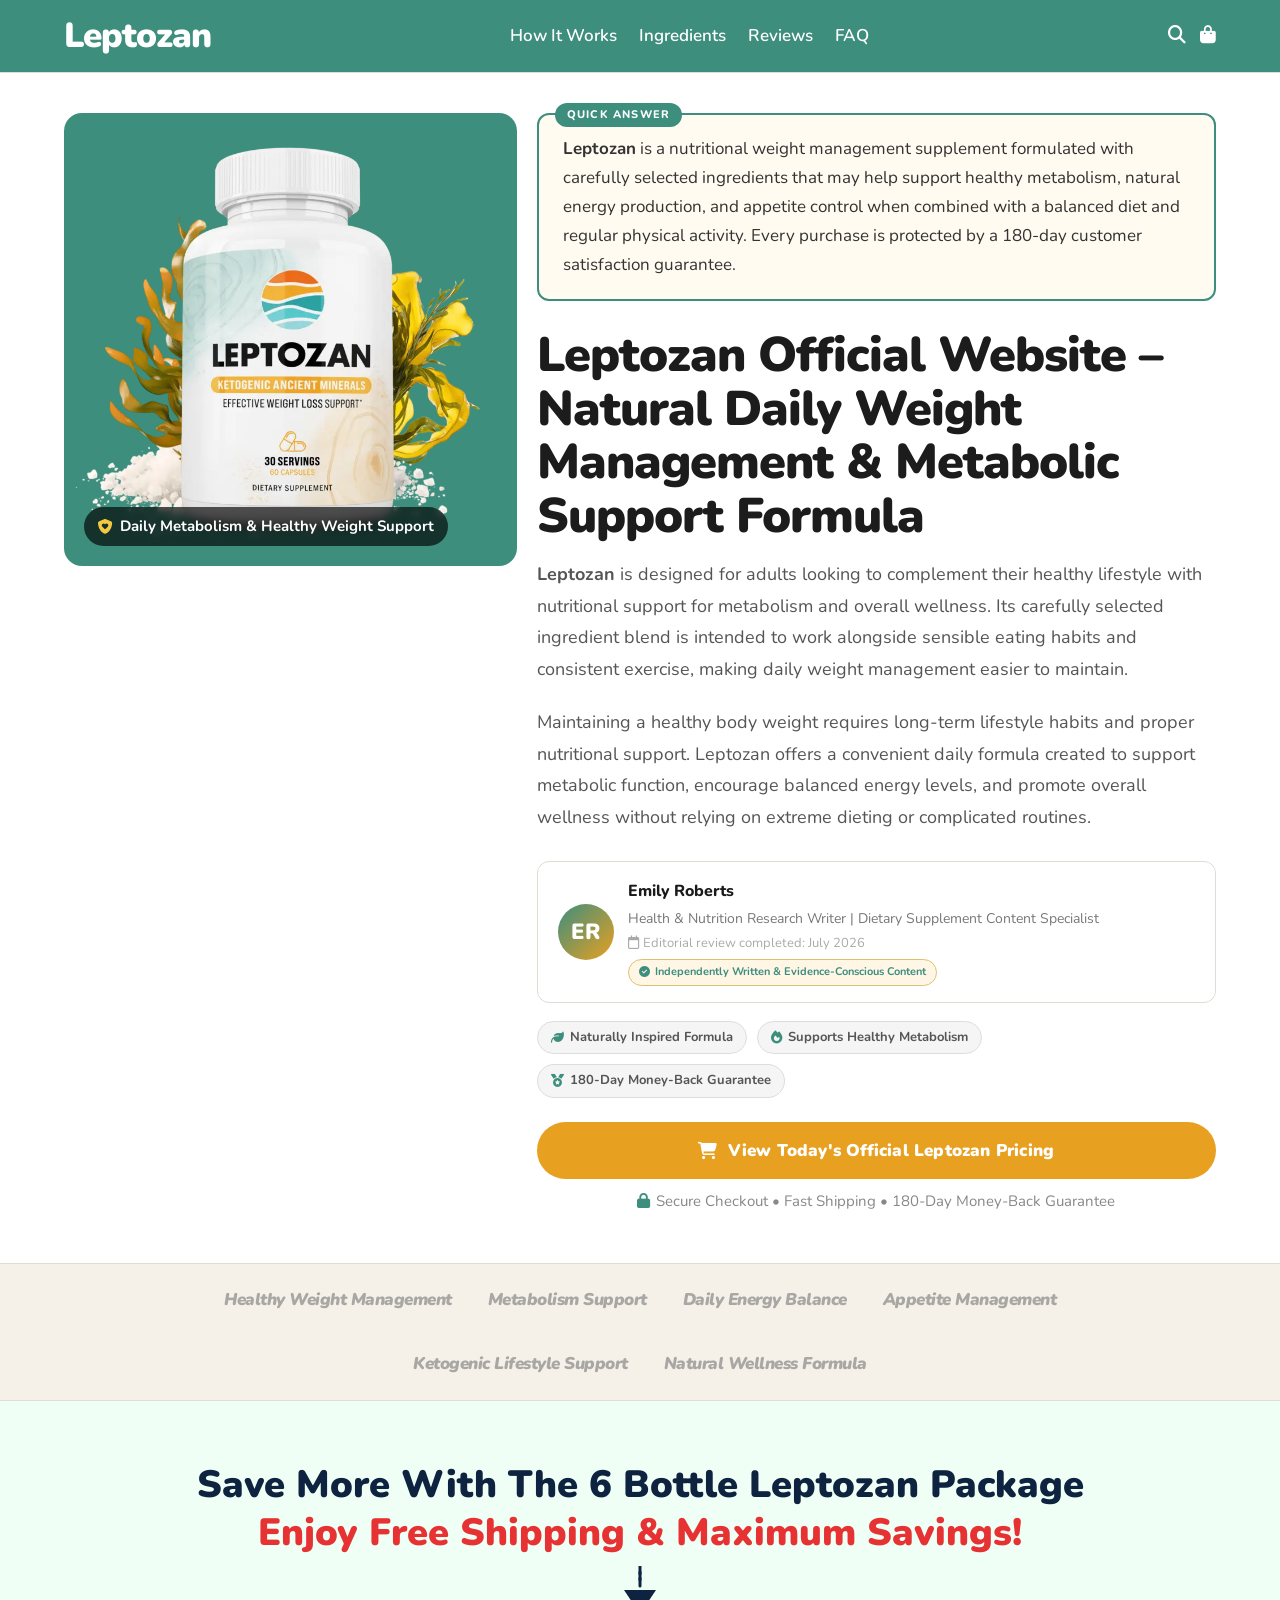
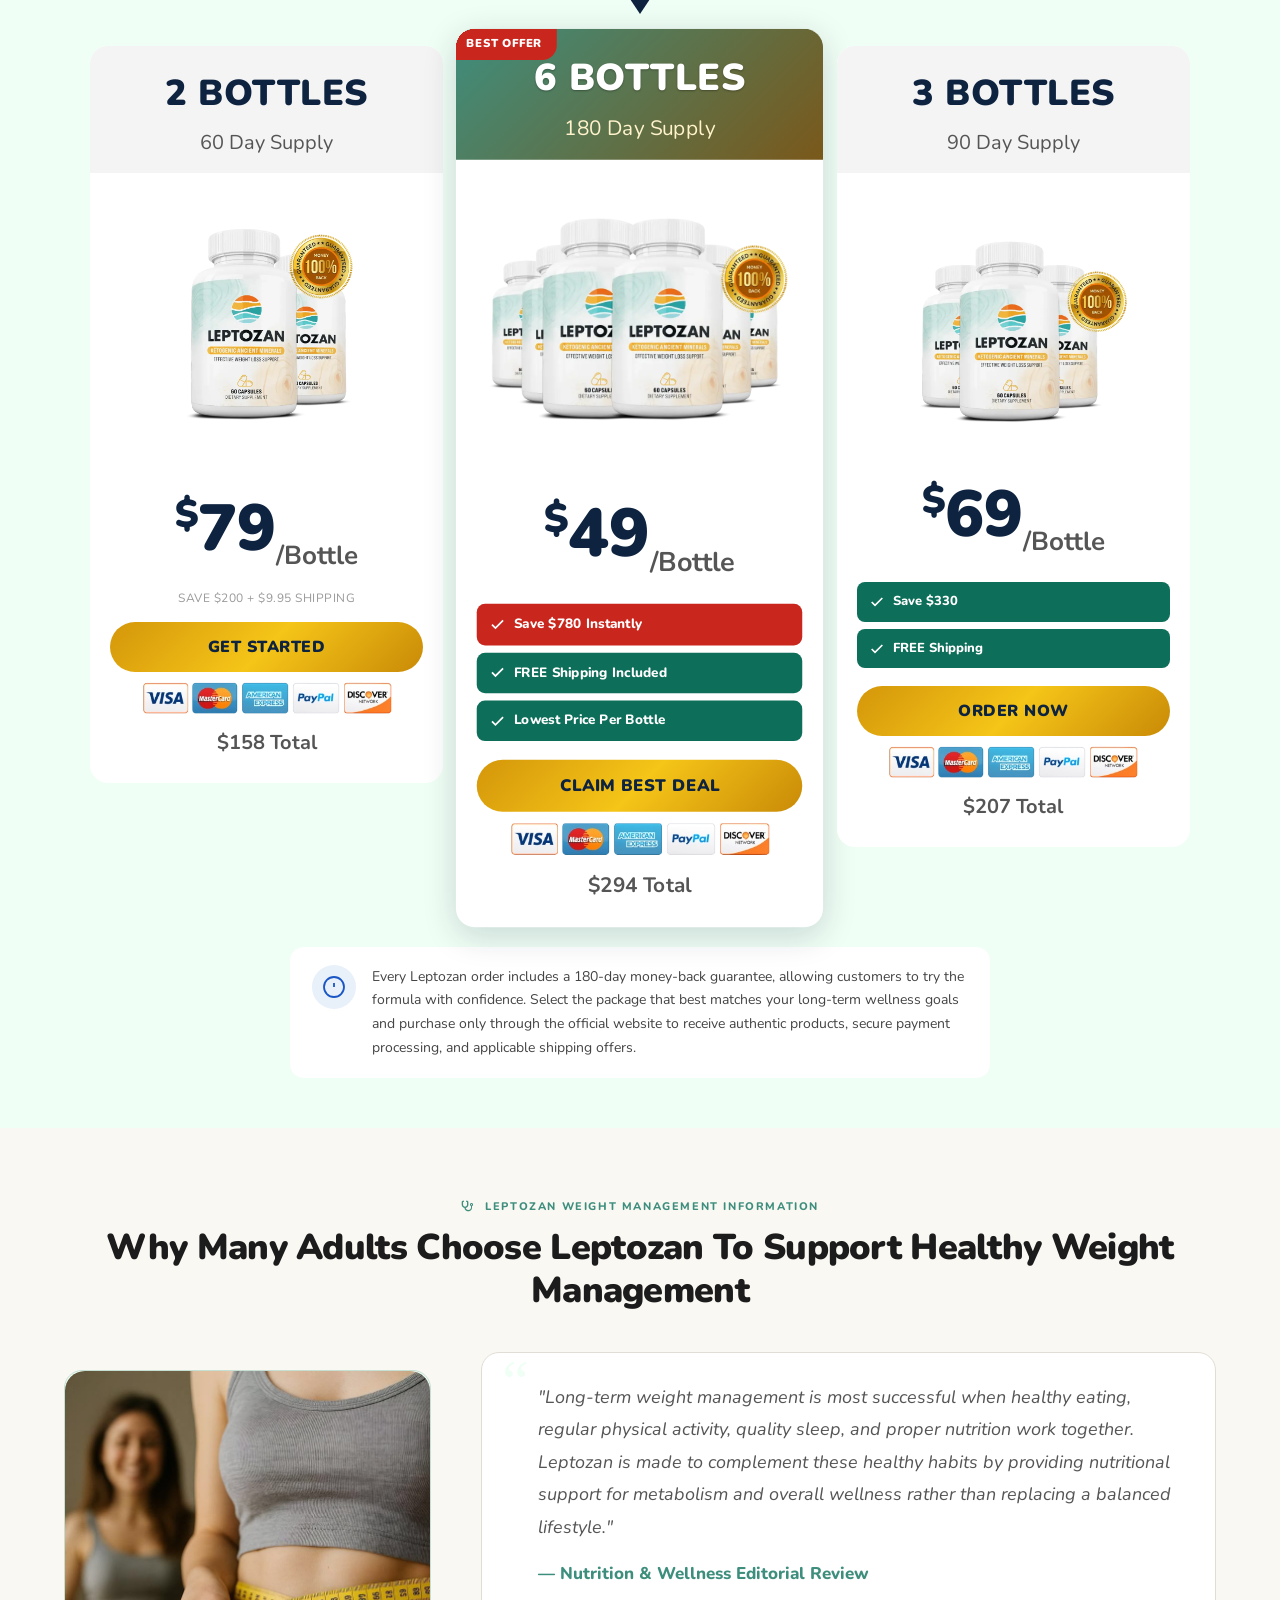
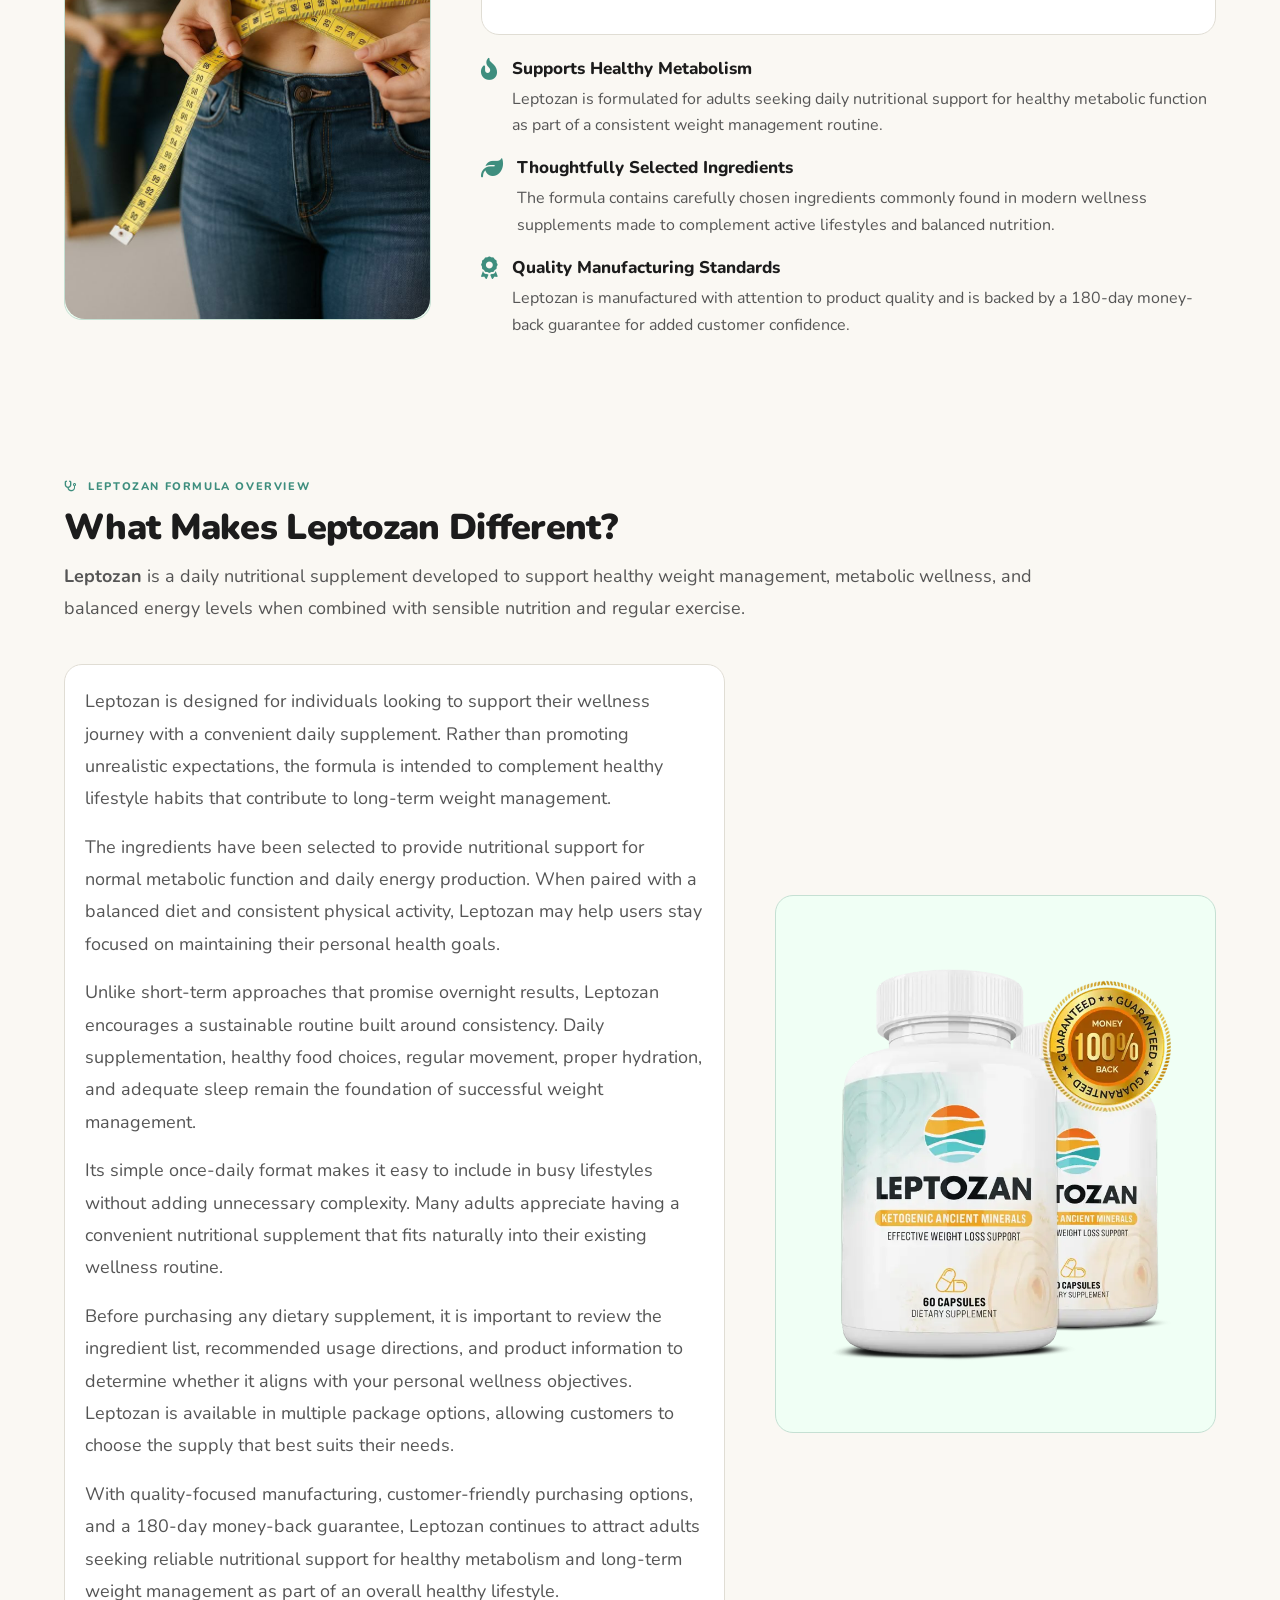
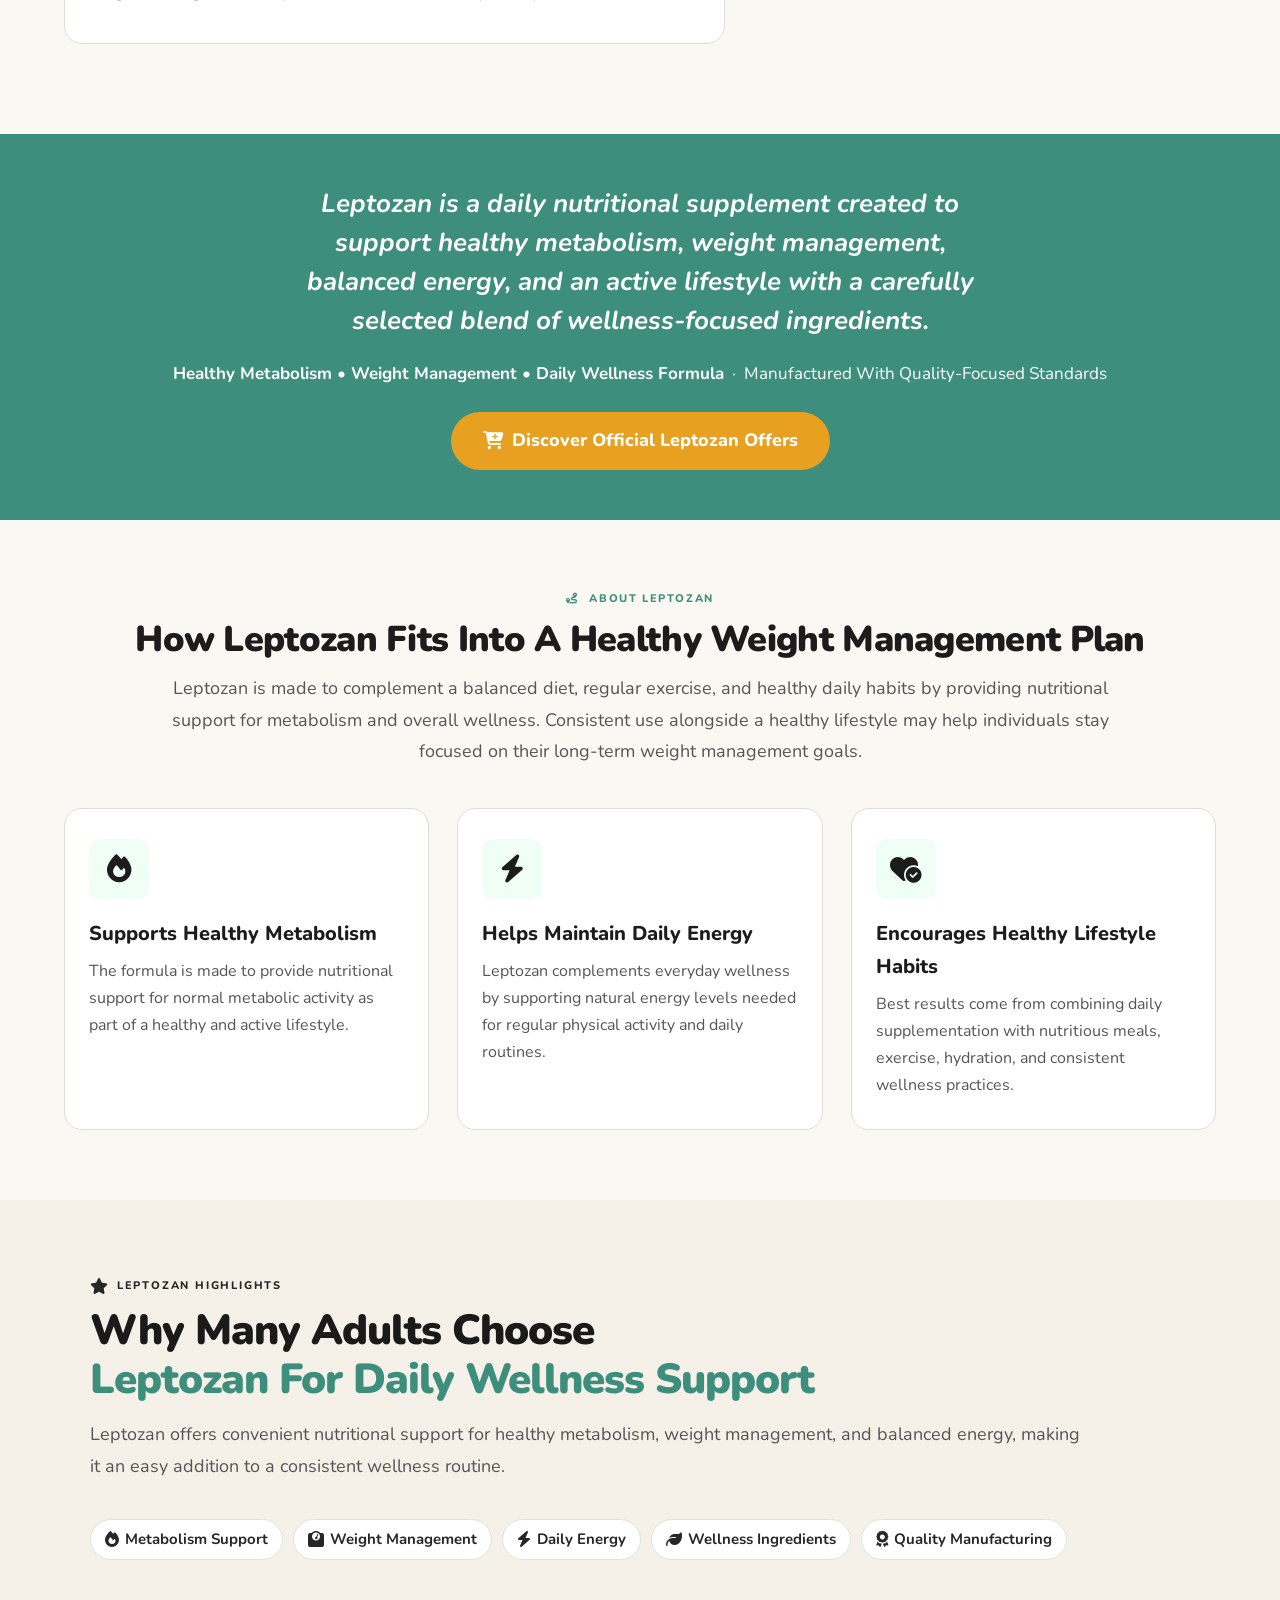
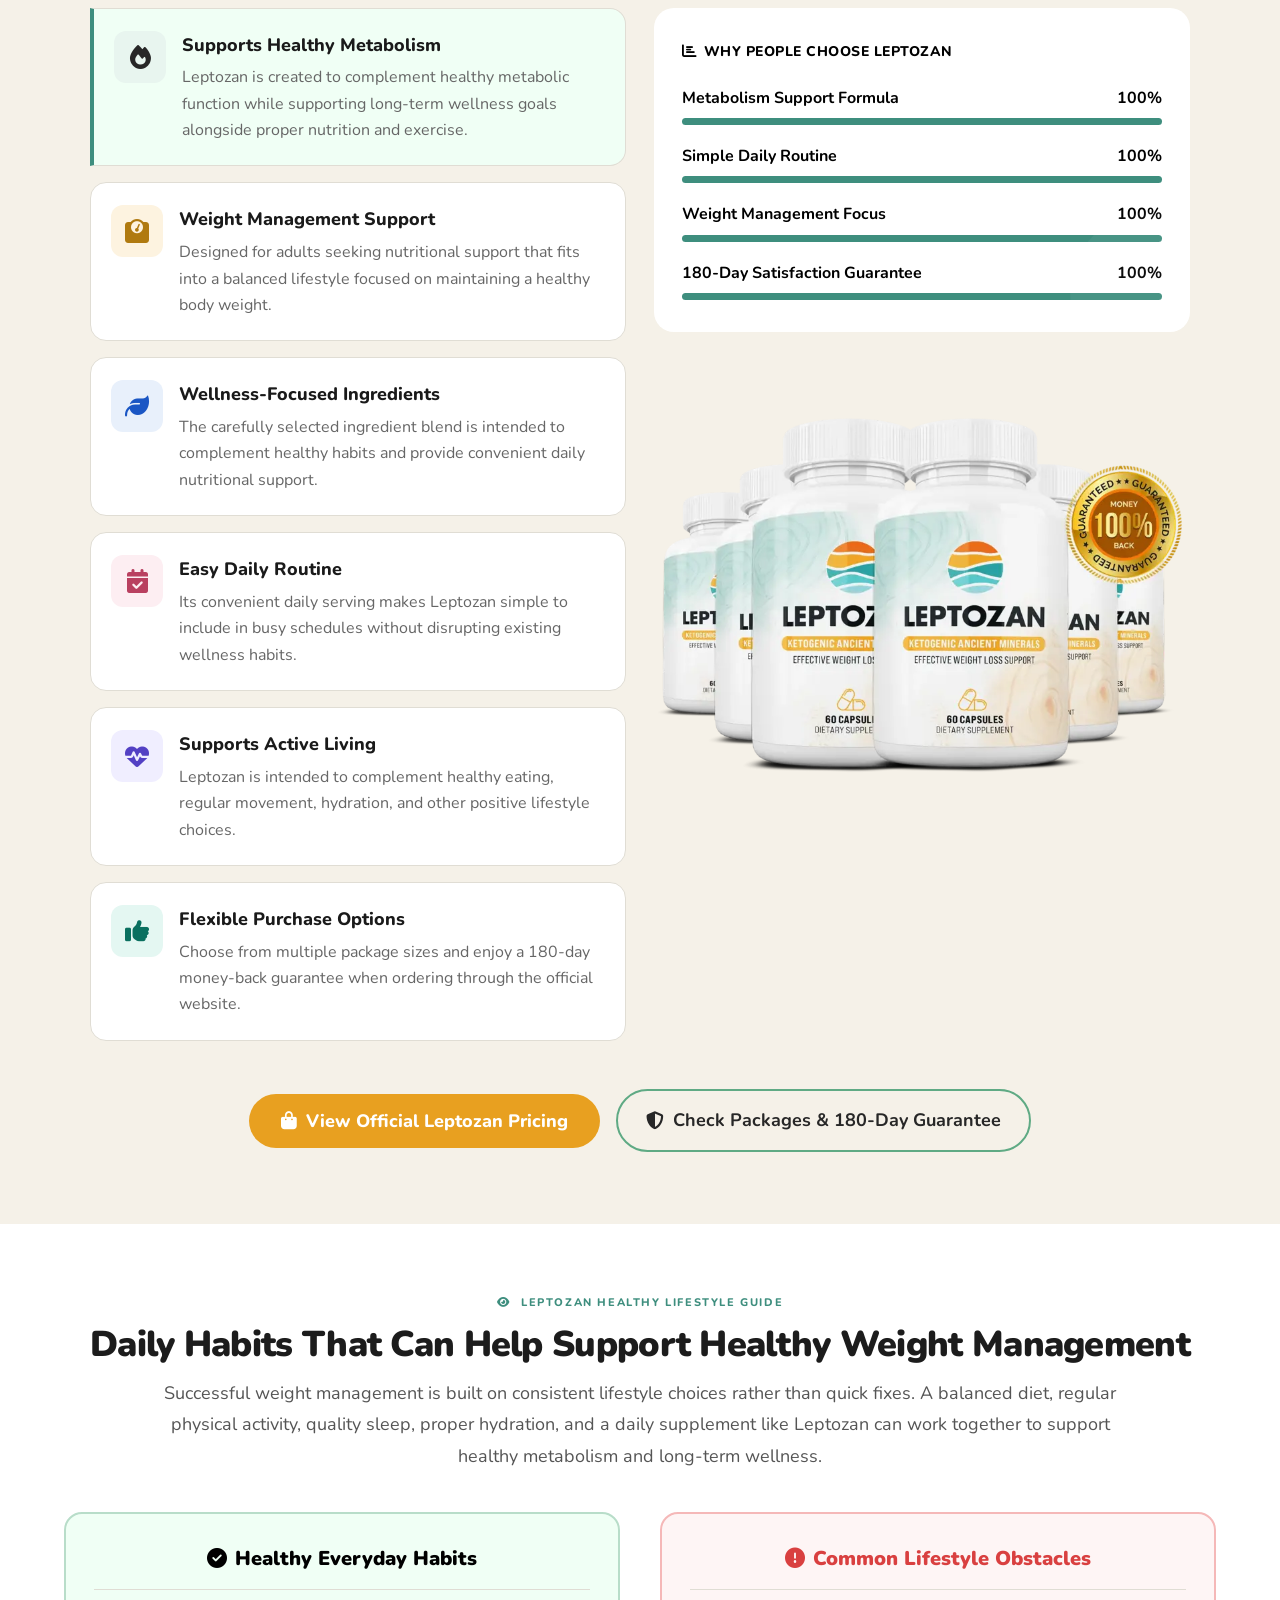
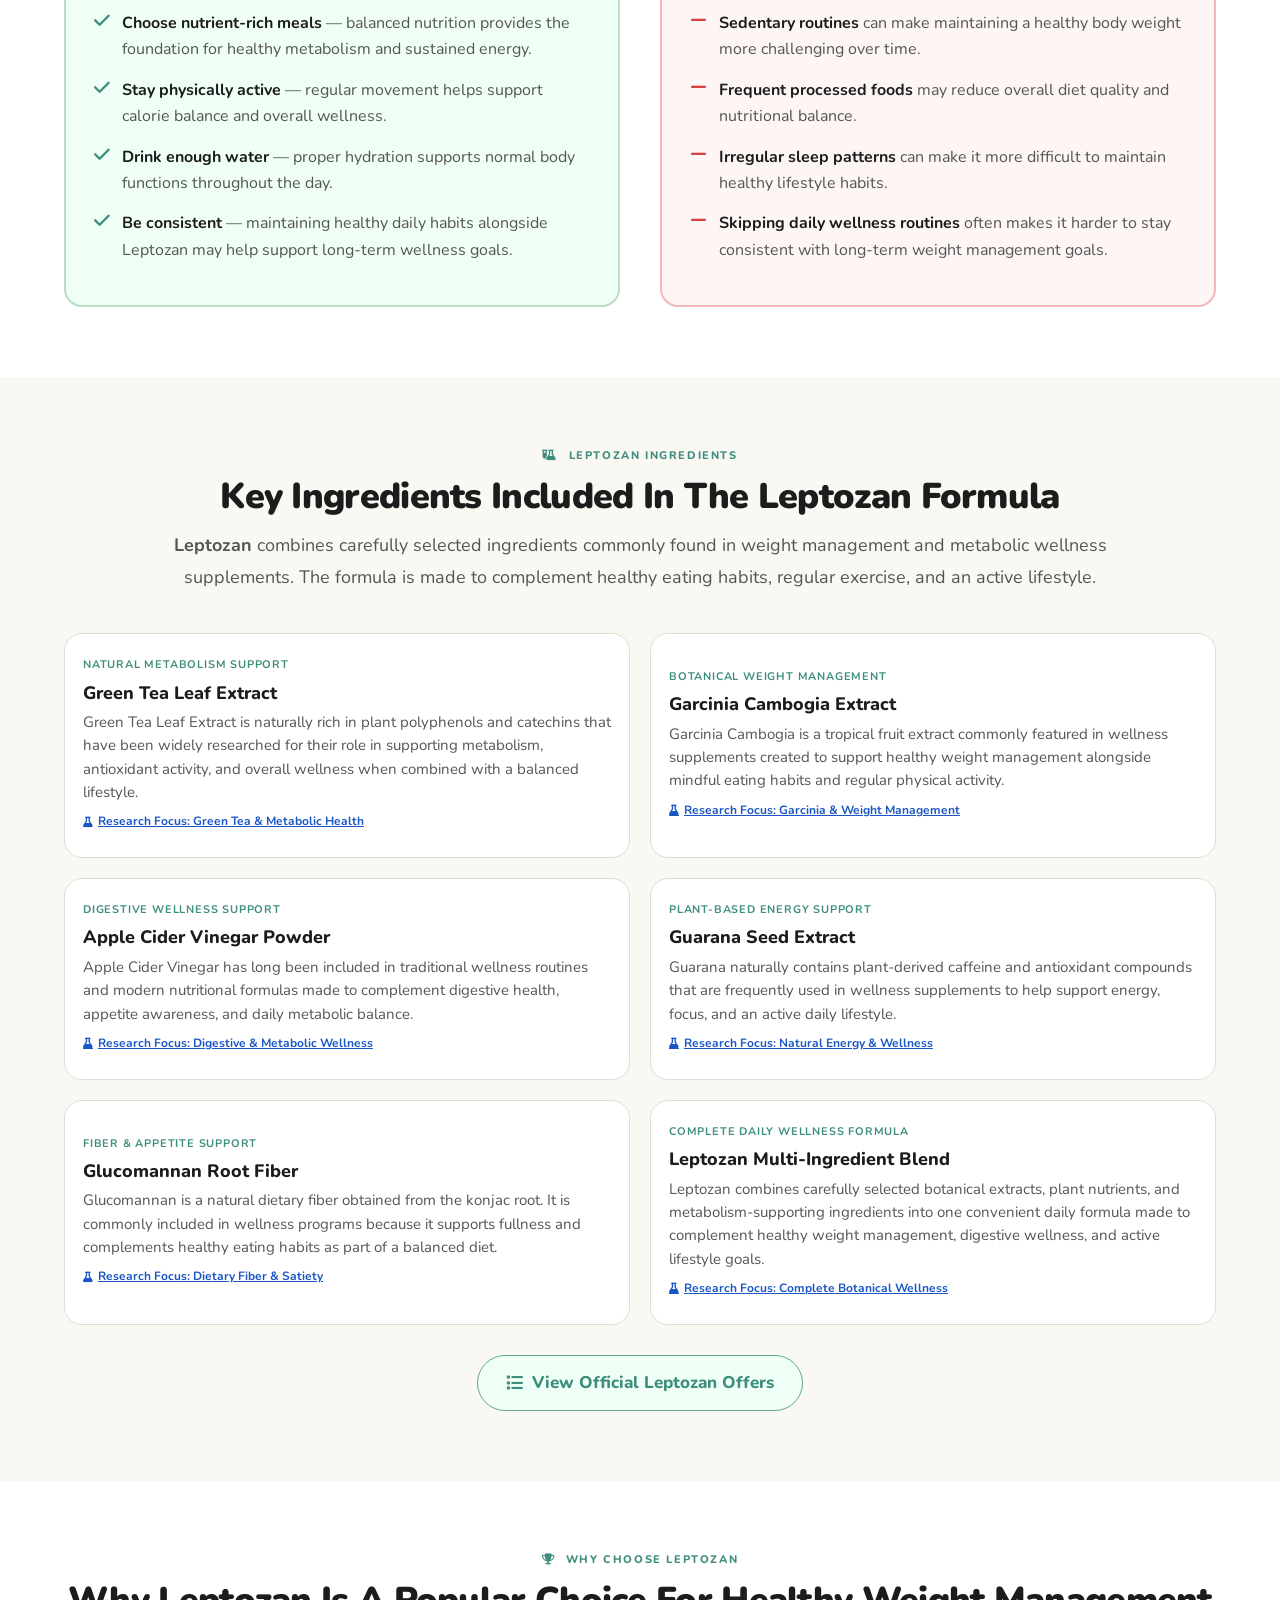
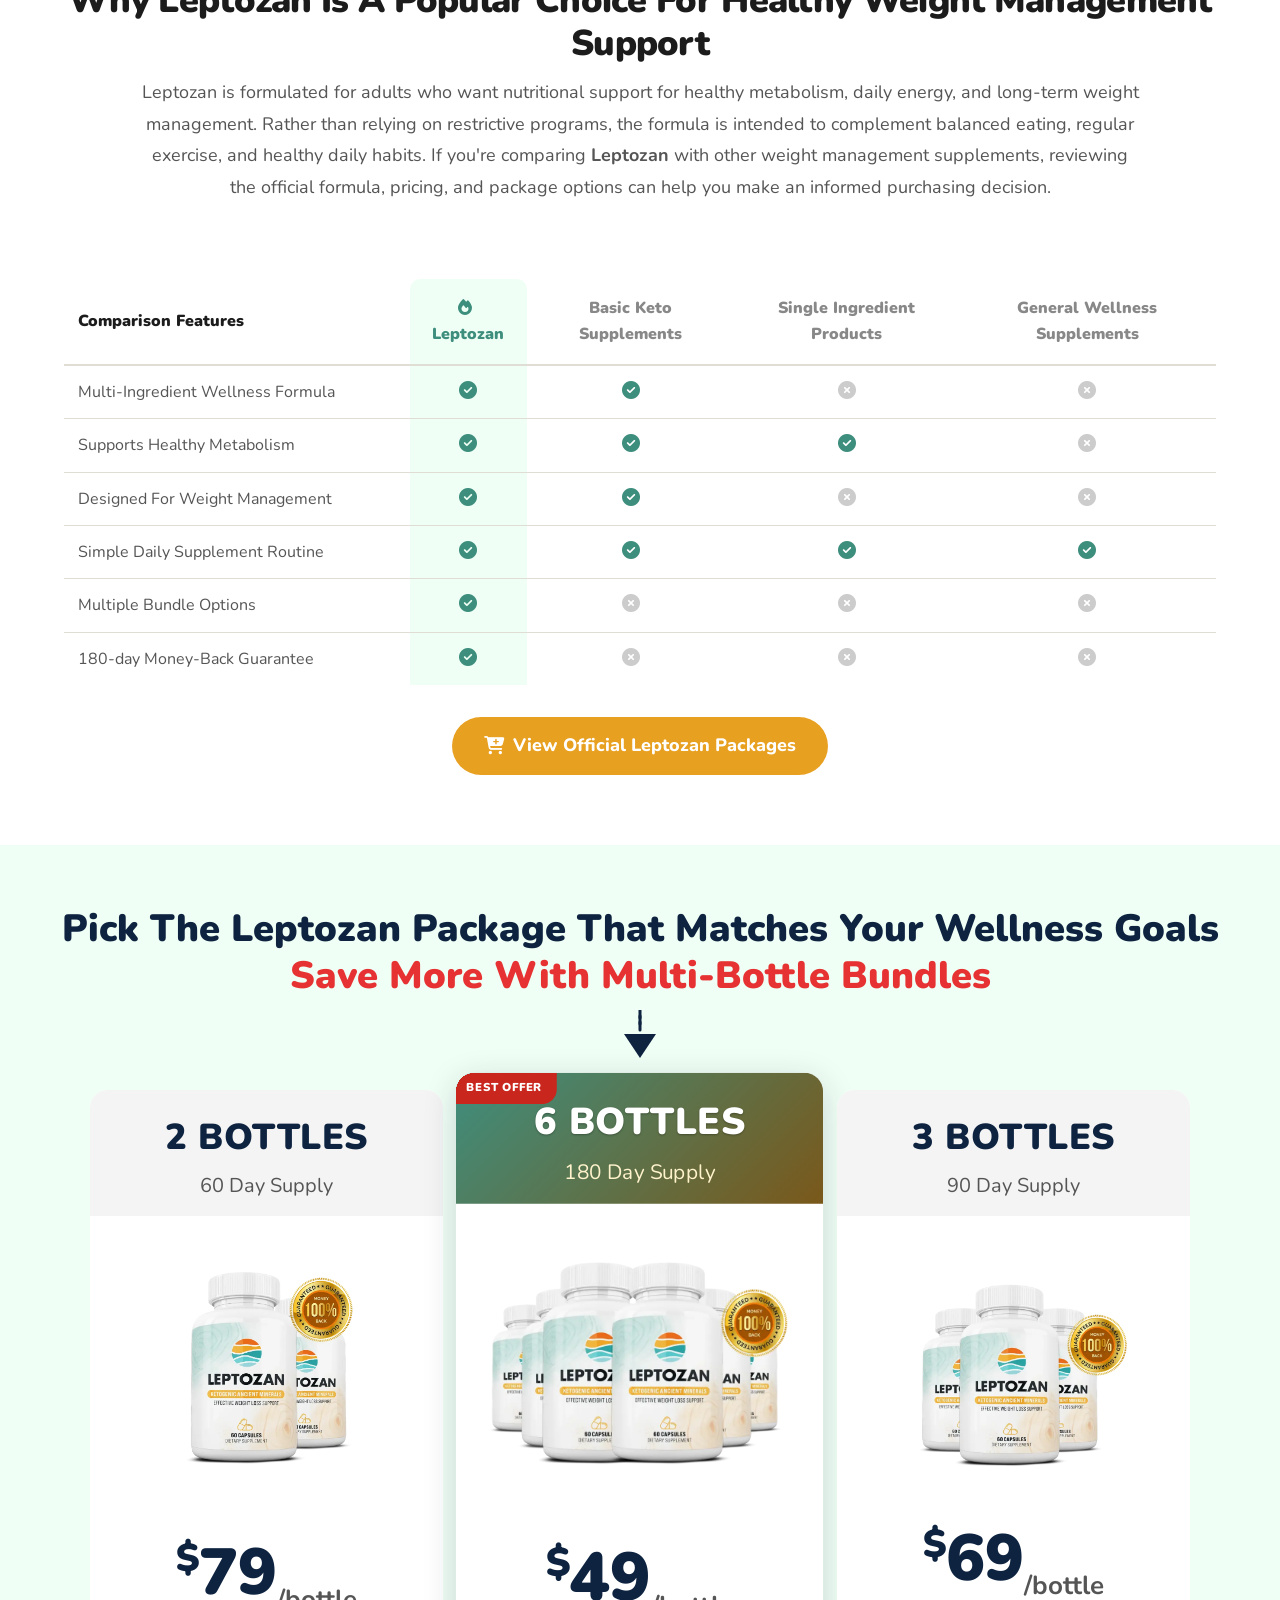
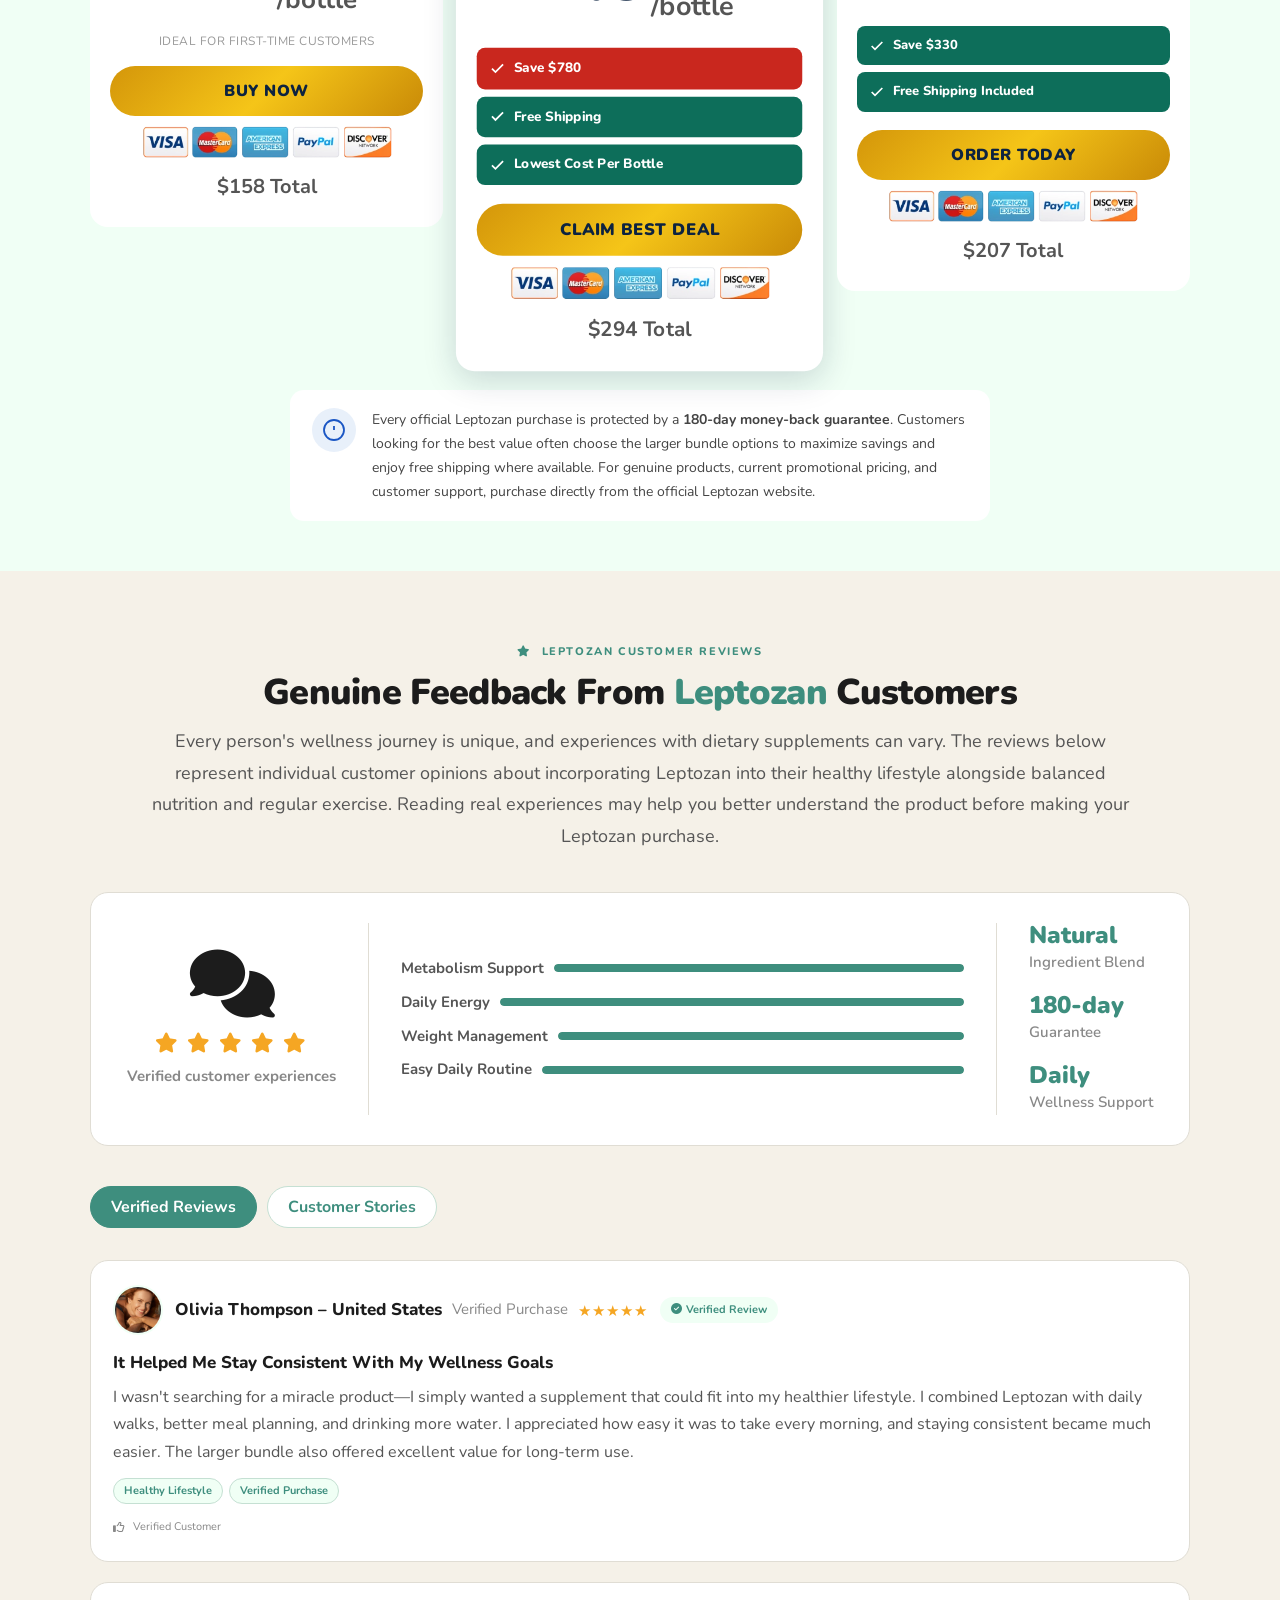
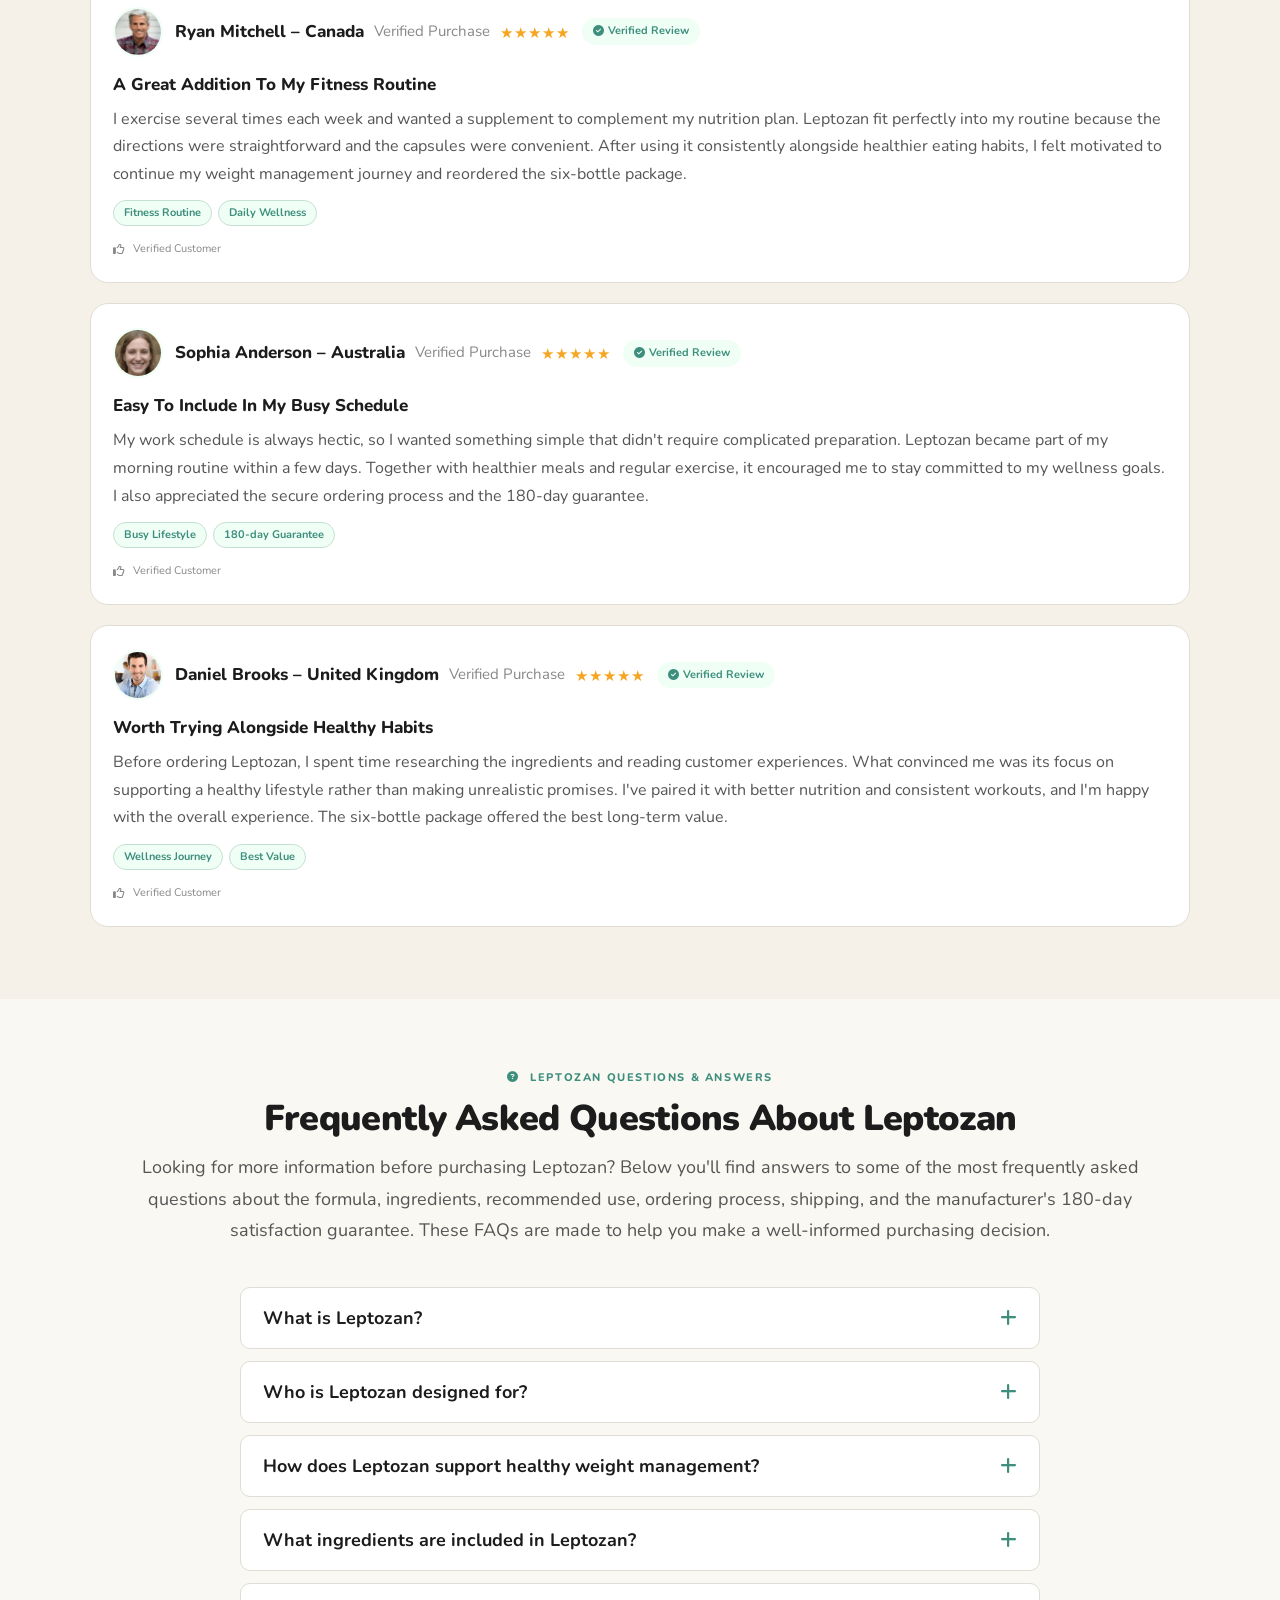
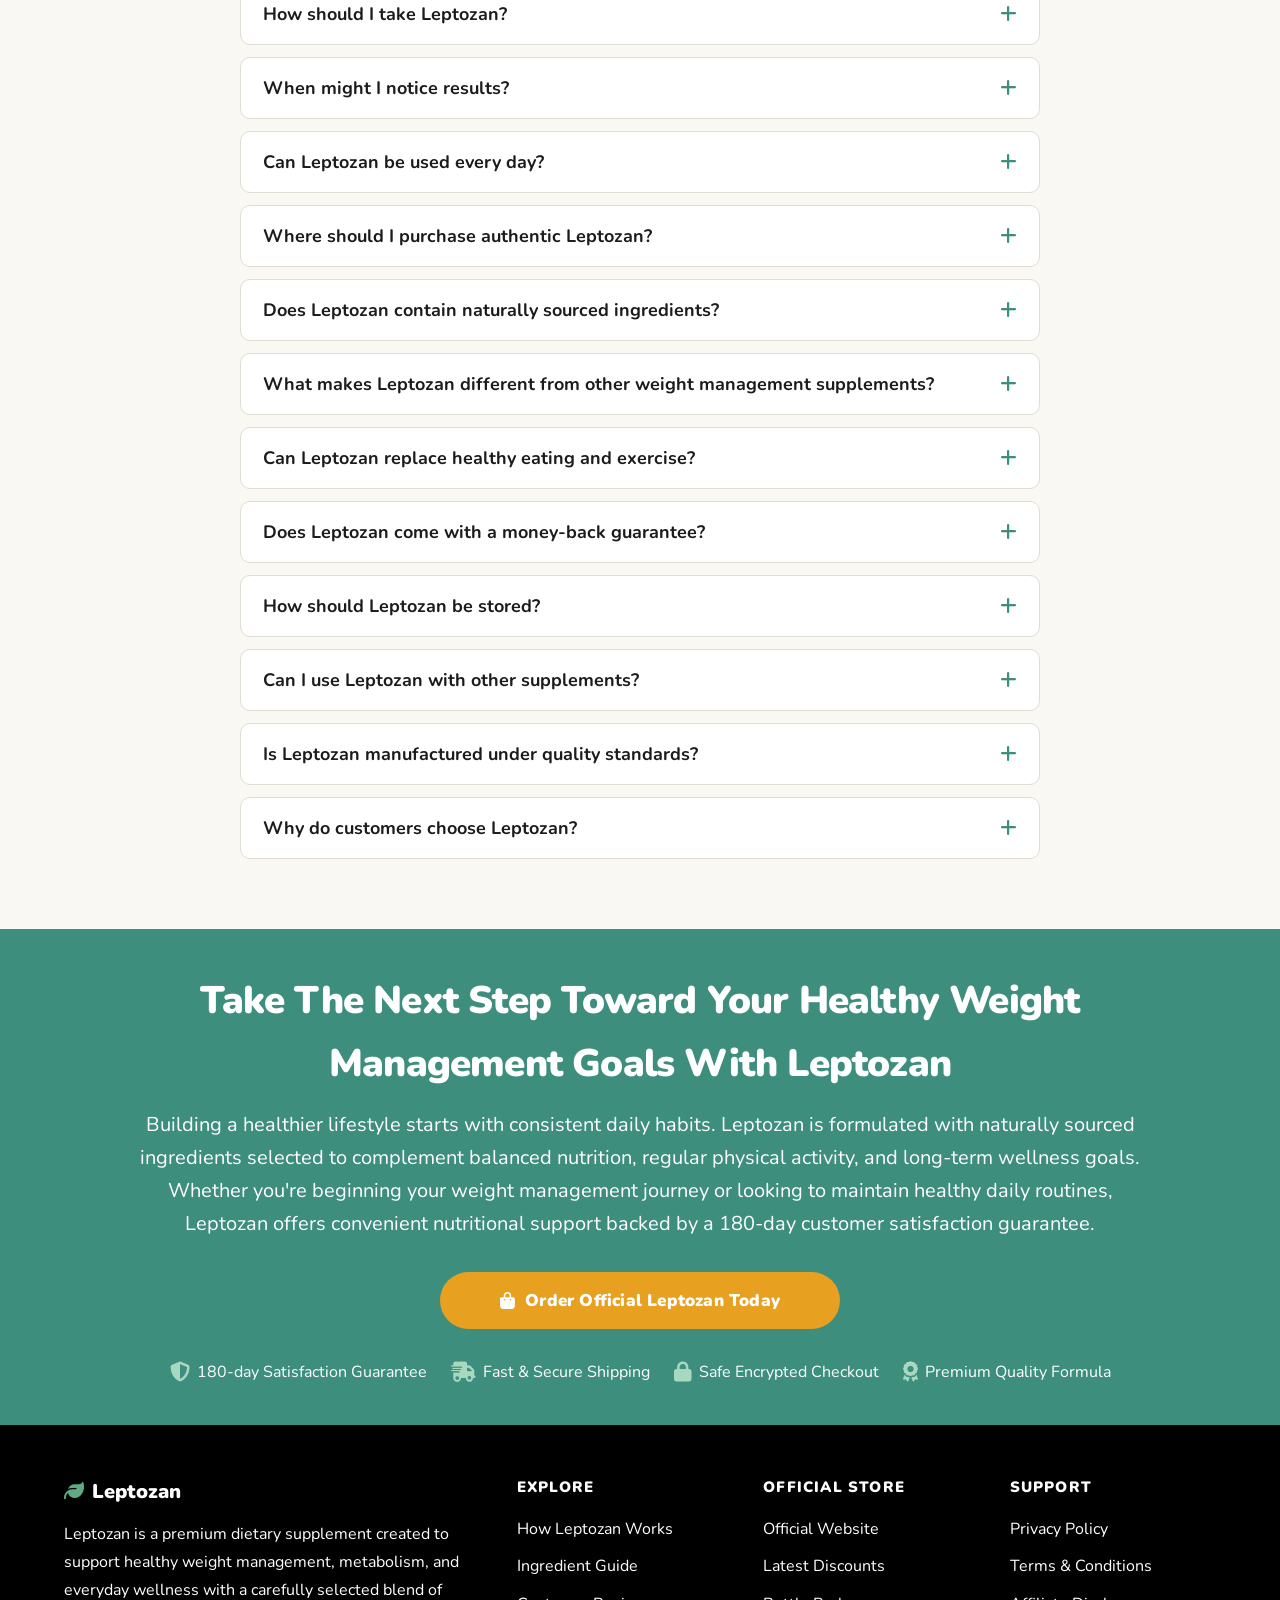
<file: index.html>
<!DOCTYPE html>
<html lang="en">
<head>
<meta charset="UTF-8"/>
<meta name="viewport" content="width=device-width,initial-scale=1.0"/>

<title>Leptozan® Official Website | Natural Weight Support Formula</title>
<meta name="title" content="Leptozan® Official Website | Natural Weight Support Formula">
<meta name="description" content="Leptozan combines naturally sourced ingredients to support healthy weight management when paired with balanced nutrition and active living.">
<meta name="keywords" content="Leptozan, Leptozan Reviews, Leptozan Buy, Buy Leptozan, Leptozan Official Website, Leptozan Official, Leptozan Sale, Leptozan Weight Loss Supplement, Natural Weight Management Supplement">

<meta name="robots" content="index, follow, max-image-preview:large, max-snippet:-1, max-video-preview:-1">
<meta name="googlebot" content="index, follow">
<meta name="bingbot" content="index, follow">
<meta name="author" content="Emily Roberts">
<meta name="language" content="English">
<meta name="revisit-after" content="7 days">
<meta name="rating" content="General">
<meta name="msvalidate.01" content="039B804004E940D673D62DAFD328AF4B" />
<meta name="google-site-verification" content="Ad6GKWeY4YFNDjsSP2HLDUg-nRujrM4-r4nnJozVtqM" />

<link rel="canonical" href="https://leptozen.com/">
<meta property="og:type" content="product">
<meta property="og:title" content="Leptozan® Official Website | Natural Weight Support Formula">
<meta property="og:description" content="Leptozan combines naturally sourced ingredients to support healthy weight management when paired with balanced nutrition and active living.">
<meta property="og:url" content="https://leptozen.com/">
<meta property="og:image" content="https://leptozen.com/assets/images/leptozan-6-bottles.webp">
<meta property="og:site_name" content="Leptozan Official">
<meta property="og:locale" content="en_US">

<meta name="twitter:card" content="summary_large_image">
<meta name="twitter:title" content="Leptozan® Official Website | Natural Weight Support Formula">
<meta name="twitter:description" content="Leptozan combines naturally sourced ingredients to support healthy weight management when paired with balanced nutrition and active living.">
<meta name="twitter:image" content="https://leptozen.com/assets/images/leptozan-6-bottles.webp">

<meta name="theme-color" content="#122B4A">

<link rel="icon" type="image/png" href="./assets/images/leptozan-fav.ico">

<meta name="twitter:label1" content="Product">
<meta name="twitter:data1" content="Leptozan">
<meta name="twitter:label2" content="Category">
<meta name="twitter:data2" content="Weight Management Supplement">

<link rel="preload" as="image" href="https://leptozen.com/assets/images/leptozan-6-bottles.webp">

<script type="application/ld+json">
{
  "@context":"https://schema.org",
  "@graph":[
    {
      "@type":"Organization",
      "@id":"https://leptozen.com/#organization",
      "name":"Leptozan Buy",
      "url":"https://leptozen.com/",
      "logo":{
        "@type":"ImageObject",
        "url":"https://leptozen.com/assets/images/leptozan-fav.ico"
      },
      "sameAs":[
        "https://www.facebook.com/share/1BvrYy3se2/",
        "https://www.instagram.com/lepto_zan?utm_source=qr&igsh=MWNiMXN4ZzlvazhkNQ=="
      ]
    },

    {
      "@type":"WebSite",
      "@id":"https://leptozen.com/#website",
      "url":"https://leptozen.com/",
      "name":"Leptozan",
      "publisher":{
        "@id":"https://leptozen.com/#organization"
      },
      "potentialAction":{
        "@type":"SearchAction",
        "target":"https://leptozen.com/?s={search_term_string}",
        "query-input":"required name=search_term_string"
      }
    },

    {
      "@type":"WebPage",
      "@id":"https://leptozen.com/#webpage",
      "url":"https://leptozen.com/",
      "name":"Leptozan Reviews, Benefits, Ingredients, Pricing & Official Website",
      "isPartOf":{
        "@id":"https://leptozen.com/#website"
      },
      "about":{
        "@id":"https://leptozen.com/#product"
      },
      "description":"Independent Leptozan review covering ingredients, pricing, bottle packages, guarantee, FAQs and official ordering information.",
      "breadcrumb":{
        "@id":"https://leptozen.com/#breadcrumb"
      },
      "primaryImageOfPage":{
        "@type":"ImageObject",
        "url":"https://leptozen.com/assets/images/leptozan-6-bottles.webp"
      },
      "inLanguage":"en-US",
      "datePublished":"2026-07-11",
      "dateModified":"2026-07-11"
    },

    {
      "@type":"BreadcrumbList",
      "@id":"https://leptozen.com/#breadcrumb",
      "itemListElement":[
        {
          "@type":"ListItem",
          "position":1,
          "name":"Home",
          "item":"https://leptozen.com/"
        },
        {
          "@type":"ListItem",
          "position":2,
          "name":"Leptozan Review"
        }
      ]
    },

    {
      "@type":"Person",
      "@id":"https://leptozen.com/#author",
      "name":"Editorial Review Team",
      "url":"https://leptozen.com/about-author",
      "jobTitle":"Health Content Reviewer"
    },

    {
      "@type":"Product",
      "@id":"https://leptozen.com/#product",
      "name":"Leptozan",
      "image":[
        "https://leptozen.com/assets/images/leptozan-6-bottles.webp",
        "https://leptozen.com/assets/images/leptozan-3-bottles.webp",
        "https://leptozen.com/assets/images/leptozan-2-bottles.webp"
      ],
      "description":"Leptozan is a dietary supplement formulated with carefully selected natural ingredients to support healthy weight management and metabolic wellness as part of a balanced lifestyle.",
      "brand":{
        "@type":"Brand",
        "name":"Leptozan"
      },
      "category":"Dietary Supplement",
      "sku":"LEPTOZAN",
      "offers":{
        "@type":"AggregateOffer",
        "url":"https://leptozen.com/order",
        "priceCurrency":"USD",
        "lowPrice":"49",
        "highPrice":"79",
        "offerCount":"3",
        "availability":"https://schema.org/InStock"
      },
      "aggregateRating":{
        "@type":"AggregateRating",
        "ratingValue":"4.8",
        "bestRating":"5",
        "ratingCount":"2847"
      }
    },

    {
      "@type":"Review",
      "@id":"https://leptozen.com/#review",
      "itemReviewed":{
        "@id":"https://leptozen.com/#product"
      },
      "author":{
        "@id":"https://leptozen.com/#author"
      },
      "reviewRating":{
        "@type":"Rating",
        "ratingValue":"4.8",
        "bestRating":"5"
      },
      "reviewBody":"This independent review examines Leptozan, including its ingredients, pricing, guarantee, package options and customer information to help readers make an informed purchasing decision."
    },

    {
      "@type":"FAQPage",
      "@id":"https://leptozen.com/#faq",
      "mainEntity":[

        {
          "@type":"Question",
          "name":"What is Leptozan?",
          "acceptedAnswer":{
            "@type":"Answer",
            "text":"Leptozan is a dietary supplement formulated with natural ingredients made to complement healthy weight management and metabolic wellness as part of a balanced lifestyle."
          }
        },

        {
          "@type":"Question",
          "name":"Who can use Leptozan?",
          "acceptedAnswer":{
            "@type":"Answer",
            "text":"Leptozan is intended for healthy adults. Individuals with existing medical conditions, pregnant or nursing women, and those taking medication should consult a healthcare professional before use."
          }
        },

        {
          "@type":"Question",
          "name":"How should Leptozan be taken?",
          "acceptedAnswer":{
            "@type":"Answer",
            "text":"Always follow the directions provided on the official product label. Consistent daily use together with a balanced diet and regular exercise is recommended."
          }
        },

        {
          "@type":"Question",
          "name":"Where can I buy Leptozan?",
          "acceptedAnswer":{
            "@type":"Answer",
            "text":"Many customers purchase Leptozan through the official website to receive current pricing, promotional offers and the manufacturer's guarantee."
          }
        },

        {
          "@type":"Question",
          "name":"Does Leptozan offer a money-back guarantee?",
          "acceptedAnswer":{
            "@type":"Answer",
            "text":"According to the manufacturer, Leptozan purchases are covered by a 90-day money-back guarantee. Review the official return policy for complete details."
          }
        }

      ]
    }

  ]
}
</script>

<script type="application/ld+json">
{
 "@context":"https://schema.org",
 "@type":"WebPage",
 "speakable":{
   "@type":"SpeakableSpecification",
   "cssSelector":[
      ".hero",
      ".product-summary",
      ".faq-section"
   ]
 },
 "url":"https://leptozen.com/"
}
</script>

<script type="application/ld+json">
{
 "@context":"https://schema.org",
 "@type":"ImageObject",
 "contentUrl":"https://leptozen.com/assets/images/leptozan-6-bottles.webp",
 "name":"Leptozan Supplement",
 "caption":"Leptozan Official Supplement Bottle"
}
</script>

<link rel="stylesheet" href="https://cdnjs.cloudflare.com/ajax/libs/font-awesome/6.5.0/css/all.min.css"/>
<link href="https://fonts.googleapis.com/css2?family=Nunito:wght@400;500;600;700;800;900&display=swap" rel="stylesheet"/>
<link rel="stylesheet" href="./assets/css/styles.css"/>

</head>
<body>


  <!-- NAV -->
  <nav>
    <div class="nav-inner">
      <a href="https://leptozen.com/order" class="nav-logo">Leptozan</a>
      <ul class="nav-links" id="navLinks">
        <li><a href="#how-it-works">How It Works</a></li>
        <li><a href="#ingredients">Ingredients</a></li>
        <li><a href="#reviews">Reviews</a></li>
        <li><a href="#faq">FAQ</a></li>
      </ul>
      <div class="nav-right">
        <a href="https://leptozen.com/order" aria-label="Search"><i class="fa-solid fa-magnifying-glass"></i></a>
        <a href="https://leptozen.com/order" aria-label="Cart"><i class="fa-solid fa-bag-shopping"></i></a>
        <button class="nav-burger" id="navBurger" aria-label="Toggle menu"><i class="fa-solid fa-bars"></i></button>
      </div>
    </div>
  </nav>

<div style="max-width:1300px;margin:0 auto;padding:0 5vw">
  <div class="hero" style="padding-left:0;padding-right:0">


<div class="hero-img-wrap">
  <div class="hero-img-placeholder">
    <img src="./assets/images/leptozan-product.webp" alt="Leptozan Weight Management Supplement">
  </div>
  <div class="hero-img-badge">
    <i class="fa-solid fa-shield-heart"></i>
    Daily Metabolism & Healthy Weight Support
  </div>
</div>

<div>

  <div class="aeo-answer-block">
    <p><strong>Leptozan</strong> is a nutritional weight management supplement formulated with carefully selected ingredients that may help support healthy metabolism, natural energy production, and appetite control when combined with a balanced diet and regular physical activity. Every purchase is protected by a 180-day customer satisfaction guarantee.</p>
  </div>

  <h1>Leptozan Official Website – Natural Daily Weight Management & Metabolic Support Formula</h1>

  <p class="hero-desc">
    <a href="https://leptozen.com/"><strong>Leptozan</strong></a> is designed for adults looking to complement their healthy lifestyle with nutritional support for metabolism and overall wellness. Its carefully selected ingredient blend is intended to work alongside sensible eating habits and consistent exercise, making daily weight management easier to maintain.
  </p>

  <p class="hero-desc">
    Maintaining a healthy body weight requires long-term lifestyle habits and proper nutritional support. Leptozan offers a convenient daily formula created to support metabolic function, encourage balanced energy levels, and promote overall wellness without relying on extreme dieting or complicated routines.
  </p>

  <div class="author-bio-box">
    <div class="author-avatar">ER</div>
    <div class="author-bio-text">
      <div class="author-name">Emily Roberts</div>
      <div class="author-title">Health & Nutrition Research Writer | Dietary Supplement Content Specialist</div>
      <div class="author-updated"><i class="fa-regular fa-calendar" style="margin-right:4px"></i>Editorial review completed: July 2026</div>
      <div class="author-badge"><i class="fa-solid fa-circle-check"></i> Independently Written & Evidence-Conscious Content</div>
    </div>
  </div>

  <div class="trust-strip">
    <span class="trust-badge"><i class="fa-solid fa-leaf"></i> Naturally Inspired Formula</span>
    <span class="trust-badge"><i class="fa-solid fa-fire"></i> Supports Healthy Metabolism</span>
    <span class="trust-badge"><i class="fa-solid fa-medal"></i> 180-Day Money-Back Guarantee</span>
  </div>

  <div class="bundle-section" style="margin-top:24px">
    <button class="cta-btn" onclick="window.open('https://leptozen.com/order','_blank')">
      <i class="fa-solid fa-cart-shopping"></i>
      View Today's Official Leptozan Pricing
    </button>
    <p class="cta-sub">
      <i class="fa-solid fa-lock"></i>
      Secure Checkout • Fast Shipping • 180-Day Money-Back Guarantee
    </p>
  </div>

</div>


  </div>
</div>

<!-- PRESS STRIP -->
<div class="press-strip">
  <div class="press-inner">
    <span class="press-item">Healthy Weight Management</span>
    <span class="press-item">Metabolism Support</span>
    <span class="press-item">Daily Energy Balance</span>
    <span class="press-item">Appetite Management</span>
    <span class="press-item">Ketogenic Lifestyle Support</span>
    <span class="press-item">Natural Wellness Formula</span>
  </div>
</div>


<section class="ps-root">
  <h2 class="ps-headline">
    Save More With The 6 Bottle Leptozan Package<br>
    <span>Enjoy Free Shipping & Maximum Savings!</span>
  </h2>

  <div class="ps-arrow">
    <svg viewBox="0 0 36 48" fill="none" xmlns="http://www.w3.org/2000/svg">
      <line x1="18" y1="0" x2="18" y2="8" stroke="#0d2340" stroke-width="3" stroke-linecap="round"/>
      <line x1="18" y1="6" x2="18" y2="14" stroke="#0d2340" stroke-width="3" stroke-linecap="round"/>
      <line x1="18" y1="12" x2="18" y2="20" stroke="#0d2340" stroke-width="3" stroke-linecap="round"/>
      <polygon points="18,48 2,24 34,24" fill="#0d2340"/>
    </svg>
  </div>

  <div class="ps-grid">

    <!-- 2 BOTTLE -->
    <div class="ps-card">
      <div class="ps-card-header" style="width:100%">
        <h3>2 BOTTLES</h3>
        <p>60 Day Supply</p>
      </div>
      <div class="ps-card-inner">
        <div class="ps-img-wrap">
          <img src="./assets/images/leptozan-2-bottles.webp" class="pc-img" alt="Leptozan 2 Bottle Package">
        </div>
        <div class="ps-price">
          <div class="ps-price-big"><sup>$</sup>79<sub>/Bottle</sub></div>
        </div>
        <p class="ps-shipping">Save $200 + $9.95 Shipping</p>
        <button class="ps-btn" onclick="window.open('https://leptozen.com/order','_blank')">Get Started</button>
        <div class="ps-payments">
          <img src="./assets/images/cards_cc.webp" alt="secure payment methods">
        </div>
        <p class="ps-total">$158 Total</p>
      </div>
    </div>

    <!-- 6 BOTTLES -->
    <div class="ps-card ps-card-featured">
      <div class="ps-best-badge">BEST OFFER</div>
      <div class="ps-card-header ps-card-header-gold" style="width:100%">
        <h3>6 BOTTLES</h3>
        <p>180 Day Supply</p>
      </div>
      <div class="ps-card-inner">
        <div class="ps-img-wrap">
          <img src="./assets/images/leptozan-6-bottles.webp" class="pc-img" alt="Leptozan 6 Bottle Package">
        </div>
        <div class="ps-price">
          <div class="ps-price-big"><sup>$</sup>49<sub>/Bottle</sub></div>
        </div>
        <div style="height:8px"></div>
        <div class="ps-perks">
          <div class="ps-perk ps-perk-red"><svg viewBox="0 0 24 24"><polyline points="20 6 9 17 4 12"/></svg>Save $780 Instantly</div>
          <div class="ps-perk ps-perk-teal"><svg viewBox="0 0 24 24"><polyline points="20 6 9 17 4 12"/></svg>FREE Shipping Included</div>
          <div class="ps-perk ps-perk-teal"><svg viewBox="0 0 24 24"><polyline points="20 6 9 17 4 12"/></svg>Lowest Price Per Bottle</div>
        </div>
        <button class="ps-btn" onclick="window.open('https://leptozen.com/order','_blank')">Claim Best Deal</button>
        <div class="ps-payments">
          <img src="./assets/images/cards_cc.webp" alt="secure payment methods">
        </div>
        <p class="ps-total">$294 Total</p>
      </div>
    </div>

    <!-- 3 BOTTLES -->
    <div class="ps-card">
      <div class="ps-card-header" style="width:100%">
        <h3>3 BOTTLES</h3>
        <p>90 Day Supply</p>
      </div>
      <div class="ps-card-inner">
        <div class="ps-img-wrap">
          <img src="./assets/images/leptozan-3-bottles.webp" class="pc-img" alt="Leptozan 3 Bottle Package">
        </div>
        <div class="ps-price">
          <div class="ps-price-big"><sup>$</sup>69<sub>/Bottle</sub></div>
        </div>
        <div style="height:8px"></div>
        <div class="ps-perks">
          <div class="ps-perk ps-perk-teal"><svg viewBox="0 0 24 24"><polyline points="20 6 9 17 4 12"/></svg>Save $330</div>
          <div class="ps-perk ps-perk-teal"><svg viewBox="0 0 24 24"><polyline points="20 6 9 17 4 12"/></svg>FREE Shipping</div>
        </div>
        <button class="ps-btn" onclick="window.open('https://leptozen.com/order','_blank')">Order Now</button>
        <div class="ps-payments">
          <img src="./assets/images/cards_cc.webp" alt="secure payment methods">
        </div>
        <p class="ps-total">$207 Total</p>
      </div>
    </div>

  </div>

  <div class="ps-footer">
    <div class="ps-footer-icon">
      <svg viewBox="0 0 24 24"><circle cx="12" cy="12" r="10"/><path d="M12 8v4m0 4h.01"/></svg>
    </div>
    <p>Every Leptozan order includes a 180-day money-back guarantee, allowing customers to try the formula with confidence. Select the package that best matches your long-term wellness goals and purchase only through the official website to receive authentic products, secure payment processing, and applicable shipping offers.</p>
  </div>
</section>
<!-- DOCTOR SECTION -->
<section class="section doctor-section">
  <div class="section-inner">
    <p class="s-tag center">
      <i class="fa-solid fa-stethoscope" style="margin-right:6px"></i>
      Leptozan Weight Management Information
    </p>

    <h2 class="s-heading center">
      Why Many Adults Choose Leptozan To Support Healthy Weight Management
    </h2>

    <div class="doctor-wrap" style="margin-top:40px">
      <div class="doctor-img-placeholder">
        <img src="./assets/images/weight-loss.jpg" alt="Healthcare Professional Discussing Leptozan">
      </div>

      <div>
        <div class="quote-block">
          <p>
            "Long-term weight management is most successful when healthy eating, regular physical activity, quality sleep, and proper nutrition work together. Leptozan is made to complement these healthy habits by providing nutritional support for metabolism and overall wellness rather than replacing a balanced lifestyle."
          </p>
          <p class="attribution">— Nutrition & Wellness Editorial Review</p>
        </div>

        <div class="doctor-bio-row">
          <i class="fa-solid fa-fire-flame-curved"></i>
          <div class="doctor-bio-text">
            <h4>Supports Healthy Metabolism</h4>
            <p>Leptozan is formulated for adults seeking daily nutritional support for healthy metabolic function as part of a consistent weight management routine.</p>
          </div>
        </div>

        <div class="doctor-bio-row">
          <i class="fa-solid fa-leaf"></i>
          <div class="doctor-bio-text">
            <h4>Thoughtfully Selected Ingredients</h4>
            <p>The formula contains carefully chosen ingredients commonly found in modern wellness supplements made to complement active lifestyles and balanced nutrition.</p>
          </div>
        </div>

        <div class="doctor-bio-row">
          <i class="fa-solid fa-award"></i>
          <div class="doctor-bio-text">
            <h4>Quality Manufacturing Standards</h4>
            <p>Leptozan is manufactured with attention to product quality and is backed by a 180-day money-back guarantee for added customer confidence.</p>
          </div>
        </div>
      </div>
    </div>

  </div>
</section>

<section class="section doctor-section">
  <div class="section-inner">
    <p class="s-tag">
      <i class="fa-solid fa-stethoscope" style="margin-right:6px"></i>
      Leptozan Formula Overview
    </p>

    <h2 class="s-heading">What Makes Leptozan Different?</h2>

    <p class="what-sub">
      <a href="https://leptozen.com/"><strong>Leptozan</strong></a> is a daily nutritional supplement developed to support healthy weight management, metabolic wellness, and balanced energy levels when combined with sensible nutrition and regular exercise.
    </p>

    <div class="what-wrap" style="margin-top:40px">
      <div>
        <div class="quote-block what-para">

          <p>Leptozan is designed for individuals looking to support their wellness journey with a convenient daily supplement. Rather than promoting unrealistic expectations, the formula is intended to complement healthy lifestyle habits that contribute to long-term weight management.</p>

          <p>The ingredients have been selected to provide nutritional support for normal metabolic function and daily energy production. When paired with a balanced diet and consistent physical activity, Leptozan may help users stay focused on maintaining their personal health goals.</p>

          <p>Unlike short-term approaches that promise overnight results, Leptozan encourages a sustainable routine built around consistency. Daily supplementation, healthy food choices, regular movement, proper hydration, and adequate sleep remain the foundation of successful weight management.</p>

          <p>Its simple once-daily format makes it easy to include in busy lifestyles without adding unnecessary complexity. Many adults appreciate having a convenient nutritional supplement that fits naturally into their existing wellness routine.</p>

          <p>Before purchasing any dietary supplement, it is important to review the ingredient list, recommended usage directions, and product information to determine whether it aligns with your personal wellness objectives. Leptozan is available in multiple package options, allowing customers to choose the supply that best suits their needs.</p>

          <p>With quality-focused manufacturing, customer-friendly purchasing options, and a 180-day money-back guarantee, Leptozan continues to attract adults seeking reliable nutritional support for healthy metabolism and long-term weight management as part of an overall healthy lifestyle.</p>

        </div>
      </div>

      <div class="doctor-img-placeholder">
        <img src="./assets/images/leptozan-2-bottles.webp" alt="Leptozan Weight Management Supplement">
      </div>
    </div>

  </div>
</section>

<!-- SOCIAL PROOF BANNER -->

<div class="proof-banner">
  <p class="proof-quote">
    <a href="https://leptozen.com/"><strong>Leptozan</strong></a> is a daily nutritional supplement created to support healthy metabolism, weight management, balanced energy, and an active lifestyle with a carefully selected blend of wellness-focused ingredients.
  </p>
  <p class="proof-meta">
    <strong style="color:#fff">Healthy Metabolism • Weight Management • Daily Wellness Formula</strong>
    &nbsp;·&nbsp; Manufactured With Quality-Focused Standards
  </p>
  <a href="https://leptozen.com/order" class="proof-btn" target="_blank" rel="nofollow">
    <i class="fa-solid fa-cart-plus"></i>
    Discover Official Leptozan Offers
  </a>
</div>

<!-- HOW LEPTOZAN WORKS -->

<section class="section how-section" id="how-it-works">
  <div class="section-inner">
    <p class="s-tag center"><i class="fa-solid fa-route" style="margin-right:6px"></i> About Leptozan</p>

    <h2 class="s-heading center">How Leptozan Fits Into A Healthy Weight Management Plan</h2>

    <p class="s-sub center">
      Leptozan is made to complement a balanced diet, regular exercise, and healthy daily habits by providing nutritional support for metabolism and overall wellness. Consistent use alongside a healthy lifestyle may help individuals stay focused on their long-term weight management goals.
    </p>

    <div class="how-grid">
      <div class="how-card">
        <div class="how-icon-wrap"><i class="fa-solid fa-fire"></i></div>
        <h3>Supports Healthy Metabolism</h3>
        <p>The formula is made to provide nutritional support for normal metabolic activity as part of a healthy and active lifestyle.</p>
      </div>

      <div class="how-card">
        <div class="how-icon-wrap"><i class="fa-solid fa-bolt"></i></div>
        <h3>Helps Maintain Daily Energy</h3>
        <p>Leptozan complements everyday wellness by supporting natural energy levels needed for regular physical activity and daily routines.</p>
      </div>

      <div class="how-card">
        <div class="how-icon-wrap"><i class="fa-solid fa-heart-circle-check"></i></div>
        <h3>Encourages Healthy Lifestyle Habits</h3>
        <p>Best results come from combining daily supplementation with nutritious meals, exercise, hydration, and consistent wellness practices.</p>
      </div>
    </div>

  </div>
</section>

<!-- Benefits -->

<section class="ben-root">
  <div class="ben-inner">
    <div class="ben-tag"><i class="fa-solid fa-star"></i> Leptozan Highlights</div>

    <h2 class="ben-head">Why Many Adults Choose<br><span>Leptozan For Daily Wellness Support</span></h2>

    <p class="ben-sub">
      Leptozan offers convenient nutritional support for healthy metabolism, weight management, and balanced energy, making it an easy addition to a consistent wellness routine.
    </p>

    <div class="ben-pills">
      <span class="pill"><i class="fa-solid fa-fire"></i> Metabolism Support</span>
      <span class="pill"><i class="fa-solid fa-weight-scale"></i> Weight Management</span>
      <span class="pill"><i class="fa-solid fa-bolt"></i> Daily Energy</span>
      <span class="pill"><i class="fa-solid fa-leaf"></i> Wellness Ingredients</span>
      <span class="pill"><i class="fa-solid fa-award"></i> Quality Manufacturing</span>
    </div>

    <div class="ben-layout">
      <div class="ben-left">

        <div class="ben-card active">
          <div class="ben-icon-wrap ic-green"><i class="fa-solid fa-fire"></i></div>
          <div>
            <div class="ben-text-h">Supports Healthy Metabolism</div>
            <p class="ben-text-p">Leptozan is created to complement healthy metabolic function while supporting long-term wellness goals alongside proper nutrition and exercise.</p>
          </div>
        </div>

        <div class="ben-card">
          <div class="ben-icon-wrap ic-amber"><i class="fa-solid fa-weight-scale"></i></div>
          <div>
            <div class="ben-text-h">Weight Management Support</div>
            <p class="ben-text-p">Designed for adults seeking nutritional support that fits into a balanced lifestyle focused on maintaining a healthy body weight.</p>
          </div>
        </div>

        <div class="ben-card">
          <div class="ben-icon-wrap ic-blue"><i class="fa-solid fa-leaf"></i></div>
          <div>
            <div class="ben-text-h">Wellness-Focused Ingredients</div>
            <p class="ben-text-p">The carefully selected ingredient blend is intended to complement healthy habits and provide convenient daily nutritional support.</p>
          </div>
        </div>

        <div class="ben-card">
          <div class="ben-icon-wrap ic-rose"><i class="fa-solid fa-calendar-check"></i></div>
          <div>
            <div class="ben-text-h">Easy Daily Routine</div>
            <p class="ben-text-p">Its convenient daily serving makes Leptozan simple to include in busy schedules without disrupting existing wellness habits.</p>
          </div>
        </div>

        <div class="ben-card">
          <div class="ben-icon-wrap ic-purple"><i class="fa-solid fa-heart-pulse"></i></div>
          <div>
            <div class="ben-text-h">Supports Active Living</div>
            <p class="ben-text-p">Leptozan is intended to complement healthy eating, regular movement, hydration, and other positive lifestyle choices.</p>
          </div>
        </div>

        <div class="ben-card">
          <div class="ben-icon-wrap ic-teal"><i class="fa-solid fa-thumbs-up"></i></div>
          <div>
            <div class="ben-text-h">Flexible Purchase Options</div>
            <p class="ben-text-p">Choose from multiple package sizes and enjoy a 180-day money-back guarantee when ordering through the official website.</p>
          </div>
        </div>

      </div>

      <div class="ben-right">
        <div class="ben-stat-box" id="statBox">
          <h3><i class="fa-solid fa-chart-bar" style="margin-right:7px"></i>Why People Choose Leptozan</h3>

          <div class="stat-row">
            <div class="stat-label-row"><span>Metabolism Support Formula</span><span>100%</span></div>
            <div class="stat-bar-bg"><div class="stat-bar-fill" data-w="100%"></div></div>
          </div>

          <div class="stat-row">
            <div class="stat-label-row"><span>Simple Daily Routine</span><span>100%</span></div>
            <div class="stat-bar-bg"><div class="stat-bar-fill" data-w="100%"></div></div>
          </div>

          <div class="stat-row">
            <div class="stat-label-row"><span>Weight Management Focus</span><span>100%</span></div>
            <div class="stat-bar-bg"><div class="stat-bar-fill" data-w="100%"></div></div>
          </div>

          <div class="stat-row">
            <div class="stat-label-row"><span>180-Day Satisfaction Guarantee</span><span>100%</span></div>
            <div class="stat-bar-bg"><div class="stat-bar-fill" data-w="100%"></div></div>
          </div>
        </div>

        <div class="user-reviews-banner">
          <img src="./assets/images/leptozan-6-bottles.webp" alt="Leptozan Six Bottle Package">
        </div>
      </div>
    </div>

    <div class="ben-cta-row">
      <button class="bcta-btn" onclick="window.open('https://leptozen.com/order','_blank')">
        <i class="fa-solid fa-bag-shopping"></i>
        View Official Leptozan Pricing
      </button>

      <a href="https://leptozen.com/order" class="bcta-ghost" target="_blank" rel="nofollow">
        <i class="fa-solid fa-shield-halved"></i>
        Check Packages & 180-Day Guarantee
      </a>
    </div>

  </div>
</section>

<!-- Weight Management DIAGRAM -->
<section class="section gut-section">
  <div class="section-inner">
    <p class="s-tag center"><i class="fa-solid fa-eye" style="margin-right:6px"></i> Leptozan Healthy Lifestyle Guide</p>

    <h2 class="s-heading center">Daily Habits That Can Help Support Healthy Weight Management</h2>

    <p class="s-sub center">
      Successful weight management is built on consistent lifestyle choices rather than quick fixes. A balanced diet, regular physical activity, quality sleep, proper hydration, and a daily supplement like Leptozan can work together to support healthy metabolism and long-term wellness.
    </p>

    <div class="gut-grid">
      <div class="gut-side healthy">
        <div class="gut-side-title"><i class="fa-solid fa-circle-check" style="margin-right:8px"></i>Healthy Everyday Habits</div>

        <div class="gut-row"><i class="fa-solid fa-check"></i><p><strong>Choose nutrient-rich meals</strong> — balanced nutrition provides the foundation for healthy metabolism and sustained energy.</p></div>

        <div class="gut-row"><i class="fa-solid fa-check"></i><p><strong>Stay physically active</strong> — regular movement helps support calorie balance and overall wellness.</p></div>

        <div class="gut-row"><i class="fa-solid fa-check"></i><p><strong>Drink enough water</strong> — proper hydration supports normal body functions throughout the day.</p></div>

        <div class="gut-row"><i class="fa-solid fa-check"></i><p><strong>Be consistent</strong> — maintaining healthy daily habits alongside Leptozan may help support long-term wellness goals.</p></div>
      </div>

      <div class="gut-side leaky">
        <div class="gut-side-title"><i class="fa-solid fa-circle-exclamation" style="margin-right:8px"></i>Common Lifestyle Obstacles</div>

        <div class="gut-row"><i class="fa-solid fa-minus"></i><p><strong>Sedentary routines</strong> can make maintaining a healthy body weight more challenging over time.</p></div>

        <div class="gut-row"><i class="fa-solid fa-minus"></i><p><strong>Frequent processed foods</strong> may reduce overall diet quality and nutritional balance.</p></div>

        <div class="gut-row"><i class="fa-solid fa-minus"></i><p><strong>Irregular sleep patterns</strong> can make it more difficult to maintain healthy lifestyle habits.</p></div>

        <div class="gut-row"><i class="fa-solid fa-minus"></i><p><strong>Skipping daily wellness routines</strong> often makes it harder to stay consistent with long-term weight management goals.</p></div>
      </div>
    </div>

  </div>
</section>

<section class="section ingr-section" id="ingredients">
  <div class="section-inner">

    <p class="s-tag center"><i class="fa-solid fa-flask-vial" style="margin-right:6px"></i> Leptozan Ingredients</p>

    <h2 class="s-heading center">Key Ingredients Included In The Leptozan Formula</h2>

    <p class="s-sub center">
      <a href="https://leptozen.com/"><strong>Leptozan</strong></a> combines carefully selected ingredients commonly found in weight management and metabolic wellness supplements. The formula is made to complement healthy eating habits, regular exercise, and an active lifestyle.
    </p>

   <div class="ingr-grid">

      <div class="ingr-card">
        <div>
          <div class="ingr-role">Natural Metabolism Support</div>
          <div class="ingr-name">Green Tea Leaf Extract</div>
          <div class="ingr-desc">
            Green Tea Leaf Extract is naturally rich in plant polyphenols and catechins that have been widely researched for their role in supporting metabolism, antioxidant activity, and overall wellness when combined with a balanced lifestyle.
          </div>
          <a href="https://pubmed.ncbi.nlm.nih.gov/19597519/" class="ingr-study-link" target="_blank" rel="noopener noreferrer nofollow">
            <i class="fa-solid fa-flask"></i> Research Focus: Green Tea & Metabolic Health
          </a>
        </div>
      </div>

      <div class="ingr-card">
        <div>
          <div class="ingr-role">Botanical Weight Management</div>
          <div class="ingr-name">Garcinia Cambogia Extract</div>
          <div class="ingr-desc">
            Garcinia Cambogia is a tropical fruit extract commonly featured in wellness supplements created to support healthy weight management alongside mindful eating habits and regular physical activity.
          </div>
          <a href="https://pubmed.ncbi.nlm.nih.gov/23217517/" class="ingr-study-link" target="_blank" rel="noopener noreferrer nofollow">
            <i class="fa-solid fa-flask"></i> Research Focus: Garcinia & Weight Management
          </a>
        </div>
      </div>

      <div class="ingr-card">
        <div>
          <div class="ingr-role">Digestive Wellness Support</div>
          <div class="ingr-name">Apple Cider Vinegar Powder</div>
          <div class="ingr-desc">
            Apple Cider Vinegar has long been included in traditional wellness routines and modern nutritional formulas made to complement digestive health, appetite awareness, and daily metabolic balance.
          </div>
          <a href="https://pubmed.ncbi.nlm.nih.gov/19661687/" class="ingr-study-link" target="_blank" rel="noopener noreferrer nofollow">
            <i class="fa-solid fa-flask"></i> Research Focus: Digestive & Metabolic Wellness
          </a>
        </div>
      </div>

      <div class="ingr-card">
        <div>
          <div class="ingr-role">Plant-Based Energy Support</div>
          <div class="ingr-name">Guarana Seed Extract</div>
          <div class="ingr-desc">
            Guarana naturally contains plant-derived caffeine and antioxidant compounds that are frequently used in wellness supplements to help support energy, focus, and an active daily lifestyle.
          </div>
          <a href="https://pubmed.ncbi.nlm.nih.gov/24071979/" class="ingr-study-link" target="_blank" rel="noopener noreferrer nofollow">
            <i class="fa-solid fa-flask"></i> Research Focus: Natural Energy & Wellness
          </a>
        </div>
      </div>

      <div class="ingr-card">
        <div>
          <div class="ingr-role">Fiber & Appetite Support</div>
          <div class="ingr-name">Glucomannan Root Fiber</div>
          <div class="ingr-desc">
            Glucomannan is a natural dietary fiber obtained from the konjac root. It is commonly included in wellness programs because it supports fullness and complements healthy eating habits as part of a balanced diet.
          </div>
          <a href="https://pubmed.ncbi.nlm.nih.gov/6096282/" class="ingr-study-link" target="_blank" rel="noopener noreferrer nofollow">
            <i class="fa-solid fa-flask"></i> Research Focus: Dietary Fiber & Satiety
          </a>
        </div>
      </div>

      <div class="ingr-card">
        <div>
          <div class="ingr-role">Complete Daily Wellness Formula</div>
          <div class="ingr-name">Leptozan Multi-Ingredient Blend</div>
          <div class="ingr-desc">
            Leptozan combines carefully selected botanical extracts, plant nutrients, and metabolism-supporting ingredients into one convenient daily formula made to complement healthy weight management, digestive wellness, and active lifestyle goals.
          </div>
          <a href="https://pubmed.ncbi.nlm.nih.gov/" class="ingr-study-link" target="_blank" rel="noopener noreferrer nofollow">
            <i class="fa-solid fa-flask"></i> Research Focus: Complete Botanical Wellness
          </a>
        </div>
      </div>

</div>

    <div style="text-align:center">
      <a href="https://leptozen.com/order" class="see-all-btn" target="_blank" rel="nofollow">
        <i class="fa-solid fa-list"></i>
        View Official Leptozan Offers
      </a>
    </div>

  </div>
</section>

<!-- WHY Leptozan -->
<section class="section why-section">
  <div class="section-inner">
    <p class="s-tag center"><i class="fa-solid fa-trophy" style="margin-right:6px"></i> Why Choose Leptozan</p>

    <h2 class="s-heading center">Why Leptozan Is A Popular Choice For Healthy Weight Management Support</h2>

    <p class="s-sub center">
      Leptozan is formulated for adults who want nutritional support for healthy metabolism, daily energy, and long-term weight management. Rather than relying on restrictive programs, the formula is intended to complement balanced eating, regular exercise, and healthy daily habits. If you're comparing <strong>Leptozan</strong> with other weight management supplements, reviewing the official formula, pricing, and package options can help you make an informed purchasing decision.
    </p>

    <div style="overflow-x:auto">
      <table class="why-table">
        <thead>
          <tr>
            <th>Comparison Features</th>
            <th class="emma-col"><i class="fa-solid fa-fire" style="margin-right:6px"></i>Leptozan</th>
            <th class="other-col">Basic Keto Supplements</th>
            <th class="other-col">Single Ingredient Products</th>
            <th class="other-col">General Wellness Supplements</th>
          </tr>
        </thead>

        <tbody>

          <tr>
            <td>Multi-Ingredient Wellness Formula</td>
            <td class="emma-col"><i class="fa-solid fa-circle-check check-yes"></i></td>
            <td class="other-col"><i class="fa-solid fa-circle-check check-yes"></i></td>
            <td class="other-col"><i class="fa-solid fa-circle-xmark check-no"></i></td>
            <td class="other-col"><i class="fa-solid fa-circle-xmark check-no"></i></td>
          </tr>

          <tr>
            <td>Supports Healthy Metabolism</td>
            <td class="emma-col"><i class="fa-solid fa-circle-check check-yes"></i></td>
            <td class="other-col"><i class="fa-solid fa-circle-check check-yes"></i></td>
            <td class="other-col"><i class="fa-solid fa-circle-check check-yes"></i></td>
            <td class="other-col"><i class="fa-solid fa-circle-xmark check-no"></i></td>
          </tr>

          <tr>
            <td>Designed For Weight Management</td>
            <td class="emma-col"><i class="fa-solid fa-circle-check check-yes"></i></td>
            <td class="other-col"><i class="fa-solid fa-circle-check check-yes"></i></td>
            <td class="other-col"><i class="fa-solid fa-circle-xmark check-no"></i></td>
            <td class="other-col"><i class="fa-solid fa-circle-xmark check-no"></i></td>
          </tr>

          <tr>
            <td>Simple Daily Supplement Routine</td>
            <td class="emma-col"><i class="fa-solid fa-circle-check check-yes"></i></td>
            <td class="other-col"><i class="fa-solid fa-circle-check check-yes"></i></td>
            <td class="other-col"><i class="fa-solid fa-circle-check check-yes"></i></td>
            <td class="other-col"><i class="fa-solid fa-circle-check check-yes"></i></td>
          </tr>

          <tr>
            <td>Multiple Bundle Options</td>
            <td class="emma-col"><i class="fa-solid fa-circle-check check-yes"></i></td>
            <td class="other-col"><i class="fa-solid fa-circle-xmark check-no"></i></td>
            <td class="other-col"><i class="fa-solid fa-circle-xmark check-no"></i></td>
            <td class="other-col"><i class="fa-solid fa-circle-xmark check-no"></i></td>
          </tr>

          <tr>
            <td>180-day Money-Back Guarantee</td>
            <td class="emma-col"><i class="fa-solid fa-circle-check check-yes"></i></td>
            <td class="other-col"><i class="fa-solid fa-circle-xmark check-no"></i></td>
            <td class="other-col"><i class="fa-solid fa-circle-xmark check-no"></i></td>
            <td class="other-col"><i class="fa-solid fa-circle-xmark check-no"></i></td>
          </tr>

        </tbody>
      </table>
    </div>

    <div style="text-align:center;margin-top:32px">
      <a href="https://leptozen.com/order" class="proof-btn" target="_blank" rel="nofollow" style="display:inline-flex">
        <i class="fa-solid fa-cart-plus"></i>
        View Official Leptozan Packages
      </a>
    </div>

  </div>
</section>

<section class="ps-root">

  <h2 class="ps-headline">
    Pick The Leptozan Package That Matches Your Wellness Goals<br>
    <span>Save More With Multi-Bottle Bundles</span>
  </h2>

  <div class="ps-arrow">
    <svg viewBox="0 0 36 48" fill="none" xmlns="http://www.w3.org/2000/svg">
      <line x1="18" y1="0" x2="18" y2="8" stroke="#0d2340" stroke-width="3" stroke-linecap="round"/>
      <line x1="18" y1="6" x2="18" y2="14" stroke="#0d2340" stroke-width="3" stroke-linecap="round"/>
      <line x1="18" y1="12" x2="18" y2="20" stroke="#0d2340" stroke-width="3" stroke-linecap="round"/>
      <polygon points="18,48 2,24 34,24" fill="#0d2340"/>
    </svg>
  </div>

  <div class="ps-grid">

    <div class="ps-card">
      <div class="ps-card-header" style="width:100%">
        <h3>2 BOTTLES</h3>
        <p>60 Day Supply</p>
      </div>

      <div class="ps-card-inner">
        <div class="ps-img-wrap">
          <img src="./assets/images/leptozan-2-bottles.webp" class="pc-img" alt="Leptozan 2 Bottle Package">
        </div>

        <div class="ps-price">
          <div class="ps-price-big"><sup>$</sup>79<sub>/bottle</sub></div>
        </div>

        <p class="ps-shipping">Ideal For First-Time Customers</p>

        <button class="ps-btn" onclick="window.open('https://leptozen.com/order','_blank')">
          Buy Now
        </button>

        <div class="ps-payments">
          <img src="./assets/images/cards_cc.webp" alt="secure payment methods">
        </div>

        <p class="ps-total">$158 Total</p>
      </div>
    </div>

    <div class="ps-card ps-card-featured">

      <div class="ps-best-badge">BEST OFFER</div>

      <div class="ps-card-header ps-card-header-gold" style="width:100%">
        <h3>6 BOTTLES</h3>
        <p>180 Day Supply</p>
      </div>

      <div class="ps-card-inner">
        <div class="ps-img-wrap">
          <img src="./assets/images/leptozan-6-bottles.webp" class="pc-img" alt="Leptozan 6 Bottle Package">
        </div>

        <div class="ps-price">
          <div class="ps-price-big"><sup>$</sup>49<sub>/bottle</sub></div>
        </div>

        <div style="height:8px"></div>

        <div class="ps-perks">
          <div class="ps-perk ps-perk-red">
            <svg viewBox="0 0 24 24"><polyline points="20 6 9 17 4 12"/></svg>
            Save $780
          </div>

          <div class="ps-perk ps-perk-teal">
            <svg viewBox="0 0 24 24"><polyline points="20 6 9 17 4 12"/></svg>
            Free Shipping
          </div>

          <div class="ps-perk ps-perk-teal">
            <svg viewBox="0 0 24 24"><polyline points="20 6 9 17 4 12"/></svg>
            Lowest Cost Per Bottle
          </div>
        </div>

        <button class="ps-btn" onclick="window.open('https://leptozen.com/order','_blank')">
          Claim Best Deal
        </button>

        <div class="ps-payments">
          <img src="./assets/images/cards_cc.webp" alt="secure payment methods">
        </div>

        <p class="ps-total">$294 Total</p>
      </div>
    </div>

    <div class="ps-card">
      <div class="ps-card-header" style="width:100%">
        <h3>3 BOTTLES</h3>
        <p>90 Day Supply</p>
      </div>

      <div class="ps-card-inner">
        <div class="ps-img-wrap">
          <img src="./assets/images/leptozan-3-bottles.webp" class="pc-img" alt="Leptozan 3 Bottle Package">
        </div>

        <div class="ps-price">
          <div class="ps-price-big"><sup>$</sup>69<sub>/bottle</sub></div>
        </div>

        <div style="height:8px"></div>

        <div class="ps-perks">
          <div class="ps-perk ps-perk-teal">
            <svg viewBox="0 0 24 24"><polyline points="20 6 9 17 4 12"/></svg>
            Save $330
          </div>

          <div class="ps-perk ps-perk-teal">
            <svg viewBox="0 0 24 24"><polyline points="20 6 9 17 4 12"/></svg>
            Free Shipping Included
          </div>
        </div>

        <button class="ps-btn" onclick="window.open('https://leptozen.com/order','_blank')">
          Order Today
        </button>

        <div class="ps-payments">
          <img src="./assets/images/cards_cc.webp" alt="secure payment methods">
        </div>

        <p class="ps-total">$207 Total</p>
      </div>
    </div>

  </div>

  <div class="ps-footer">
    <div class="ps-footer-icon">
      <svg viewBox="0 0 24 24"><circle cx="12" cy="12" r="10"/><path d="M12 8v4m0 4h.01"/></svg>
    </div>

    <p>
      Every official Leptozan purchase is protected by a <strong>180-day money-back guarantee</strong>. Customers looking for the best value often choose the larger bundle options to maximize savings and enjoy free shipping where available. For genuine products, current promotional pricing, and customer support, purchase directly from the official Leptozan website.
    </p>

  </div>

</section>

<!-- REVIEWS SECTION -->
<section class="rev-root" id="reviews">
  <div class="rev-inner">

<p class="rev-eyebrow">
  <i class="fa-solid fa-star" style="margin-right:6px"></i>
  Leptozan Customer Reviews
</p>

<h2 class="s-heading center">
  Genuine Feedback From <span style="color:var(--green)">Leptozan</span> Customers
</h2>

<p class="s-sub center" style="margin-left:auto;margin-right:auto">
  Every person's wellness journey is unique, and experiences with dietary supplements can vary. The reviews below represent individual customer opinions about incorporating Leptozan into their healthy lifestyle alongside balanced nutrition and regular exercise. Reading real experiences may help you better understand the product before making your Leptozan purchase.
</p>

<div class="rev-summary" id="revSummaryBar">

  <div class="rev-big-score">
    <div class="rev-big-num">
      <i class="fa-solid fa-comments"></i>
    </div>

    <div class="rev-big-stars">
      <i class="fa-solid fa-star"></i>
      <i class="fa-solid fa-star"></i>
      <i class="fa-solid fa-star"></i>
      <i class="fa-solid fa-star"></i>
      <i class="fa-solid fa-star"></i>
    </div>

    <div class="rev-big-count">
      Verified customer experiences
    </div>
  </div>

  <div class="rev-divider"></div>

  <div class="rev-bars">
    <div class="rev-bar-row">
      <span class="rev-bar-label">Metabolism Support</span>
      <div class="rev-bar-bg">
        <div class="rev-bar-fill" data-w="100%"></div>
      </div>
    </div>

    <div class="rev-bar-row">
      <span class="rev-bar-label">Daily Energy</span>
      <div class="rev-bar-bg">
        <div class="rev-bar-fill" data-w="100%"></div>
      </div>
    </div>

    <div class="rev-bar-row">
      <span class="rev-bar-label">Weight Management</span>
      <div class="rev-bar-bg">
        <div class="rev-bar-fill" data-w="100%"></div>
      </div>
    </div>

    <div class="rev-bar-row">
      <span class="rev-bar-label">Easy Daily Routine</span>
      <div class="rev-bar-bg">
        <div class="rev-bar-fill" data-w="100%"></div>
      </div>
    </div>
  </div>

  <div class="rev-divider"></div>

  <div class="rev-verified-box">
    <div class="rev-vstat">
      <div class="rev-vstat-num">Natural</div>
      <div class="rev-vstat-label">Ingredient Blend</div>
    </div>

    <div class="rev-vstat">
      <div class="rev-vstat-num">180-day</div>
      <div class="rev-vstat-label">Guarantee</div>
    </div>

    <div class="rev-vstat">
      <div class="rev-vstat-num">Daily</div>
      <div class="rev-vstat-label">Wellness Support</div>
    </div>
  </div>

</div>

<div class="rev-filters">
  <button class="rev-filter-btn active">Verified Reviews</button>
  <button class="rev-filter-btn">Customer Stories</button>
</div>

<div class="rev-grid" id="revGrid">

  <!-- Female Review -->

  <div class="rev-card">
    <div class="rev-card-top">
      <img src="./assets/images/Users/testimonial-face2.png" class="rev-avatar" alt="Olivia Thompson" width="50" height="50" onerror="this.style.display='none';this.nextSibling.style.display='flex'">
      <div class="rev-avatar-fallback" style="background:#fdeef2;color:#b12d62">OT</div>

      <div class="rev-meta">
        <div class="rev-name">Olivia Thompson – United States</div>
        <div class="rev-date">Verified Purchase</div>
        <div class="rev-card-stars">★★★★★</div>
      </div>

      <div class="rev-verified-badge">
        <i class="fa-solid fa-circle-check"></i> Verified Review
      </div>
    </div>

    <div class="rev-card-title">
      It Helped Me Stay Consistent With My Wellness Goals
    </div>

    <div class="rev-card-body">
      I wasn't searching for a miracle product—I simply wanted a supplement that could fit into my healthier lifestyle. I combined Leptozan with daily walks, better meal planning, and drinking more water. I appreciated how easy it was to take every morning, and staying consistent became much easier. The larger bundle also offered excellent value for long-term use.
    </div>

    <div class="rev-card-tags">
      <span class="rev-tag-pill">Healthy Lifestyle</span>
      <span class="rev-tag-pill">Verified Purchase</span>
    </div>

    <div class="rev-helpful">
      <i class="fa-regular fa-thumbs-up"></i>&nbsp;Verified Customer
    </div>
  </div>

  <!-- Male Review -->

  <div class="rev-card">
    <div class="rev-card-top">
      <img src="./assets/images/Users/testimonial-face.png" class="rev-avatar" alt="Ryan Mitchell" width="50" height="50" onerror="this.style.display='none';this.nextSibling.style.display='flex'">
      <div class="rev-avatar-fallback" style="background:#eef7ff;color:#1f63b8">RM</div>

      <div class="rev-meta">
        <div class="rev-name">Ryan Mitchell – Canada</div>
        <div class="rev-date">Verified Purchase</div>
        <div class="rev-card-stars">★★★★★</div>
      </div>

      <div class="rev-verified-badge">
        <i class="fa-solid fa-circle-check"></i> Verified Review
      </div>
    </div>

    <div class="rev-card-title">
      A Great Addition To My Fitness Routine
    </div>

    <div class="rev-card-body">
      I exercise several times each week and wanted a supplement to complement my nutrition plan. Leptozan fit perfectly into my routine because the directions were straightforward and the capsules were convenient. After using it consistently alongside healthier eating habits, I felt motivated to continue my weight management journey and reordered the six-bottle package.
    </div>

    <div class="rev-card-tags">
      <span class="rev-tag-pill">Fitness Routine</span>
      <span class="rev-tag-pill">Daily Wellness</span>
    </div>

    <div class="rev-helpful">
      <i class="fa-regular fa-thumbs-up"></i>&nbsp;Verified Customer
    </div>
  </div>

  <!-- Female Review -->

  <div class="rev-card">
    <div class="rev-card-top">
      <img src="./assets/images/Users/testimonial-face3.webp" class="rev-avatar" alt="Sophia Anderson" width="50" height="50" onerror="this.style.display='none';this.nextSibling.style.display='flex'">
      <div class="rev-avatar-fallback" style="background:#edf7ef;color:#217a44">SA</div>

      <div class="rev-meta">
        <div class="rev-name">Sophia Anderson – Australia</div>
        <div class="rev-date">Verified Purchase</div>
        <div class="rev-card-stars">★★★★★</div>
      </div>

      <div class="rev-verified-badge">
        <i class="fa-solid fa-circle-check"></i> Verified Review
      </div>
    </div>

    <div class="rev-card-title">
      Easy To Include In My Busy Schedule
    </div>

    <div class="rev-card-body">
      My work schedule is always hectic, so I wanted something simple that didn't require complicated preparation. Leptozan became part of my morning routine within a few days. Together with healthier meals and regular exercise, it encouraged me to stay committed to my wellness goals. I also appreciated the secure ordering process and the 180-day guarantee.
    </div>

    <div class="rev-card-tags">
      <span class="rev-tag-pill">Busy Lifestyle</span>
      <span class="rev-tag-pill">180-day Guarantee</span>
    </div>

    <div class="rev-helpful">
      <i class="fa-regular fa-thumbs-up"></i>&nbsp;Verified Customer
    </div>
  </div>

  <!-- Male Review -->

  <div class="rev-card">
    <div class="rev-card-top">
      <img src="./assets/images/Users/testimonial-face1.webp" class="rev-avatar" alt="Daniel Brooks" width="50" height="50" onerror="this.style.display='none';this.nextSibling.style.display='flex'">
      <div class="rev-avatar-fallback" style="background:#fff4e6;color:#b66b00">DB</div>

      <div class="rev-meta">
        <div class="rev-name">Daniel Brooks – United Kingdom</div>
        <div class="rev-date">Verified Purchase</div>
        <div class="rev-card-stars">★★★★★</div>
      </div>

      <div class="rev-verified-badge">
        <i class="fa-solid fa-circle-check"></i> Verified Review
      </div>
    </div>

    <div class="rev-card-title">
      Worth Trying Alongside Healthy Habits
    </div>

    <div class="rev-card-body">
      Before ordering Leptozan, I spent time researching the ingredients and reading customer experiences. What convinced me was its focus on supporting a healthy lifestyle rather than making unrealistic promises. I've paired it with better nutrition and consistent workouts, and I'm happy with the overall experience. The six-bottle package offered the best long-term value.
    </div>

    <div class="rev-card-tags">
      <span class="rev-tag-pill">Wellness Journey</span>
      <span class="rev-tag-pill">Best Value</span>
    </div>

    <div class="rev-helpful">
      <i class="fa-regular fa-thumbs-up"></i>&nbsp;Verified Customer
    </div>
  </div>

</div>

  </div>
</section>

<!-- FAQ SECTION -->
<section class="section faq-section" id="faq">
  <div class="section-inner">
    <p class="s-tag center"><i class="fa-solid fa-circle-question" style="margin-right:6px"></i> Leptozan Questions & Answers</p>
    <h2 class="s-heading center">Frequently Asked Questions About Leptozan</h2>

<p class="s-sub center" style="margin-bottom:40px">
  Looking for more information before purchasing Leptozan? Below you'll find answers to some of the most frequently asked questions about the formula, ingredients, recommended use, ordering process, shipping, and the manufacturer's 180-day satisfaction guarantee. These FAQs are made to help you make a well-informed purchasing decision.
</p>

<div class="faq-list">

  <div class="faq-item">
    <button class="faq-btn" onclick="toggleFaq(this)">
      What is Leptozan?<i class="fa-solid fa-plus"></i>
    </button>
    <div class="faq-answer">
      Leptozan is a dietary supplement created to support healthy weight management, metabolism, and overall wellness when combined with a balanced diet and regular physical activity. It contains a blend of naturally sourced ingredients selected to complement healthy lifestyle habits rather than replace them.
    </div>
  </div>

  <div class="faq-item">
    <button class="faq-btn" onclick="toggleFaq(this)">
      Who is Leptozan designed for?<i class="fa-solid fa-plus"></i>
    </button>
    <div class="faq-answer">
      Leptozan is intended for healthy adults seeking additional nutritional support for their weight management and wellness goals. It is not recommended for children. Individuals who are pregnant, nursing, have existing medical conditions, or take prescription medications should consult a healthcare professional before using any dietary supplement.
    </div>
  </div>

  <div class="faq-item">
    <button class="faq-btn" onclick="toggleFaq(this)">
      How does Leptozan support healthy weight management?<i class="fa-solid fa-plus"></i>
    </button>
    <div class="faq-answer">
      According to the manufacturer, Leptozan provides nutritional support with carefully selected ingredients that complement healthy metabolism and daily energy. The supplement is made to work alongside nutritious eating habits, regular exercise, quality sleep, and an active lifestyle for the best overall results.
    </div>
  </div>

  <div class="faq-item">
    <button class="faq-btn" onclick="toggleFaq(this)">
      What ingredients are included in Leptozan?<i class="fa-solid fa-plus"></i>
    </button>
    <div class="faq-answer">
      Leptozan features a proprietary blend of natural ingredients selected to support metabolism and healthy body weight. For the most accurate and up-to-date ingredient information, always review the official product label or manufacturer's website before purchasing.
    </div>
  </div>

  <div class="faq-item">
    <button class="faq-btn" onclick="toggleFaq(this)">
      How should I take Leptozan?<i class="fa-solid fa-plus"></i>
    </button>
    <div class="faq-answer">
      Always follow the serving instructions provided on the official product label. Taking Leptozan consistently each day, while maintaining proper hydration, balanced nutrition, and regular physical activity, helps support a long-term wellness routine.
    </div>
  </div>

  <div class="faq-item">
    <button class="faq-btn" onclick="toggleFaq(this)">
      When might I notice results?<i class="fa-solid fa-plus"></i>
    </button>
    <div class="faq-answer">
      Individual experiences differ because metabolism, age, diet, activity level, and overall health vary from person to person. Many customers choose to evaluate their progress after several weeks of consistent use while maintaining healthy daily habits.
    </div>
  </div>

  <div class="faq-item">
    <button class="faq-btn" onclick="toggleFaq(this)">
      Can Leptozan be used every day?<i class="fa-solid fa-plus"></i>
    </button>
    <div class="faq-answer">
      Leptozan is intended for daily use when taken according to the manufacturer's directions. If you have any medical concerns or are currently taking medications, consult your healthcare provider before adding any new dietary supplement to your routine.
    </div>
  </div>

  <div class="faq-item">
    <button class="faq-btn" onclick="toggleFaq(this)">
      Where should I purchase authentic Leptozan?<i class="fa-solid fa-plus"></i>
    </button>
    <div class="faq-answer">
      Purchasing directly from the official Leptozan website helps ensure product authenticity, access to current promotional pricing, customer support, and eligibility for the manufacturer's 180-day satisfaction guarantee. Buying from unauthorized sellers may not provide these benefits.
    </div>
  </div>

  <div class="faq-item">
    <button class="faq-btn" onclick="toggleFaq(this)">
      Does Leptozan contain naturally sourced ingredients?<i class="fa-solid fa-plus"></i>
    </button>
    <div class="faq-answer">
      Yes. According to the manufacturer, Leptozan is formulated with naturally sourced ingredients selected for their role in supporting healthy metabolism and overall wellness. Review the official label for the complete ingredient list and allergy information before use.
    </div>
  </div>

  <div class="faq-item">
    <button class="faq-btn" onclick="toggleFaq(this)">
      What makes Leptozan different from other weight management supplements?<i class="fa-solid fa-plus"></i>
    </button>
    <div class="faq-answer">
      Leptozan combines multiple naturally derived ingredients into one convenient daily formula made to complement a healthy lifestyle. Rather than relying on a single ingredient, it focuses on supporting overall wellness and long-term consistency alongside balanced nutrition and regular exercise.
    </div>
  </div>

  <div class="faq-item">
    <button class="faq-btn" onclick="toggleFaq(this)">
      Can Leptozan replace healthy eating and exercise?<i class="fa-solid fa-plus"></i>
    </button>
    <div class="faq-answer">
      No. Leptozan is a dietary supplement intended to complement—not replace—a healthy lifestyle. Maintaining nutritious eating habits, staying physically active, getting quality sleep, and managing stress remain important components of successful long-term wellness.
    </div>
  </div>

  <div class="faq-item">
    <button class="faq-btn" onclick="toggleFaq(this)">
      Does Leptozan come with a money-back guarantee?<i class="fa-solid fa-plus"></i>
    </button>
    <div class="faq-answer">
      Yes. Official Leptozan purchases are backed by a 180-day customer satisfaction guarantee provided by the manufacturer. Customers should review the official refund policy for complete eligibility requirements, return instructions, and applicable terms.
    </div>
  </div>

  <div class="faq-item">
    <button class="faq-btn" onclick="toggleFaq(this)">
      How should Leptozan be stored?<i class="fa-solid fa-plus"></i>
    </button>
    <div class="faq-answer">
      Store Leptozan in a cool, dry place away from direct sunlight, excessive heat, and moisture. Always keep the bottle tightly sealed and out of reach of children. Follow any additional storage recommendations listed on the product packaging.
    </div>
  </div>

  <div class="faq-item">
    <button class="faq-btn" onclick="toggleFaq(this)">
      Can I use Leptozan with other supplements?<i class="fa-solid fa-plus"></i>
    </button>
    <div class="faq-answer">
      Many adults include dietary supplements as part of their wellness routine. However, if you are taking medications or additional supplements, consult a qualified healthcare professional before combining products to ensure they are appropriate for your individual needs.
    </div>
  </div>

  <div class="faq-item">
    <button class="faq-btn" onclick="toggleFaq(this)">
      Is Leptozan manufactured under quality standards?<i class="fa-solid fa-plus"></i>
    </button>
    <div class="faq-answer">
      According to the manufacturer, Leptozan is produced using quality-focused manufacturing practices with attention to ingredient sourcing and product consistency. For detailed manufacturing information, customers should refer to the official product website.
    </div>
  </div>

  <div class="faq-item">
    <button class="faq-btn" onclick="toggleFaq(this)">
      Why do customers choose Leptozan?<i class="fa-solid fa-plus"></i>
    </button>
    <div class="faq-answer">
      Many customers choose Leptozan because it offers a convenient daily supplement that complements healthy eating, regular exercise, and long-term wellness goals. The natural ingredient blend, simple daily routine, flexible package options, and 180-day satisfaction guarantee make it an attractive choice for adults focused on healthy weight management.
    </div>
  </div>

</div>
  </div>
</section>

<!-- BOTTOM CTA -->
<section class="bottom-cta">
  <div class="bottom-cta">

    <h2>Take The Next Step Toward Your Healthy Weight Management Goals With Leptozan</h2>

    <p>
      Building a healthier lifestyle starts with consistent daily habits. Leptozan is formulated with naturally sourced ingredients selected to complement balanced nutrition, regular physical activity, and long-term wellness goals. Whether you're beginning your weight management journey or looking to maintain healthy daily routines, Leptozan offers convenient nutritional support backed by a 180-day customer satisfaction guarantee.
    </p>

    <button class="cta-btn" style="max-width:400px;margin:0 auto" onclick="window.open('https://leptozen.com/order','_blank')">
      <i class="fa-solid fa-bag-shopping"></i>
      Order Official Leptozan Today
    </button>

    <div class="bottom-guarantee">
      <div class="b-g-item"><i class="fa-solid fa-shield-halved"></i> 180-day Satisfaction Guarantee</div>
      <div class="b-g-item"><i class="fa-solid fa-truck-fast"></i> Fast & Secure Shipping</div>
      <div class="b-g-item"><i class="fa-solid fa-lock"></i> Safe Encrypted Checkout</div>
      <div class="b-g-item"><i class="fa-solid fa-award"></i> Premium Quality Formula</div>
    </div>

  </div>
</section>

<!-- FOOTER -->
<footer>
  <div class="foot-inner">

<div>
  <div class="foot-logo">
    <i class="fa-solid fa-leaf"></i> Leptozan
  </div>

  <p class="foot-desc">
    Leptozan is a premium dietary supplement created to support healthy weight management, metabolism, and everyday wellness with a carefully selected blend of naturally sourced ingredients. Designed for adults committed to healthier lifestyle choices, Leptozan complements balanced nutrition, regular exercise, and consistent wellness habits as part of a long-term health routine.
  </p>

  <p class="foot-disc">
    * These statements have not been evaluated by the Food and Drug Administration (FDA). This product is not intended to diagnose, treat, cure, or prevent any disease. Individual results may vary. Always consult a qualified healthcare professional before using any dietary supplement, particularly if you are pregnant, nursing, have a medical condition, or are taking prescription medications.
  </p>

  <p class="foot-disc" style="margin-top:8px">
    <strong>Editorial Notice:</strong> This content is independently researched for educational purposes and reviewed for factual accuracy. Updated July 2026.
  </p>
</div>

<div class="foot-col">
  <h5>Explore</h5>
  <ul>
    <li><a href="#how-it-works">How Leptozan Works</a></li>
    <li><a href="#ingredients">Ingredient Guide</a></li>
    <li><a href="#reviews">Customer Reviews</a></li>
    <li><a href="#faq">Frequently Asked Questions</a></li>
  </ul>
</div>

<div class="foot-col">
  <h5>Official Store</h5>
  <ul>
    <li><a href="https://leptozen.com/order" target="_blank" rel="nofollow">Official Website</a></li>
    <li><a href="https://leptozen.com/order" target="_blank" rel="nofollow">Latest Discounts</a></li>
    <li><a href="https://leptozen.com/order" target="_blank" rel="nofollow">Bottle Packages</a></li>
    <li><a href="https://leptozen.com/order" target="_blank" rel="nofollow">Buy Leptozan</a></li>
  </ul>
</div>

<div class="foot-col">
  <h5>Support</h5>
  <ul>
    <li><a href="./privacy-policy">Privacy Policy</a></li>
    <li><a href="./terms-conditions">Terms & Conditions</a></li>
    <li><a href="./affiliate-disclosure">Affiliate Disclosure</a></li>
    <li><a href="./about-author">About Author</a></li>
    <li><a href="./about">About Leptozan</a></li>
    <li><a href="./en">Leptozan (en) Official Website</a></li>
    <li><a href="./official-website">Official Website Leptozan</a></li>
    <li><a href="./ingredients">Leptozan Ingredients</a></li>
  </ul>
</div>

  </div>

  <div class="foot-bottom">
    <p>&copy; 2026 Leptozan®. All Rights Reserved.</p>

<div class="foot-socials">
  <a href="https://www.facebook.com/share/1BvrYy3se2/" aria-label="Facebook"><i class="fa-brands fa-facebook-f"></i></a>
  <a href="https://www.instagram.com/lepto_zan?utm_source=qr&igsh=MWNiMXN4ZzlvazhkNQ==" aria-label="Instagram"><i class="fa-brands fa-instagram"></i></a>
</div>

  </div>
</footer>
<script src="./assets/js/script.js"></script>
</body>
</html>
</file>
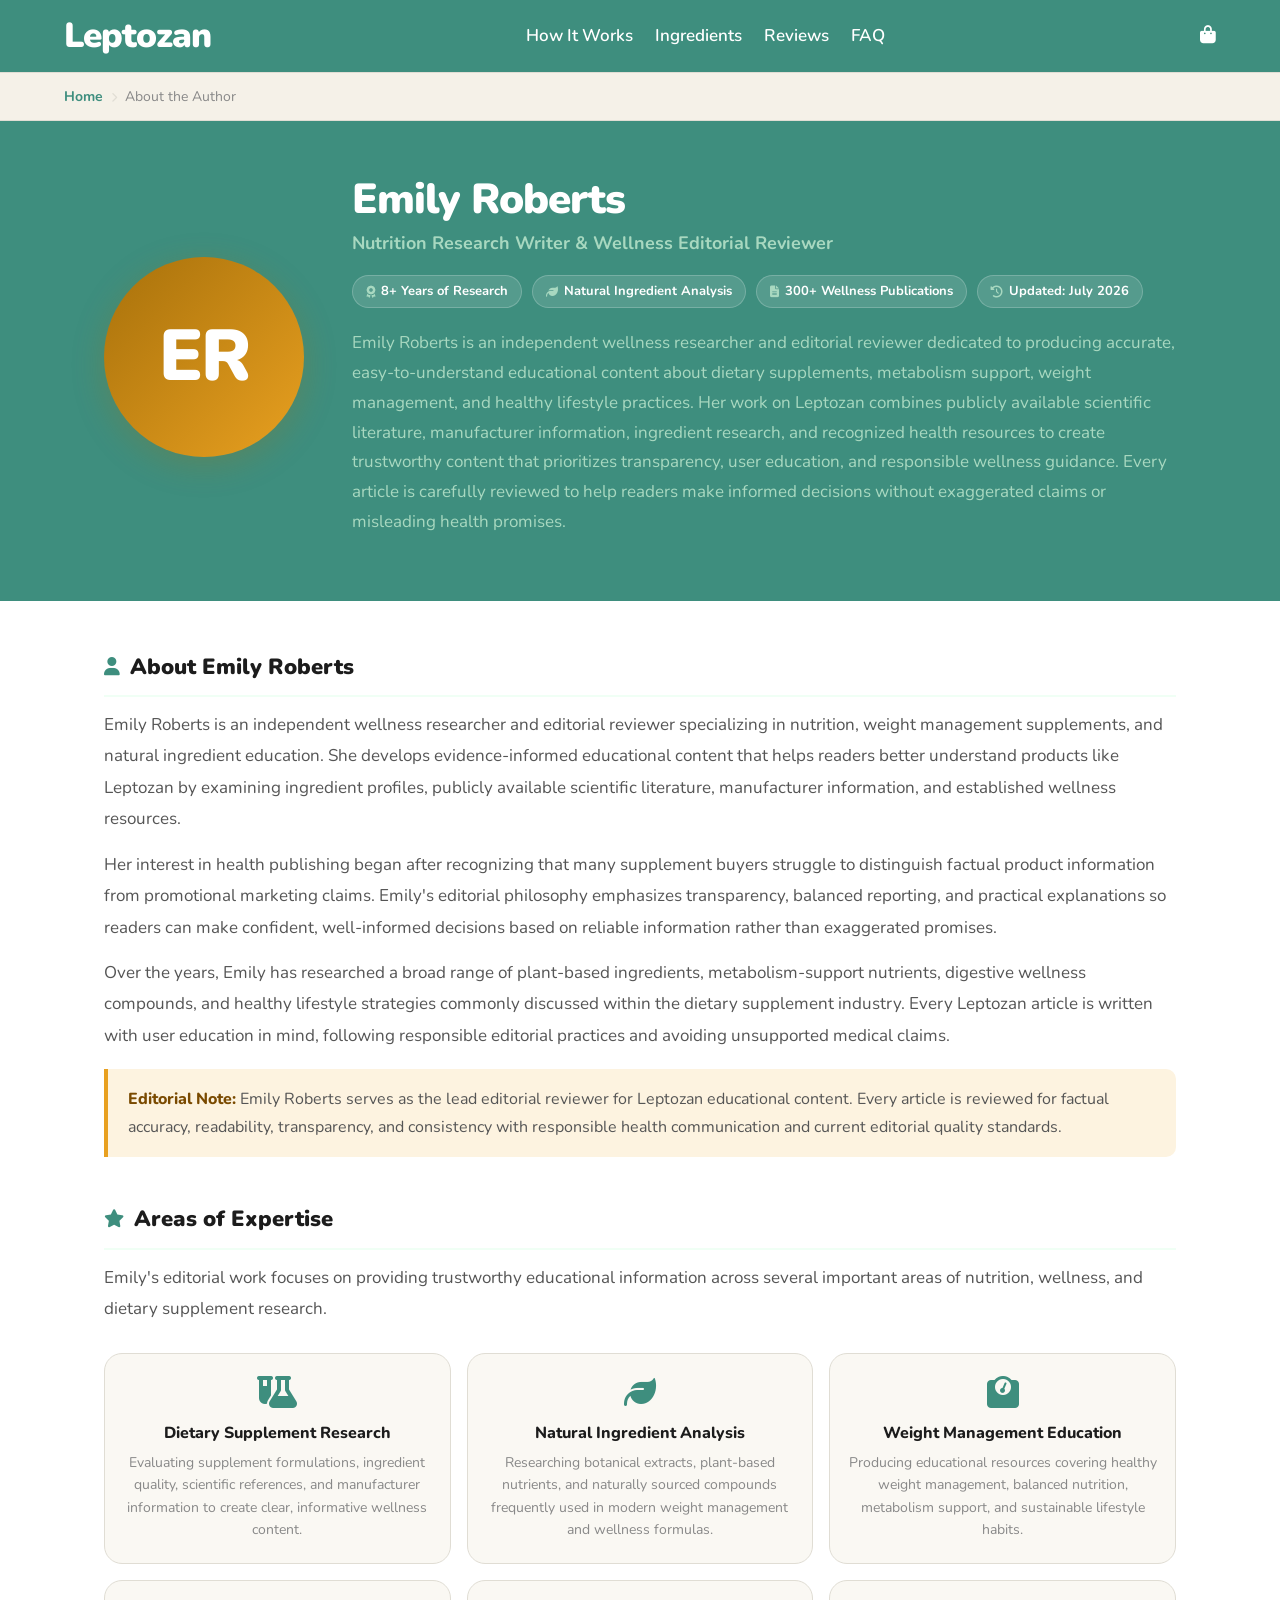
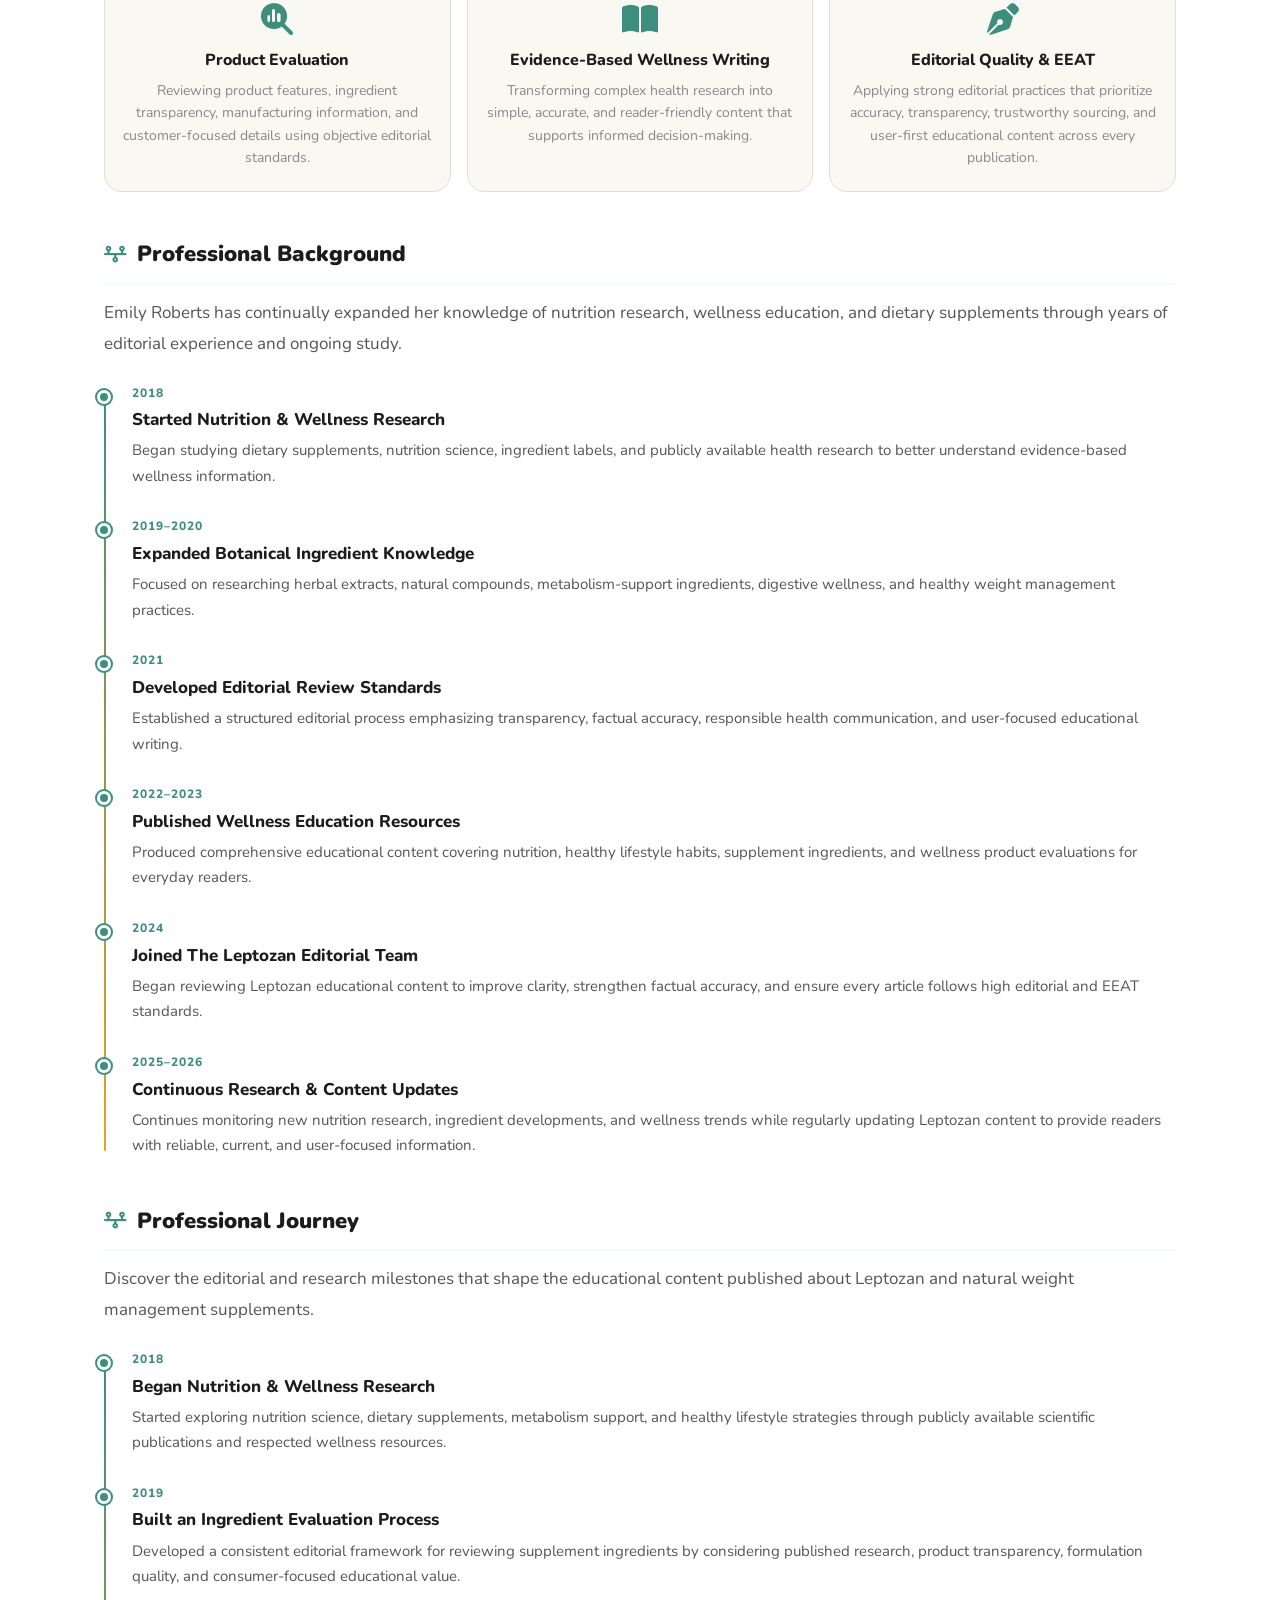
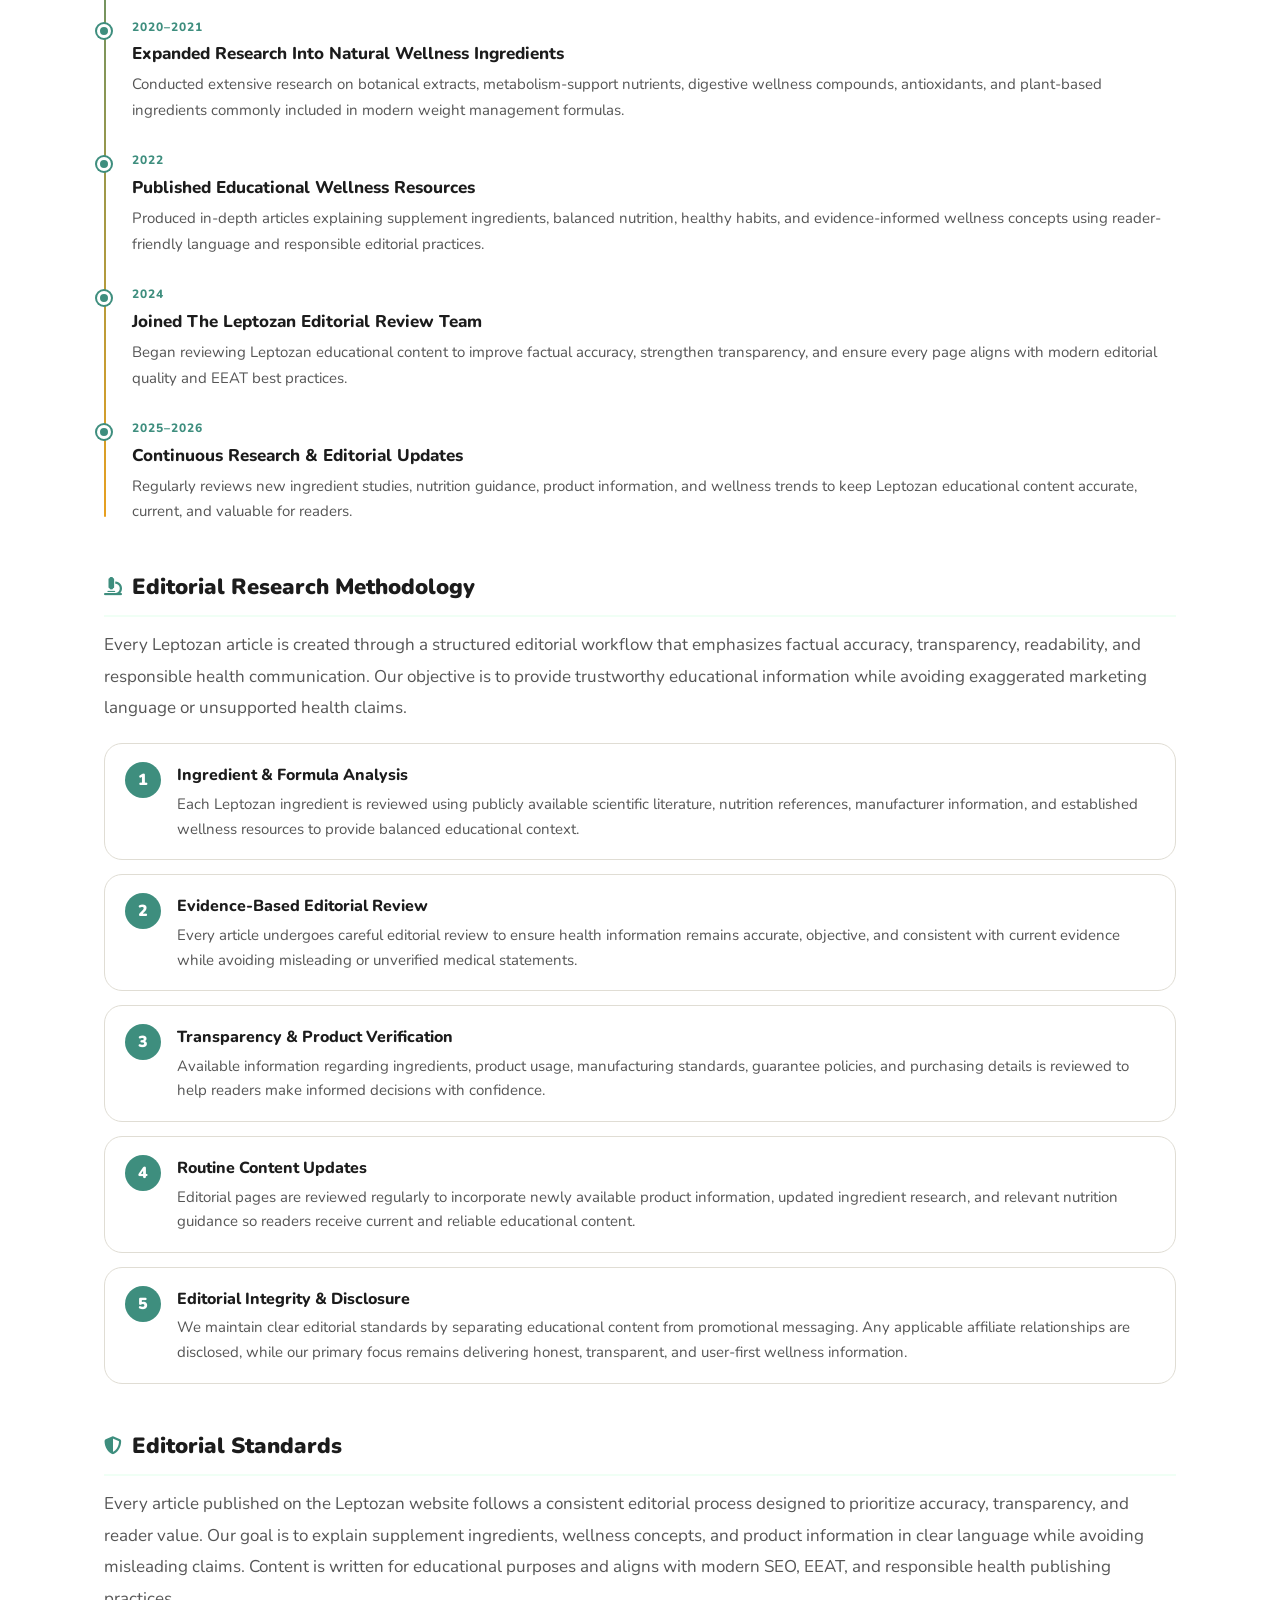
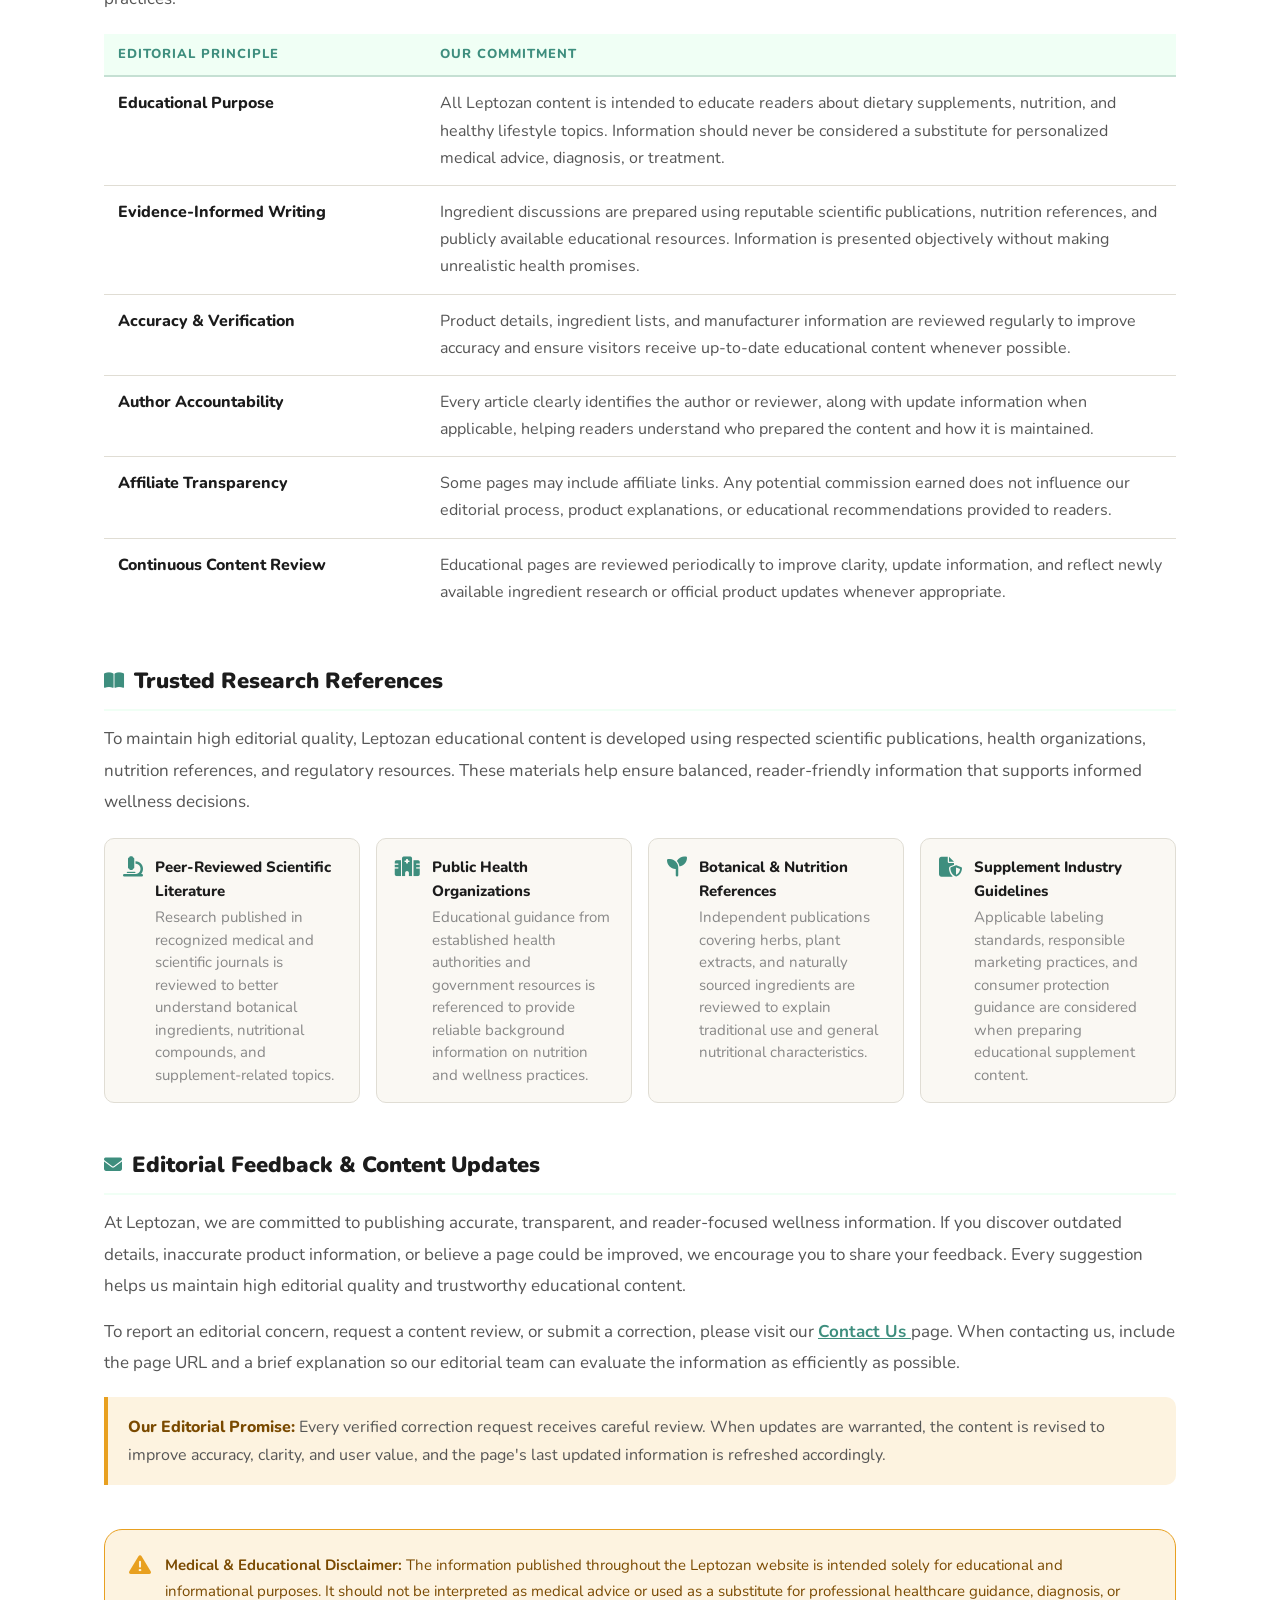
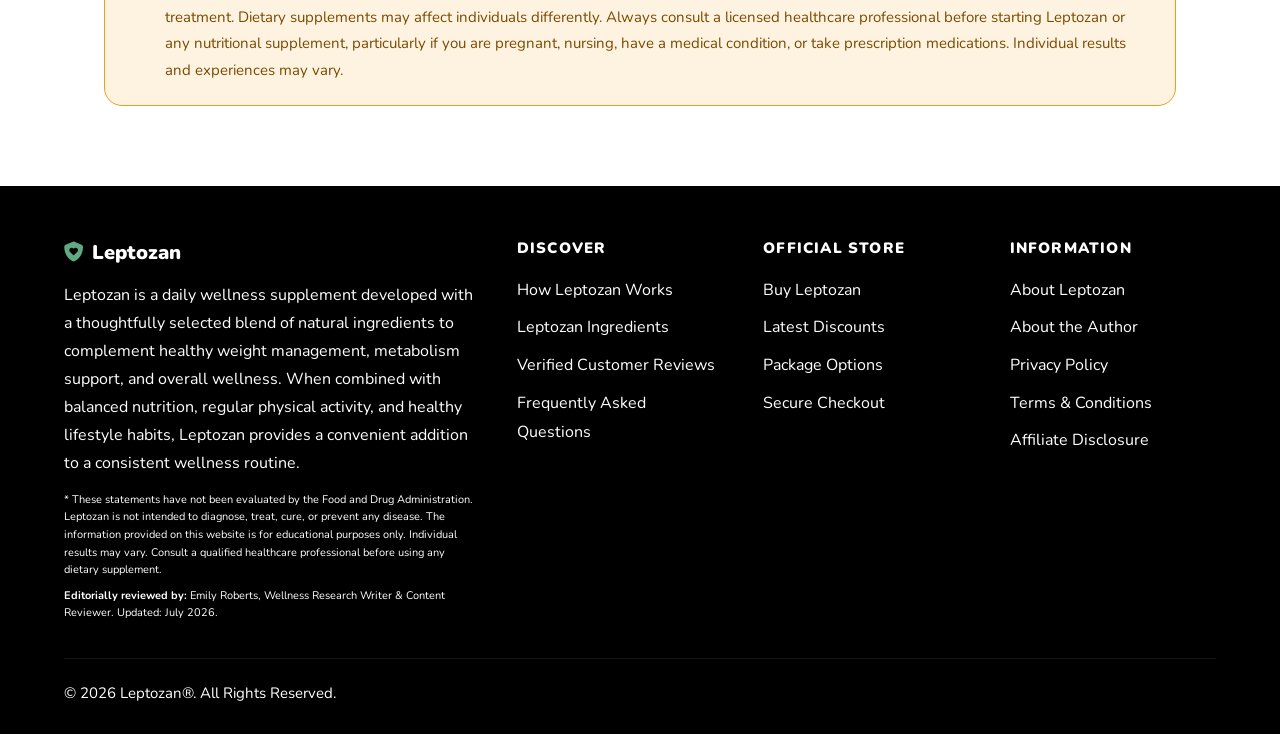
<file: about-author.html>
<!DOCTYPE html>
<html lang="en">
<head>
<meta charset="UTF-8"/>
<meta name="viewport" content="width=device-width,initial-scale=1.0"/>
<title>About the Author — Emily Roberts | Leptozan Editorial & Wellness Research</title>

<meta name="description" content="Learn about Emily Roberts, the wellness researcher and editorial reviewer behind Leptozan. Discover our research process, editorial standards, and commitment to accurate, transparent health information.">
<meta name="robots" content="index, follow, max-image-preview:large, max-snippet:-1">
<meta name="author" content="Emily Roberts, Wellness Researcher & Editorial Reviewer">
<link rel="canonical" href="https://leptozen.com/about-author">
<meta property="og:type" content="profile">
<meta property="og:title" content="About the Author — Emily Roberts | Leptozan Editorial & Wellness Research">
<meta property="og:description" content="Meet Emily Roberts, the wellness researcher responsible for reviewing Leptozan educational content with a focus on transparency, evidence-based information, and editorial quality.">
<meta property="og:url" content="https://leptozen.com/about-author">
<meta property="og:image" content="https://leptozen.com/assets/images/leptozan-3-bottles.webp">
<meta property="og:site_name" content="Leptozan">
<meta name="twitter:card" content="summary_large_image">
<meta name="twitter:title" content="About the Author — Emily Roberts | Leptozan Editorial Team">
<meta name="twitter:description" content="Discover Emily Roberts' editorial approach, wellness research experience, and commitment to creating trustworthy Leptozan educational content.">
<meta name="twitter:image" content="https://leptozen.com/assets/images/leptozan-3-bottles.webp">
<link rel="shortcut icon" href="./assets/images/leptozan-fav.ico" type="image/x-icon">


<script type="application/ld+json">
{
  "@context": "https://schema.org",
  "@type": "Person",
  "name": "Emily Roberts",
  "jobTitle": "Men's Health & Wellness Researcher",
  "description": "Emily Roberts is a men's health and wellness researcher with over 6 years of experience reviewing dietary supplements, analyzing nutritional science, and writing evidence-informed content for wellness audiences.",
  "url": "https://leptozen.com/about-author",
  "worksFor": {
    "@type": "Organization",
    "name": "ViriFlow Wellness Guide",
    "url": "https://leptozen.com/"
  },
  "knowsAbout": [
    "Men's Health",
    "Dietary Supplements",
    "Nutritional Science",
    "Herbal Medicine",
    "Male Vitality",
    "Sports Nutrition"
  ]
}
</script>

<script type="application/ld+json">
{
  "@context": "https://schema.org",
  "@type": "BreadcrumbList",
  "itemListElement": [
    { "@type": "ListItem", "position": 1, "name": "Home", "item": "https://leptozen.com/" },
    { "@type": "ListItem", "position": 2, "name": "About the Author", "item": "https://leptozen.com/about-author" }
  ]
}
</script>

<link rel="stylesheet" href="https://cdnjs.cloudflare.com/ajax/libs/font-awesome/6.5.0/css/all.min.css"/>
<link href="https://fonts.googleapis.com/css2?family=Nunito:wght@400;500;600;700;800;900&display=swap" rel="stylesheet"/>
<link rel="stylesheet" href="./assets/css/pages.css"/>
<link rel="stylesheet" href="./assets/css/styles.css"/>

<style>
/* ── Author page extras ── */
.author-hero-wrap {
  max-width: 1200px;
  margin: 0 auto;
  padding: 56px 5vw 64px;
  display: grid;
  grid-template-columns: 200px 1fr;
  gap: 48px;
  align-items: center;
}
.author-avatar-large {
  width: 200px;
  height: 200px;
  border-radius: 50%;
  background: linear-gradient(135deg, #A8710B 0%, #e8a020 100%);
  display: flex;
  align-items: center;
  justify-content: center;
  font-size: 72px;
  font-weight: 900;
  color: #fff;
  flex-shrink: 0;
  letter-spacing: -2px;
  box-shadow: 0 8px 32px rgba(168,113,11,.25);
}
.author-hero-name {
  font-size: clamp(28px, 3.5vw, 42px);
  font-weight: 900;
  color: #fff;
  letter-spacing: -1px;
  line-height: 1.1;
  margin-bottom: 6px;
}
.author-hero-title {
  font-size: 18px;
  color: #a8d8c0;
  font-weight: 700;
  margin-bottom: 16px;
}
.author-hero-meta {
  display: flex;
  flex-wrap: wrap;
  gap: 10px;
  margin-bottom: 20px;
}
.author-meta-pill {
  display: inline-flex;
  align-items: center;
  gap: 6px;
  font-size: 13px;
  font-weight: 700;
  color: #fff;
  background: rgba(255,255,255,.12);
  border: 1px solid rgba(255,255,255,.2);
  border-radius: 50px;
  padding: 5px 13px;
}
.author-meta-pill i { color: #a8d8c0; font-size: 12px; }

.author-body {
  max-width: 1200px;
  margin: 0 auto;
  padding: 0 5vw 80px;
}

/* Expertise grid */
.expertise-grid {
  display: grid;
  grid-template-columns: repeat(3, 1fr);
  gap: 16px;
  margin: 28px 0;
}
.expertise-card {
  background: var(--cream);
  border: 1px solid var(--border);
  border-radius: var(--radius-lg);
  padding: 22px 18px;
  text-align: center;
  transition: transform .2s, box-shadow .2s;
}
.expertise-card:hover {
  transform: translateY(-3px);
  box-shadow: 0 8px 24px rgba(0,0,0,.07);
}
.expertise-card i {
  font-size: 32px;
  color: var(--green);
  margin-bottom: 12px;
}
.expertise-card h4 {
  font-size: 16px;
  font-weight: 800;
  color: var(--text);
  margin-bottom: 6px;
}
.expertise-card p {
  font-size: 14px;
  color: var(--light);
  line-height: 1.6;
  margin: 0;
}

/* Editorial standards table */
.editorial-table {
  width: 100%;
  border-collapse: collapse;
  margin: 20px 0;
  font-size: 16px;
}
.editorial-table th {
  text-align: left;
  font-size: 13px;
  font-weight: 800;
  letter-spacing: 1px;
  text-transform: uppercase;
  color: var(--green-dark);
  padding: 10px 14px;
  background: var(--green-light);
  border-bottom: 2px solid #c5e0d3;
}
.editorial-table td {
  padding: 13px 14px;
  color: var(--muted);
  border-bottom: 1px solid var(--border);
  vertical-align: top;
  line-height: 1.7;
}
.editorial-table td:first-child {
  font-weight: 800;
  color: var(--text);
  white-space: nowrap;
  width: 30%;
}
.editorial-table tr:last-child td { border-bottom: none; }

/* Timeline */
.timeline {
  position: relative;
  padding-left: 28px;
  margin: 24px 0;
}
.timeline::before {
  content: '';
  position: absolute;
  left: 0;
  top: 8px;
  bottom: 8px;
  width: 2px;
  background: linear-gradient(to bottom, var(--green), var(--amber));
  border-radius: 2px;
}
.timeline-item {
  position: relative;
  margin-bottom: 28px;
}
.timeline-item:last-child { margin-bottom: 0; }
.timeline-item::before {
  content: '';
  position: absolute;
  left: -35px;
  top: 6px;
  width: 14px;
  height: 14px;
  border-radius: 50%;
  background: var(--green);
  border: 3px solid #fff;
  box-shadow: 0 0 0 2px var(--green);
}
.timeline-year {
  font-size: 12px;
  font-weight: 800;
  letter-spacing: 1px;
  text-transform: uppercase;
  color: var(--green);
  margin-bottom: 3px;
}
.timeline-title {
  font-size: 17px;
  font-weight: 800;
  color: var(--text);
  margin-bottom: 4px;
}
.timeline-desc {
  font-size: 15px;
  color: var(--muted);
  line-height: 1.7;
}

/* Research methodology */
.method-steps {
  display: flex;
  flex-direction: column;
  gap: 14px;
  margin: 20px 0;
}
.method-step {
  display: flex;
  align-items: flex-start;
  gap: 16px;
  background: #fff;
  border: 1px solid var(--border);
  border-radius: var(--radius-lg);
  padding: 18px 20px;
}
.method-num {
  width: 36px;
  height: 36px;
  border-radius: 50%;
  background: var(--green);
  color: #fff;
  font-size: 16px;
  font-weight: 900;
  display: flex;
  align-items: center;
  justify-content: center;
  flex-shrink: 0;
}
.method-text h4 {
  font-size: 16px;
  font-weight: 800;
  color: var(--text);
  margin-bottom: 3px;
}
.method-text p {
  font-size: 15px;
  color: var(--muted);
  line-height: 1.65;
  margin: 0;
}

/* Disclaimer banner */
.author-disclaimer {
  background: var(--amber-light);
  border: 1.5px solid var(--amber);
  border-radius: var(--radius-lg);
  padding: 22px 24px;
  margin-top: 40px;
  display: flex;
  align-items: flex-start;
  gap: 14px;
}
.author-disclaimer i {
  font-size: 22px;
  color: var(--amber);
  flex-shrink: 0;
  margin-top: 2px;
}
.author-disclaimer p {
  font-size: 15px;
  color: #7a4a00;
  line-height: 1.75;
  margin: 0;
}

/* Responsive */
@media (max-width: 680px) {
  .author-hero-wrap {
    grid-template-columns: 1fr;
    text-align: center;
    padding: 40px 5vw 50px;
  }
  .author-avatar-large {
    width: 140px;
    height: 140px;
    font-size: 52px;
    margin: 0 auto;
  }
  .author-hero-meta { justify-content: center; }
  .expertise-grid { grid-template-columns: 1fr 1fr; }
}
@media (max-width: 480px) {
  .expertise-grid { grid-template-columns: 1fr; }
  .editorial-table td:first-child { white-space: normal; }
}
</style>
</head>
<body>

<!-- NAV -->
<nav>
  <div class="nav-inner">
    <a href="https://leptozen.com/" class="nav-logo">Leptozan</a>
    <ul class="nav-links" id="navLinks">
      <li><a href="https://leptozen.com/#how-it-works">How It Works</a></li>
      <li><a href="https://leptozen.com/#ingredients">Ingredients</a></li>
      <li><a href="https://leptozen.com/#reviews">Reviews</a></li>
      <li><a href="https://leptozen.com/#faq">FAQ</a></li>
    </ul>
    <div class="nav-right">
      <a href="https://leptozen.com/order" aria-label="Order"><i class="fa-solid fa-bag-shopping"></i></a>
      <button class="nav-burger" id="navBurger" aria-label="Toggle menu"><i class="fa-solid fa-bars"></i></button>
    </div>
  </div>
</nav>

<!-- BREADCRUMB -->
<div class="page-breadcrumb">
  <div class="page-breadcrumb-inner">
    <a href="https://leptozen.com/">Home</a>
    <i class="fa-solid fa-chevron-right"></i>
    <span>About the Author</span>
  </div>
</div>

<!-- AUTHOR HERO (dark bg, uses page-hero color) -->
<div style="background:var(--green-dark)">
  <div class="author-hero-wrap">

    <div class="author-avatar-large">ER</div>

    <div>
      <div class="author-hero-name">Emily Roberts</div>
      <div class="author-hero-title">Nutrition Research Writer &amp; Wellness Editorial Reviewer</div>

      <div class="author-hero-meta">
        <span class="author-meta-pill"><i class="fa-solid fa-award"></i> 8+ Years of Research</span>
        <span class="author-meta-pill"><i class="fa-solid fa-leaf"></i> Natural Ingredient Analysis</span>
        <span class="author-meta-pill"><i class="fa-solid fa-file-lines"></i> 300+ Wellness Publications</span>
        <span class="author-meta-pill"><i class="fa-solid fa-clock-rotate-left"></i> Updated: July 2026</span>
      </div>

      <p style="font-size:17px;color:#a8d8c0;line-height:1.75;margin:0">
        Emily Roberts is an independent wellness researcher and editorial reviewer dedicated to producing accurate, easy-to-understand educational content about dietary supplements, metabolism support, weight management, and healthy lifestyle practices. Her work on Leptozan combines publicly available scientific literature, manufacturer information, ingredient research, and recognized health resources to create trustworthy content that prioritizes transparency, user education, and responsible wellness guidance. Every article is carefully reviewed to help readers make informed decisions without exaggerated claims or misleading health promises.
      </p>
    </div>

  </div>
</div>

<!-- MAIN BODY -->
<div class="author-body">

<!-- About -->
<div class="legal-section" style="margin-top:48px">
  <h2><i class="fa-solid fa-user"></i> About Emily Roberts</h2>

  <p>
    Emily Roberts is an independent wellness researcher and editorial reviewer specializing in nutrition, weight management supplements, and natural ingredient education. She develops evidence-informed educational content that helps readers better understand products like Leptozan by examining ingredient profiles, publicly available scientific literature, manufacturer information, and established wellness resources.
  </p>

  <p>
    Her interest in health publishing began after recognizing that many supplement buyers struggle to distinguish factual product information from promotional marketing claims. Emily's editorial philosophy emphasizes transparency, balanced reporting, and practical explanations so readers can make confident, well-informed decisions based on reliable information rather than exaggerated promises.
  </p>

  <p>
    Over the years, Emily has researched a broad range of plant-based ingredients, metabolism-support nutrients, digestive wellness compounds, and healthy lifestyle strategies commonly discussed within the dietary supplement industry. Every Leptozan article is written with user education in mind, following responsible editorial practices and avoiding unsupported medical claims.
  </p>

  <div class="legal-highlight">
    <strong>Editorial Note:</strong> Emily Roberts serves as the lead editorial reviewer for Leptozan educational content. Every article is reviewed for factual accuracy, readability, transparency, and consistency with responsible health communication and current editorial quality standards.
  </div>
</div>


<!-- Areas of Expertise -->
<div class="legal-section">
  <h2><i class="fa-solid fa-star"></i> Areas of Expertise</h2>

  <p>
    Emily's editorial work focuses on providing trustworthy educational information across several important areas of nutrition, wellness, and dietary supplement research.
  </p>

  <div class="expertise-grid">

    <div class="expertise-card">
      <i class="fa-solid fa-flask-vial"></i>
      <h4>Dietary Supplement Research</h4>
      <p>
        Evaluating supplement formulations, ingredient quality, scientific references, and manufacturer information to create clear, informative wellness content.
      </p>
    </div>

    <div class="expertise-card">
      <i class="fa-solid fa-leaf"></i>
      <h4>Natural Ingredient Analysis</h4>
      <p>
        Researching botanical extracts, plant-based nutrients, and naturally sourced compounds frequently used in modern weight management and wellness formulas.
      </p>
    </div>

    <div class="expertise-card">
      <i class="fa-solid fa-weight-scale"></i>
      <h4>Weight Management Education</h4>
      <p>
        Producing educational resources covering healthy weight management, balanced nutrition, metabolism support, and sustainable lifestyle habits.
      </p>
    </div>

    <div class="expertise-card">
      <i class="fa-solid fa-magnifying-glass-chart"></i>
      <h4>Product Evaluation</h4>
      <p>
        Reviewing product features, ingredient transparency, manufacturing information, and customer-focused details using objective editorial standards.
      </p>
    </div>

    <div class="expertise-card">
      <i class="fa-solid fa-book-open"></i>
      <h4>Evidence-Based Wellness Writing</h4>
      <p>
        Transforming complex health research into simple, accurate, and reader-friendly content that supports informed decision-making.
      </p>
    </div>

    <div class="expertise-card">
      <i class="fa-solid fa-pen-nib"></i>
      <h4>Editorial Quality & EEAT</h4>
      <p>
        Applying strong editorial practices that prioritize accuracy, transparency, trustworthy sourcing, and user-first educational content across every publication.
      </p>
    </div>

  </div>
</div>


<!-- Background & Timeline -->
<div class="legal-section">

  <h2><i class="fa-solid fa-timeline"></i> Professional Background</h2>

  <p>
    Emily Roberts has continually expanded her knowledge of nutrition research, wellness education, and dietary supplements through years of editorial experience and ongoing study.
  </p>

  <div class="timeline">

    <div class="timeline-item">
      <div class="timeline-year">2018</div>
      <div class="timeline-title">Started Nutrition & Wellness Research</div>
      <div class="timeline-desc">
        Began studying dietary supplements, nutrition science, ingredient labels, and publicly available health research to better understand evidence-based wellness information.
      </div>
    </div>


    <div class="timeline-item">
      <div class="timeline-year">2019–2020</div>
      <div class="timeline-title">Expanded Botanical Ingredient Knowledge</div>
      <div class="timeline-desc">
        Focused on researching herbal extracts, natural compounds, metabolism-support ingredients, digestive wellness, and healthy weight management practices.
      </div>
    </div>


    <div class="timeline-item">
      <div class="timeline-year">2021</div>
      <div class="timeline-title">Developed Editorial Review Standards</div>
      <div class="timeline-desc">
        Established a structured editorial process emphasizing transparency, factual accuracy, responsible health communication, and user-focused educational writing.
      </div>
    </div>


    <div class="timeline-item">
      <div class="timeline-year">2022–2023</div>
      <div class="timeline-title">Published Wellness Education Resources</div>
      <div class="timeline-desc">
        Produced comprehensive educational content covering nutrition, healthy lifestyle habits, supplement ingredients, and wellness product evaluations for everyday readers.
      </div>
    </div>


    <div class="timeline-item">
      <div class="timeline-year">2024</div>
      <div class="timeline-title">Joined The Leptozan Editorial Team</div>
      <div class="timeline-desc">
        Began reviewing Leptozan educational content to improve clarity, strengthen factual accuracy, and ensure every article follows high editorial and EEAT standards.
      </div>
    </div>


    <div class="timeline-item">
      <div class="timeline-year">2025–2026</div>
      <div class="timeline-title">Continuous Research & Content Updates</div>
      <div class="timeline-desc">
        Continues monitoring new nutrition research, ingredient developments, and wellness trends while regularly updating Leptozan content to provide readers with reliable, current, and user-focused information.
      </div>
    </div>

  </div>

</div>
<!-- Background & Timeline -->
<div class="legal-section">
  <h2><i class="fa-solid fa-timeline"></i> Professional Journey</h2>

  <p>
    Discover the editorial and research milestones that shape the educational content published about Leptozan and natural weight management supplements.
  </p>

  <div class="timeline">

    <div class="timeline-item">
      <div class="timeline-year">2018</div>
      <div class="timeline-title">Began Nutrition & Wellness Research</div>
      <div class="timeline-desc">
        Started exploring nutrition science, dietary supplements, metabolism support, and healthy lifestyle strategies through publicly available scientific publications and respected wellness resources.
      </div>
    </div>

    <div class="timeline-item">
      <div class="timeline-year">2019</div>
      <div class="timeline-title">Built an Ingredient Evaluation Process</div>
      <div class="timeline-desc">
        Developed a consistent editorial framework for reviewing supplement ingredients by considering published research, product transparency, formulation quality, and consumer-focused educational value.
      </div>
    </div>

    <div class="timeline-item">
      <div class="timeline-year">2020–2021</div>
      <div class="timeline-title">Expanded Research Into Natural Wellness Ingredients</div>
      <div class="timeline-desc">
        Conducted extensive research on botanical extracts, metabolism-support nutrients, digestive wellness compounds, antioxidants, and plant-based ingredients commonly included in modern weight management formulas.
      </div>
    </div>

    <div class="timeline-item">
      <div class="timeline-year">2022</div>
      <div class="timeline-title">Published Educational Wellness Resources</div>
      <div class="timeline-desc">
        Produced in-depth articles explaining supplement ingredients, balanced nutrition, healthy habits, and evidence-informed wellness concepts using reader-friendly language and responsible editorial practices.
      </div>
    </div>

    <div class="timeline-item">
      <div class="timeline-year">2024</div>
      <div class="timeline-title">Joined The Leptozan Editorial Review Team</div>
      <div class="timeline-desc">
        Began reviewing Leptozan educational content to improve factual accuracy, strengthen transparency, and ensure every page aligns with modern editorial quality and EEAT best practices.
      </div>
    </div>

    <div class="timeline-item">
      <div class="timeline-year">2025–2026</div>
      <div class="timeline-title">Continuous Research & Editorial Updates</div>
      <div class="timeline-desc">
        Regularly reviews new ingredient studies, nutrition guidance, product information, and wellness trends to keep Leptozan educational content accurate, current, and valuable for readers.
      </div>
    </div>

  </div>
</div>


<!-- Research Methodology -->
<div class="legal-section">
  <h2><i class="fa-solid fa-microscope"></i> Editorial Research Methodology</h2>

  <p>
    Every Leptozan article is created through a structured editorial workflow that emphasizes factual accuracy, transparency, readability, and responsible health communication. Our objective is to provide trustworthy educational information while avoiding exaggerated marketing language or unsupported health claims.
  </p>

  <div class="method-steps">

    <div class="method-step">
      <div class="method-num">1</div>
      <div class="method-text">
        <h4>Ingredient & Formula Analysis</h4>
        <p>
          Each Leptozan ingredient is reviewed using publicly available scientific literature, nutrition references, manufacturer information, and established wellness resources to provide balanced educational context.
        </p>
      </div>
    </div>


    <div class="method-step">
      <div class="method-num">2</div>
      <div class="method-text">
        <h4>Evidence-Based Editorial Review</h4>
        <p>
          Every article undergoes careful editorial review to ensure health information remains accurate, objective, and consistent with current evidence while avoiding misleading or unverified medical statements.
        </p>
      </div>
    </div>


    <div class="method-step">
      <div class="method-num">3</div>
      <div class="method-text">
        <h4>Transparency & Product Verification</h4>
        <p>
          Available information regarding ingredients, product usage, manufacturing standards, guarantee policies, and purchasing details is reviewed to help readers make informed decisions with confidence.
        </p>
      </div>
    </div>


    <div class="method-step">
      <div class="method-num">4</div>
      <div class="method-text">
        <h4>Routine Content Updates</h4>
        <p>
          Editorial pages are reviewed regularly to incorporate newly available product information, updated ingredient research, and relevant nutrition guidance so readers receive current and reliable educational content.
        </p>
      </div>
    </div>


    <div class="method-step">
      <div class="method-num">5</div>
      <div class="method-text">
        <h4>Editorial Integrity & Disclosure</h4>
        <p>
          We maintain clear editorial standards by separating educational content from promotional messaging. Any applicable affiliate relationships are disclosed, while our primary focus remains delivering honest, transparent, and user-first wellness information.
        </p>
      </div>
    </div>

  </div>
</div>

<!-- Editorial Standards -->
<div class="legal-section">
  <h2><i class="fa-solid fa-shield-halved"></i> Editorial Standards</h2>

  <p>
    Every article published on the Leptozan website follows a consistent editorial process designed to prioritize accuracy, transparency, and reader value. Our goal is to explain supplement ingredients, wellness concepts, and product information in clear language while avoiding misleading claims. Content is written for educational purposes and aligns with modern SEO, EEAT, and responsible health publishing practices.
  </p>

  <table class="editorial-table">
    <thead>
      <tr>
        <th>Editorial Principle</th>
        <th>Our Commitment</th>
      </tr>
    </thead>

    <tbody>

      <tr>
        <td>Educational Purpose</td>
        <td>
          All Leptozan content is intended to educate readers about dietary supplements, nutrition, and healthy lifestyle topics. Information should never be considered a substitute for personalized medical advice, diagnosis, or treatment.
        </td>
      </tr>

      <tr>
        <td>Evidence-Informed Writing</td>
        <td>
          Ingredient discussions are prepared using reputable scientific publications, nutrition references, and publicly available educational resources. Information is presented objectively without making unrealistic health promises.
        </td>
      </tr>

      <tr>
        <td>Accuracy & Verification</td>
        <td>
          Product details, ingredient lists, and manufacturer information are reviewed regularly to improve accuracy and ensure visitors receive up-to-date educational content whenever possible.
        </td>
      </tr>

      <tr>
        <td>Author Accountability</td>
        <td>
          Every article clearly identifies the author or reviewer, along with update information when applicable, helping readers understand who prepared the content and how it is maintained.
        </td>
      </tr>

      <tr>
        <td>Affiliate Transparency</td>
        <td>
          Some pages may include affiliate links. Any potential commission earned does not influence our editorial process, product explanations, or educational recommendations provided to readers.
        </td>
      </tr>

      <tr>
        <td>Continuous Content Review</td>
        <td>
          Educational pages are reviewed periodically to improve clarity, update information, and reflect newly available ingredient research or official product updates whenever appropriate.
        </td>
      </tr>

    </tbody>
  </table>
</div>


<!-- Sources Used -->
<div class="legal-section">

  <h2><i class="fa-solid fa-book-open"></i> Trusted Research References</h2>

  <p>
    To maintain high editorial quality, Leptozan educational content is developed using respected scientific publications, health organizations, nutrition references, and regulatory resources. These materials help ensure balanced, reader-friendly information that supports informed wellness decisions.
  </p>


  <div class="legal-info-row">


    <div class="legal-info-card">
      <i class="fa-solid fa-microscope"></i>
      <div class="legal-info-card-text">
        <h4>Peer-Reviewed Scientific Literature</h4>
        <p>
          Research published in recognized medical and scientific journals is reviewed to better understand botanical ingredients, nutritional compounds, and supplement-related topics.
        </p>
      </div>
    </div>


    <div class="legal-info-card">
      <i class="fa-solid fa-hospital"></i>
      <div class="legal-info-card-text">
        <h4>Public Health Organizations</h4>
        <p>
          Educational guidance from established health authorities and government resources is referenced to provide reliable background information on nutrition and wellness practices.
        </p>
      </div>
    </div>


    <div class="legal-info-card">
      <i class="fa-solid fa-seedling"></i>
      <div class="legal-info-card-text">
        <h4>Botanical & Nutrition References</h4>
        <p>
          Independent publications covering herbs, plant extracts, and naturally sourced ingredients are reviewed to explain traditional use and general nutritional characteristics.
        </p>
      </div>
    </div>


    <div class="legal-info-card">
      <i class="fa-solid fa-file-shield"></i>
      <div class="legal-info-card-text">
        <h4>Supplement Industry Guidelines</h4>
        <p>
          Applicable labeling standards, responsible marketing practices, and consumer protection guidance are considered when preparing educational supplement content.
        </p>
      </div>
    </div>


  </div>

</div>

  <!-- Contact / Corrections -->
  <div class="legal-section">

    <h2><i class="fa-solid fa-envelope"></i> Editorial Feedback & Content Updates</h2>

    <p>
      At Leptozan, we are committed to publishing accurate, transparent, and reader-focused wellness information. If you discover outdated details, inaccurate product information, or believe a page could be improved, we encourage you to share your feedback. Every suggestion helps us maintain high editorial quality and trustworthy educational content.
    </p>

    <p>
      To report an editorial concern, request a content review, or submit a correction, please visit our
      <a href="./contact-us" style="color:var(--green);font-weight:700;text-decoration:underline">
        Contact Us
      </a>
      page. When contacting us, include the page URL and a brief explanation so our editorial team can evaluate the information as efficiently as possible.
    </p>


    <div class="legal-highlight">

      <strong>Our Editorial Promise:</strong>
      Every verified correction request receives careful review. When updates are warranted, the content is revised to improve accuracy, clarity, and user value, and the page's last updated information is refreshed accordingly.

    </div>

  </div>

  <!-- FDA Disclaimer -->

  <div class="author-disclaimer">

    <i class="fa-solid fa-triangle-exclamation"></i>

    <p>

      <strong>Medical & Educational Disclaimer:</strong>
      The information published throughout the Leptozan website is intended solely for educational and informational purposes. It should not be interpreted as medical advice or used as a substitute for professional healthcare guidance, diagnosis, or treatment. Dietary supplements may affect individuals differently. Always consult a licensed healthcare professional before starting Leptozan or any nutritional supplement, particularly if you are pregnant, nursing, have a medical condition, or take prescription medications. Individual results and experiences may vary.

    </p>

  </div>

</div><!-- /author-body -->

<!-- FOOTER -->
<footer>
  <div class="foot-inner">

    <div>
      <div class="foot-logo">
        <i class="fa-solid fa-shield-heart"></i> Leptozan
      </div>

      <p class="foot-desc">
        Leptozan is a daily wellness supplement developed with a thoughtfully selected blend of natural ingredients to complement healthy weight management, metabolism support, and overall wellness. When combined with balanced nutrition, regular physical activity, and healthy lifestyle habits, Leptozan provides a convenient addition to a consistent wellness routine.
      </p>

      <p class="foot-disc">
        * These statements have not been evaluated by the Food and Drug Administration. Leptozan is not intended to diagnose, treat, cure, or prevent any disease. The information provided on this website is for educational purposes only. Individual results may vary. Consult a qualified healthcare professional before using any dietary supplement.
      </p>

      <p class="foot-disc" style="margin-top:8px">
        <strong>Editorially reviewed by:</strong> Emily Roberts, Wellness Research Writer &amp; Content Reviewer. Updated: July 2026.
      </p>
    </div>


    <div class="foot-col">
      <h5>Discover</h5>
      <ul>
        <li><a href="https://leptozen.com/#how-it-works">How Leptozan Works</a></li>
        <li><a href="https://leptozen.com/#ingredients">Leptozan Ingredients</a></li>
        <li><a href="https://leptozen.com/#reviews">Verified Customer Reviews</a></li>
        <li><a href="https://leptozen.com/#faq">Frequently Asked Questions</a></li>
      </ul>
    </div>


    <div class="foot-col">
      <h5>Official Store</h5>
      <ul>
        <li><a href="https://leptozen.com/order" target="_blank" rel="nofollow">Buy Leptozan</a></li>
        <li><a href="https://leptozen.com/order" target="_blank" rel="nofollow">Latest Discounts</a></li>
        <li><a href="https://leptozen.com/order" target="_blank" rel="nofollow">Package Options</a></li>
        <li><a href="https://leptozen.com/order" target="_blank" rel="nofollow">Secure Checkout</a></li>
      </ul>
    </div>


    <div class="foot-col">
      <h5>Information</h5>
      <ul>
        <li><a href="./about">About Leptozan</a></li>
        <li><a href="./about-author">About the Author</a></li>
        <li><a href="./privacy-policy">Privacy Policy</a></li>
        <li><a href="./terms">Terms &amp; Conditions</a></li>
        <li><a href="./affiliate-disclosure">Affiliate Disclosure</a></li>
      </ul>
    </div>

  </div>


  <div class="foot-bottom">

    <p>&copy; 2026 Leptozan®. All Rights Reserved.</p>

  </div>
</footer>

<script>
  // Mobile nav toggle
  document.getElementById('navBurger').addEventListener('click', function () {
    document.getElementById('navLinks').classList.toggle('open');
  });
</script>

</body>
</html>
</file>
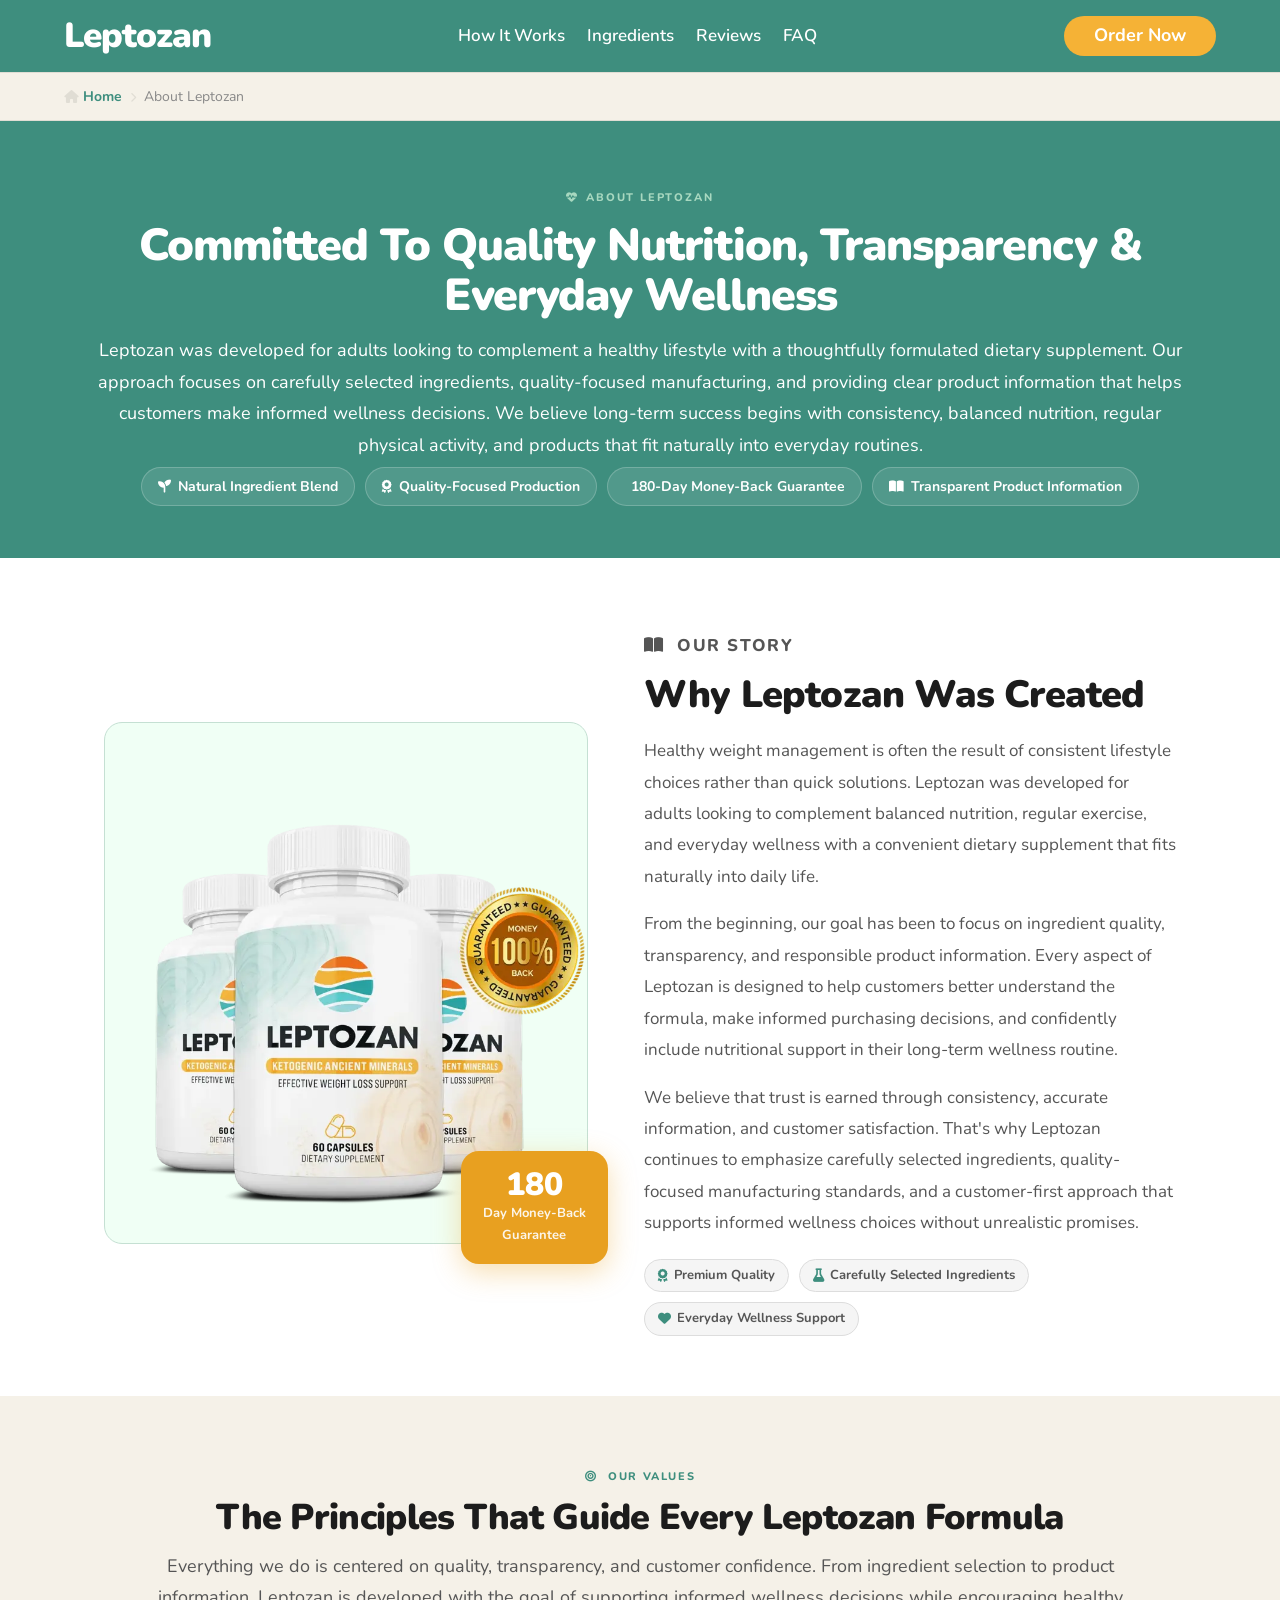
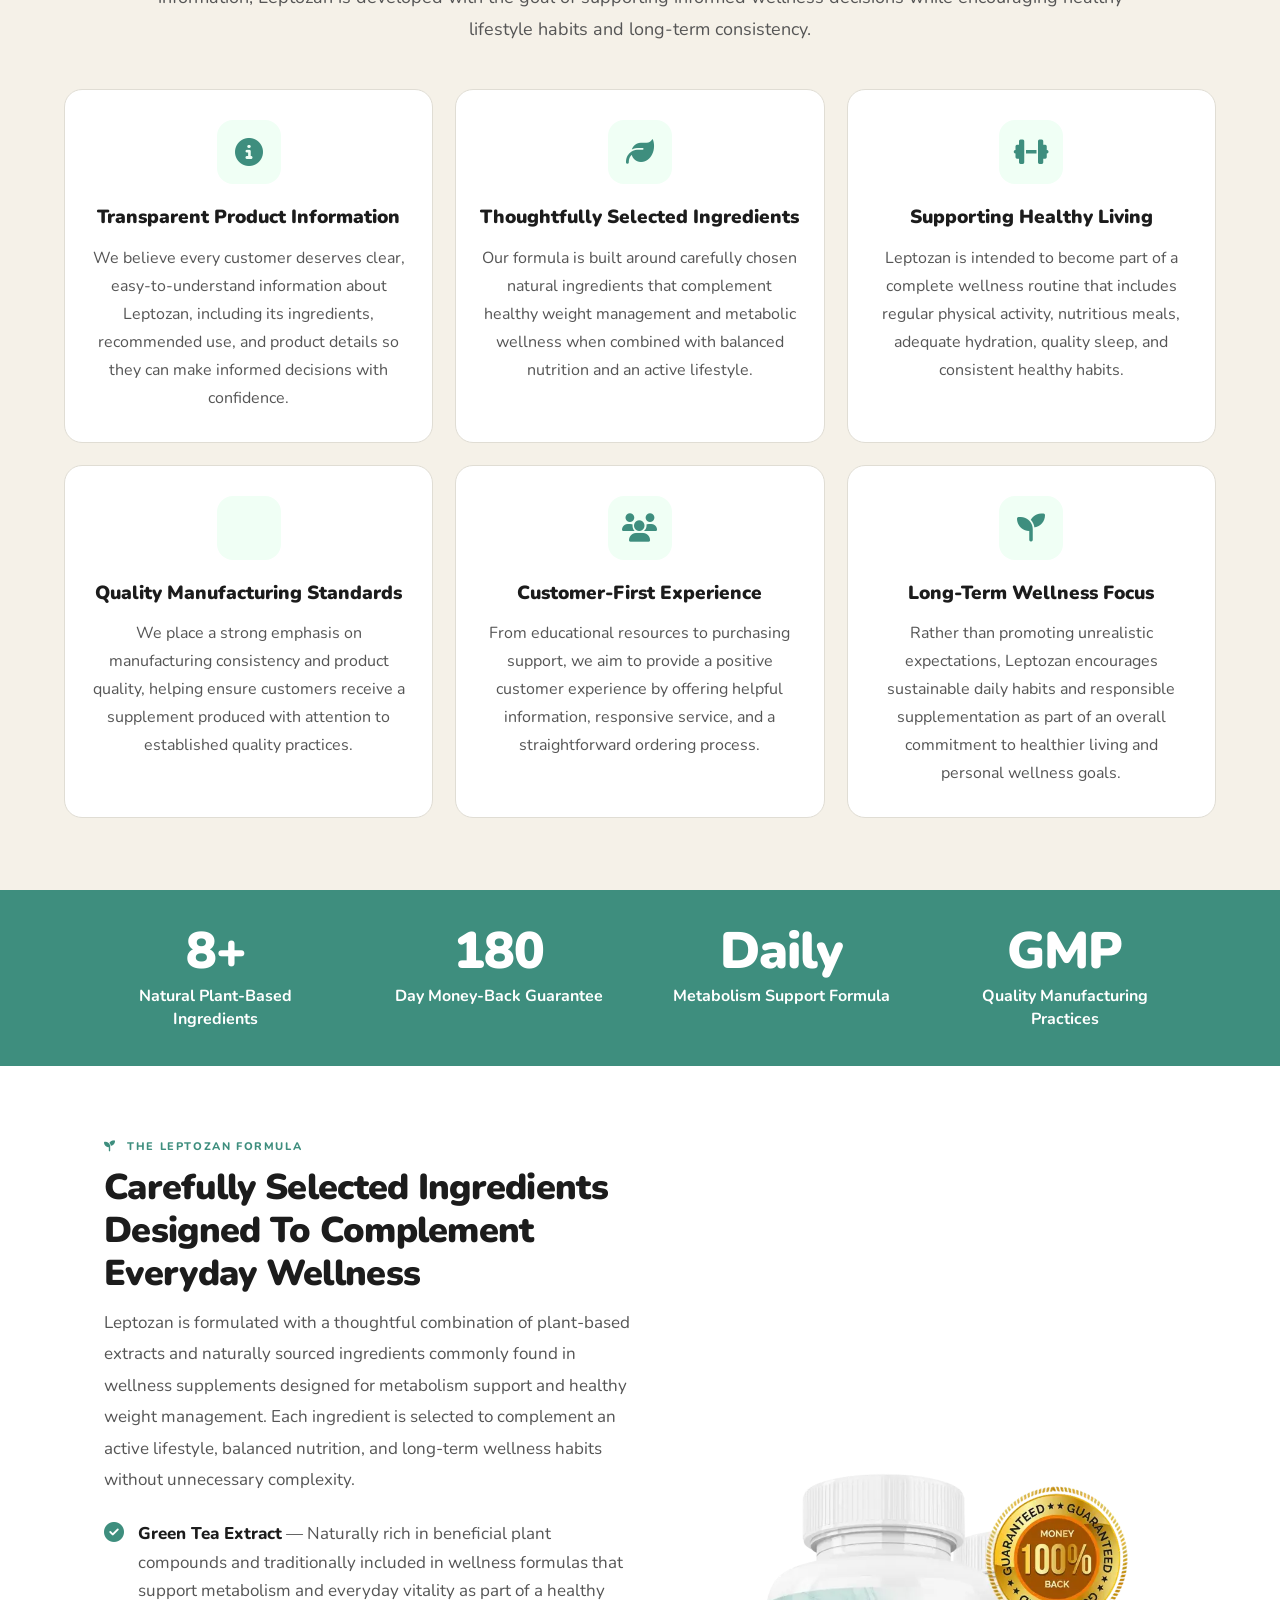
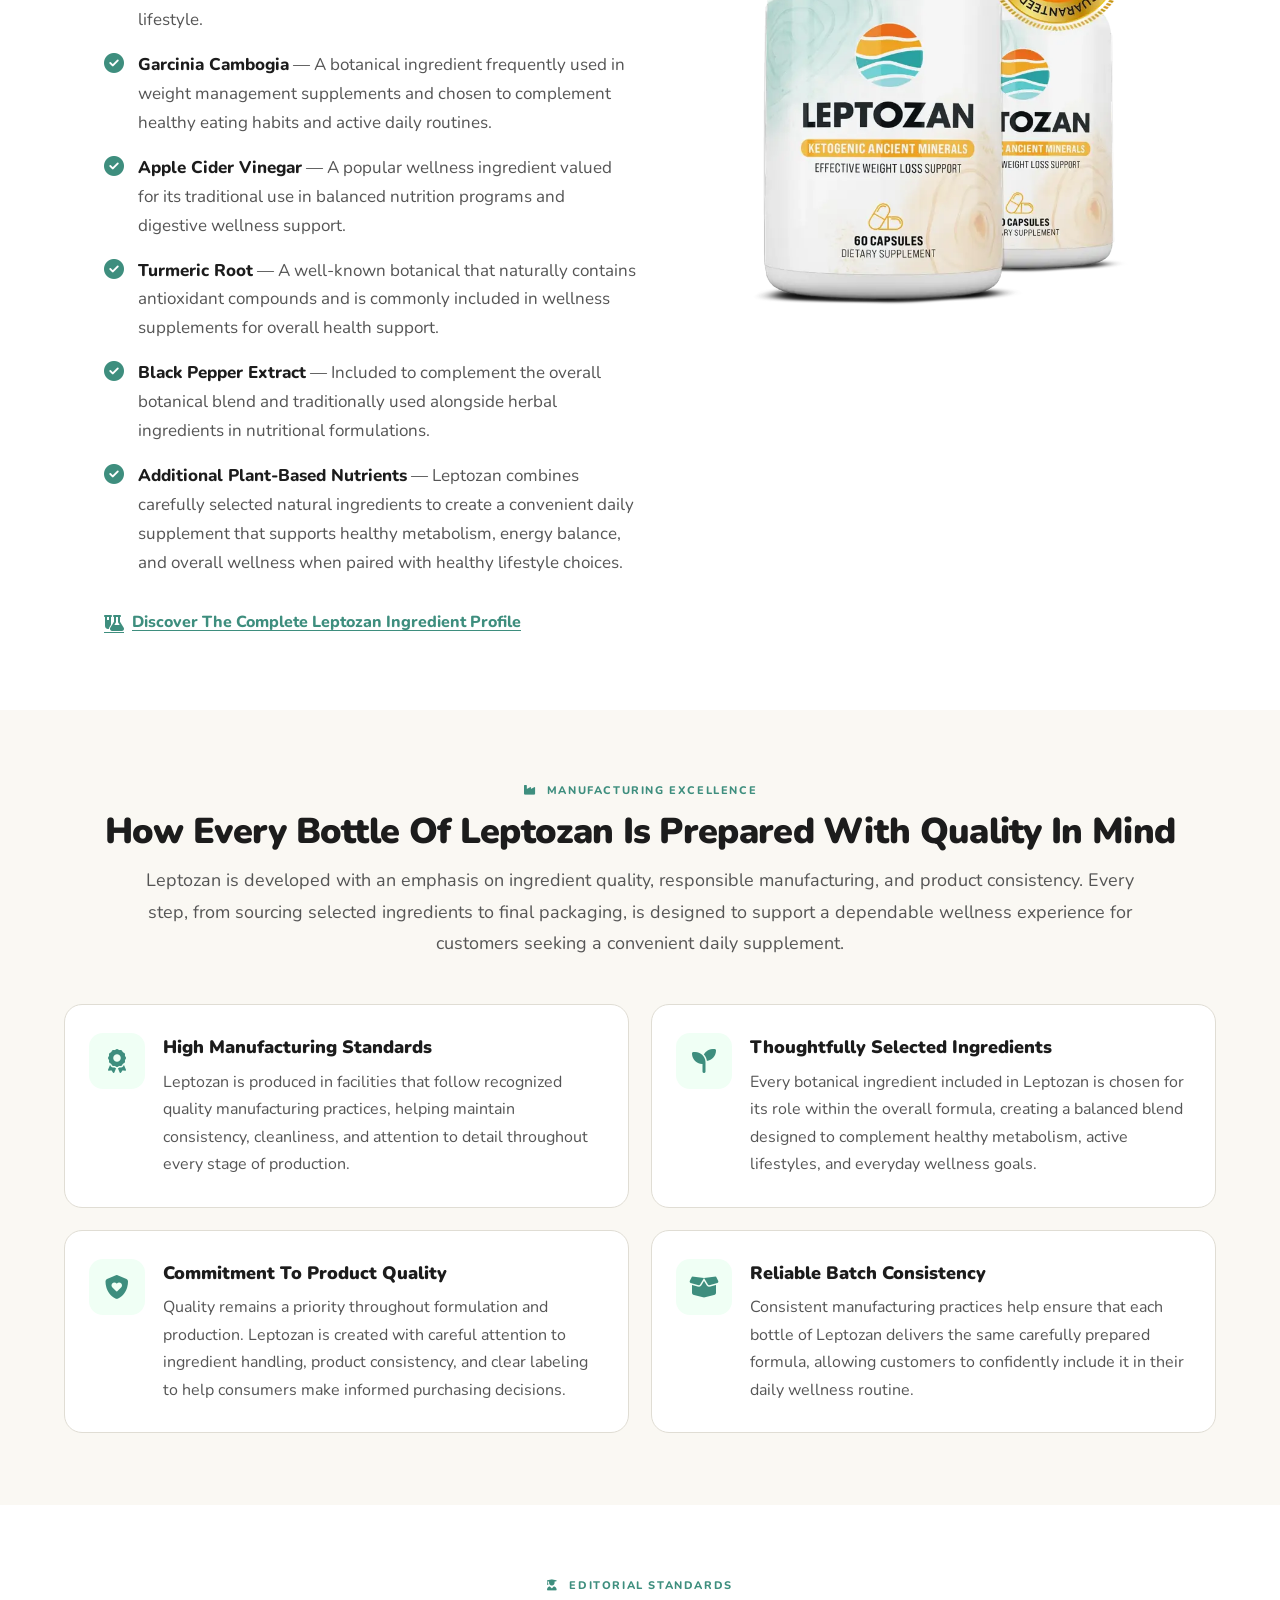
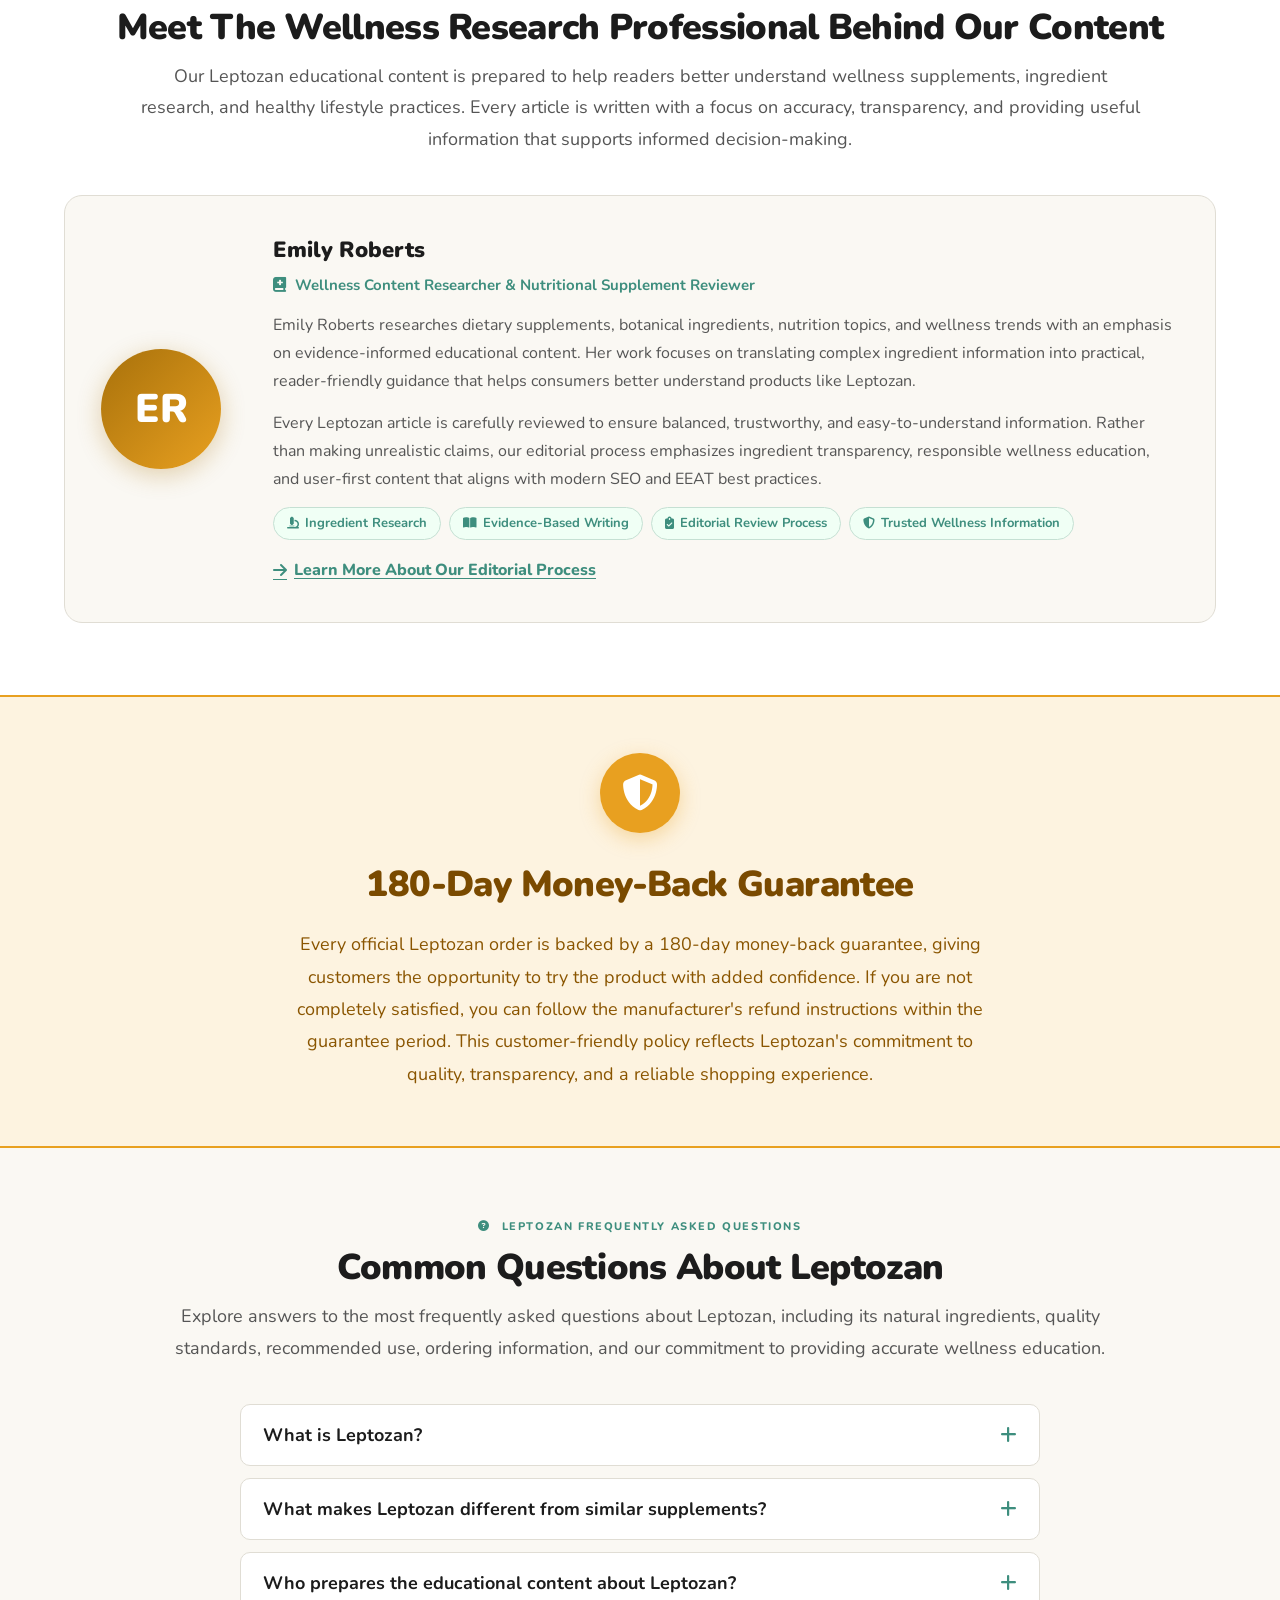
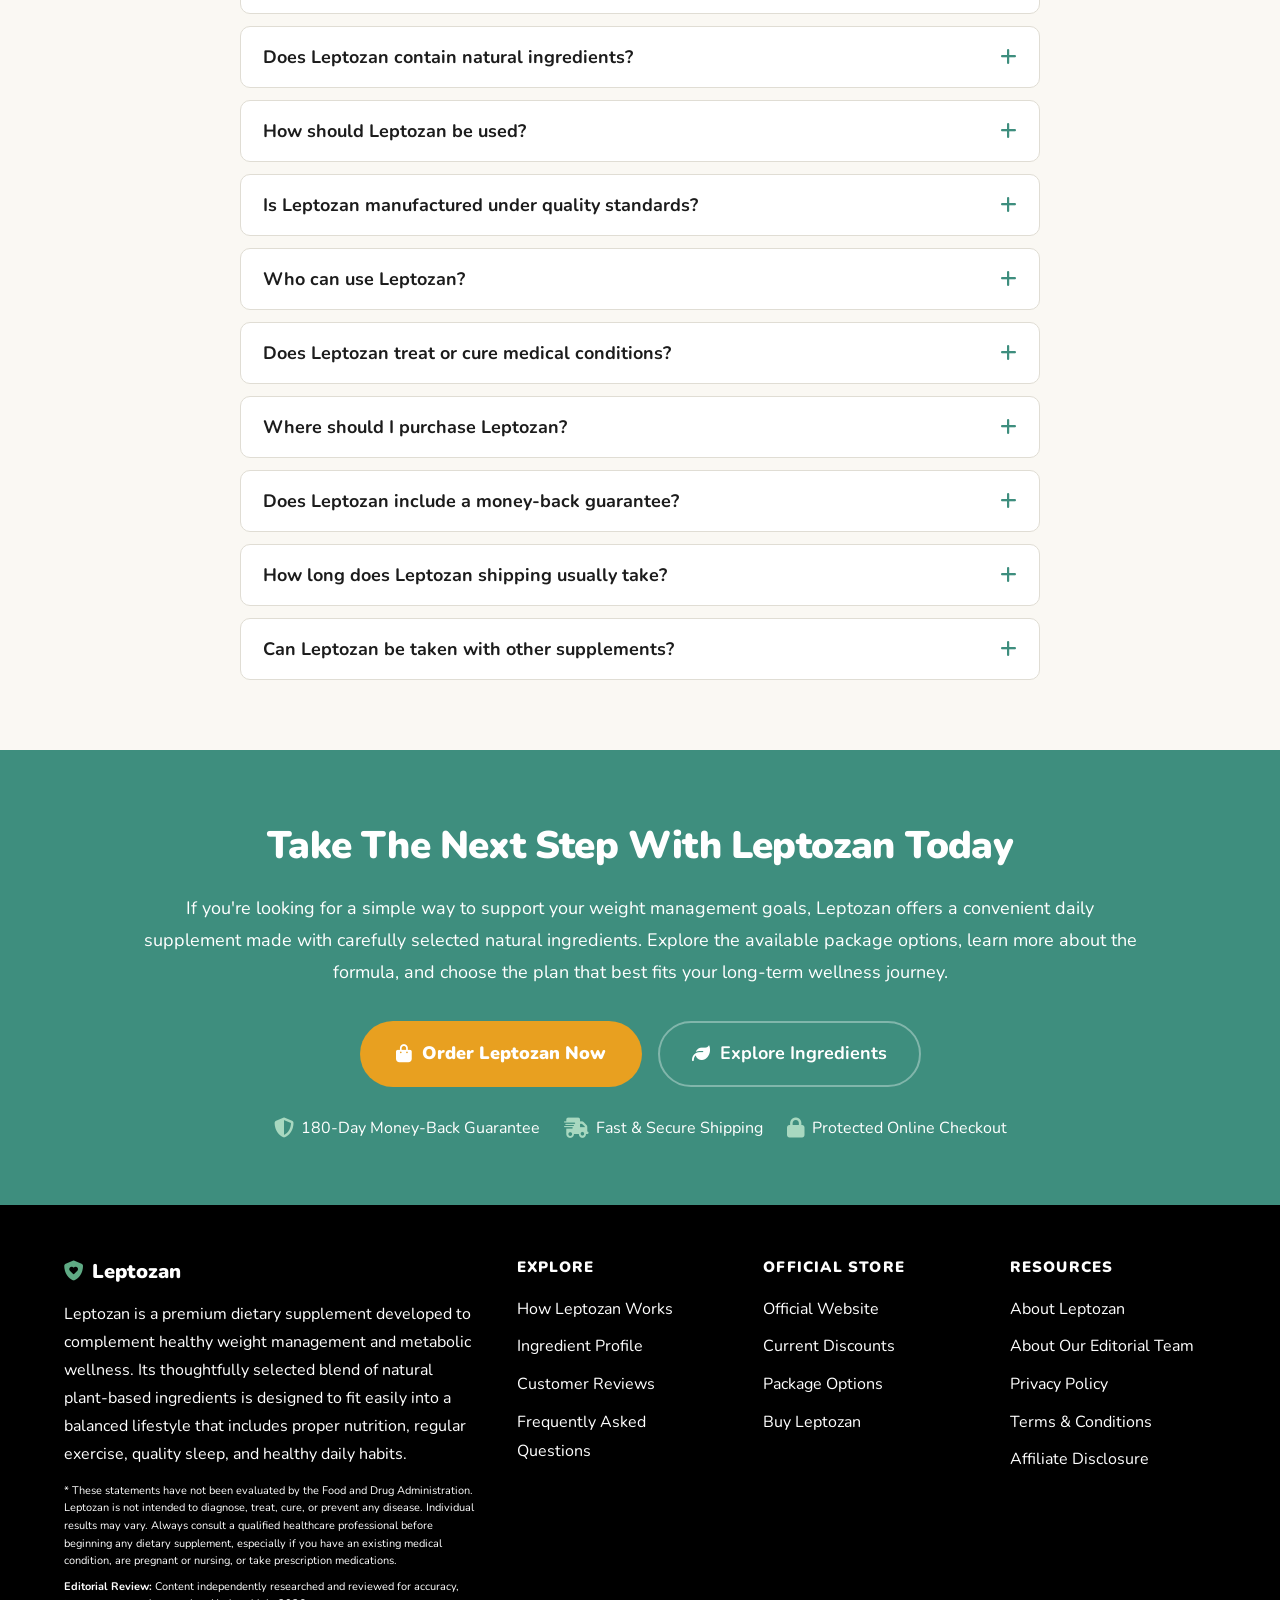
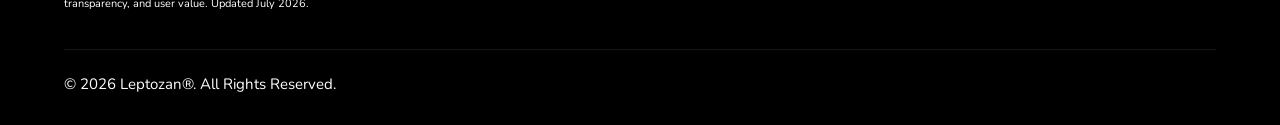
<file: about.html>
<!DOCTYPE html>
<html lang="en">
<head>
<meta charset="UTF-8"/>
<meta name="viewport" content="width=device-width,initial-scale=1.0"/>

<title>About Leptozan® | Our Mission, Formula & Commitment to Wellness</title>

<meta name="description" content="Learn about Leptozan®, our mission, ingredient philosophy, quality standards, and commitment to supporting healthy weight management and everyday wellness with a carefully formulated dietary supplement.">

<meta name="robots" content="index, follow, max-image-preview:large, max-snippet:-1">
<meta name="author" content="Emily Roberts">
<meta name="language" content="English">

<link rel="canonical" href="https://leptozen.com/about">

<meta property="og:type" content="website">
<meta property="og:title" content="About Leptozan® | Our Mission, Formula & Commitment to Wellness">
<meta property="og:description" content="Discover the story behind Leptozan®, our commitment to quality, carefully selected ingredients, and our approach to supporting healthy weight management and overall wellness.">
<meta property="og:url" content="https://leptozen.com/about">
<meta property="og:image" content="https://leptozen.com/assets/images/leptozan-3-bottles.webp">
<meta property="og:site_name" content="Leptozan Official">

<meta name="twitter:card" content="summary_large_image">
<meta name="twitter:title" content="About Leptozan® | Our Mission, Formula & Commitment to Wellness">
<meta name="twitter:description" content="Learn about Leptozan®, our ingredient philosophy, product standards, and commitment to providing reliable wellness information.">
<meta name="twitter:image" content="https://leptozen.com/assets/images/leptozan-3-bottles.webp">

<link rel="icon" type="image/png" href="./assets/images/leptozan-fav.ico">

<!-- Organization -->
<script type="application/ld+json">
{
"@context":"https://schema.org",
"@type":"Organization",
"name":"Leptozan",
"url":"https://leptozen.com/",
"logo":"https://leptozen.com/assets/images/leptozan-3-bottles.webp",
"description":"Leptozan is a dietary supplement created to complement healthy weight management, metabolic wellness, and balanced daily nutrition through carefully selected natural ingredients.",
"foundingDate":"2024",
"contactPoint":{
"@type":"ContactPoint",
"contactType":"Customer Support",
"url":"https://leptozen.com/contact-us"
},
"sameAs":[
"https://leptozen.com/about"
]
}
</script>

<!-- About Page -->
<script type="application/ld+json">
{
"@context":"https://schema.org",
"@type":"AboutPage",
"name":"About Leptozan",
"url":"https://leptozen.com/about",
"description":"Learn about Leptozan, our mission, ingredient philosophy, quality standards, and commitment to providing trustworthy wellness information.",
"publisher":{
"@type":"Organization",
"name":"Leptozan",
"url":"https://leptozen.com/"
},
"mainEntity":{
"@type":"Organization",
"name":"Leptozan",
"description":"Leptozan is committed to providing transparent product information, carefully selected ingredients, and educational wellness resources for informed purchasing decisions."
}
}
</script>

<!-- Breadcrumb -->
<script type="application/ld+json">
{
"@context":"https://schema.org",
"@type":"BreadcrumbList",
"itemListElement":[
{
"@type":"ListItem",
"position":1,
"name":"Home",
"item":"https://leptozen.com/"
},
{
"@type":"ListItem",
"position":2,
"name":"About Leptozan",
"item":"https://leptozen.com/about"
}
]
}
</script>

<link rel="stylesheet" href="https://cdnjs.cloudflare.com/ajax/libs/font-awesome/6.5.0/css/all.min.css"/>
<link href="https://fonts.googleapis.com/css2?family=Nunito:wght@400;500;600;700;800;900&display=swap" rel="stylesheet"/>
<link rel="stylesheet" href="./assets/css/styles.css"/>
<link rel="stylesheet" href="./assets/css/pages.css"/>
<link rel="stylesheet" href="./assets/css/about.css"/>

</head>
<body>

<!-- NAV -->
<nav>
  <div class="nav-inner">
    <a href="https://leptozen.com/" class="nav-logo">Leptozan</a>

    <ul class="nav-links" id="navLinks">
      <li><a href="https://leptozen.com/#how-it-works">How It Works</a></li>
      <li><a href="https://leptozen.com/#ingredients">Ingredients</a></li>
      <li><a href="https://leptozen.com/#reviews">Reviews</a></li>
      <li><a href="https://leptozen.com/#faq">FAQ</a></li>
    </ul>

    <div class="nav-right">
      <a href="https://leptozen.com/order" aria-label="Order">Order Now</a>
      <button class="nav-burger" id="navBurger" aria-label="Toggle menu">
        <i class="fa-solid fa-bars"></i>
      </button>
    </div>
  </div>
</nav>

<!-- BREADCRUMB -->
<div class="page-breadcrumb">
  <div class="page-breadcrumb-inner">
    <a href="https://leptozen.com/">
      <i class="fa-solid fa-house" style="font-size:13px"></i> Home
    </a>
    <i class="fa-solid fa-chevron-right"></i>
    <span>About Leptozan</span>
  </div>
</div>

<!-- HERO -->
<div class="page-hero">

  <p class="page-eyebrow">
    <i class="fa-solid fa-heart-pulse"></i>
    About Leptozan
  </p>

  <h1>Committed To Quality Nutrition, Transparency & Everyday Wellness</h1>

  <p class="page-hero-sub">
    Leptozan was developed for adults looking to complement a healthy lifestyle with a thoughtfully formulated dietary supplement. Our approach focuses on carefully selected ingredients, quality-focused manufacturing, and providing clear product information that helps customers make informed wellness decisions. We believe long-term success begins with consistency, balanced nutrition, regular physical activity, and products that fit naturally into everyday routines.
  </p>

  <div class="about-hero-pills">
    <span class="about-hero-pill">
      <i class="fa-solid fa-seedling"></i>
      Natural Ingredient Blend
    </span>

    <span class="about-hero-pill">
      <i class="fa-solid fa-award"></i>
      Quality-Focused Production
    </span>

    <span class="about-hero-pill">
      <i class="fa-solid fa-shield-check"></i>
      180-Day Money-Back Guarantee
    </span>

    <span class="about-hero-pill">
      <i class="fa-solid fa-book-open"></i>
      Transparent Product Information
    </span>
  </div>

</div>

<!-- OUR STORY -->
<div class="story-wrap">

  <div class="story-img-block">
    <div class="story-img-main">
      <img src="./assets/images/leptozan-3-bottles.webp" alt="Leptozan Weight Management Supplement" loading="lazy"/>
    </div>

    <div class="story-img-badge">
      <span class="story-img-badge-num">180</span>
      <span class="story-img-badge-label">Day Money-Back<br>Guarantee</span>
    </div>
  </div>

  <div class="story-text">

    <p class="s-tag">
      <i class="fa-solid fa-book-open" style="margin-right:6px"></i>
      Our Story
    </p>

    <h2>Why Leptozan Was Created</h2>

    <p>
      Healthy weight management is often the result of consistent lifestyle choices rather than quick solutions. Leptozan was developed for adults looking to complement balanced nutrition, regular exercise, and everyday wellness with a convenient dietary supplement that fits naturally into daily life.
    </p>

    <p>
      From the beginning, our goal has been to focus on ingredient quality, transparency, and responsible product information. Every aspect of Leptozan is designed to help customers better understand the formula, make informed purchasing decisions, and confidently include nutritional support in their long-term wellness routine.
    </p>

    <p>
      We believe that trust is earned through consistency, accurate information, and customer satisfaction. That's why Leptozan continues to emphasize carefully selected ingredients, quality-focused manufacturing standards, and a customer-first approach that supports informed wellness choices without unrealistic promises.
    </p>

    <div class="trust-strip" style="margin-top:20px">
      <span class="trust-badge"><i class="fa-solid fa-award"></i> Premium Quality</span>
      <span class="trust-badge"><i class="fa-solid fa-flask"></i> Carefully Selected Ingredients</span>
      <span class="trust-badge"><i class="fa-solid fa-heart"></i> Everyday Wellness Support</span>
    </div>

  </div>

</div>

<!-- MISSION & VALUES -->
<section class="mission-section">
  <div class="mission-inner">

    <p class="s-tag center">
      <i class="fa-solid fa-bullseye" style="margin-right:6px"></i>
      Our Values
    </p>

    <h2 class="s-heading center">The Principles That Guide Every Leptozan Formula</h2>

    <p class="s-sub center">
      Everything we do is centered on quality, transparency, and customer confidence. From ingredient selection to product information, Leptozan is developed with the goal of supporting informed wellness decisions while encouraging healthy lifestyle habits and long-term consistency.
    </p>

    <div class="mission-grid">

      <div class="mission-card">
        <div class="mission-card-icon">
          <i class="fa-solid fa-circle-info"></i>
        </div>

        <h3>Transparent Product Information</h3>

        <p>
          We believe every customer deserves clear, easy-to-understand information about Leptozan, including its ingredients, recommended use, and product details so they can make informed decisions with confidence.
        </p>
      </div>

      <div class="mission-card">
        <div class="mission-card-icon">
          <i class="fa-solid fa-leaf"></i>
        </div>

        <h3>Thoughtfully Selected Ingredients</h3>

        <p>
          Our formula is built around carefully chosen natural ingredients that complement healthy weight management and metabolic wellness when combined with balanced nutrition and an active lifestyle.
        </p>
      </div>

      <div class="mission-card">
        <div class="mission-card-icon">
          <i class="fa-solid fa-dumbbell"></i>
        </div>

        <h3>Supporting Healthy Living</h3>

        <p>
          Leptozan is intended to become part of a complete wellness routine that includes regular physical activity, nutritious meals, adequate hydration, quality sleep, and consistent healthy habits.
        </p>
      </div>

      <div class="mission-card">
        <div class="mission-card-icon">
          <i class="fa-solid fa-shield-check"></i>
        </div>

        <h3>Quality Manufacturing Standards</h3>

        <p>
          We place a strong emphasis on manufacturing consistency and product quality, helping ensure customers receive a supplement produced with attention to established quality practices.
        </p>
      </div>

      <div class="mission-card">
        <div class="mission-card-icon">
          <i class="fa-solid fa-users"></i>
        </div>

        <h3>Customer-First Experience</h3>

        <p>
          From educational resources to purchasing support, we aim to provide a positive customer experience by offering helpful information, responsive service, and a straightforward ordering process.
        </p>
      </div>

      <div class="mission-card">
        <div class="mission-card-icon">
          <i class="fa-solid fa-seedling"></i>
        </div>

        <h3>Long-Term Wellness Focus</h3>

        <p>
          Rather than promoting unrealistic expectations, Leptozan encourages sustainable daily habits and responsible supplementation as part of an overall commitment to healthier living and personal wellness goals.
        </p>
      </div>

    </div>

  </div>
</section>

<!-- STATS BANNER -->
<div class="about-stats-banner">
  <div class="about-stats-inner">

    <div class="about-stat">
      <div class="about-stat-num">8+</div>
      <div class="about-stat-label">Natural Plant-Based Ingredients</div>
    </div>

    <div class="about-stat">
      <div class="about-stat-num">180</div>
      <div class="about-stat-label">Day Money-Back Guarantee</div>
    </div>

    <div class="about-stat">
      <div class="about-stat-num">Daily</div>
      <div class="about-stat-label">Metabolism Support Formula</div>
    </div>

    <div class="about-stat">
      <div class="about-stat-num">GMP</div>
      <div class="about-stat-label">Quality Manufacturing Practices</div>
    </div>

  </div>
</div>

<!-- INGREDIENT PROMISE -->
<div class="ingr-promise-wrap">
  <div>

    <p class="s-tag">
      <i class="fa-solid fa-seedling" style="margin-right:6px"></i>
      The Leptozan Formula
    </p>

    <h2 class="s-heading">
      Carefully Selected Ingredients Designed To Complement Everyday Wellness
    </h2>

    <p style="font-size:17px;color:var(--muted);line-height:1.85;margin-bottom:18px">
      Leptozan is formulated with a thoughtful combination of plant-based extracts and naturally sourced ingredients commonly found in wellness supplements designed for metabolism support and healthy weight management. Each ingredient is selected to complement an active lifestyle, balanced nutrition, and long-term wellness habits without unnecessary complexity.
    </p>

    <ul class="ingr-promise-list">

      <li>
        <i class="fa-solid fa-circle-check"></i>
        <span><strong>Green Tea Extract</strong> — Naturally rich in beneficial plant compounds and traditionally included in wellness formulas that support metabolism and everyday vitality as part of a healthy lifestyle.</span>
      </li>

      <li>
        <i class="fa-solid fa-circle-check"></i>
        <span><strong>Garcinia Cambogia</strong> — A botanical ingredient frequently used in weight management supplements and chosen to complement healthy eating habits and active daily routines.</span>
      </li>

      <li>
        <i class="fa-solid fa-circle-check"></i>
        <span><strong>Apple Cider Vinegar</strong> — A popular wellness ingredient valued for its traditional use in balanced nutrition programs and digestive wellness support.</span>
      </li>

      <li>
        <i class="fa-solid fa-circle-check"></i>
        <span><strong>Turmeric Root</strong> — A well-known botanical that naturally contains antioxidant compounds and is commonly included in wellness supplements for overall health support.</span>
      </li>

      <li>
        <i class="fa-solid fa-circle-check"></i>
        <span><strong>Black Pepper Extract</strong> — Included to complement the overall botanical blend and traditionally used alongside herbal ingredients in nutritional formulations.</span>
      </li>

      <li>
        <i class="fa-solid fa-circle-check"></i>
        <span><strong>Additional Plant-Based Nutrients</strong> — Leptozan combines carefully selected natural ingredients to create a convenient daily supplement that supports healthy metabolism, energy balance, and overall wellness when paired with healthy lifestyle choices.</span>
      </li>

    </ul>

    <a href="https://leptozen.com/#ingredients"
       style="display:inline-flex;align-items:center;gap:8px;font-size:16px;font-weight:800;color:var(--green);text-decoration:underline;text-underline-offset:3px;margin-top:8px">
      <i class="fa-solid fa-flask-vial"></i>
      Discover The Complete Leptozan Ingredient Profile
    </a>

  </div>

  <div class="ingr-promise-img">
    <img src="./assets/images/leptozan-2-bottles.webp"
         alt="Leptozan Natural Weight Management Formula"
         loading="lazy"/>
  </div>
</div>

<!-- MANUFACTURING STANDARDS -->
<section class="manufacturing-section">
  <div class="manufacturing-inner">

    <p class="s-tag center"><i class="fa-solid fa-industry" style="margin-right:6px"></i> Manufacturing Excellence</p>

    <h2 class="s-heading center">How Every Bottle Of Leptozan Is Prepared With Quality In Mind</h2>

    <p class="s-sub center">
      Leptozan is developed with an emphasis on ingredient quality, responsible manufacturing, and product consistency. Every step, from sourcing selected ingredients to final packaging, is designed to support a dependable wellness experience for customers seeking a convenient daily supplement.
    </p>

    <div class="manufacturing-grid">

      <div class="mfg-card">
        <div class="mfg-icon"><i class="fa-solid fa-award"></i></div>

        <div class="mfg-text">
          <h4>High Manufacturing Standards</h4>
          <p>
            Leptozan is produced in facilities that follow recognized quality manufacturing practices, helping maintain consistency, cleanliness, and attention to detail throughout every stage of production.
          </p>
        </div>
      </div>


      <div class="mfg-card">
        <div class="mfg-icon"><i class="fa-solid fa-seedling"></i></div>

        <div class="mfg-text">
          <h4>Thoughtfully Selected Ingredients</h4>
          <p>
            Every botanical ingredient included in Leptozan is chosen for its role within the overall formula, creating a balanced blend designed to complement healthy metabolism, active lifestyles, and everyday wellness goals.
          </p>
        </div>
      </div>


      <div class="mfg-card">
        <div class="mfg-icon"><i class="fa-solid fa-shield-heart"></i></div>

        <div class="mfg-text">
          <h4>Commitment To Product Quality</h4>
          <p>
            Quality remains a priority throughout formulation and production. Leptozan is created with careful attention to ingredient handling, product consistency, and clear labeling to help consumers make informed purchasing decisions.
          </p>
        </div>
      </div>


      <div class="mfg-card">
        <div class="mfg-icon"><i class="fa-solid fa-box-open"></i></div>

        <div class="mfg-text">
          <h4>Reliable Batch Consistency</h4>
          <p>
            Consistent manufacturing practices help ensure that each bottle of Leptozan delivers the same carefully prepared formula, allowing customers to confidently include it in their daily wellness routine.
          </p>
        </div>
      </div>

    </div>
  </div>
</section>

<!-- MEET THE RESEARCHER -->
<section class="team-section">
  <div class="team-inner">

    <p class="s-tag center">
      <i class="fa-solid fa-user-graduate" style="margin-right:6px"></i>
      Editorial Standards
    </p>

    <h2 class="s-heading center">
      Meet The Wellness Research Professional Behind Our Content
    </h2>

    <p class="s-sub center">
      Our Leptozan educational content is prepared to help readers better understand wellness supplements, ingredient research, and healthy lifestyle practices. Every article is written with a focus on accuracy, transparency, and providing useful information that supports informed decision-making.
    </p>

    <div class="team-card-large">

      <div class="team-avatar-lg">ER</div>

      <div class="team-info">

        <h3>Emily Roberts</h3>

        <p class="team-role">
          <i class="fa-solid fa-book-medical" style="margin-right:5px"></i>
          Wellness Content Researcher &amp; Nutritional Supplement Reviewer
        </p>

        <p>
          Emily Roberts researches dietary supplements, botanical ingredients, nutrition topics, and wellness trends with an emphasis on evidence-informed educational content. Her work focuses on translating complex ingredient information into practical, reader-friendly guidance that helps consumers better understand products like Leptozan.
        </p>

        <p>
          Every Leptozan article is carefully reviewed to ensure balanced, trustworthy, and easy-to-understand information. Rather than making unrealistic claims, our editorial process emphasizes ingredient transparency, responsible wellness education, and user-first content that aligns with modern SEO and EEAT best practices.
        </p>

        <div class="team-badges">
          <span class="team-badge-pill"><i class="fa-solid fa-microscope"></i> Ingredient Research</span>
          <span class="team-badge-pill"><i class="fa-solid fa-book-open"></i> Evidence-Based Writing</span>
          <span class="team-badge-pill"><i class="fa-solid fa-clipboard-check"></i> Editorial Review Process</span>
          <span class="team-badge-pill"><i class="fa-solid fa-shield-halved"></i> Trusted Wellness Information</span>
        </div>

        <div style="margin-top:16px">
          <a href="./about-author" style="font-size:16px;font-weight:800;color:var(--green);text-decoration:underline;text-underline-offset:3px;display:inline-flex;align-items:center;gap:7px">
            <i class="fa-solid fa-arrow-right"></i>
            Learn More About Our Editorial Process
          </a>
        </div>

      </div>

    </div>
  </div>
</section>

<!-- GUARANTEE -->
<div class="guarantee-section">
  <div class="guarantee-inner">

    <div class="guarantee-icon">
      <i class="fa-solid fa-shield-halved"></i>
    </div>

    <h2>180-Day Money-Back Guarantee</h2>

    <p>
      Every official Leptozan order is backed by a 180-day money-back guarantee, giving customers the opportunity to try the product with added confidence. If you are not completely satisfied, you can follow the manufacturer's refund instructions within the guarantee period. This customer-friendly policy reflects Leptozan's commitment to quality, transparency, and a reliable shopping experience.
    </p>

  </div>
</div>

<!-- ABOUT PAGE FAQ -->
<section class="section faq-section">
  <div class="section-inner">

    <p class="s-tag center">
      <i class="fa-solid fa-circle-question" style="margin-right:6px"></i>
      Leptozan Frequently Asked Questions
    </p>

    <h2 class="s-heading center">
      Common Questions About Leptozan
    </h2>

    <p class="s-sub center" style="margin-bottom:40px">
      Explore answers to the most frequently asked questions about Leptozan, including its natural ingredients, quality standards, recommended use, ordering information, and our commitment to providing accurate wellness education.
    </p>

    <div class="about-faq-list faq-list">

      <div class="faq-item">
        <button class="faq-btn" onclick="toggleFaq(this)">
          What is Leptozan?<i class="fa-solid fa-plus"></i>
        </button>
        <div class="faq-answer">
          Leptozan is a daily dietary supplement created with a blend of carefully selected botanical ingredients. It is designed to complement healthy lifestyle habits and support individuals pursuing balanced nutrition, healthy metabolism, and long-term wellness goals through convenient daily supplementation.
        </div>
      </div>

      <div class="faq-item">
        <button class="faq-btn" onclick="toggleFaq(this)">
          What makes Leptozan different from similar supplements?<i class="fa-solid fa-plus"></i>
        </button>
        <div class="faq-answer">
          Leptozan combines multiple plant-based ingredients into one convenient formula rather than relying on a single botanical extract. The balanced ingredient profile is designed to complement healthy eating, regular physical activity, and overall wellness routines while emphasizing quality and consistency.
        </div>
      </div>

      <div class="faq-item">
        <button class="faq-btn" onclick="toggleFaq(this)">
          Who prepares the educational content about Leptozan?<i class="fa-solid fa-plus"></i>
        </button>
        <div class="faq-answer">
          Our Leptozan content is developed using publicly available ingredient research, manufacturer information, and reliable wellness resources. Every page is written with a focus on clarity, transparency, and helping readers make informed decisions without exaggerated health claims.
        </div>
      </div>

      <div class="faq-item">
        <button class="faq-btn" onclick="toggleFaq(this)">
          Does Leptozan contain natural ingredients?<i class="fa-solid fa-plus"></i>
        </button>
        <div class="faq-answer">
          Yes. Leptozan features a carefully selected blend of plant-based ingredients commonly found in wellness supplements. Customers should always review the official product label for the most accurate and up-to-date ingredient list before beginning any dietary supplement.
        </div>
      </div>

      <div class="faq-item">
        <button class="faq-btn" onclick="toggleFaq(this)">
          How should Leptozan be used?<i class="fa-solid fa-plus"></i>
        </button>
        <div class="faq-answer">
          Leptozan should always be taken according to the directions provided on the official product label. Consistent daily use, together with balanced nutrition, regular exercise, quality sleep, and healthy lifestyle choices, can help support your overall wellness routine.
        </div>
      </div>

      <div class="faq-item">
        <button class="faq-btn" onclick="toggleFaq(this)">
          Is Leptozan manufactured under quality standards?<i class="fa-solid fa-plus"></i>
        </button>
        <div class="faq-answer">
          According to the manufacturer, Leptozan is produced in facilities that follow recognized quality manufacturing practices designed to support product consistency, ingredient integrity, and quality control throughout the production process.
        </div>
      </div>

      <div class="faq-item">
        <button class="faq-btn" onclick="toggleFaq(this)">
          Who can use Leptozan?<i class="fa-solid fa-plus"></i>
        </button>
        <div class="faq-answer">
          Leptozan is intended for healthy adults looking to complement their wellness routine with a dietary supplement. Individuals who are pregnant, nursing, have existing medical conditions, or take prescription medications should consult a qualified healthcare professional before use.
        </div>
      </div>

      <div class="faq-item">
        <button class="faq-btn" onclick="toggleFaq(this)">
          Does Leptozan treat or cure medical conditions?<i class="fa-solid fa-plus"></i>
        </button>
        <div class="faq-answer">
          No. Leptozan is a dietary supplement intended to support general wellness and healthy lifestyle habits. It is not intended to diagnose, treat, cure, or prevent any disease. Individual experiences may vary depending on personal health and lifestyle factors.
        </div>
      </div>

      <div class="faq-item">
        <button class="faq-btn" onclick="toggleFaq(this)">
          Where should I purchase Leptozan?<i class="fa-solid fa-plus"></i>
        </button>
        <div class="faq-answer">
          To help ensure product authenticity, current pricing, promotional offers, and eligibility for the manufacturer's guarantee, customers are encouraged to purchase Leptozan directly through the official website.
        </div>
      </div>

      <div class="faq-item">
        <button class="faq-btn" onclick="toggleFaq(this)">
          Does Leptozan include a money-back guarantee?<i class="fa-solid fa-plus"></i>
        </button>
        <div class="faq-answer">
          Yes. Official Leptozan purchases include a 180-day money-back guarantee. Customers who are not satisfied with their purchase can review the manufacturer's refund policy and follow the official return instructions within the guarantee period.
        </div>
      </div>

      <div class="faq-item">
        <button class="faq-btn" onclick="toggleFaq(this)">
          How long does Leptozan shipping usually take?<i class="fa-solid fa-plus"></i>
        </button>
        <div class="faq-answer">
          Shipping times depend on your delivery location, order processing schedules, and carrier availability. Once your order is confirmed, tracking information is typically provided so you can monitor your shipment until delivery.
        </div>
      </div>

      <div class="faq-item">
        <button class="faq-btn" onclick="toggleFaq(this)">
          Can Leptozan be taken with other supplements?<i class="fa-solid fa-plus"></i>
        </button>
        <div class="faq-answer">
          If you currently use other dietary supplements or prescription medications, consult your healthcare provider before adding Leptozan to your routine. A healthcare professional can help determine whether the combination is appropriate for your individual needs.
        </div>
      </div>

    </div>
  </div>
</section>

<!-- BOTTOM CTA -->
<div class="about-cta-section">

  <h2>Take The Next Step With Leptozan Today</h2>

  <p>
    If you're looking for a simple way to support your weight management goals, Leptozan offers a convenient daily supplement made with carefully selected natural ingredients. Explore the available package options, learn more about the formula, and choose the plan that best fits your long-term wellness journey.
  </p>

  <div class="about-cta-btns">

    <a href="https://leptozen.com/order" class="about-cta-primary" target="_blank" rel="nofollow">
      <i class="fa-solid fa-bag-shopping"></i> Order Leptozan Now
    </a>

    <a href="https://leptozen.com/#ingredients" class="about-cta-ghost">
      <i class="fa-solid fa-leaf"></i> Explore Ingredients
    </a>

  </div>

  <div class="bottom-guarantee" style="margin-top:28px">

    <div class="b-g-item">
      <i class="fa-solid fa-shield-halved"></i> 180-Day Money-Back Guarantee
    </div>

    <div class="b-g-item">
      <i class="fa-solid fa-truck-fast"></i> Fast & Secure Shipping
    </div>

    <div class="b-g-item">
      <i class="fa-solid fa-lock"></i> Protected Online Checkout
    </div>

  </div>

</div>

<!-- FOOTER -->
<footer>
  <div class="foot-inner">

    <div>
      <div class="foot-logo">
        <i class="fa-solid fa-shield-heart"></i> Leptozan
      </div>

      <p class="foot-desc">
        Leptozan is a premium dietary supplement developed to complement healthy weight management and metabolic wellness. Its thoughtfully selected blend of natural plant-based ingredients is designed to fit easily into a balanced lifestyle that includes proper nutrition, regular exercise, quality sleep, and healthy daily habits.
      </p>

      <p class="foot-disc">
        * These statements have not been evaluated by the Food and Drug Administration. Leptozan is not intended to diagnose, treat, cure, or prevent any disease. Individual results may vary. Always consult a qualified healthcare professional before beginning any dietary supplement, especially if you have an existing medical condition, are pregnant or nursing, or take prescription medications.
      </p>

      <p class="foot-disc" style="margin-top:8px">
        <strong>Editorial Review:</strong> Content independently researched and reviewed for accuracy, transparency, and user value. Updated July 2026.
      </p>
    </div>


    <div class="foot-col">
      <h5>Explore</h5>
      <ul>
        <li><a href="https://leptozen.com/#how-it-works">How Leptozan Works</a></li>
        <li><a href="https://leptozen.com/#ingredients">Ingredient Profile</a></li>
        <li><a href="https://leptozen.com/#reviews">Customer Reviews</a></li>
        <li><a href="https://leptozen.com/#faq">Frequently Asked Questions</a></li>
      </ul>
    </div>


    <div class="foot-col">
      <h5>Official Store</h5>
      <ul>
        <li><a href="https://leptozen.com/order" target="_blank" rel="nofollow">Official Website</a></li>
        <li><a href="https://leptozen.com/order" target="_blank" rel="nofollow">Current Discounts</a></li>
        <li><a href="https://leptozen.com/order" target="_blank" rel="nofollow">Package Options</a></li>
        <li><a href="https://leptozen.com/order" target="_blank" rel="nofollow">Buy Leptozan</a></li>
      </ul>
    </div>


    <div class="foot-col">
      <h5>Resources</h5>
      <ul>
        <li><a href="./about">About Leptozan</a></li>
        <li><a href="./about-author">About Our Editorial Team</a></li>
        <li><a href="./privacy-policy">Privacy Policy</a></li>
        <li><a href="./terms-conditions">Terms &amp; Conditions</a></li>
        <li><a href="./affiliate-disclosure">Affiliate Disclosure</a></li>
      </ul>
    </div>


  </div>


  <div class="foot-bottom">

    <p>&copy; 2026 Leptozan®. All Rights Reserved.</p>

  </div>
</footer>

<script>
// Mobile nav toggle
document.getElementById('navBurger').addEventListener('click', function () {
  const nav = document.getElementById('navLinks');
  nav.classList.toggle('open');
  this.querySelector('i').className = nav.classList.contains('open') ? 'fa-solid fa-xmark' : 'fa-solid fa-bars';
});

// FAQ accordion (matches index pattern)
function toggleFaq(btn) {
  const answer = btn.nextElementSibling;
  const isOpen = btn.classList.contains('open');

  // Close all
  document.querySelectorAll('.faq-btn.open').forEach(b => {
    b.classList.remove('open');
    b.nextElementSibling.classList.remove('open');
  });

  if (!isOpen) {
    btn.classList.add('open');
    answer.classList.add('open');
  }
}
</script>

</body>
</html>
</file>
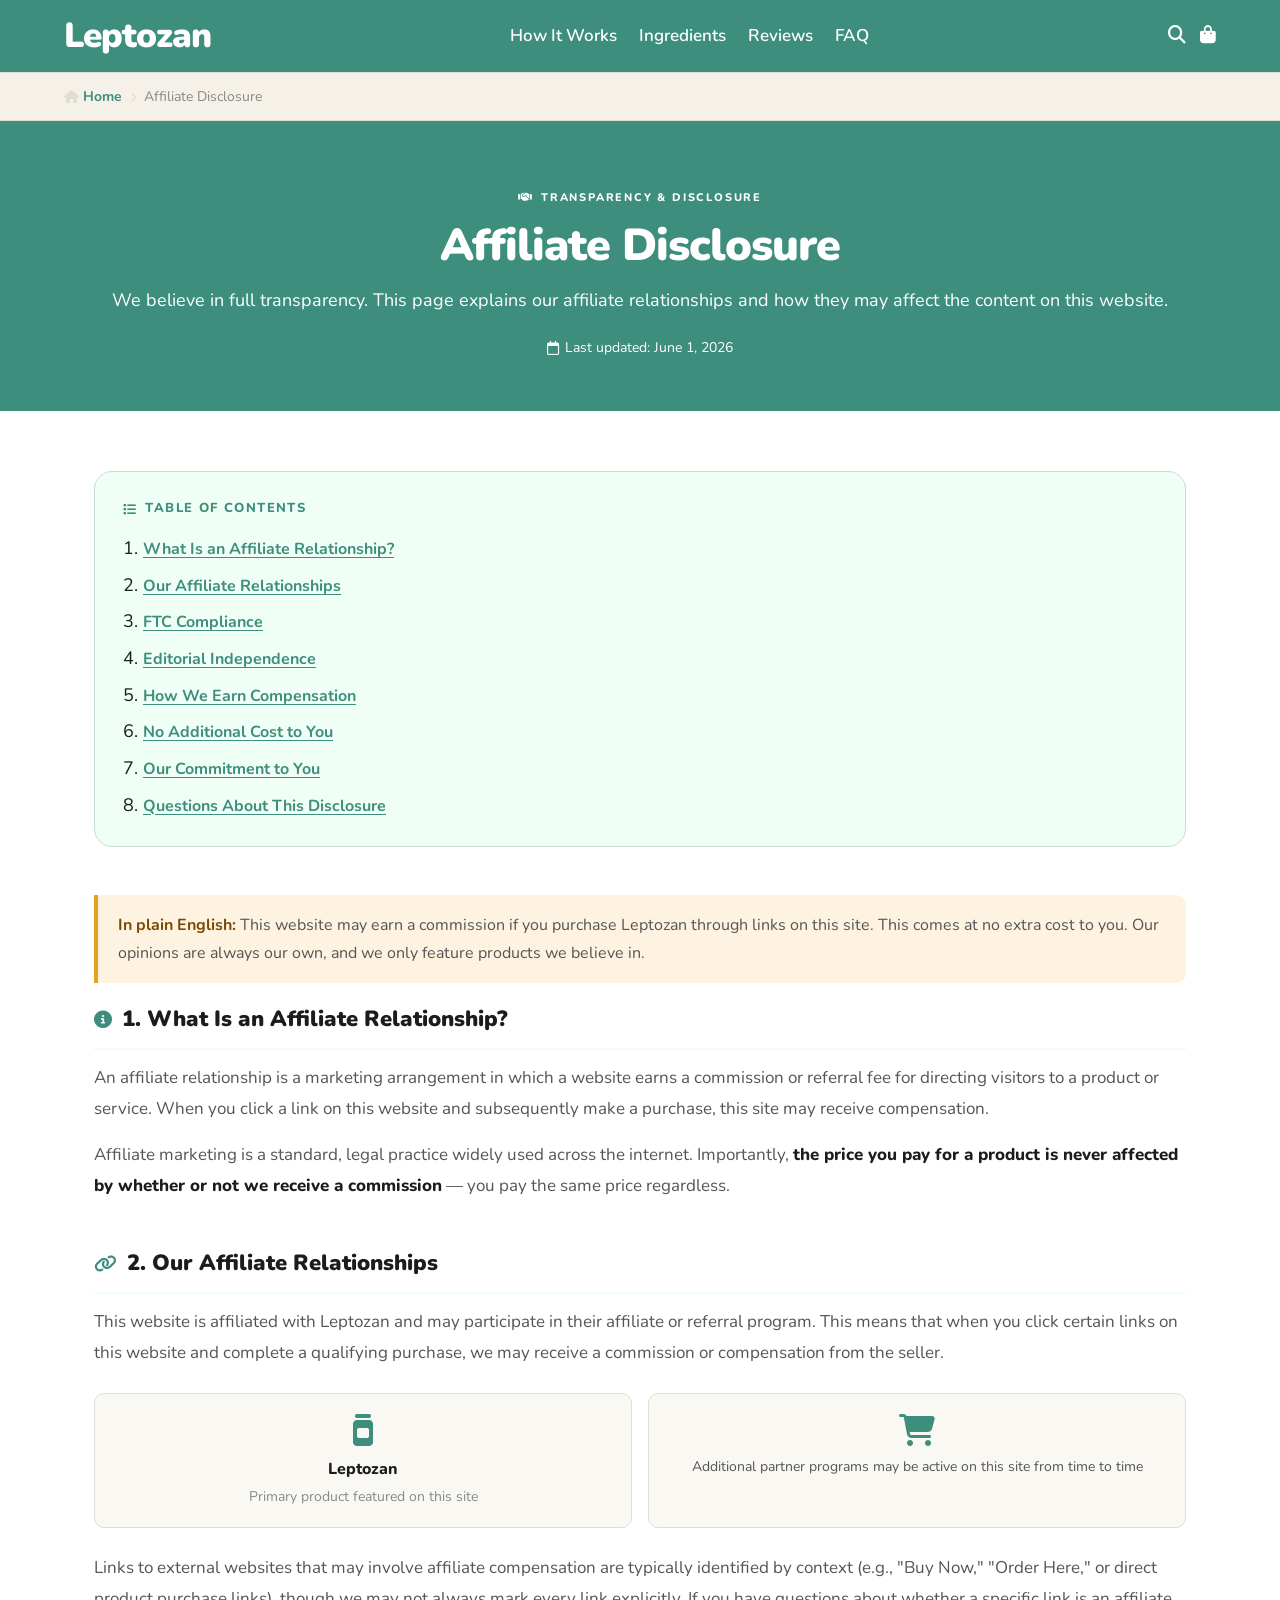
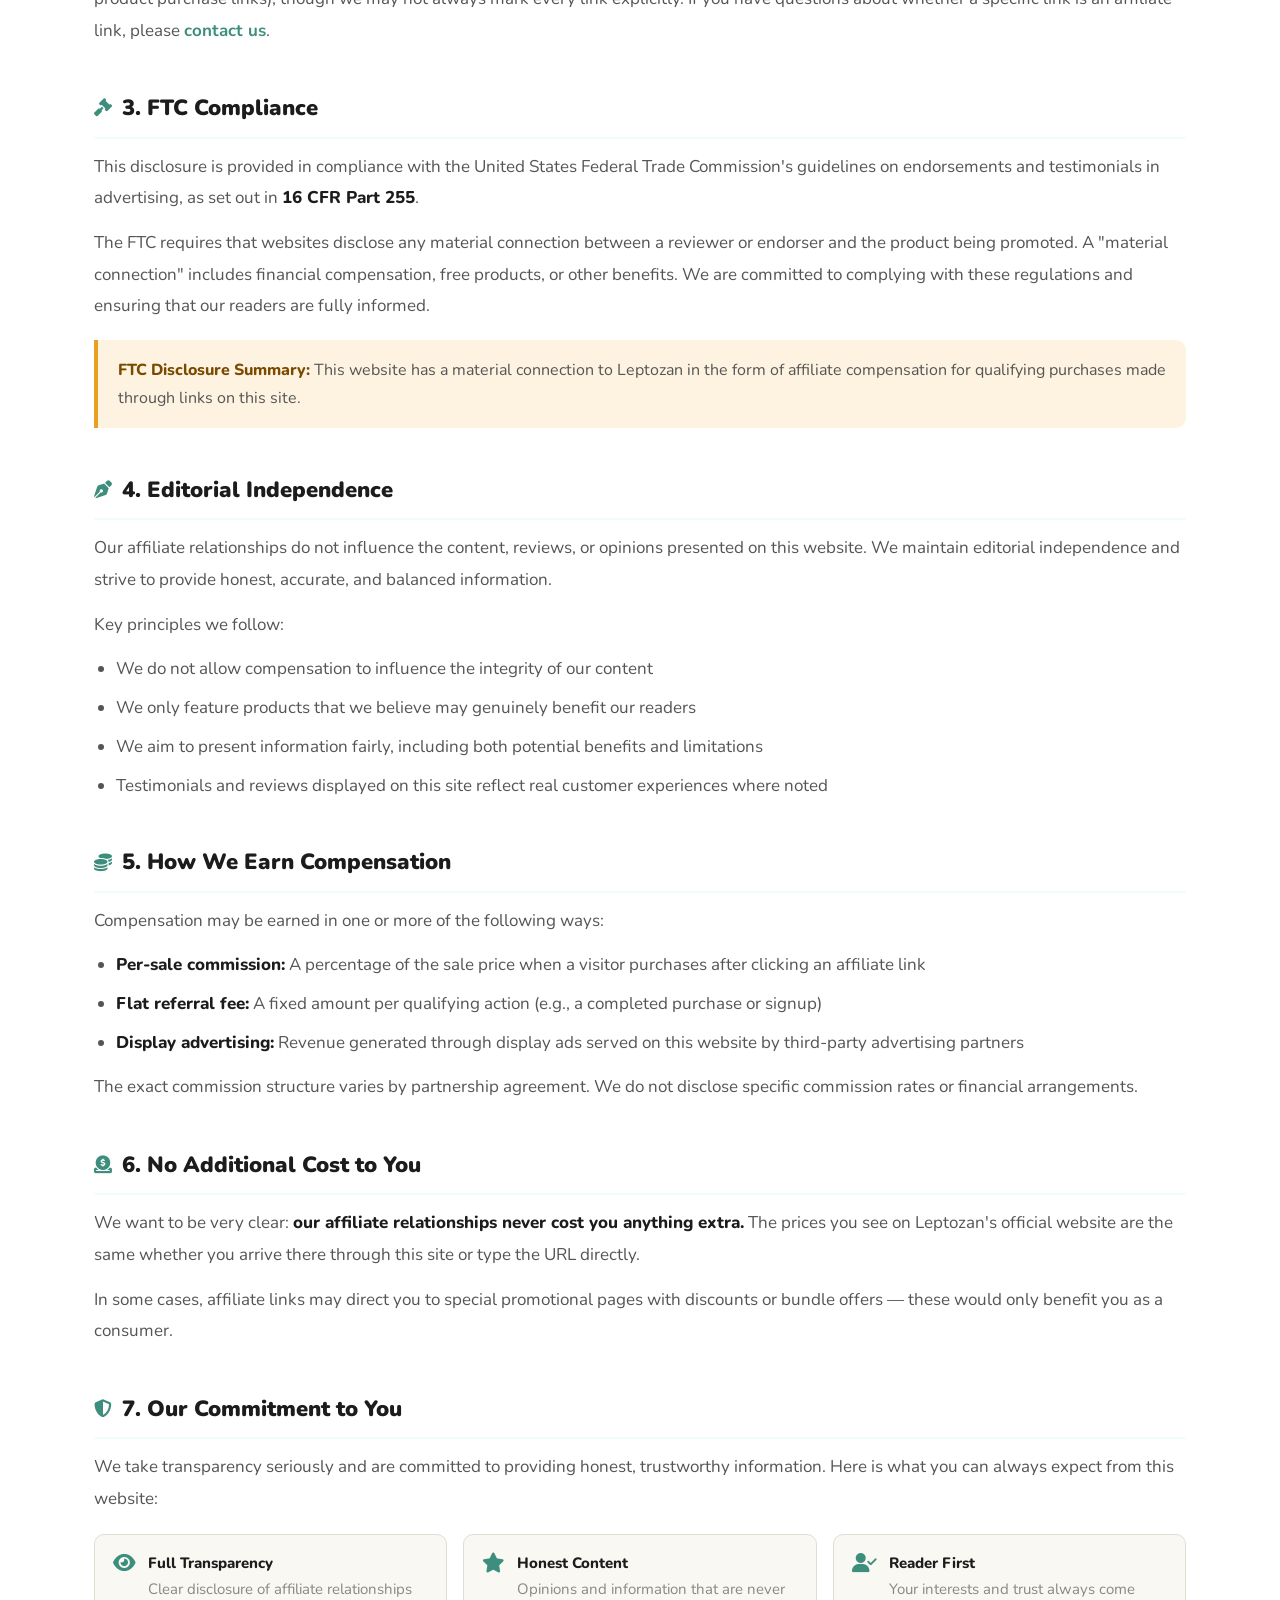
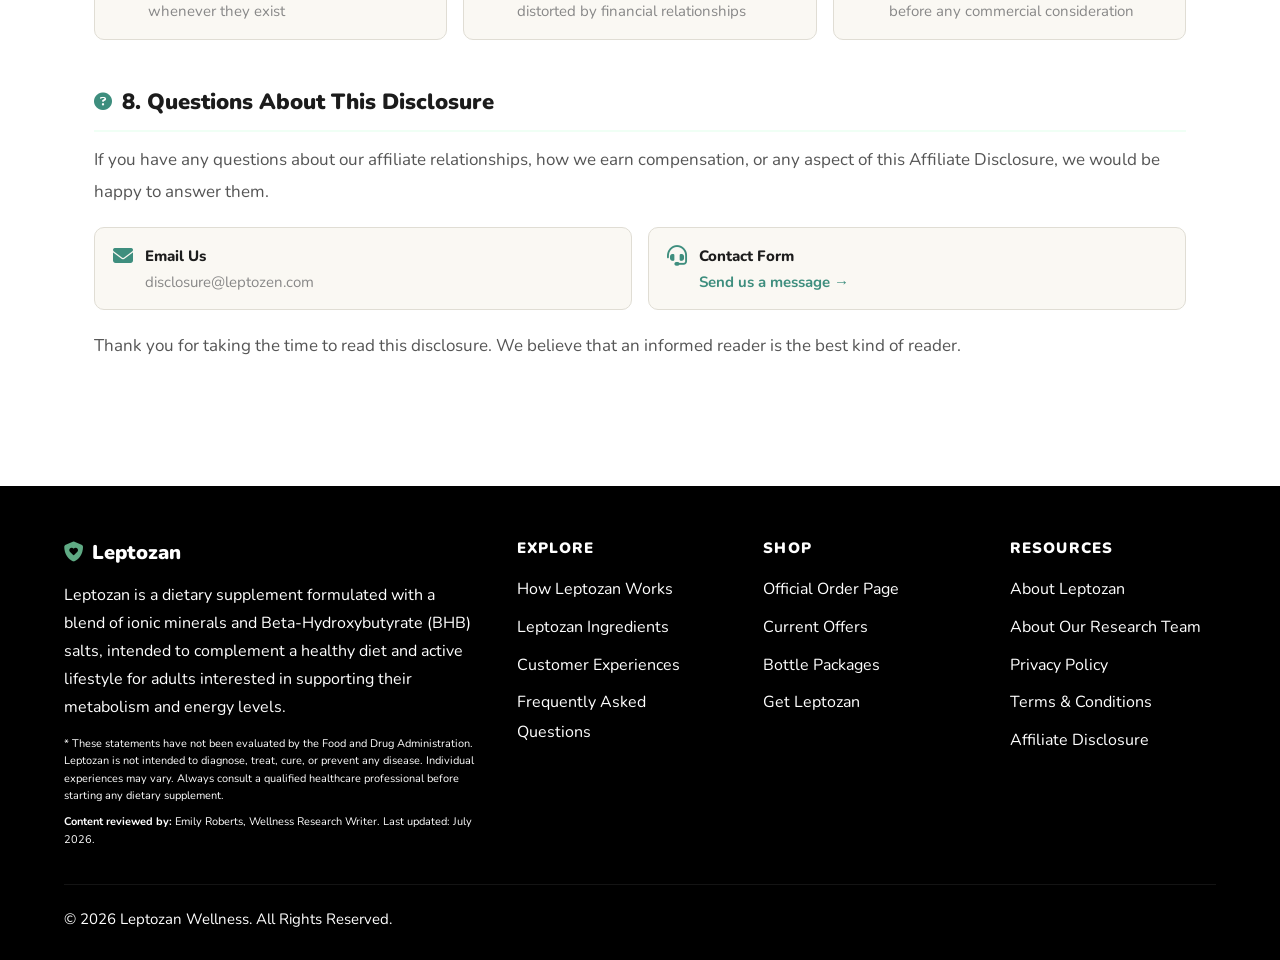
<file: affiliate-disclosure.html>
<!DOCTYPE html>
<html lang="en">
<head>
<meta charset="UTF-8"/>
<meta name="viewport" content="width=device-width,initial-scale=1.0"/>
<title>Affiliate Disclosure — Leptozan</title>
<link rel="icon" type="image/png" href="./assets/images/leptozan-fav.ico">
<meta name="description" content="Leptozan Affiliate Disclosure — transparency about how this website earns compensation through affiliate partnerships.">
<link rel="stylesheet" href="https://cdnjs.cloudflare.com/ajax/libs/font-awesome/6.5.0/css/all.min.css"/>
<link href="https://fonts.googleapis.com/css2?family=Nunito:wght@400;500;600;700;800;900&display=swap" rel="stylesheet"/>
<link rel="stylesheet" href="./assets/css/styles.css"/>
<link rel="stylesheet" href="./assets/css/pages.css"/>
</head>
<body>

<!-- NAV -->
<nav>
  <div class="nav-inner">
    <a href="https://leptozen.com/" class="nav-logo">Leptozan</a>
    <ul class="nav-links" id="navLinks">
      <li><a href="https://leptozen.com/#how-it-works">How It Works</a></li>
      <li><a href="https://leptozen.com/#ingredients">Ingredients</a></li>
      <li><a href="https://leptozen.com/#reviews">Reviews</a></li>
      <li><a href="https://leptozen.com/#faq">FAQ</a></li>
    </ul>
    <div class="nav-right">
      <a href="https://leptozen.com/" aria-label="Search"><i class="fa-solid fa-magnifying-glass"></i></a>
      <a href="https://leptozen.com/" aria-label="Cart"><i class="fa-solid fa-bag-shopping"></i></a>
      <button class="nav-burger" id="navBurger" aria-label="Toggle menu"><i class="fa-solid fa-bars"></i></button>
    </div>
  </div>
</nav>

<!-- BREADCRUMB -->
<div class="page-breadcrumb">
  <div class="page-breadcrumb-inner">
    <a href="https://leptozen.com/"><i class="fa-solid fa-house" style="font-size:13px"></i> Home</a>
    <i class="fa-solid fa-chevron-right"></i>
    <span>Affiliate Disclosure</span>
  </div>
</div>

<!-- PAGE HERO -->
<div class="page-hero">
  <p class="page-eyebrow" style="color: #fff;"><i class="fa-solid fa-handshake"></i> Transparency & Disclosure</p>
  <h1>Affiliate Disclosure</h1>
  <p class="page-hero-sub" style="color: #fff;">We believe in full transparency. This page explains our affiliate relationships and how they may affect the content on this website.</p>
  <p class="page-updated" style="color: #fff;"><i class="fa-regular fa-calendar"></i> Last updated: June 1, 2026</p>
</div>

<!-- CONTENT -->
<div class="legal-wrap">

  <div class="toc-box">
    <h3><i class="fa-solid fa-list"></i> Table of Contents</h3>
    <ol>
      <li><a href="#what-is-affiliate">What Is an Affiliate Relationship?</a></li>
      <li><a href="#our-relationships">Our Affiliate Relationships</a></li>
      <li><a href="#ftc-compliance">FTC Compliance</a></li>
      <li><a href="#editorial-independence">Editorial Independence</a></li>
      <li><a href="#how-we-earn">How We Earn Compensation</a></li>
      <li><a href="#no-additional-cost">No Additional Cost to You</a></li>
      <li><a href="#our-commitment">Our Commitment to You</a></li>
      <li><a href="#questions">Questions About This Disclosure</a></li>
    </ol>
  </div>

  <div class="legal-highlight">
    <strong>In plain English:</strong> This website may earn a commission if you purchase Leptozan through links on this site. This comes at no extra cost to you. Our opinions are always our own, and we only feature products we believe in.
  </div>

  <!-- 1 -->
  <div class="legal-section" id="what-is-affiliate">
    <h2><i class="fa-solid fa-circle-info"></i> 1. What Is an Affiliate Relationship?</h2>
    <p>An affiliate relationship is a marketing arrangement in which a website earns a commission or referral fee for directing visitors to a product or service. When you click a link on this website and subsequently make a purchase, this site may receive compensation.</p>
    <p>Affiliate marketing is a standard, legal practice widely used across the internet. Importantly, <strong>the price you pay for a product is never affected by whether or not we receive a commission</strong> — you pay the same price regardless.</p>
  </div>

  <!-- 2 -->
  <div class="legal-section" id="our-relationships">
    <h2><i class="fa-solid fa-link"></i> 2. Our Affiliate Relationships</h2>
    <p>This website is affiliated with Leptozan and may participate in their affiliate or referral program. This means that when you click certain links on this website and complete a qualifying purchase, we may receive a commission or compensation from the seller.</p>

    <div class="aff-partner-grid">
      <div class="aff-partner-card">
        <i class="fa-solid fa-jar"></i>
        <h4>Leptozan</h4>
        <p>Primary product featured on this site</p>
      </div>
      <div class="aff-partner-card">
        <i class="fa-solid fa-cart-shopping"></i>
        <p style="font-size:14px;color:var(--muted);margin:0">Additional partner programs may be active on this site from time to time</p>
      </div>
    </div>

    <p>Links to external websites that may involve affiliate compensation are typically identified by context (e.g., "Buy Now," "Order Here," or direct product purchase links), though we may not always mark every link explicitly. If you have questions about whether a specific link is an affiliate link, please <a href="./order" style="color:var(--green);font-weight:700">contact us</a>.</p>
  </div>

  <!-- 3 -->
  <div class="legal-section" id="ftc-compliance">
    <h2><i class="fa-solid fa-gavel"></i> 3. FTC Compliance</h2>
    <p>This disclosure is provided in compliance with the United States Federal Trade Commission's guidelines on endorsements and testimonials in advertising, as set out in <strong>16 CFR Part 255</strong>.</p>
    <p>The FTC requires that websites disclose any material connection between a reviewer or endorser and the product being promoted. A "material connection" includes financial compensation, free products, or other benefits. We are committed to complying with these regulations and ensuring that our readers are fully informed.</p>
    <div class="legal-highlight">
      <strong>FTC Disclosure Summary:</strong> This website has a material connection to Leptozan in the form of affiliate compensation for qualifying purchases made through links on this site.
    </div>
  </div>

  <!-- 4 -->
  <div class="legal-section" id="editorial-independence">
    <h2><i class="fa-solid fa-pen-nib"></i> 4. Editorial Independence</h2>
    <p>Our affiliate relationships do not influence the content, reviews, or opinions presented on this website. We maintain editorial independence and strive to provide honest, accurate, and balanced information.</p>
    <p>Key principles we follow:</p>
    <ul>
      <li>We do not allow compensation to influence the integrity of our content</li>
      <li>We only feature products that we believe may genuinely benefit our readers</li>
      <li>We aim to present information fairly, including both potential benefits and limitations</li>
      <li>Testimonials and reviews displayed on this site reflect real customer experiences where noted</li>
    </ul>
  </div>

  <!-- 5 -->
  <div class="legal-section" id="how-we-earn">
    <h2><i class="fa-solid fa-coins"></i> 5. How We Earn Compensation</h2>
    <p>Compensation may be earned in one or more of the following ways:</p>
    <ul>
      <li><strong>Per-sale commission:</strong> A percentage of the sale price when a visitor purchases after clicking an affiliate link</li>
      <li><strong>Flat referral fee:</strong> A fixed amount per qualifying action (e.g., a completed purchase or signup)</li>
      <li><strong>Display advertising:</strong> Revenue generated through display ads served on this website by third-party advertising partners</li>
    </ul>
    <p>The exact commission structure varies by partnership agreement. We do not disclose specific commission rates or financial arrangements.</p>
  </div>

  <!-- 6 -->
  <div class="legal-section" id="no-additional-cost">
    <h2><i class="fa-solid fa-circle-dollar-to-slot"></i> 6. No Additional Cost to You</h2>
    <p>We want to be very clear: <strong>our affiliate relationships never cost you anything extra.</strong> The prices you see on Leptozan's official website are the same whether you arrive there through this site or type the URL directly.</p>
    <p>In some cases, affiliate links may direct you to special promotional pages with discounts or bundle offers — these would only benefit you as a consumer.</p>
  </div>

  <!-- 7 -->
  <div class="legal-section" id="our-commitment">
    <h2><i class="fa-solid fa-shield-halved"></i> 7. Our Commitment to You</h2>
    <p>We take transparency seriously and are committed to providing honest, trustworthy information. Here is what you can always expect from this website:</p>
    <div class="legal-info-row">
      <div class="legal-info-card">
        <i class="fa-solid fa-eye"></i>
        <div class="legal-info-card-text">
          <h4>Full Transparency</h4>
          <p>Clear disclosure of affiliate relationships whenever they exist</p>
        </div>
      </div>
      <div class="legal-info-card">
        <i class="fa-solid fa-star"></i>
        <div class="legal-info-card-text">
          <h4>Honest Content</h4>
          <p>Opinions and information that are never distorted by financial relationships</p>
        </div>
      </div>
      <div class="legal-info-card">
        <i class="fa-solid fa-user-check"></i>
        <div class="legal-info-card-text">
          <h4>Reader First</h4>
          <p>Your interests and trust always come before any commercial consideration</p>
        </div>
      </div>
    </div>
  </div>

  <!-- 8 -->
  <div class="legal-section" id="questions">
    <h2><i class="fa-solid fa-circle-question"></i> 8. Questions About This Disclosure</h2>
    <p>If you have any questions about our affiliate relationships, how we earn compensation, or any aspect of this Affiliate Disclosure, we would be happy to answer them.</p>
    <div class="legal-info-row">
      <div class="legal-info-card">
        <i class="fa-solid fa-envelope"></i>
        <div class="legal-info-card-text">
          <h4>Email Us</h4>
          <p>disclosure@leptozen.com</p>
        </div>
      </div>
      <div class="legal-info-card">
        <i class="fa-solid fa-headset"></i>
        <div class="legal-info-card-text">
          <h4>Contact Form</h4>
          <p><a href="https://leptozen.com/order" style="color:var(--green);font-weight:700">Send us a message →</a></p>
        </div>
      </div>
    </div>
    <p style="margin-top:20px">Thank you for taking the time to read this disclosure. We believe that an informed reader is the best kind of reader.</p>
  </div>

</div>

<!-- FOOTER -->
<footer>
  <div class="foot-inner">

    <div>
      <div class="foot-logo">
        <i class="fa-solid fa-shield-heart"></i> Leptozan
      </div>

      <p class="foot-desc">
        Leptozan is a dietary supplement formulated with a blend of ionic minerals and Beta-Hydroxybutyrate (BHB) salts, intended to complement a healthy diet and active lifestyle for adults interested in supporting their metabolism and energy levels.
      </p>

      <p class="foot-disc">
        * These statements have not been evaluated by the Food and Drug Administration. Leptozan is not intended to diagnose, treat, cure, or prevent any disease. Individual experiences may vary. Always consult a qualified healthcare professional before starting any dietary supplement.
      </p>

      <p class="foot-disc" style="margin-top:8px">
        <strong>Content reviewed by:</strong> Emily Roberts, Wellness Research Writer. Last updated: July 2026.
      </p>
    </div>


    <div class="foot-col">
      <h5>Explore</h5>
      <ul>
        <li><a href="https://leptozen.com/#how-it-works">How Leptozan Works</a></li>
        <li><a href="https://leptozen.com/#ingredients">Leptozan Ingredients</a></li>
        <li><a href="https://leptozen.com/#reviews">Customer Experiences</a></li>
        <li><a href="https://leptozen.com/#faq">Frequently Asked Questions</a></li>
      </ul>
    </div>


    <div class="foot-col">
      <h5>Shop</h5>
      <ul>
        <li><a href="https://leptozen.com/order" target="_blank" rel="nofollow">Official Order Page</a></li>
        <li><a href="https://leptozen.com/order" target="_blank" rel="nofollow">Current Offers</a></li>
        <li><a href="https://leptozen.com/order" target="_blank" rel="nofollow">Bottle Packages</a></li>
        <li><a href="https://leptozen.com/order" target="_blank" rel="nofollow">Get Leptozan</a></li>
      </ul>
    </div>


    <div class="foot-col">
      <h5>Resources</h5>
      <ul>
        <li><a href="https://leptozen.com/about">About Leptozan</a></li>
        <li><a href="https://leptozen.com/about-author">About Our Research Team</a></li>
        <li><a href="https://leptozen.com/privacy-policy">Privacy Policy</a></li>
        <li><a href="https://leptozen.com/terms">Terms &amp; Conditions</a></li>
        <li><a href="https://leptozen.com/affiliate-disclosure">Affiliate Disclosure</a></li>
      </ul>
    </div>


  </div>


  <div class="foot-bottom">

    <p>&copy; 2026 Leptozan Wellness. All Rights Reserved.</p>

  </div>
</footer>

<script>
const burger = document.getElementById('navBurger');
const navLinks = document.getElementById('navLinks');
burger.addEventListener('click', () => {
  navLinks.classList.toggle('open');
  burger.querySelector('i').className = navLinks.classList.contains('open') ? 'fa-solid fa-xmark' : 'fa-solid fa-bars';
});
</script>
</body>
</html>
</file>
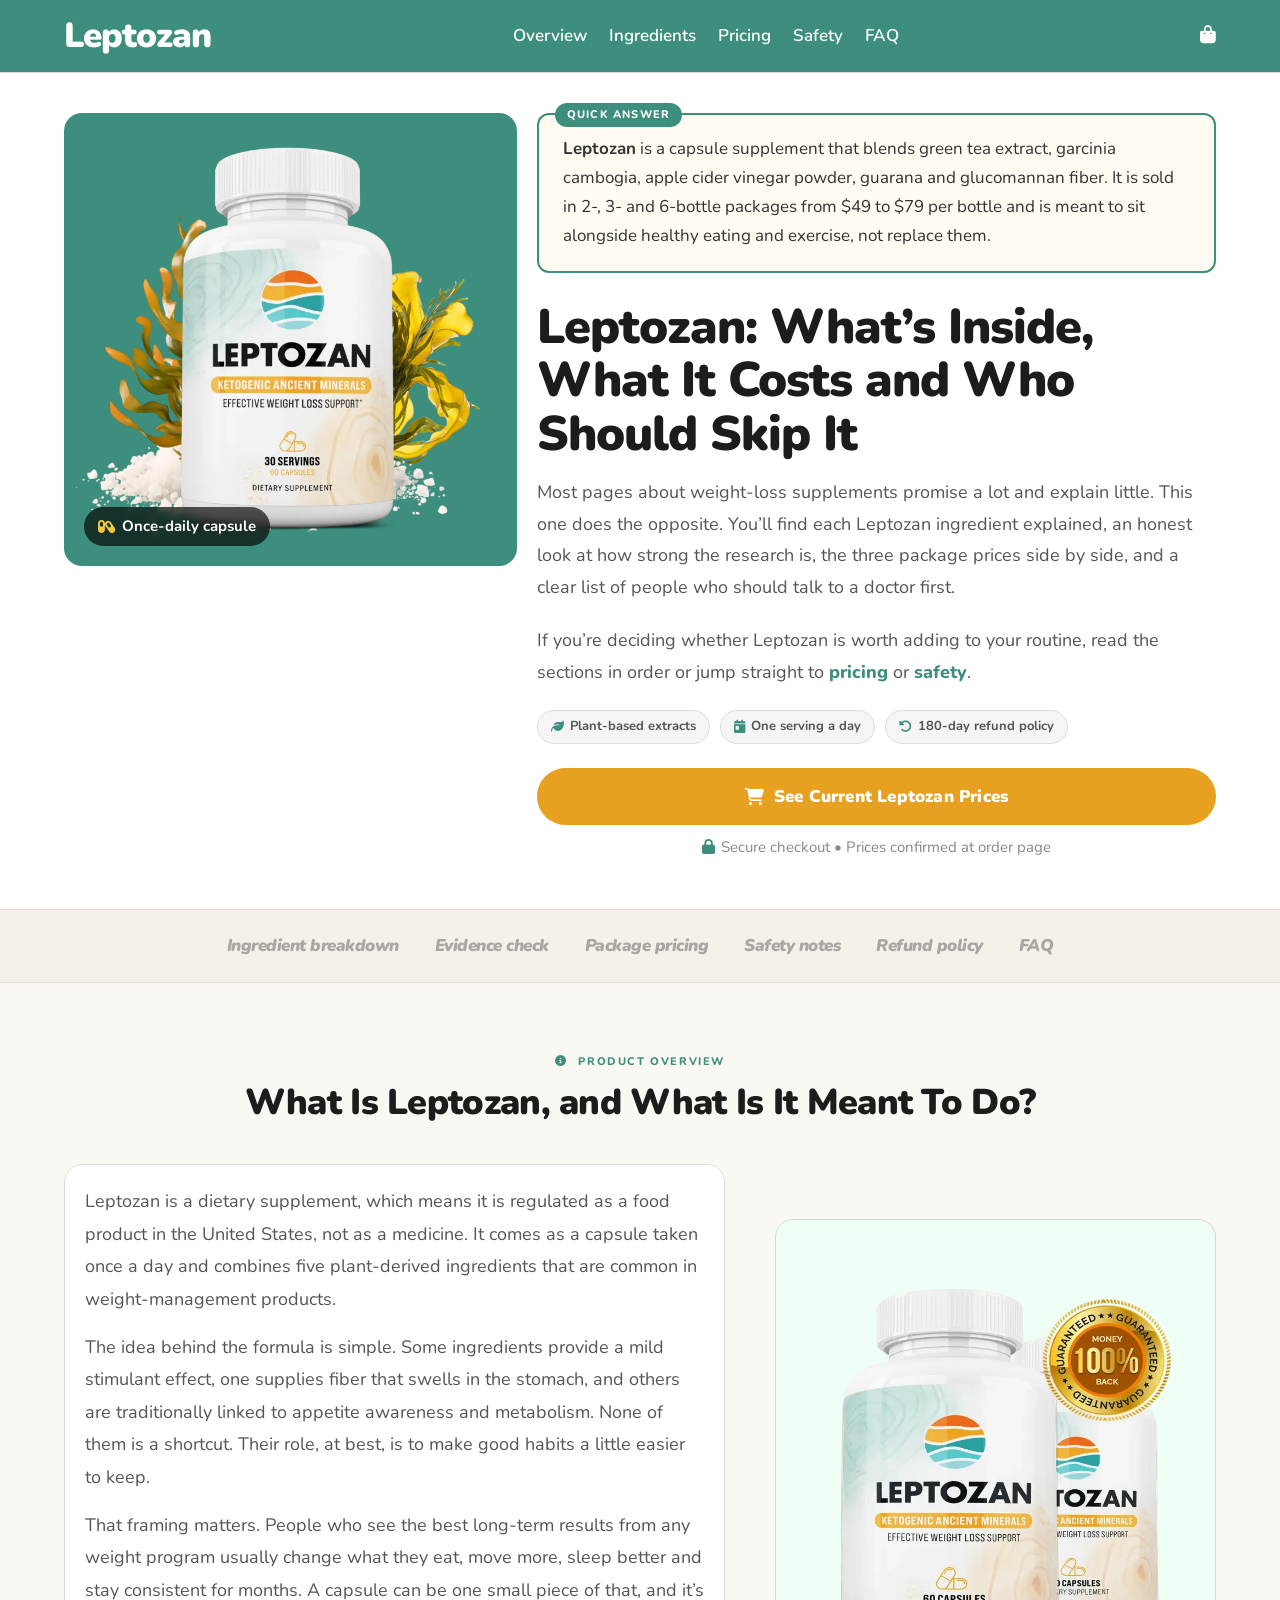
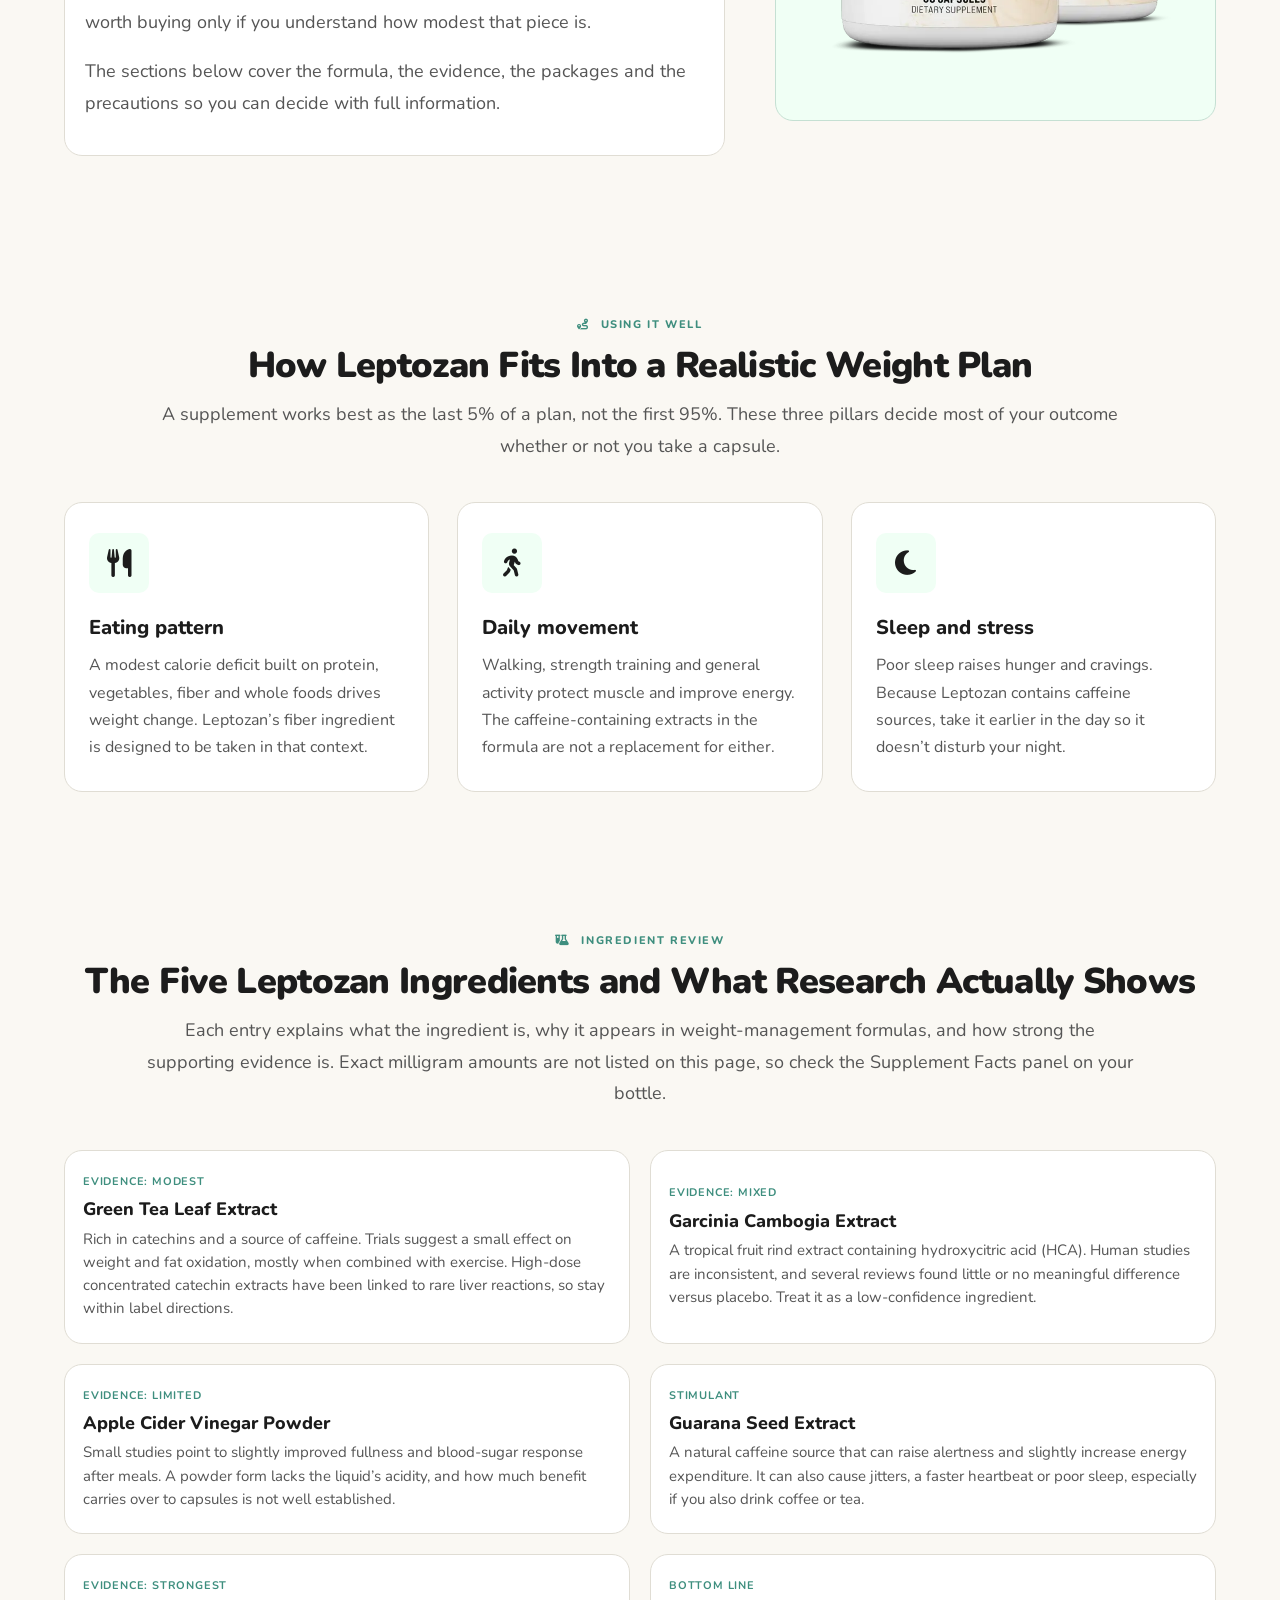
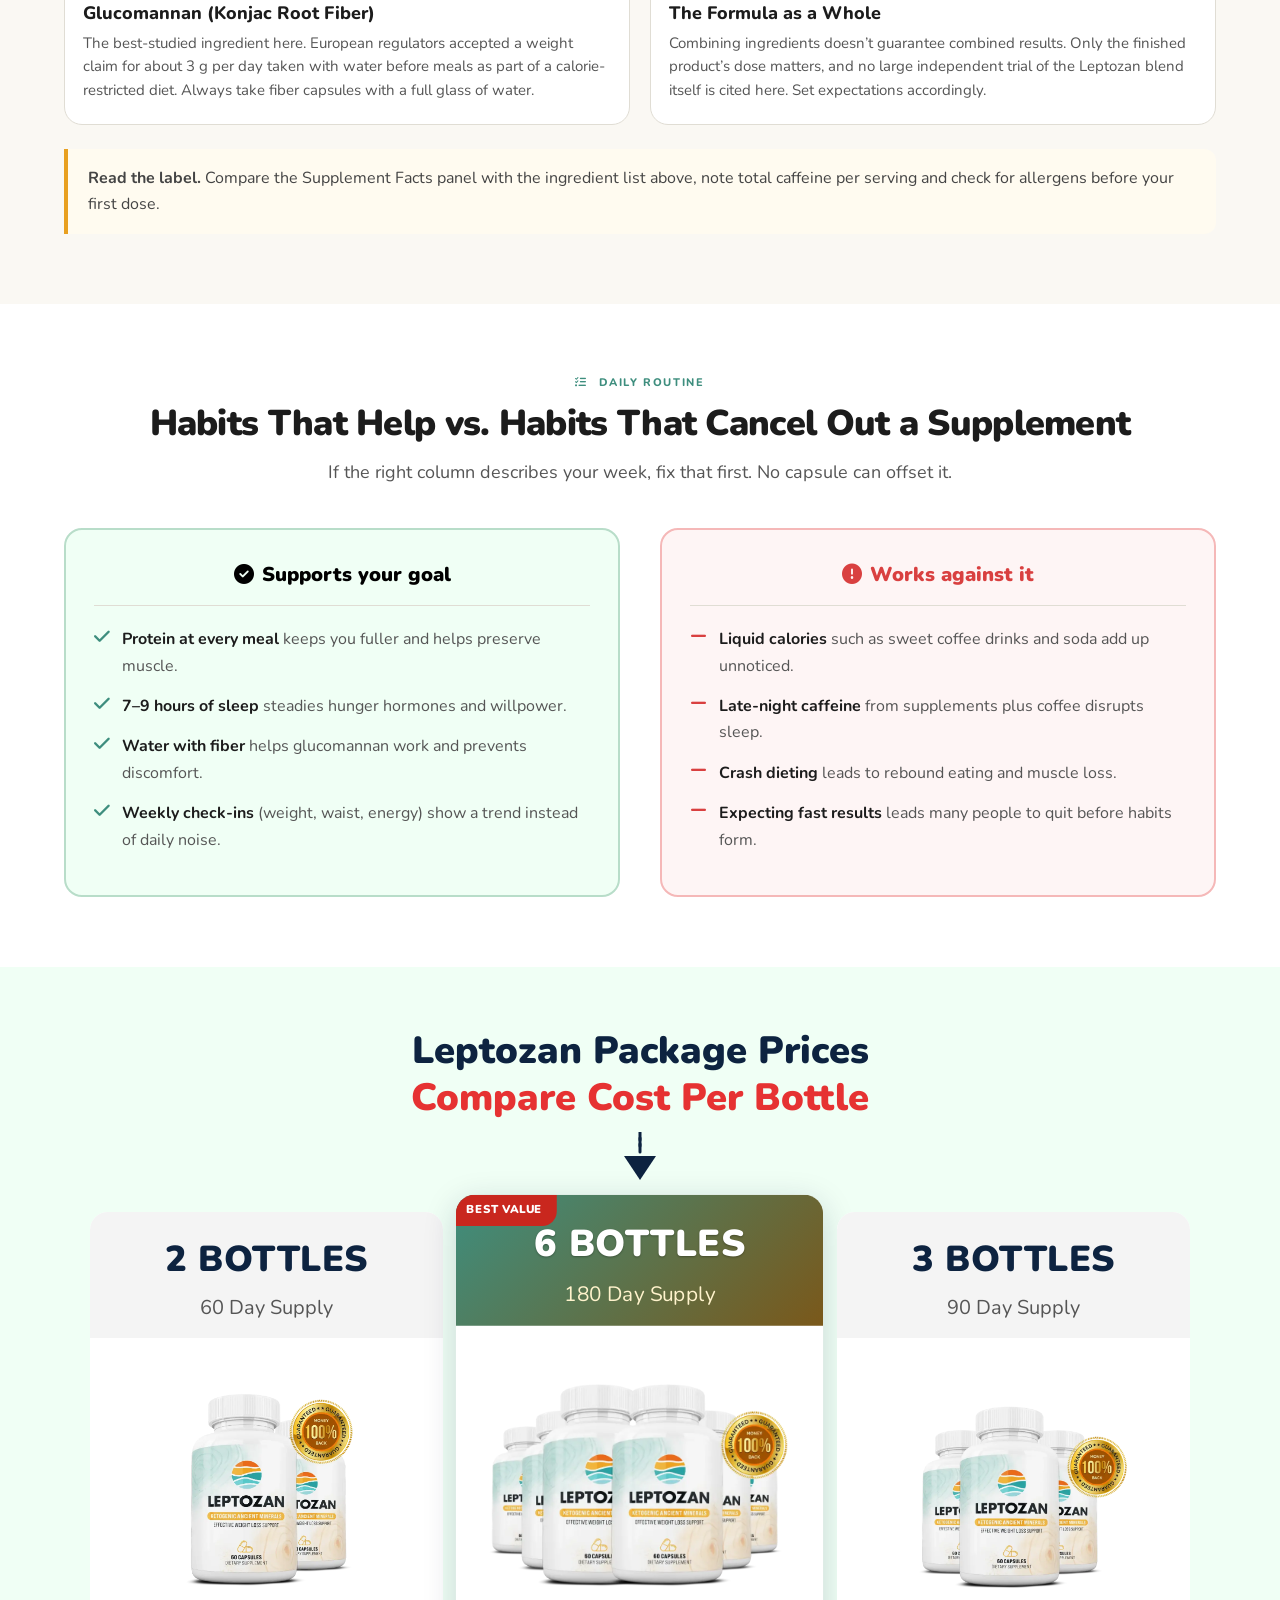
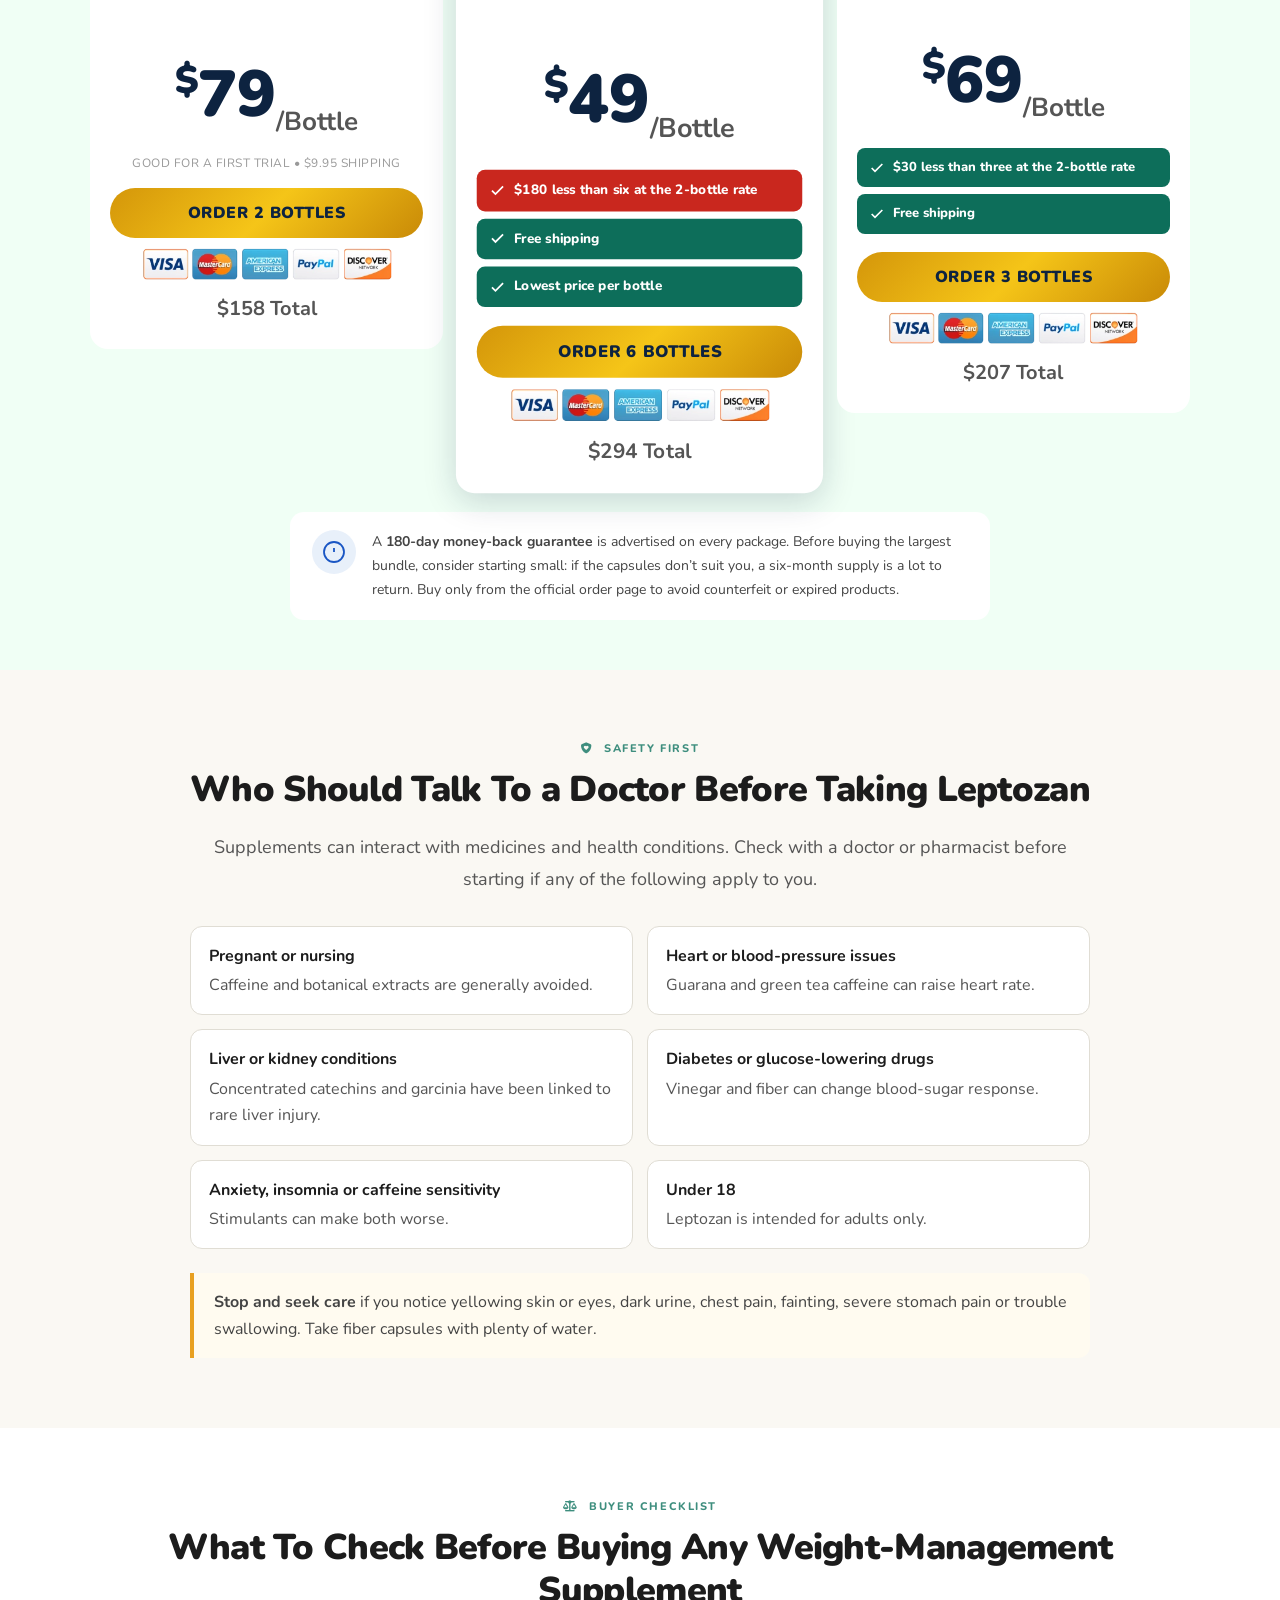
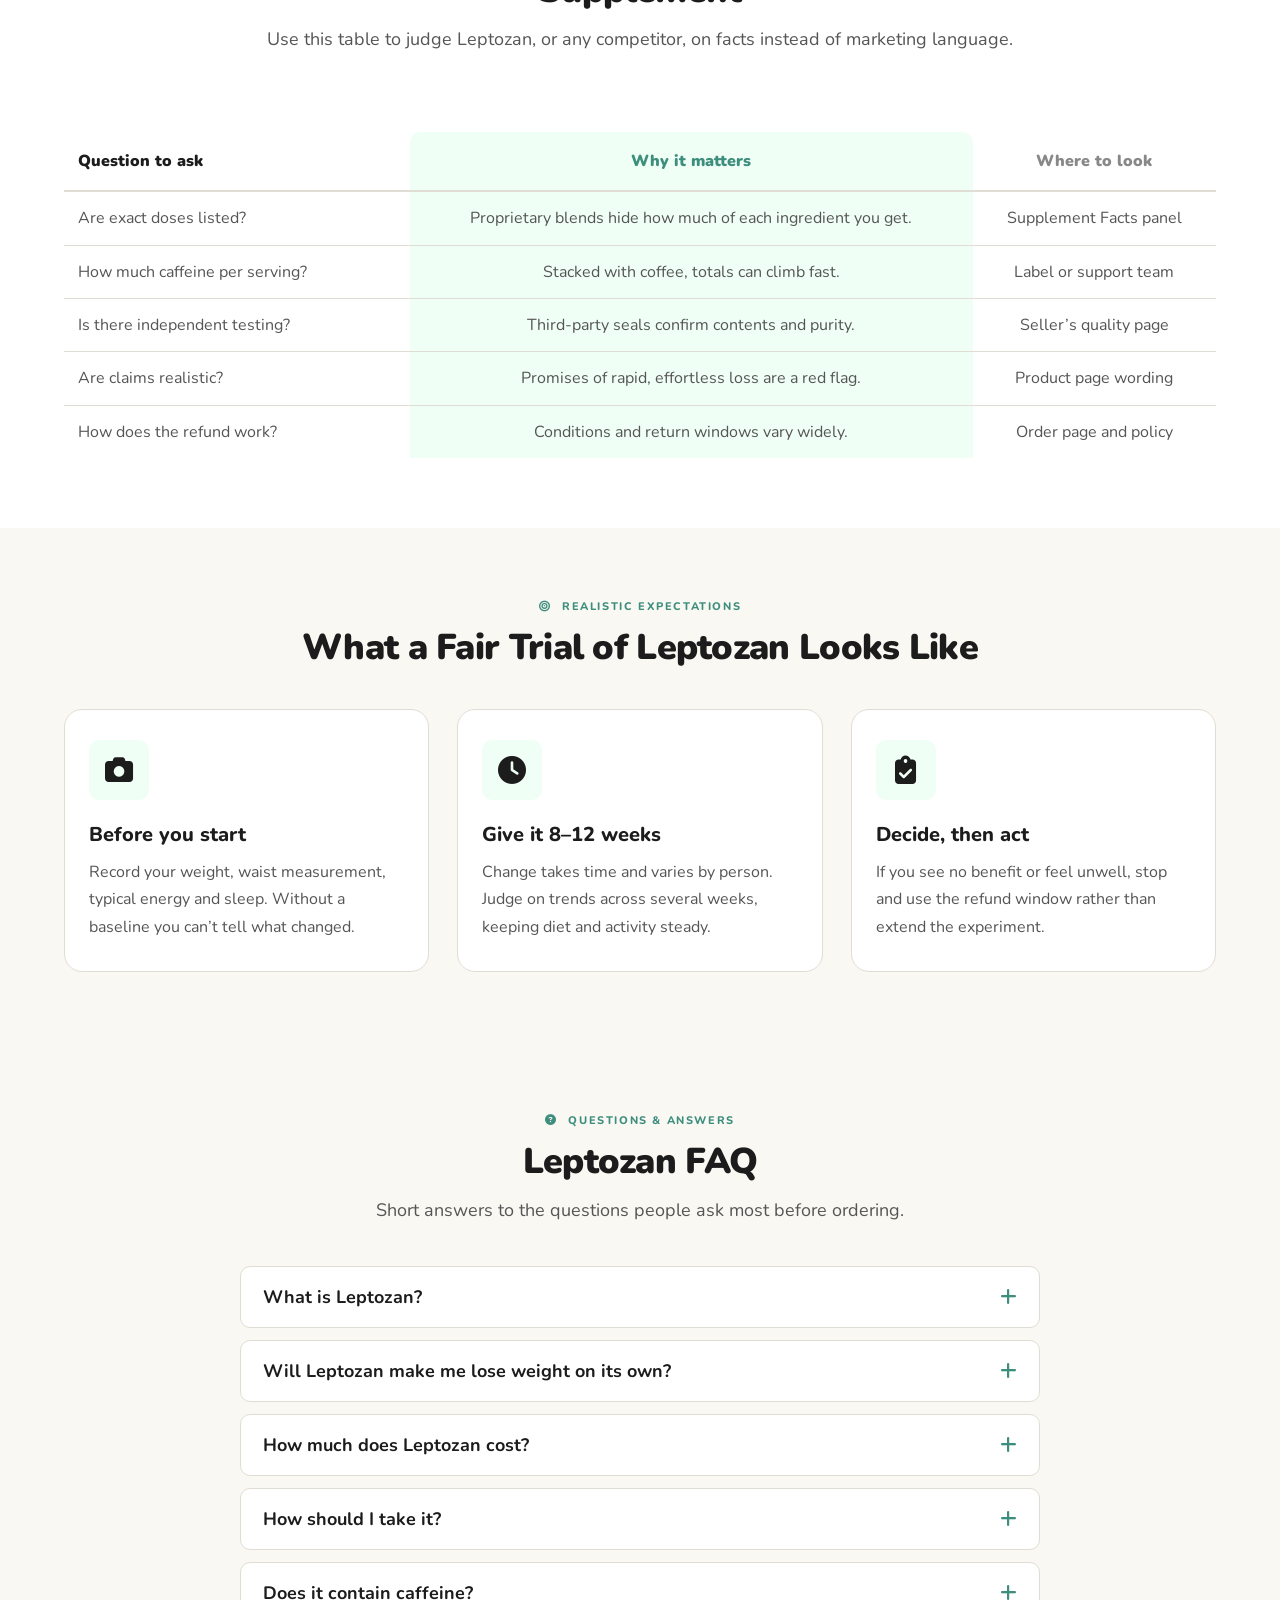
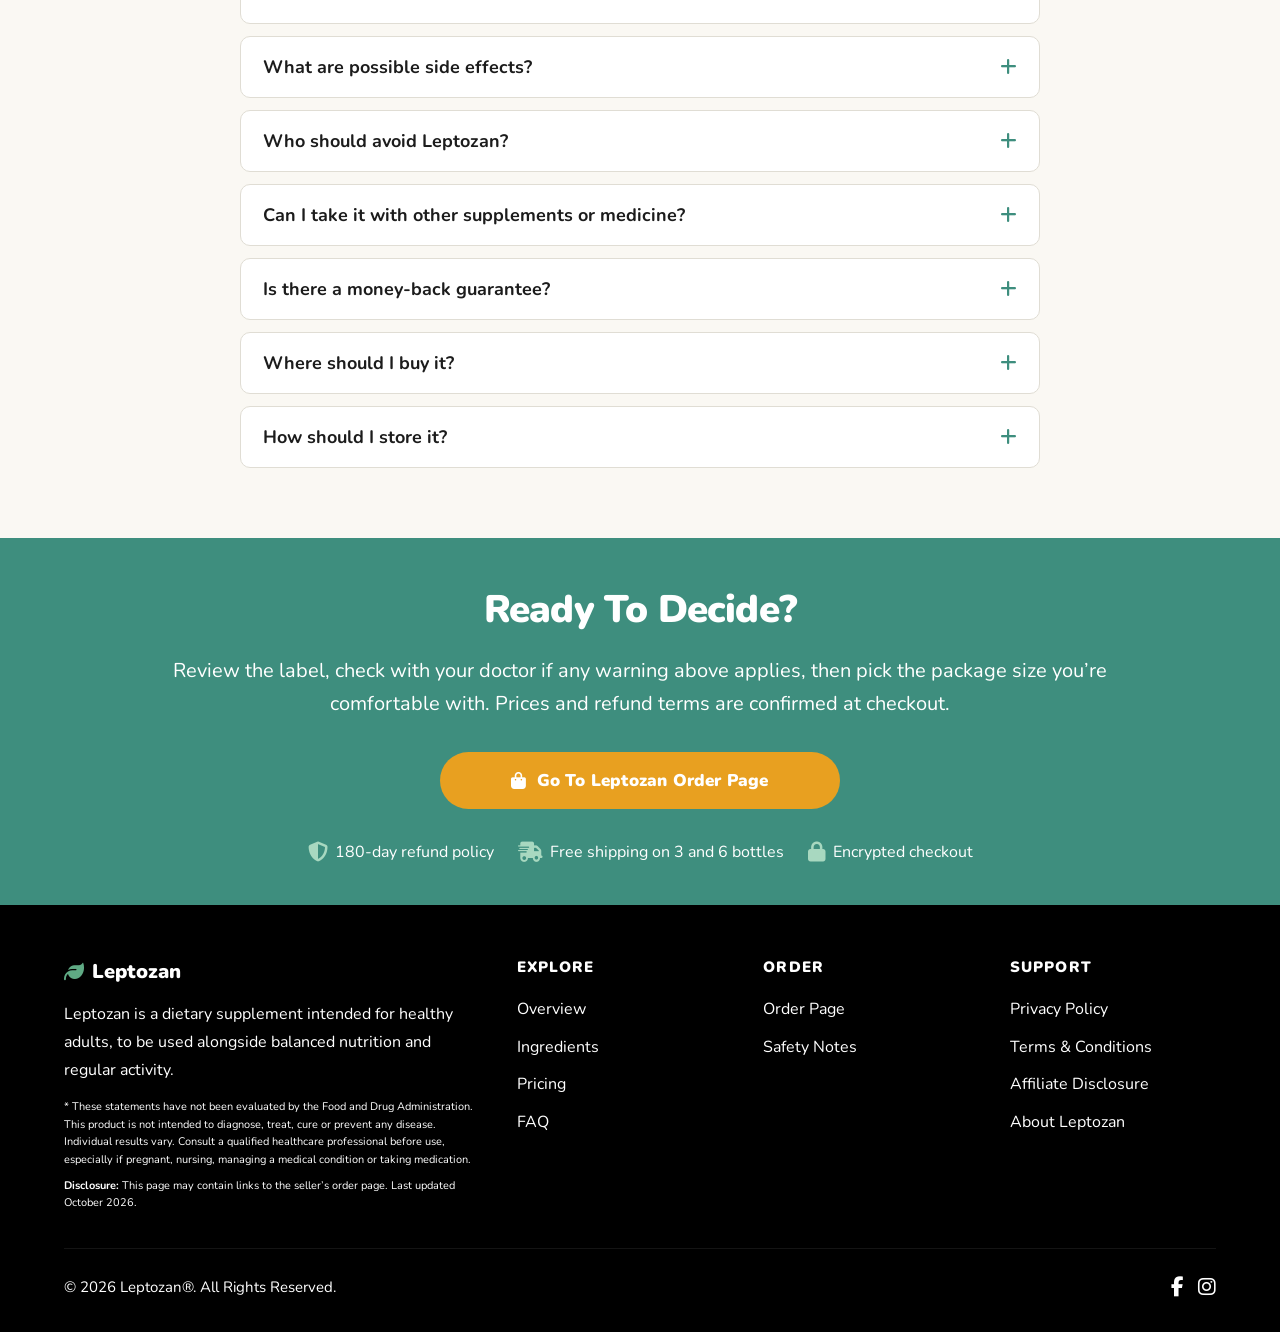
<file: en.html>
<!DOCTYPE html>
<html lang="en">
<head>
<meta charset="UTF-8"/>
<meta name="viewport" content="width=device-width,initial-scale=1.0"/>
<title>Leptozan® - Weight Management Supplement | Official Website</title>
<meta name="description" content="Explore Leptozan®, a weight management supplement created for adults focused on their wellness goals. Discover the formula on the official website today."/>
<meta name="robots" content="index, follow, max-image-preview:large, max-snippet:-1, max-video-preview:-1"/>
<link rel="canonical" href="https://leptozen.com/en"/>
<link rel="alternate" hreflang="en" href="https://leptozen.com/en"/>
<link rel="alternate" hreflang="x-default" href="https://leptozen.com/"/>
<meta name="theme-color" content="#3E8E7E"/>
<meta property="og:type" content="product"/>
<meta property="og:title" content="Leptozan® - Weight Management Supplement | Official Website"/>
<meta property="og:description" content="Start exploring Leptozan®, a weight management formula for your wellness journey. Visit the official website to discover the product and its intended use."/>
<meta property="og:url" content="https://leptozen.com/en"/>
<meta property="og:image" content="https://leptozen.com/assets/images/leptozan-6-bottles.webp"/>
<meta property="og:locale" content="en_US"/>
<meta name="twitter:card" content="summary_large_image"/>
<meta name="twitter:title" content="Leptozan® - Weight Management Supplement | Official Website"/>
<meta name="twitter:image" content="https://leptozen.com/assets/images/leptozan-6-bottles.webp"/>
<link rel="icon" href="./assets/images/leptozan-fav.ico"/>
<link rel="preload" as="image" href="./assets/images/leptozan-product.webp"/>

<script type="application/ld+json">
{"@context":"https://schema.org","@graph":[
{"@type":"Organization","@id":"https://leptozen.com/#org","name":"Leptozan","url":"https://leptozen.com/","sameAs":["https://www.facebook.com/share/1BvrYy3se2/","https://www.instagram.com/lepto_zan"]},
{"@type":"WebPage","@id":"https://leptozen.com/en#webpage","url":"https://leptozen.com/en","name":"Leptozan Supplement: Ingredients, Pricing, Safety & Packages","inLanguage":"en-US","dateModified":"2026-10-21","breadcrumb":{"@id":"https://leptozen.com/en#bc"},"about":{"@id":"https://leptozen.com/en#product"}},
{"@type":"BreadcrumbList","@id":"https://leptozen.com/en#bc","itemListElement":[{"@type":"ListItem","position":1,"name":"Home","item":"https://leptozen.com/"},{"@type":"ListItem","position":2,"name":"English","item":"https://leptozen.com/en"}]},
{"@type":"Product","@id":"https://leptozen.com/en#product","name":"Leptozan","brand":{"@type":"Brand","name":"Leptozan"},"category":"Dietary Supplement","image":["https://leptozen.com/assets/images/leptozan-6-bottles.webp","https://leptozen.com/assets/images/leptozan-3-bottles.webp","https://leptozen.com/assets/images/leptozan-2-bottles.webp"],"description":"Leptozan is a multi-ingredient dietary supplement marketed for weight-management support alongside diet and exercise.","offers":{"@type":"AggregateOffer","priceCurrency":"USD","lowPrice":"49","highPrice":"79","offerCount":"3","url":"https://leptozen.com/order","availability":"https://schema.org/InStock"}},
{"@type":"FAQPage","mainEntity":[
{"@type":"Question","name":"What is Leptozan?","acceptedAnswer":{"@type":"Answer","text":"Leptozan is a capsule dietary supplement that combines green tea extract, garcinia cambogia, apple cider vinegar powder, guarana and glucomannan. It is marketed to adults as a support for weight management alongside a healthy diet and exercise."}},
{"@type":"Question","name":"How much does Leptozan cost?","acceptedAnswer":{"@type":"Answer","text":"Listed prices are $79 per bottle (2 bottles, $158), $69 per bottle (3 bottles, $207) and $49 per bottle (6 bottles, $294). Always confirm the current price at checkout."}},
{"@type":"Question","name":"Does Leptozan work without diet and exercise?","acceptedAnswer":{"@type":"Answer","text":"No supplement replaces nutrition, movement and sleep. Leptozan is positioned as a complement to those habits, not a substitute."}},
{"@type":"Question","name":"Who should not take Leptozan?","acceptedAnswer":{"@type":"Answer","text":"Children, pregnant or nursing women, people with liver, heart or blood-pressure conditions, those sensitive to caffeine and anyone on prescription medication should speak with a doctor first."}},
{"@type":"Question","name":"Is there a money-back guarantee?","acceptedAnswer":{"@type":"Answer","text":"The seller advertises a 180-day money-back guarantee. Read the refund policy at checkout for the conditions."}}
]}]}
</script>

<link rel="stylesheet" href="https://cdnjs.cloudflare.com/ajax/libs/font-awesome/6.5.0/css/all.min.css"/>
<link href="https://fonts.googleapis.com/css2?family=Nunito:wght@400;500;600;700;800;900&display=swap" rel="stylesheet"/>
<link rel="stylesheet" href="./assets/css/styles.css"/>
<style>
.note-box{background:#fffbf0;border-left:4px solid var(--amber);border-radius:0 12px 12px 0;padding:16px 20px;margin-top:24px;font-size:16px;color:#444}
.prose{max-width:900px;margin:0 auto}
.prose p{font-size:18px;color:var(--muted);line-height:1.8;margin-bottom:16px}
.skip-list{max-width:900px;margin:30px auto 0;display:grid;grid-template-columns:1fr 1fr;gap:14px}
.skip-list div{background:#fff;border:1px solid var(--border);border-radius:12px;padding:16px 18px;font-size:16px;color:var(--muted)}
.skip-list strong{display:block;color:var(--text);margin-bottom:3px}
@media(max-width:700px){.skip-list{grid-template-columns:1fr}}
</style>
</head>
<body>

<nav>
  <div class="nav-inner">
    <a href="https://leptozen.com/" class="nav-logo">Leptozan</a>
    <ul class="nav-links" id="navLinks">
      <li><a href="#overview">Overview</a></li>
      <li><a href="#ingredients">Ingredients</a></li>
      <li><a href="#pricing">Pricing</a></li>
      <li><a href="#safety">Safety</a></li>
      <li><a href="#faq">FAQ</a></li>
    </ul>
    <div class="nav-right">
      <a href="https://leptozen.com/order" aria-label="Order Leptozan"><i class="fa-solid fa-bag-shopping"></i></a>
      <button class="nav-burger" id="navBurger" aria-label="Toggle menu"><i class="fa-solid fa-bars"></i></button>
    </div>
  </div>
</nav>

<main>
<!-- HERO -->
<div style="max-width:1300px;margin:0 auto;padding:0 5vw">
  <div class="hero" style="padding-left:0;padding-right:0">
    <div class="hero-img-wrap">
      <div class="hero-img-placeholder">
        <img src="./assets/images/leptozan-product.webp" alt="Leptozan capsule bottle, a daily weight-management supplement" width="600" height="600">
      </div>
      <div class="hero-img-badge"><i class="fa-solid fa-capsules"></i> Once-daily capsule</div>
    </div>

    <div>
      <div class="aeo-answer-block">
        <p><strong>Leptozan</strong> is a capsule supplement that blends green tea extract, garcinia cambogia, apple cider vinegar powder, guarana and glucomannan fiber. It is sold in 2-, 3- and 6-bottle packages from $49 to $79 per bottle and is meant to sit alongside healthy eating and exercise, not replace them.</p>
      </div>

      <h1>Leptozan: What&rsquo;s Inside, What It Costs and Who Should Skip It</h1>

      <p class="hero-desc">Most pages about weight-loss supplements promise a lot and explain little. This one does the opposite. You&rsquo;ll find each Leptozan ingredient explained, an honest look at how strong the research is, the three package prices side by side, and a clear list of people who should talk to a doctor first.</p>
      <p class="hero-desc">If you&rsquo;re deciding whether Leptozan is worth adding to your routine, read the sections in order or jump straight to <a href="#pricing" style="color:var(--green);font-weight:800">pricing</a> or <a href="#safety" style="color:var(--green);font-weight:800">safety</a>.</p>

      <div class="trust-strip">
        <span class="trust-badge"><i class="fa-solid fa-leaf"></i> Plant-based extracts</span>
        <span class="trust-badge"><i class="fa-solid fa-calendar-day"></i> One serving a day</span>
        <span class="trust-badge"><i class="fa-solid fa-rotate-left"></i> 180-day refund policy</span>
      </div>

      <div class="bundle-section" style="margin-top:24px">
        <button class="cta-btn" onclick="window.open('https://leptozen.com/order','_blank')"><i class="fa-solid fa-cart-shopping"></i> See Current Leptozan Prices</button>
        <p class="cta-sub"><i class="fa-solid fa-lock"></i> Secure checkout &bull; Prices confirmed at order page</p>
      </div>
    </div>
  </div>
</div>

<div class="press-strip"><div class="press-inner">
  <span class="press-item">Ingredient breakdown</span>
  <span class="press-item">Evidence check</span>
  <span class="press-item">Package pricing</span>
  <span class="press-item">Safety notes</span>
  <span class="press-item">Refund policy</span>
  <span class="press-item">FAQ</span>
</div></div>

<!-- OVERVIEW -->
<section class="section doctor-section" id="overview">
  <div class="section-inner">
    <p class="s-tag center"><i class="fa-solid fa-circle-info" style="margin-right:6px"></i> Product overview</p>
    <h2 class="s-heading center">What Is Leptozan, and What Is It Meant To Do?</h2>
    <div class="what-wrap" style="margin-top:40px">
      <div class="quote-block what-para">
        <p>Leptozan is a dietary supplement, which means it is regulated as a food product in the United States, not as a medicine. It comes as a capsule taken once a day and combines five plant-derived ingredients that are common in weight-management products.</p>
        <p>The idea behind the formula is simple. Some ingredients provide a mild stimulant effect, one supplies fiber that swells in the stomach, and others are traditionally linked to appetite awareness and metabolism. None of them is a shortcut. Their role, at best, is to make good habits a little easier to keep.</p>
        <p>That framing matters. People who see the best long-term results from any weight program usually change what they eat, move more, sleep better and stay consistent for months. A capsule can be one small piece of that, and it&rsquo;s worth buying only if you understand how modest that piece is.</p>
        <p>The sections below cover the formula, the evidence, the packages and the precautions so you can decide with full information.</p>
      </div>
      <div class="doctor-img-placeholder"><img src="./assets/images/leptozan-2-bottles.webp" alt="Two bottles of Leptozan supplement" width="500" height="500" loading="lazy"></div>
    </div>
  </div>
</section>

<!-- HOW IT FITS -->
<section class="section how-section" id="how-it-works">
  <div class="section-inner">
    <p class="s-tag center"><i class="fa-solid fa-route" style="margin-right:6px"></i> Using it well</p>
    <h2 class="s-heading center">How Leptozan Fits Into a Realistic Weight Plan</h2>
    <p class="s-sub center">A supplement works best as the last 5% of a plan, not the first 95%. These three pillars decide most of your outcome whether or not you take a capsule.</p>
    <div class="how-grid">
      <div class="how-card"><div class="how-icon-wrap"><i class="fa-solid fa-utensils"></i></div><h3>Eating pattern</h3><p>A modest calorie deficit built on protein, vegetables, fiber and whole foods drives weight change. Leptozan&rsquo;s fiber ingredient is designed to be taken in that context.</p></div>
      <div class="how-card"><div class="how-icon-wrap"><i class="fa-solid fa-person-walking"></i></div><h3>Daily movement</h3><p>Walking, strength training and general activity protect muscle and improve energy. The caffeine-containing extracts in the formula are not a replacement for either.</p></div>
      <div class="how-card"><div class="how-icon-wrap"><i class="fa-solid fa-moon"></i></div><h3>Sleep and stress</h3><p>Poor sleep raises hunger and cravings. Because Leptozan contains caffeine sources, take it earlier in the day so it doesn&rsquo;t disturb your night.</p></div>
    </div>
  </div>
</section>

<!-- INGREDIENTS -->
<section class="section ingr-section" id="ingredients">
  <div class="section-inner">
    <p class="s-tag center"><i class="fa-solid fa-flask-vial" style="margin-right:6px"></i> Ingredient review</p>
    <h2 class="s-heading center">The Five Leptozan Ingredients and What Research Actually Shows</h2>
    <p class="s-sub center">Each entry explains what the ingredient is, why it appears in weight-management formulas, and how strong the supporting evidence is. Exact milligram amounts are not listed on this page, so check the Supplement Facts panel on your bottle.</p>
    <div class="ingr-grid">
      <div class="ingr-card"><div>
        <div class="ingr-role">Evidence: modest</div><div class="ingr-name">Green Tea Leaf Extract</div>
        <div class="ingr-desc">Rich in catechins and a source of caffeine. Trials suggest a small effect on weight and fat oxidation, mostly when combined with exercise. High-dose concentrated catechin extracts have been linked to rare liver reactions, so stay within label directions.</div>
      </div></div>
      <div class="ingr-card"><div>
        <div class="ingr-role">Evidence: mixed</div><div class="ingr-name">Garcinia Cambogia Extract</div>
        <div class="ingr-desc">A tropical fruit rind extract containing hydroxycitric acid (HCA). Human studies are inconsistent, and several reviews found little or no meaningful difference versus placebo. Treat it as a low-confidence ingredient.</div>
      </div></div>
      <div class="ingr-card"><div>
        <div class="ingr-role">Evidence: limited</div><div class="ingr-name">Apple Cider Vinegar Powder</div>
        <div class="ingr-desc">Small studies point to slightly improved fullness and blood-sugar response after meals. A powder form lacks the liquid&rsquo;s acidity, and how much benefit carries over to capsules is not well established.</div>
      </div></div>
      <div class="ingr-card"><div>
        <div class="ingr-role">Stimulant</div><div class="ingr-name">Guarana Seed Extract</div>
        <div class="ingr-desc">A natural caffeine source that can raise alertness and slightly increase energy expenditure. It can also cause jitters, a faster heartbeat or poor sleep, especially if you also drink coffee or tea.</div>
      </div></div>
      <div class="ingr-card"><div>
        <div class="ingr-role">Evidence: strongest</div><div class="ingr-name">Glucomannan (Konjac Root Fiber)</div>
        <div class="ingr-desc">The best-studied ingredient here. European regulators accepted a weight claim for about 3 g per day taken with water before meals as part of a calorie-restricted diet. Always take fiber capsules with a full glass of water.</div>
      </div></div>
      <div class="ingr-card"><div>
        <div class="ingr-role">Bottom line</div><div class="ingr-name">The Formula as a Whole</div>
        <div class="ingr-desc">Combining ingredients doesn&rsquo;t guarantee combined results. Only the finished product&rsquo;s dose matters, and no large independent trial of the Leptozan blend itself is cited here. Set expectations accordingly.</div>
      </div></div>
    </div>
    <div class="note-box"><strong>Read the label.</strong> Compare the Supplement Facts panel with the ingredient list above, note total caffeine per serving and check for allergens before your first dose.</div>
  </div>
</section>

<!-- HABITS -->
<section class="section gut-section">
  <div class="section-inner">
    <p class="s-tag center"><i class="fa-solid fa-list-check" style="margin-right:6px"></i> Daily routine</p>
    <h2 class="s-heading center">Habits That Help vs. Habits That Cancel Out a Supplement</h2>
    <p class="s-sub center">If the right column describes your week, fix that first. No capsule can offset it.</p>
    <div class="gut-grid">
      <div class="gut-side healthy">
        <div class="gut-side-title"><i class="fa-solid fa-circle-check" style="margin-right:8px"></i>Supports your goal</div>
        <div class="gut-row"><i class="fa-solid fa-check"></i><p><strong>Protein at every meal</strong> keeps you fuller and helps preserve muscle.</p></div>
        <div class="gut-row"><i class="fa-solid fa-check"></i><p><strong>7&ndash;9 hours of sleep</strong> steadies hunger hormones and willpower.</p></div>
        <div class="gut-row"><i class="fa-solid fa-check"></i><p><strong>Water with fiber</strong> helps glucomannan work and prevents discomfort.</p></div>
        <div class="gut-row"><i class="fa-solid fa-check"></i><p><strong>Weekly check-ins</strong> (weight, waist, energy) show a trend instead of daily noise.</p></div>
      </div>
      <div class="gut-side leaky">
        <div class="gut-side-title"><i class="fa-solid fa-circle-exclamation" style="margin-right:8px"></i>Works against it</div>
        <div class="gut-row"><i class="fa-solid fa-minus"></i><p><strong>Liquid calories</strong> such as sweet coffee drinks and soda add up unnoticed.</p></div>
        <div class="gut-row"><i class="fa-solid fa-minus"></i><p><strong>Late-night caffeine</strong> from supplements plus coffee disrupts sleep.</p></div>
        <div class="gut-row"><i class="fa-solid fa-minus"></i><p><strong>Crash dieting</strong> leads to rebound eating and muscle loss.</p></div>
        <div class="gut-row"><i class="fa-solid fa-minus"></i><p><strong>Expecting fast results</strong> leads many people to quit before habits form.</p></div>
      </div>
    </div>
  </div>
</section>

<!-- PRICING -->
<section class="ps-root" id="pricing">
  <h2 class="ps-headline">Leptozan Package Prices<br><span>Compare Cost Per Bottle</span></h2>
  <div class="ps-arrow"><svg viewBox="0 0 36 48" fill="none" xmlns="http://www.w3.org/2000/svg" aria-hidden="true"><line x1="18" y1="0" x2="18" y2="8" stroke="#0d2340" stroke-width="3" stroke-linecap="round"/><line x1="18" y1="6" x2="18" y2="14" stroke="#0d2340" stroke-width="3" stroke-linecap="round"/><line x1="18" y1="12" x2="18" y2="20" stroke="#0d2340" stroke-width="3" stroke-linecap="round"/><polygon points="18,48 2,24 34,24" fill="#0d2340"/></svg></div>
  <div class="ps-grid">
    <div class="ps-card">
      <div class="ps-card-header" style="width:100%"><h3>2 BOTTLES</h3><p>60 Day Supply</p></div>
      <div class="ps-card-inner">
        <div class="ps-img-wrap"><img src="./assets/images/leptozan-2-bottles.webp" class="pc-img" alt="Leptozan 2 bottle package" loading="lazy"></div>
        <div class="ps-price"><div class="ps-price-big"><sup>$</sup>79<sub>/Bottle</sub></div></div>
        <p class="ps-shipping">Good for a first trial &bull; $9.95 shipping</p>
        <button class="ps-btn" onclick="window.open('https://leptozen.com/order','_blank')">Order 2 Bottles</button>
        <div class="ps-payments"><img src="./assets/images/cards_cc.webp" alt="Accepted payment cards" loading="lazy"></div>
        <p class="ps-total">$158 Total</p>
      </div>
    </div>
    <div class="ps-card ps-card-featured">
      <div class="ps-best-badge">Best Value</div>
      <div class="ps-card-header ps-card-header-gold" style="width:100%"><h3>6 BOTTLES</h3><p>180 Day Supply</p></div>
      <div class="ps-card-inner">
        <div class="ps-img-wrap"><img src="./assets/images/leptozan-6-bottles.webp" class="pc-img" alt="Leptozan 6 bottle package" loading="lazy"></div>
        <div class="ps-price"><div class="ps-price-big"><sup>$</sup>49<sub>/Bottle</sub></div></div>
        <div style="height:8px"></div>
        <div class="ps-perks">
          <div class="ps-perk ps-perk-red"><svg viewBox="0 0 24 24"><polyline points="20 6 9 17 4 12"/></svg>$180 less than six at the 2-bottle rate</div>
          <div class="ps-perk ps-perk-teal"><svg viewBox="0 0 24 24"><polyline points="20 6 9 17 4 12"/></svg>Free shipping</div>
          <div class="ps-perk ps-perk-teal"><svg viewBox="0 0 24 24"><polyline points="20 6 9 17 4 12"/></svg>Lowest price per bottle</div>
        </div>
        <button class="ps-btn" onclick="window.open('https://leptozen.com/order','_blank')">Order 6 Bottles</button>
        <div class="ps-payments"><img src="./assets/images/cards_cc.webp" alt="Accepted payment cards" loading="lazy"></div>
        <p class="ps-total">$294 Total</p>
      </div>
    </div>
    <div class="ps-card">
      <div class="ps-card-header" style="width:100%"><h3>3 BOTTLES</h3><p>90 Day Supply</p></div>
      <div class="ps-card-inner">
        <div class="ps-img-wrap"><img src="./assets/images/leptozan-3-bottles.webp" class="pc-img" alt="Leptozan 3 bottle package" loading="lazy"></div>
        <div class="ps-price"><div class="ps-price-big"><sup>$</sup>69<sub>/Bottle</sub></div></div>
        <div style="height:8px"></div>
        <div class="ps-perks">
          <div class="ps-perk ps-perk-teal"><svg viewBox="0 0 24 24"><polyline points="20 6 9 17 4 12"/></svg>$30 less than three at the 2-bottle rate</div>
          <div class="ps-perk ps-perk-teal"><svg viewBox="0 0 24 24"><polyline points="20 6 9 17 4 12"/></svg>Free shipping</div>
        </div>
        <button class="ps-btn" onclick="window.open('https://leptozen.com/order','_blank')">Order 3 Bottles</button>
        <div class="ps-payments"><img src="./assets/images/cards_cc.webp" alt="Accepted payment cards" loading="lazy"></div>
        <p class="ps-total">$207 Total</p>
      </div>
    </div>
  </div>
  <div class="ps-footer">
    <div class="ps-footer-icon"><svg viewBox="0 0 24 24"><circle cx="12" cy="12" r="10"/><path d="M12 8v4m0 4h.01"/></svg></div>
    <p>A <strong>180-day money-back guarantee</strong> is advertised on every package. Before buying the largest bundle, consider starting small: if the capsules don&rsquo;t suit you, a six-month supply is a lot to return. Buy only from the official order page to avoid counterfeit or expired products.</p>
  </div>
</section>

<!-- SAFETY -->
<section class="section doctor-section" id="safety">
  <div class="section-inner">
    <p class="s-tag center"><i class="fa-solid fa-shield-heart" style="margin-right:6px"></i> Safety first</p>
    <h2 class="s-heading center">Who Should Talk To a Doctor Before Taking Leptozan</h2>
    <div class="prose" style="margin-top:20px"><p style="text-align:center">Supplements can interact with medicines and health conditions. Check with a doctor or pharmacist before starting if any of the following apply to you.</p></div>
    <div class="skip-list">
      <div><strong>Pregnant or nursing</strong>Caffeine and botanical extracts are generally avoided.</div>
      <div><strong>Heart or blood-pressure issues</strong>Guarana and green tea caffeine can raise heart rate.</div>
      <div><strong>Liver or kidney conditions</strong>Concentrated catechins and garcinia have been linked to rare liver injury.</div>
      <div><strong>Diabetes or glucose-lowering drugs</strong>Vinegar and fiber can change blood-sugar response.</div>
      <div><strong>Anxiety, insomnia or caffeine sensitivity</strong>Stimulants can make both worse.</div>
      <div><strong>Under 18</strong>Leptozan is intended for adults only.</div>
    </div>
    <div class="note-box" style="max-width:900px;margin:24px auto 0"><strong>Stop and seek care</strong> if you notice yellowing skin or eyes, dark urine, chest pain, fainting, severe stomach pain or trouble swallowing. Take fiber capsules with plenty of water.</div>
  </div>
</section>

<!-- EXPECTATIONS / COMPARISON -->
<section class="section why-section">
  <div class="section-inner">
    <p class="s-tag center"><i class="fa-solid fa-scale-balanced" style="margin-right:6px"></i> Buyer checklist</p>
    <h2 class="s-heading center">What To Check Before Buying Any Weight-Management Supplement</h2>
    <p class="s-sub center">Use this table to judge Leptozan, or any competitor, on facts instead of marketing language.</p>
    <div style="overflow-x:auto">
      <table class="why-table">
        <thead><tr><th>Question to ask</th><th class="emma-col">Why it matters</th><th class="other-col">Where to look</th></tr></thead>
        <tbody>
          <tr><td>Are exact doses listed?</td><td class="emma-col">Proprietary blends hide how much of each ingredient you get.</td><td class="other-col">Supplement Facts panel</td></tr>
          <tr><td>How much caffeine per serving?</td><td class="emma-col">Stacked with coffee, totals can climb fast.</td><td class="other-col">Label or support team</td></tr>
          <tr><td>Is there independent testing?</td><td class="emma-col">Third-party seals confirm contents and purity.</td><td class="other-col">Seller&rsquo;s quality page</td></tr>
          <tr><td>Are claims realistic?</td><td class="emma-col">Promises of rapid, effortless loss are a red flag.</td><td class="other-col">Product page wording</td></tr>
          <tr><td>How does the refund work?</td><td class="emma-col">Conditions and return windows vary widely.</td><td class="other-col">Order page and policy</td></tr>
        </tbody>
      </table>
    </div>
  </div>
</section>

<!-- EXPECTATIONS -->
<section class="section how-section">
  <div class="section-inner">
    <p class="s-tag center"><i class="fa-solid fa-bullseye" style="margin-right:6px"></i> Realistic expectations</p>
    <h2 class="s-heading center">What a Fair Trial of Leptozan Looks Like</h2>
    <div class="how-grid">
      <div class="how-card"><div class="how-icon-wrap"><i class="fa-solid fa-camera"></i></div><h3>Before you start</h3><p>Record your weight, waist measurement, typical energy and sleep. Without a baseline you can&rsquo;t tell what changed.</p></div>
      <div class="how-card"><div class="how-icon-wrap"><i class="fa-solid fa-clock"></i></div><h3>Give it 8&ndash;12 weeks</h3><p>Change takes time and varies by person. Judge on trends across several weeks, keeping diet and activity steady.</p></div>
      <div class="how-card"><div class="how-icon-wrap"><i class="fa-solid fa-clipboard-check"></i></div><h3>Decide, then act</h3><p>If you see no benefit or feel unwell, stop and use the refund window rather than extend the experiment.</p></div>
    </div>
  </div>
</section>

<!-- FAQ -->
<section class="section faq-section" id="faq">
  <div class="section-inner">
    <p class="s-tag center"><i class="fa-solid fa-circle-question" style="margin-right:6px"></i> Questions &amp; answers</p>
    <h2 class="s-heading center">Leptozan FAQ</h2>
    <p class="s-sub center" style="margin-bottom:40px">Short answers to the questions people ask most before ordering.</p>
    <div class="faq-list">
      <div class="faq-item"><button class="faq-btn" onclick="toggleFaq(this)">What is Leptozan?<i class="fa-solid fa-plus"></i></button><div class="faq-answer">Leptozan is a once-daily capsule supplement combining green tea extract, garcinia cambogia, apple cider vinegar powder, guarana and glucomannan. It is marketed to adults for weight-management support alongside diet and exercise.</div></div>
      <div class="faq-item"><button class="faq-btn" onclick="toggleFaq(this)">Will Leptozan make me lose weight on its own?<i class="fa-solid fa-plus"></i></button><div class="faq-answer">Unlikely. Any effect from these ingredients is modest at best, and lasting results depend on eating, activity and sleep. Treat it as a supporting tool.</div></div>
      <div class="faq-item"><button class="faq-btn" onclick="toggleFaq(this)">How much does Leptozan cost?<i class="fa-solid fa-plus"></i></button><div class="faq-answer">Listed prices are $79 per bottle for 2 bottles ($158 plus $9.95 shipping), $69 per bottle for 3 bottles ($207) and $49 per bottle for 6 bottles ($294). Confirm current pricing on the order page.</div></div>
      <div class="faq-item"><button class="faq-btn" onclick="toggleFaq(this)">How should I take it?<i class="fa-solid fa-plus"></i></button><div class="faq-answer">Follow the directions printed on the bottle. Take capsules with a full glass of water, preferably earlier in the day because of the caffeine-containing ingredients.</div></div>
      <div class="faq-item"><button class="faq-btn" onclick="toggleFaq(this)">Does it contain caffeine?<i class="fa-solid fa-plus"></i></button><div class="faq-answer">Green tea extract and guarana both naturally contain caffeine. Check the label for the amount and limit other caffeine sources if you feel jittery.</div></div>
      <div class="faq-item"><button class="faq-btn" onclick="toggleFaq(this)">What are possible side effects?<i class="fa-solid fa-plus"></i></button><div class="faq-answer">Reported effects with these ingredients include stomach upset, bloating, loose stools, headache, restlessness and trouble sleeping. Rare liver problems have been associated with concentrated green tea and garcinia products. Stop use and see a doctor if symptoms are serious.</div></div>
      <div class="faq-item"><button class="faq-btn" onclick="toggleFaq(this)">Who should avoid Leptozan?<i class="fa-solid fa-plus"></i></button><div class="faq-answer">Children, pregnant or nursing women, and people with heart, liver, kidney or blood-sugar conditions, or those taking prescription drugs, should consult a healthcare professional first.</div></div>
      <div class="faq-item"><button class="faq-btn" onclick="toggleFaq(this)">Can I take it with other supplements or medicine?<i class="fa-solid fa-plus"></i></button><div class="faq-answer">Ask your pharmacist or doctor. Stimulants, blood-sugar drugs and blood thinners are the most common concerns.</div></div>
      <div class="faq-item"><button class="faq-btn" onclick="toggleFaq(this)">Is there a money-back guarantee?<i class="fa-solid fa-plus"></i></button><div class="faq-answer">A 180-day money-back guarantee is advertised. Read the full refund terms at checkout, including how to return bottles and any conditions.</div></div>
      <div class="faq-item"><button class="faq-btn" onclick="toggleFaq(this)">Where should I buy it?<i class="fa-solid fa-plus"></i></button><div class="faq-answer">Use the official order page. Third-party marketplaces may sell counterfeit, old or unprotected stock that isn&rsquo;t covered by the guarantee.</div></div>
      <div class="faq-item"><button class="faq-btn" onclick="toggleFaq(this)">How should I store it?<i class="fa-solid fa-plus"></i></button><div class="faq-answer">Keep the bottle tightly closed in a cool, dry place away from sunlight and out of children&rsquo;s reach.</div></div>
    </div>
  </div>
</section>

<section class="bottom-cta">
  <div class="bottom-cta">
    <h2>Ready To Decide?</h2>
    <p>Review the label, check with your doctor if any warning above applies, then pick the package size you&rsquo;re comfortable with. Prices and refund terms are confirmed at checkout.</p>
    <button class="cta-btn" style="max-width:400px;margin:0 auto" onclick="window.open('https://leptozen.com/order','_blank')"><i class="fa-solid fa-bag-shopping"></i> Go To Leptozan Order Page</button>
    <div class="bottom-guarantee">
      <div class="b-g-item"><i class="fa-solid fa-shield-halved"></i> 180-day refund policy</div>
      <div class="b-g-item"><i class="fa-solid fa-truck-fast"></i> Free shipping on 3 and 6 bottles</div>
      <div class="b-g-item"><i class="fa-solid fa-lock"></i> Encrypted checkout</div>
    </div>
  </div>
</section>
</main>

<footer>
  <div class="foot-inner">
    <div>
      <div class="foot-logo"><i class="fa-solid fa-leaf"></i> Leptozan</div>
      <p class="foot-desc">Leptozan is a dietary supplement intended for healthy adults, to be used alongside balanced nutrition and regular activity.</p>
      <p class="foot-disc">* These statements have not been evaluated by the Food and Drug Administration. This product is not intended to diagnose, treat, cure or prevent any disease. Individual results vary. Consult a qualified healthcare professional before use, especially if pregnant, nursing, managing a medical condition or taking medication.</p>
      <p class="foot-disc" style="margin-top:8px"><strong>Disclosure:</strong> This page may contain links to the seller&rsquo;s order page. Last updated October 2026.</p>
    </div>
    <div class="foot-col"><h5>Explore</h5><ul>
      <li><a href="#overview">Overview</a></li><li><a href="#ingredients">Ingredients</a></li><li><a href="#pricing">Pricing</a></li><li><a href="#faq">FAQ</a></li></ul></div>
    <div class="foot-col"><h5>Order</h5><ul>
      <li><a href="https://leptozen.com/order" rel="nofollow noopener" target="_blank">Order Page</a></li><li><a href="#safety">Safety Notes</a></li></ul></div>
    <div class="foot-col"><h5>Support</h5><ul>
      <li><a href="./privacy-policy">Privacy Policy</a></li><li><a href="./terms-conditions">Terms &amp; Conditions</a></li><li><a href="./affiliate-disclosure">Affiliate Disclosure</a></li><li><a href="./about">About Leptozan</a></li></ul></div>
  </div>
  <div class="foot-bottom">
    <p>&copy; 2026 Leptozan&reg;. All Rights Reserved.</p>
    <div class="foot-socials">
      <a href="https://www.facebook.com/share/1BvrYy3se2/" aria-label="Facebook"><i class="fa-brands fa-facebook-f"></i></a>
      <a href="https://www.instagram.com/lepto_zan" aria-label="Instagram"><i class="fa-brands fa-instagram"></i></a>
    </div>
  </div>
</footer>
<script src="./assets/js/script.js"></script>
</body>
</html>
</file>
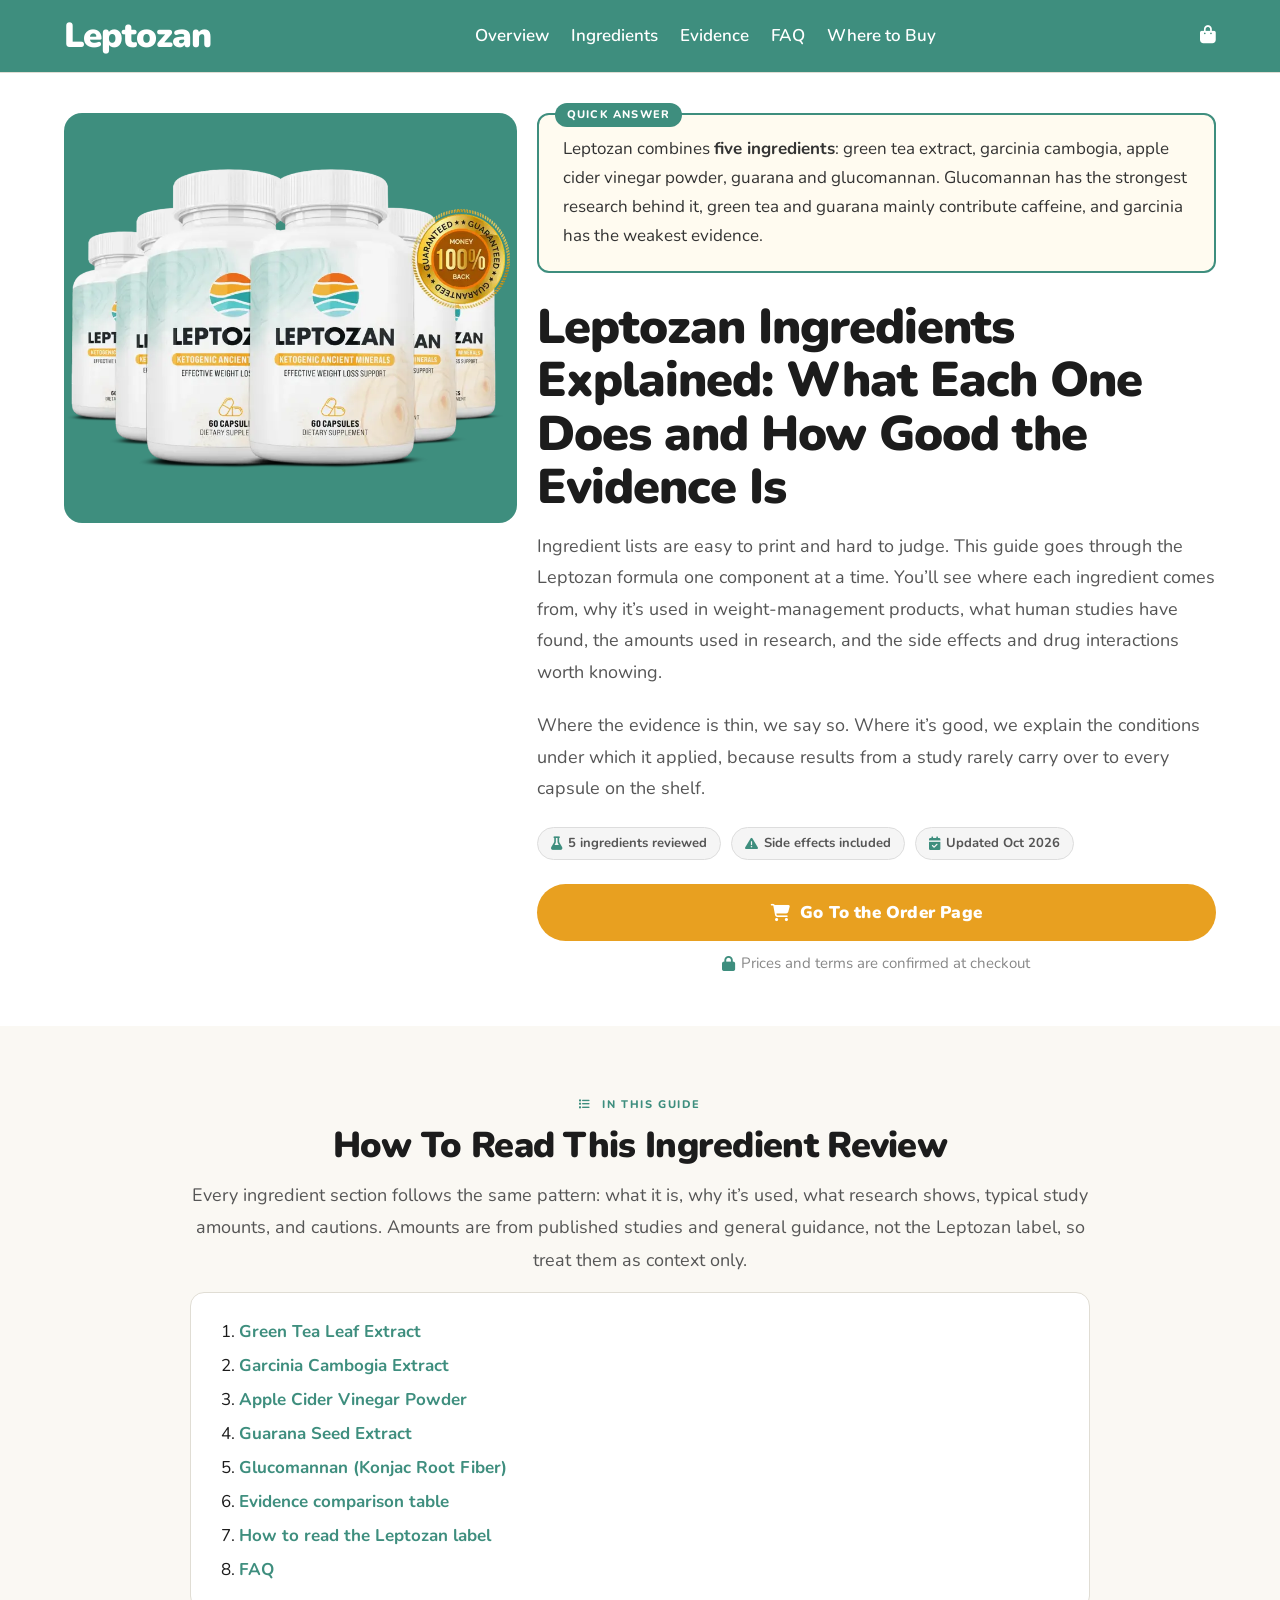
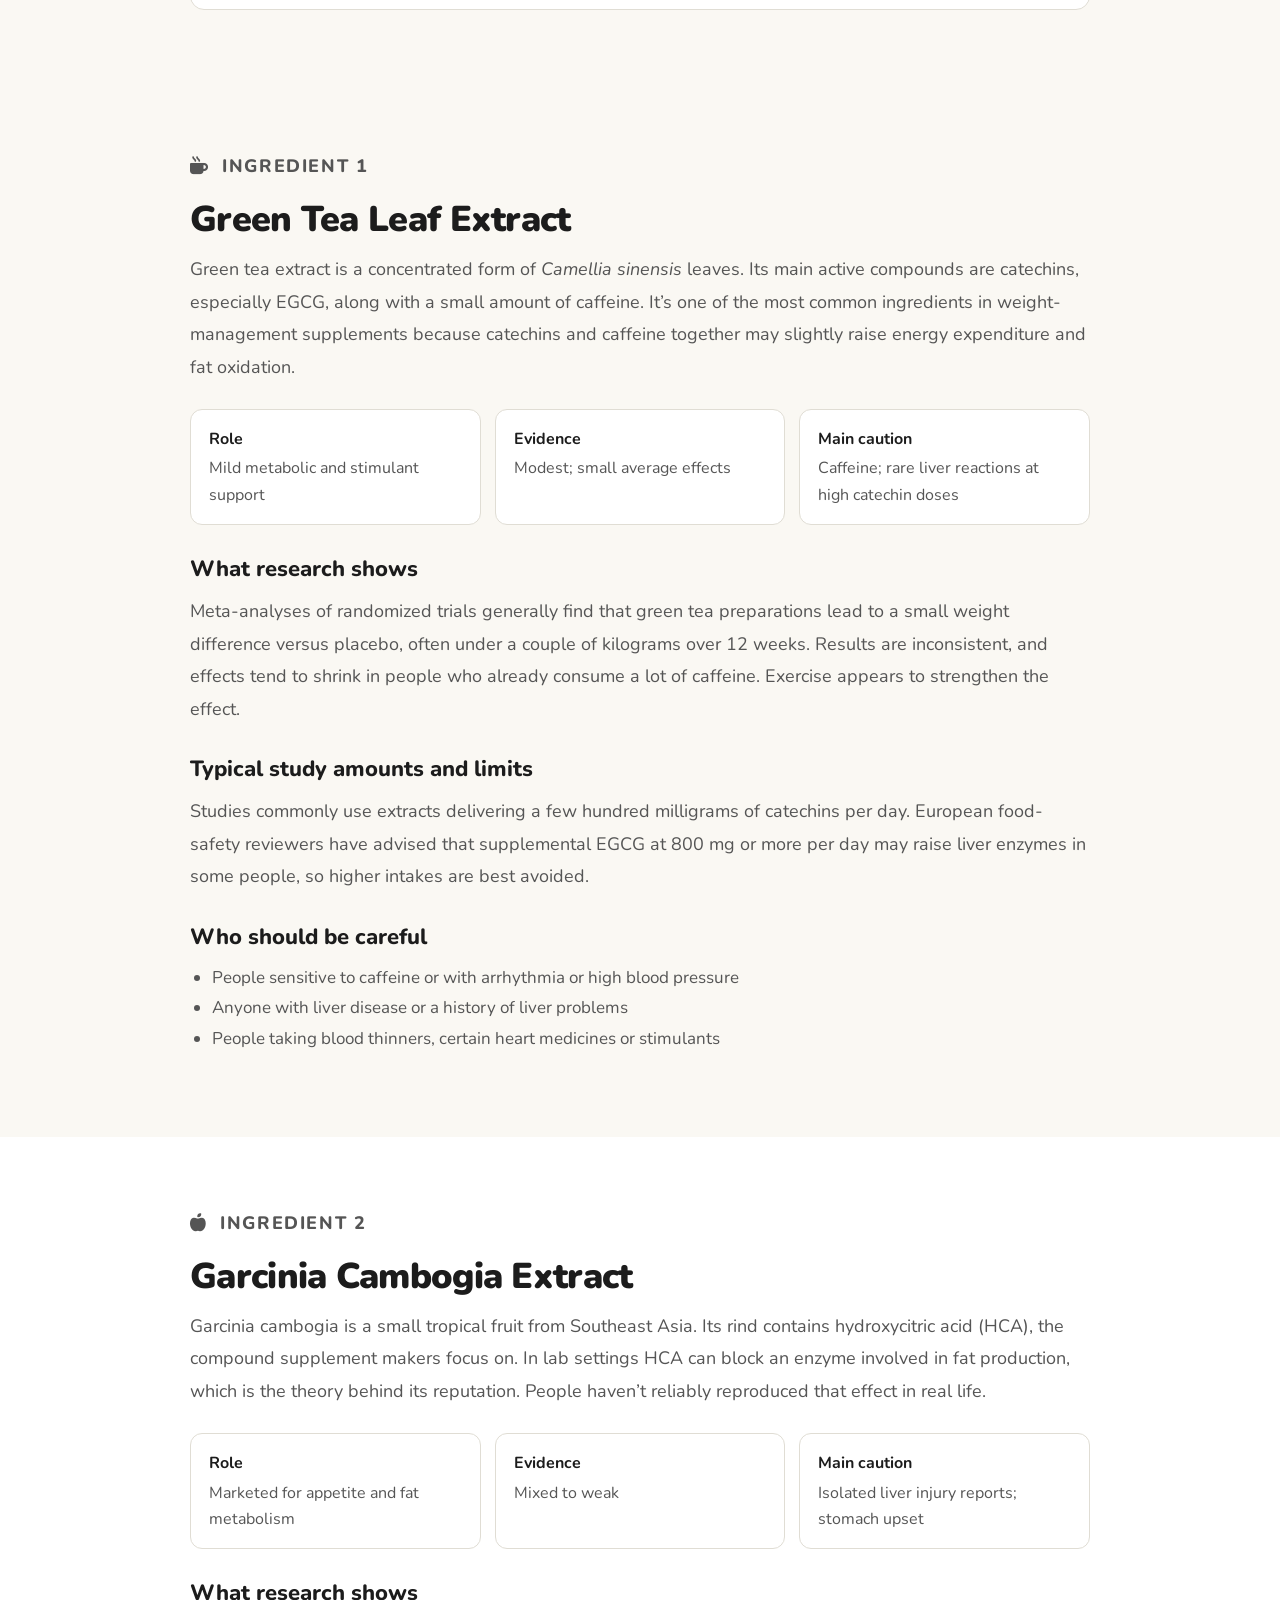
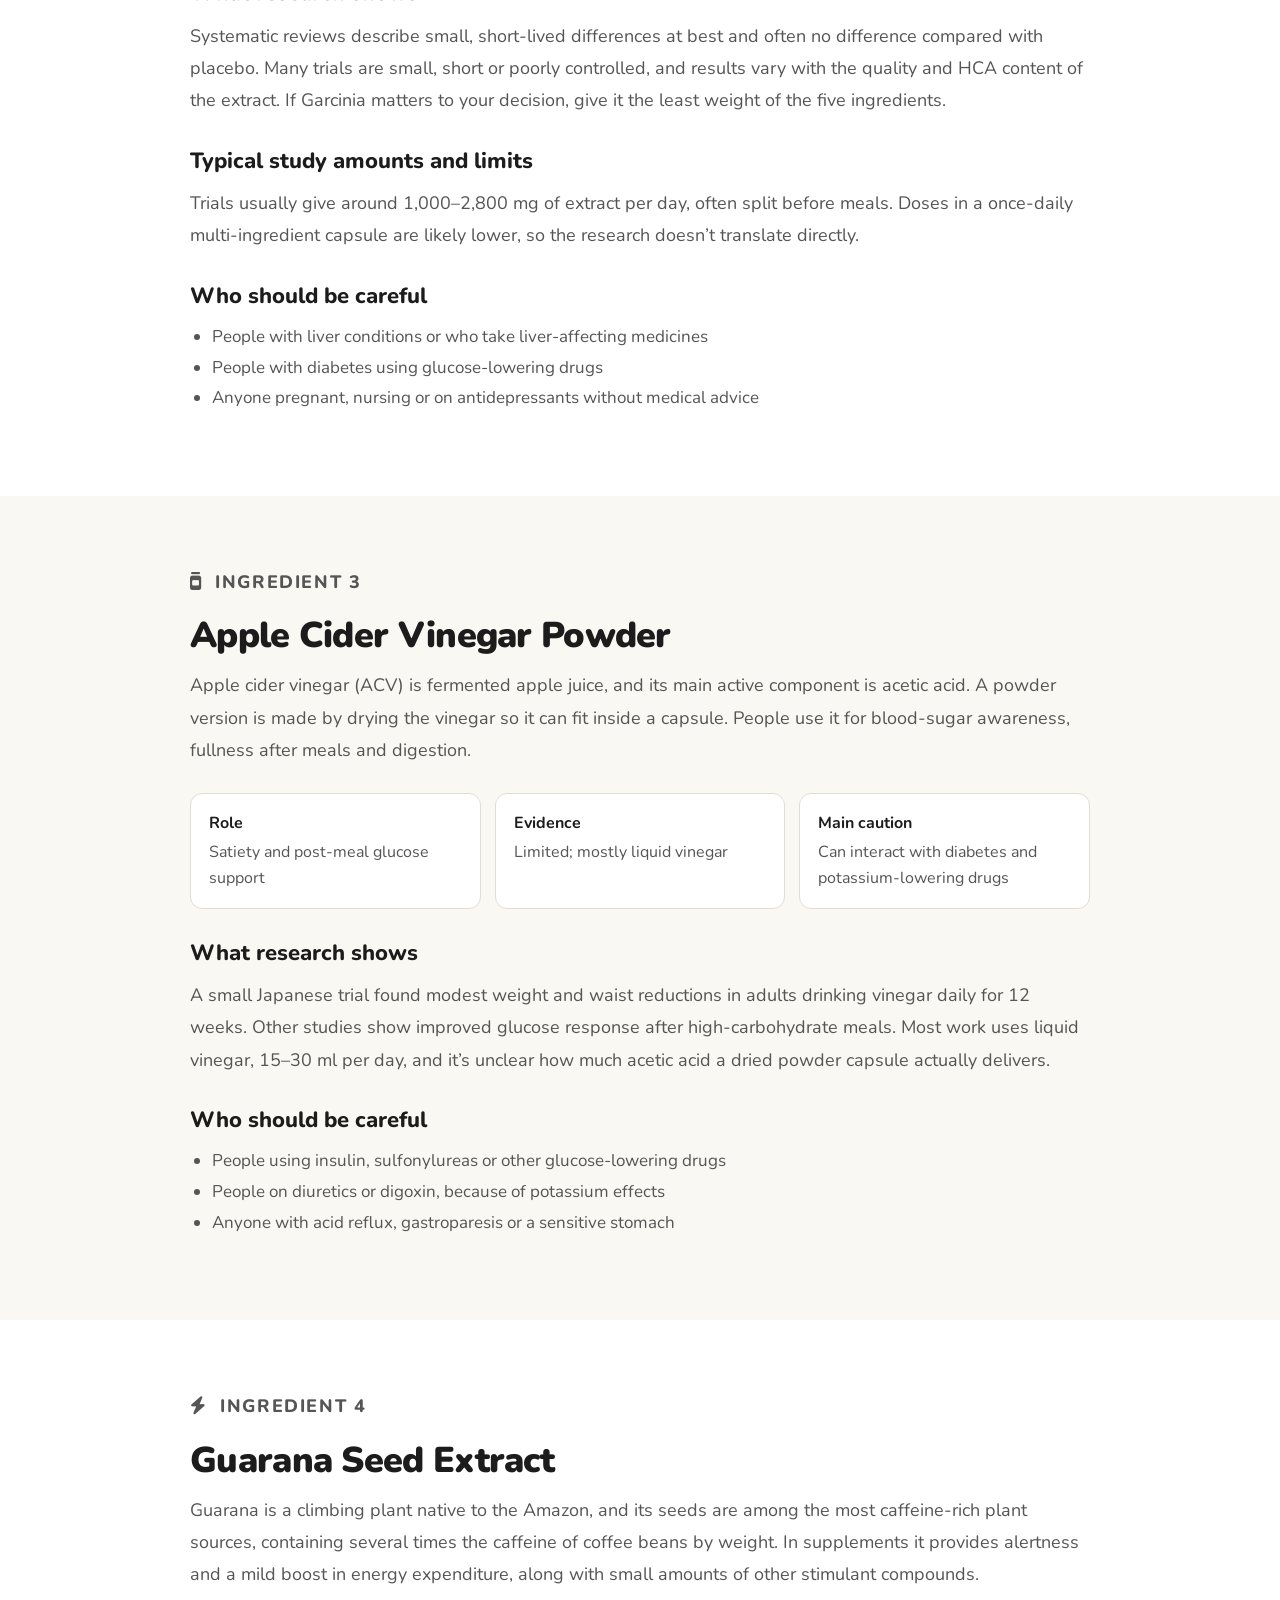
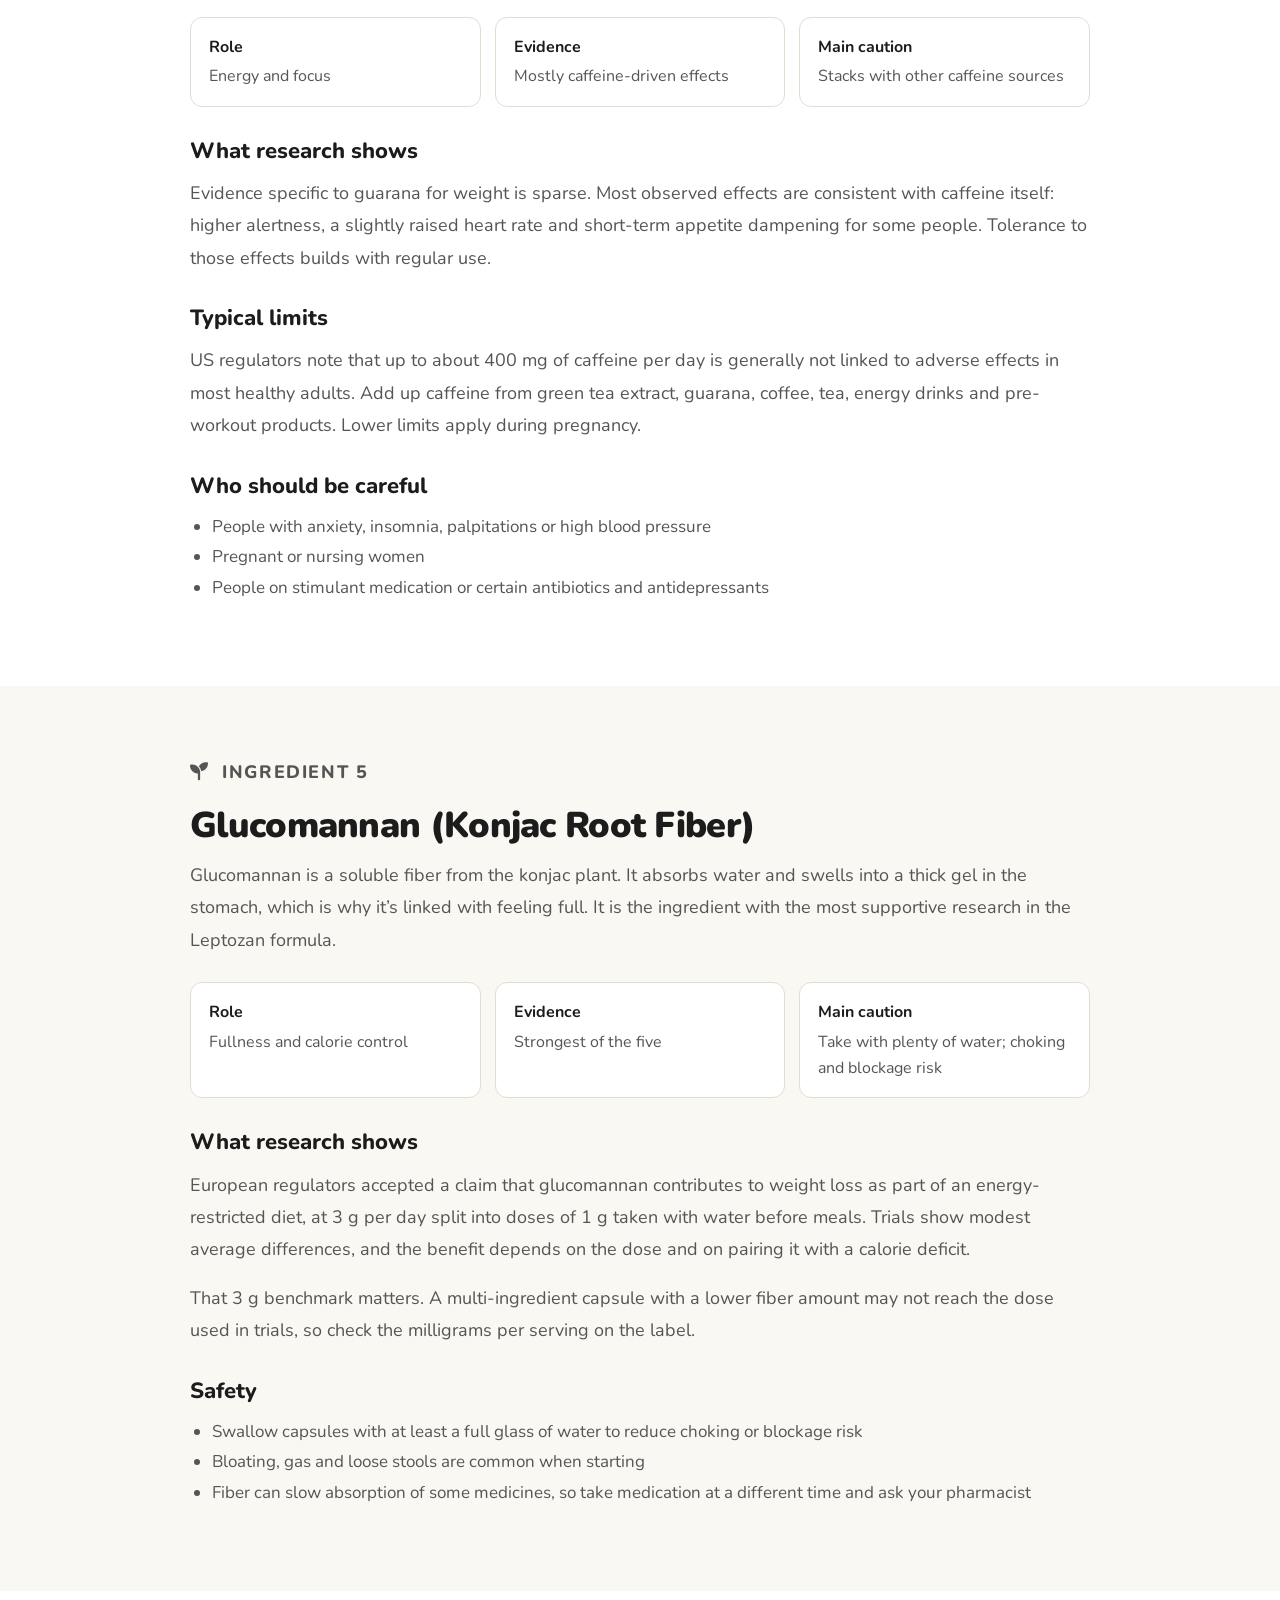
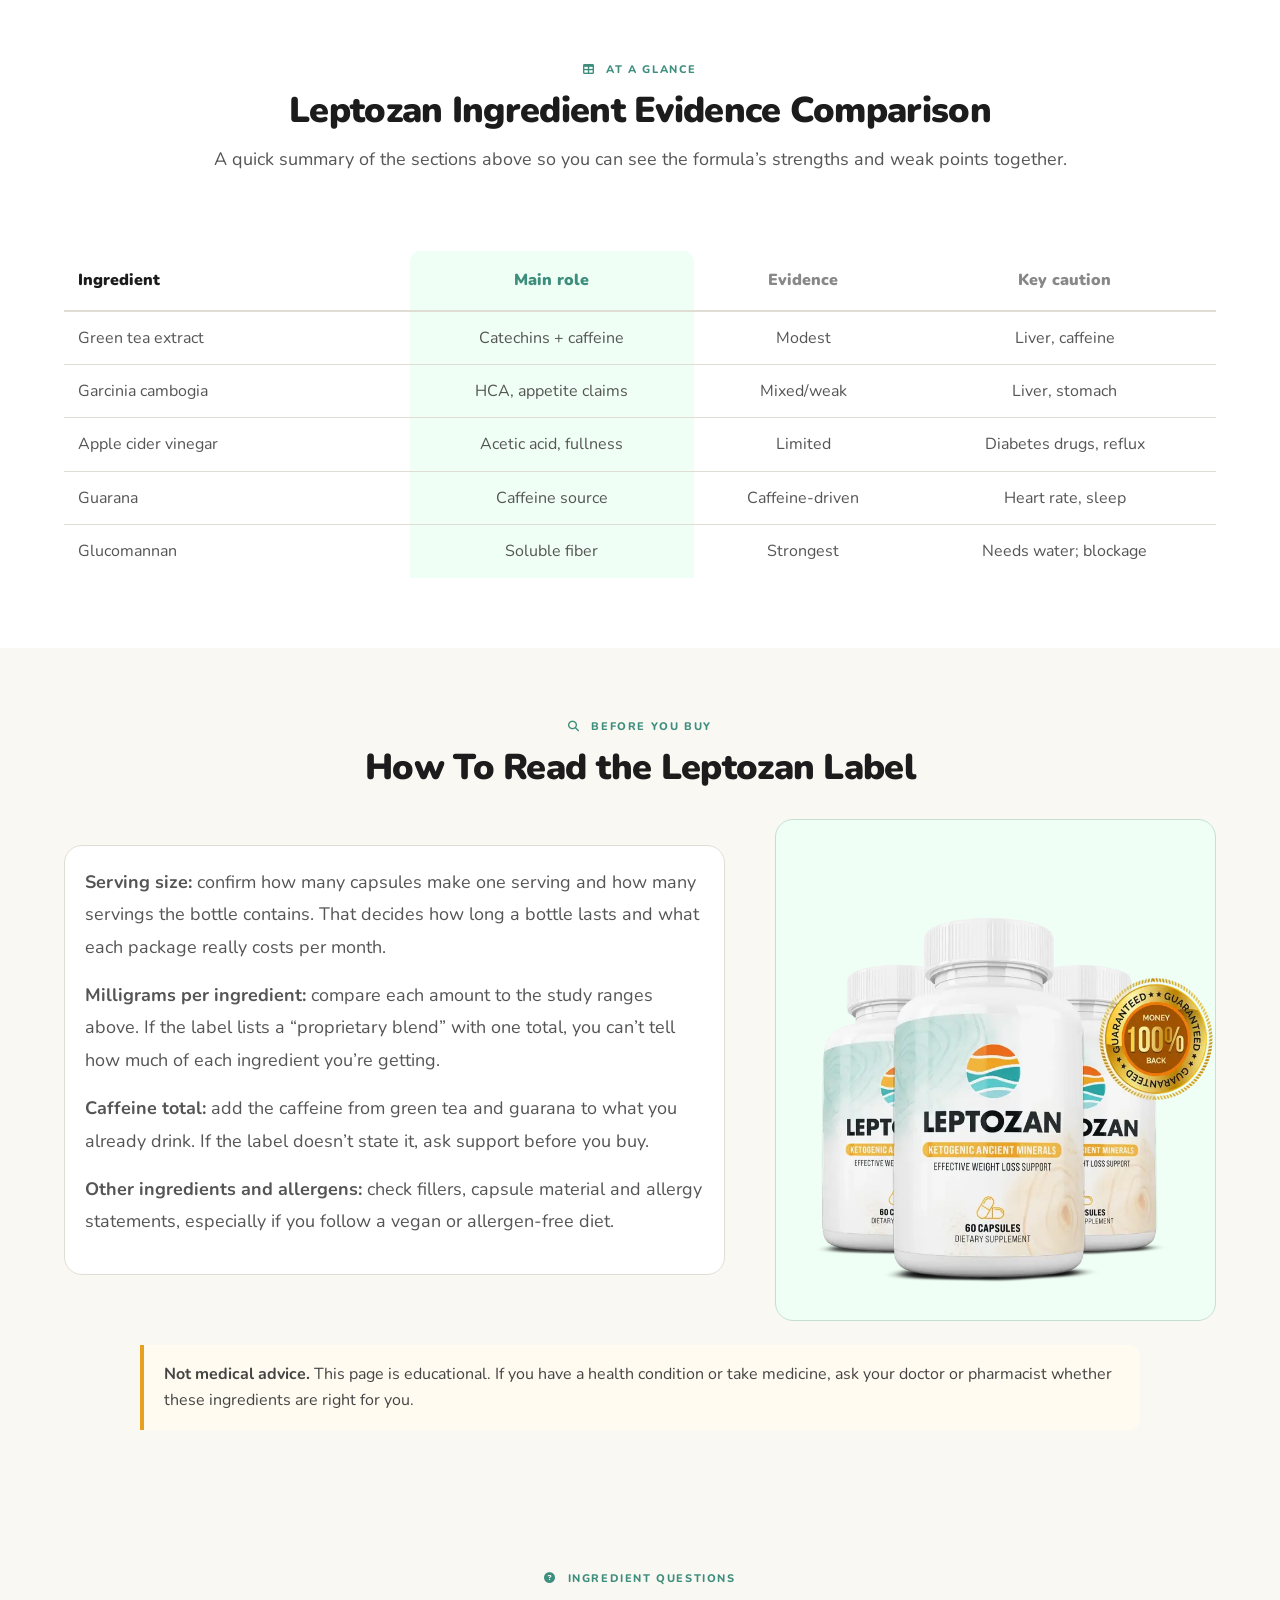
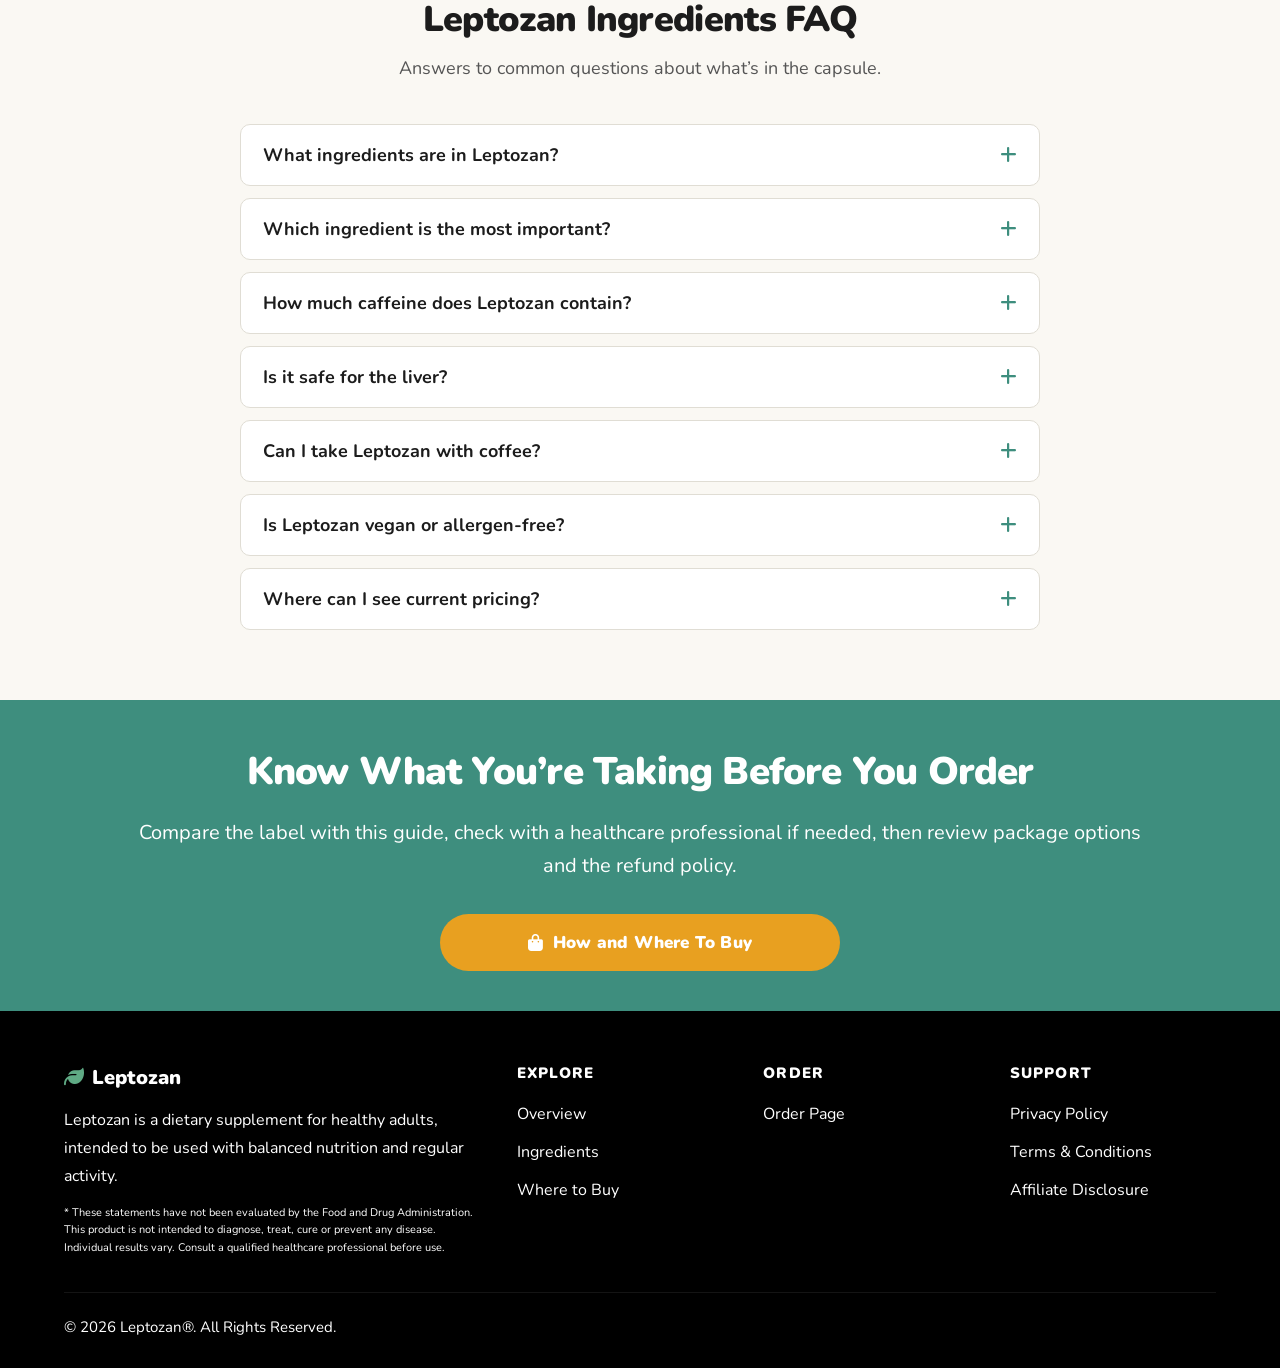
<file: ingredients.html>
<!DOCTYPE html>
<html lang="en">
<head>
<meta charset="UTF-8"/>
<meta name="viewport" content="width=device-width,initial-scale=1.0"/>
<title>Leptozan Ingredients Explained: Doses, Research & Safety Review</title>
<meta name="description" content="Deep-dive on every Leptozan ingredient: green tea extract, garcinia cambogia, apple cider vinegar, guarana and glucomannan. See what studies show, typical amounts, side effects and interactions."/>
<meta name="robots" content="index, follow, max-image-preview:large, max-snippet:-1, max-video-preview:-1"/>
<link rel="canonical" href="https://leptozen.com/ingredients"/>
<meta name="theme-color" content="#3E8E7E"/>
<meta property="og:type" content="article"/>
<meta property="og:title" content="Leptozan Ingredients Explained: Research, Doses & Safety"/>
<meta property="og:description" content="An ingredient-by-ingredient look at the Leptozan formula and how strong the evidence really is."/>
<meta property="og:url" content="https://leptozen.com/ingredients"/>
<meta property="og:image" content="https://leptozen.com/assets/images/leptozan-6-bottles.webp"/>
<meta name="twitter:card" content="summary_large_image"/>
<link rel="icon" href="./assets/images/leptozan-fav.ico"/>
<script type="application/ld+json">
{"@context":"https://schema.org","@graph":[
{"@type":"Article","headline":"Leptozan Ingredients Explained: Doses, Research & Safety Review","dateModified":"2026-10-21","inLanguage":"en-US","mainEntityOfPage":"https://leptozen.com/ingredients","image":"https://leptozen.com/assets/images/leptozan-6-bottles.webp","publisher":{"@type":"Organization","name":"Leptozan","url":"https://leptozen.com/"}},
{"@type":"BreadcrumbList","itemListElement":[{"@type":"ListItem","position":1,"name":"Home","item":"https://leptozen.com/"},{"@type":"ListItem","position":2,"name":"Ingredients","item":"https://leptozen.com/ingredients"}]},
{"@type":"FAQPage","mainEntity":[
{"@type":"Question","name":"What ingredients are in Leptozan?","acceptedAnswer":{"@type":"Answer","text":"Leptozan contains green tea leaf extract, garcinia cambogia extract, apple cider vinegar powder, guarana seed extract and glucomannan root fiber."}},
{"@type":"Question","name":"Which Leptozan ingredient has the best evidence?","acceptedAnswer":{"@type":"Answer","text":"Glucomannan has the strongest support, with an accepted European health claim at about 3 g per day alongside a calorie-restricted diet. Evidence for garcinia cambogia is mixed."}},
{"@type":"Question","name":"Does Leptozan contain caffeine?","acceptedAnswer":{"@type":"Answer","text":"Yes. Green tea extract and guarana both naturally contain caffeine. Check the Supplement Facts panel for the total per serving."}},
{"@type":"Question","name":"Are the exact doses published?","acceptedAnswer":{"@type":"Answer","text":"Milligram amounts are not listed on this site, so read the Supplement Facts panel on the bottle before buying or using it."}}
]}]}
</script>
<link rel="stylesheet" href="https://cdnjs.cloudflare.com/ajax/libs/font-awesome/6.5.0/css/all.min.css"/>
<link href="https://fonts.googleapis.com/css2?family=Nunito:wght@400;500;600;700;800;900&display=swap" rel="stylesheet"/>
<link rel="stylesheet" href="./assets/css/styles.css"/>
<style>
.note-box{background:#fffbf0;border-left:4px solid var(--amber);border-radius:0 12px 12px 0;padding:16px 20px;margin-top:24px;font-size:16px;color:#444}
.prose{max-width:900px;margin:0 auto}
.prose p{font-size:18px;color:var(--muted);line-height:1.8;margin-bottom:16px}
.facts{display:grid;grid-template-columns:repeat(3,1fr);gap:14px;margin:26px 0}
.facts div{background:#fff;border:1px solid var(--border);border-radius:12px;padding:16px 18px;font-size:16px;color:var(--muted)}
.facts strong{display:block;color:var(--text);margin-bottom:3px}
.toc{max-width:900px;margin:0 auto;background:#fff;border:1px solid var(--border);border-radius:14px;padding:22px 26px}
.toc ol{padding-left:22px;font-size:17px;line-height:2}
.toc a{color:var(--green);font-weight:700}
.ing-sec{scroll-margin-top:90px}
.ing-sec h3{font-size:22px;font-weight:800;margin:26px 0 8px}
.ing-sec ul{padding-left:22px;color:var(--muted);font-size:17px;line-height:1.8;margin-bottom:12px}
@media(max-width:700px){.facts{grid-template-columns:1fr}}
</style>
</head>
<body>
<nav><div class="nav-inner">
  <a href="https://leptozen.com/" class="nav-logo">Leptozan</a>
  <ul class="nav-links" id="navLinks">
    <li><a href="./en">Overview</a></li><li><a href="#toc">Ingredients</a></li><li><a href="#compare">Evidence</a></li><li><a href="#faq">FAQ</a></li><li><a href="./official-website">Where to Buy</a></li>
  </ul>
  <div class="nav-right"><a href="https://leptozen.com/order" aria-label="Order Leptozan"><i class="fa-solid fa-bag-shopping"></i></a><button class="nav-burger" id="navBurger" aria-label="Toggle menu"><i class="fa-solid fa-bars"></i></button></div>
</div></nav>

<main>
<div style="max-width:1300px;margin:0 auto;padding:0 5vw">
  <div class="hero" style="padding-left:0;padding-right:0">
    <div class="hero-img-wrap"><div class="hero-img-placeholder"><img src="./assets/images/leptozan-6-bottles.webp" alt="Leptozan supplement bottles showing the five-ingredient formula" width="600" height="600"></div></div>
    <div>
      <div class="aeo-answer-block"><p>Leptozan combines <strong>five ingredients</strong>: green tea extract, garcinia cambogia, apple cider vinegar powder, guarana and glucomannan. Glucomannan has the strongest research behind it, green tea and guarana mainly contribute caffeine, and garcinia has the weakest evidence.</p></div>
      <h1>Leptozan Ingredients Explained: What Each One Does and How Good the Evidence Is</h1>
      <p class="hero-desc">Ingredient lists are easy to print and hard to judge. This guide goes through the Leptozan formula one component at a time. You&rsquo;ll see where each ingredient comes from, why it&rsquo;s used in weight-management products, what human studies have found, the amounts used in research, and the side effects and drug interactions worth knowing.</p>
      <p class="hero-desc">Where the evidence is thin, we say so. Where it&rsquo;s good, we explain the conditions under which it applied, because results from a study rarely carry over to every capsule on the shelf.</p>
      <div class="trust-strip"><span class="trust-badge"><i class="fa-solid fa-flask"></i> 5 ingredients reviewed</span><span class="trust-badge"><i class="fa-solid fa-triangle-exclamation"></i> Side effects included</span><span class="trust-badge"><i class="fa-solid fa-calendar-check"></i> Updated Oct 2026</span></div>
      <div class="bundle-section" style="margin-top:24px" bis_skin_checked="1">
        <button class="cta-btn" onclick="window.open('https://leptozen.com/order','_blank')"><i class="fa-solid fa-cart-shopping"></i> Go To the Order Page</button>
        <p class="cta-sub"><i class="fa-solid fa-lock"></i> Prices and terms are confirmed at checkout</p>
      </div>
    </div>
  </div>
</div>

<section class="section doctor-section" id="toc">
  <div class="section-inner">
    <p class="s-tag center"><i class="fa-solid fa-list" style="margin-right:6px"></i> In this guide</p>
    <h2 class="s-heading center">How To Read This Ingredient Review</h2>
    <div class="prose"><p style="text-align:center">Every ingredient section follows the same pattern: what it is, why it&rsquo;s used, what research shows, typical study amounts, and cautions. Amounts are from published studies and general guidance, not the Leptozan label, so treat them as context only.</p></div>
    <div class="toc"><ol>
      <li><a href="#green-tea">Green Tea Leaf Extract</a></li>
      <li><a href="#garcinia">Garcinia Cambogia Extract</a></li>
      <li><a href="#acv">Apple Cider Vinegar Powder</a></li>
      <li><a href="#guarana">Guarana Seed Extract</a></li>
      <li><a href="#glucomannan">Glucomannan (Konjac Root Fiber)</a></li>
      <li><a href="#compare">Evidence comparison table</a></li>
      <li><a href="#label">How to read the Leptozan label</a></li>
      <li><a href="#faq">FAQ</a></li>
    </ol></div>
  </div>
</section>

<!-- GREEN TEA -->
<section class="section how-section ing-sec" id="green-tea"><div class="section-inner prose">
  <p class="s-tag"><i class="fa-solid fa-mug-hot" style="margin-right:6px"></i> Ingredient 1</p>
  <h2 class="s-heading">Green Tea Leaf Extract</h2>
  <p>Green tea extract is a concentrated form of <em>Camellia sinensis</em> leaves. Its main active compounds are catechins, especially EGCG, along with a small amount of caffeine. It&rsquo;s one of the most common ingredients in weight-management supplements because catechins and caffeine together may slightly raise energy expenditure and fat oxidation.</p>
  <div class="facts"><div><strong>Role</strong>Mild metabolic and stimulant support</div><div><strong>Evidence</strong>Modest; small average effects</div><div><strong>Main caution</strong>Caffeine; rare liver reactions at high catechin doses</div></div>
  <h3>What research shows</h3>
  <p>Meta-analyses of randomized trials generally find that green tea preparations lead to a small weight difference versus placebo, often under a couple of kilograms over 12 weeks. Results are inconsistent, and effects tend to shrink in people who already consume a lot of caffeine. Exercise appears to strengthen the effect.</p>
  <h3>Typical study amounts and limits</h3>
  <p>Studies commonly use extracts delivering a few hundred milligrams of catechins per day. European food-safety reviewers have advised that supplemental EGCG at 800 mg or more per day may raise liver enzymes in some people, so higher intakes are best avoided.</p>
  <h3>Who should be careful</h3>
  <ul><li>People sensitive to caffeine or with arrhythmia or high blood pressure</li><li>Anyone with liver disease or a history of liver problems</li><li>People taking blood thinners, certain heart medicines or stimulants</li></ul>
</div></section>

<!-- GARCINIA -->
<section class="section ing-sec" id="garcinia" style="background:#fff"><div class="section-inner prose">
  <p class="s-tag"><i class="fa-solid fa-apple-whole" style="margin-right:6px"></i> Ingredient 2</p>
  <h2 class="s-heading">Garcinia Cambogia Extract</h2>
  <p>Garcinia cambogia is a small tropical fruit from Southeast Asia. Its rind contains hydroxycitric acid (HCA), the compound supplement makers focus on. In lab settings HCA can block an enzyme involved in fat production, which is the theory behind its reputation. People haven&rsquo;t reliably reproduced that effect in real life.</p>
  <div class="facts"><div><strong>Role</strong>Marketed for appetite and fat metabolism</div><div><strong>Evidence</strong>Mixed to weak</div><div><strong>Main caution</strong>Isolated liver injury reports; stomach upset</div></div>
  <h3>What research shows</h3>
  <p>Systematic reviews describe small, short-lived differences at best and often no difference compared with placebo. Many trials are small, short or poorly controlled, and results vary with the quality and HCA content of the extract. If Garcinia matters to your decision, give it the least weight of the five ingredients.</p>
  <h3>Typical study amounts and limits</h3>
  <p>Trials usually give around 1,000&ndash;2,800 mg of extract per day, often split before meals. Doses in a once-daily multi-ingredient capsule are likely lower, so the research doesn&rsquo;t translate directly.</p>
  <h3>Who should be careful</h3>
  <ul><li>People with liver conditions or who take liver-affecting medicines</li><li>People with diabetes using glucose-lowering drugs</li><li>Anyone pregnant, nursing or on antidepressants without medical advice</li></ul>
</div></section>

<!-- ACV -->
<section class="section how-section ing-sec" id="acv"><div class="section-inner prose">
  <p class="s-tag"><i class="fa-solid fa-jar" style="margin-right:6px"></i> Ingredient 3</p>
  <h2 class="s-heading">Apple Cider Vinegar Powder</h2>
  <p>Apple cider vinegar (ACV) is fermented apple juice, and its main active component is acetic acid. A powder version is made by drying the vinegar so it can fit inside a capsule. People use it for blood-sugar awareness, fullness after meals and digestion.</p>
  <div class="facts"><div><strong>Role</strong>Satiety and post-meal glucose support</div><div><strong>Evidence</strong>Limited; mostly liquid vinegar</div><div><strong>Main caution</strong>Can interact with diabetes and potassium-lowering drugs</div></div>
  <h3>What research shows</h3>
  <p>A small Japanese trial found modest weight and waist reductions in adults drinking vinegar daily for 12 weeks. Other studies show improved glucose response after high-carbohydrate meals. Most work uses liquid vinegar, 15&ndash;30 ml per day, and it&rsquo;s unclear how much acetic acid a dried powder capsule actually delivers.</p>
  <h3>Who should be careful</h3>
  <ul><li>People using insulin, sulfonylureas or other glucose-lowering drugs</li><li>People on diuretics or digoxin, because of potassium effects</li><li>Anyone with acid reflux, gastroparesis or a sensitive stomach</li></ul>
</div></section>

<!-- GUARANA -->
<section class="section ing-sec" id="guarana" style="background:#fff"><div class="section-inner prose">
  <p class="s-tag"><i class="fa-solid fa-bolt" style="margin-right:6px"></i> Ingredient 4</p>
  <h2 class="s-heading">Guarana Seed Extract</h2>
  <p>Guarana is a climbing plant native to the Amazon, and its seeds are among the most caffeine-rich plant sources, containing several times the caffeine of coffee beans by weight. In supplements it provides alertness and a mild boost in energy expenditure, along with small amounts of other stimulant compounds.</p>
  <div class="facts"><div><strong>Role</strong>Energy and focus</div><div><strong>Evidence</strong>Mostly caffeine-driven effects</div><div><strong>Main caution</strong>Stacks with other caffeine sources</div></div>
  <h3>What research shows</h3>
  <p>Evidence specific to guarana for weight is sparse. Most observed effects are consistent with caffeine itself: higher alertness, a slightly raised heart rate and short-term appetite dampening for some people. Tolerance to those effects builds with regular use.</p>
  <h3>Typical limits</h3>
  <p>US regulators note that up to about 400 mg of caffeine per day is generally not linked to adverse effects in most healthy adults. Add up caffeine from green tea extract, guarana, coffee, tea, energy drinks and pre-workout products. Lower limits apply during pregnancy.</p>
  <h3>Who should be careful</h3>
  <ul><li>People with anxiety, insomnia, palpitations or high blood pressure</li><li>Pregnant or nursing women</li><li>People on stimulant medication or certain antibiotics and antidepressants</li></ul>
</div></section>

<!-- GLUCOMANNAN -->
<section class="section how-section ing-sec" id="glucomannan"><div class="section-inner prose">
  <p class="s-tag"><i class="fa-solid fa-seedling" style="margin-right:6px"></i> Ingredient 5</p>
  <h2 class="s-heading">Glucomannan (Konjac Root Fiber)</h2>
  <p>Glucomannan is a soluble fiber from the konjac plant. It absorbs water and swells into a thick gel in the stomach, which is why it&rsquo;s linked with feeling full. It is the ingredient with the most supportive research in the Leptozan formula.</p>
  <div class="facts"><div><strong>Role</strong>Fullness and calorie control</div><div><strong>Evidence</strong>Strongest of the five</div><div><strong>Main caution</strong>Take with plenty of water; choking and blockage risk</div></div>
  <h3>What research shows</h3>
  <p>European regulators accepted a claim that glucomannan contributes to weight loss as part of an energy-restricted diet, at 3 g per day split into doses of 1 g taken with water before meals. Trials show modest average differences, and the benefit depends on the dose and on pairing it with a calorie deficit.</p>
  <p>That 3 g benchmark matters. A multi-ingredient capsule with a lower fiber amount may not reach the dose used in trials, so check the milligrams per serving on the label.</p>
  <h3>Safety</h3>
  <ul><li>Swallow capsules with at least a full glass of water to reduce choking or blockage risk</li><li>Bloating, gas and loose stools are common when starting</li><li>Fiber can slow absorption of some medicines, so take medication at a different time and ask your pharmacist</li></ul>
</div></section>

<!-- COMPARE -->
<section class="section why-section" id="compare"><div class="section-inner">
  <p class="s-tag center"><i class="fa-solid fa-table" style="margin-right:6px"></i> At a glance</p>
  <h2 class="s-heading center">Leptozan Ingredient Evidence Comparison</h2>
  <p class="s-sub center">A quick summary of the sections above so you can see the formula&rsquo;s strengths and weak points together.</p>
  <div style="overflow-x:auto"><table class="why-table">
    <thead><tr><th>Ingredient</th><th class="emma-col">Main role</th><th class="other-col">Evidence</th><th class="other-col">Key caution</th></tr></thead>
    <tbody>
      <tr><td>Green tea extract</td><td class="emma-col">Catechins + caffeine</td><td class="other-col">Modest</td><td class="other-col">Liver, caffeine</td></tr>
      <tr><td>Garcinia cambogia</td><td class="emma-col">HCA, appetite claims</td><td class="other-col">Mixed/weak</td><td class="other-col">Liver, stomach</td></tr>
      <tr><td>Apple cider vinegar</td><td class="emma-col">Acetic acid, fullness</td><td class="other-col">Limited</td><td class="other-col">Diabetes drugs, reflux</td></tr>
      <tr><td>Guarana</td><td class="emma-col">Caffeine source</td><td class="other-col">Caffeine-driven</td><td class="other-col">Heart rate, sleep</td></tr>
      <tr><td>Glucomannan</td><td class="emma-col">Soluble fiber</td><td class="other-col">Strongest</td><td class="other-col">Needs water; blockage</td></tr>
    </tbody></table></div>
</div></section>

<!-- LABEL -->
<section class="section doctor-section" id="label"><div class="section-inner">
  <p class="s-tag center"><i class="fa-solid fa-magnifying-glass" style="margin-right:6px"></i> Before you buy</p>
  <h2 class="s-heading center">How To Read the Leptozan Label</h2>
  <div class="what-wrap" style="margin-top:30px">
    <div class="quote-block what-para">
      <p><strong>Serving size:</strong> confirm how many capsules make one serving and how many servings the bottle contains. That decides how long a bottle lasts and what each package really costs per month.</p>
      <p><strong>Milligrams per ingredient:</strong> compare each amount to the study ranges above. If the label lists a &ldquo;proprietary blend&rdquo; with one total, you can&rsquo;t tell how much of each ingredient you&rsquo;re getting.</p>
      <p><strong>Caffeine total:</strong> add the caffeine from green tea and guarana to what you already drink. If the label doesn&rsquo;t state it, ask support before you buy.</p>
      <p><strong>Other ingredients and allergens:</strong> check fillers, capsule material and allergy statements, especially if you follow a vegan or allergen-free diet.</p>
    </div>
    <div class="doctor-img-placeholder"><img src="./assets/images/leptozan-3-bottles.webp" alt="Leptozan three bottle package for label checking" width="500" height="500" loading="lazy"></div>
  </div>
  <div class="note-box" style="max-width:1000px;margin:24px auto 0"><strong>Not medical advice.</strong> This page is educational. If you have a health condition or take medicine, ask your doctor or pharmacist whether these ingredients are right for you.</div>
</div></section>

<!-- FAQ -->
<section class="section faq-section" id="faq"><div class="section-inner">
  <p class="s-tag center"><i class="fa-solid fa-circle-question" style="margin-right:6px"></i> Ingredient questions</p>
  <h2 class="s-heading center">Leptozan Ingredients FAQ</h2>
  <p class="s-sub center" style="margin-bottom:40px">Answers to common questions about what&rsquo;s in the capsule.</p>
  <div class="faq-list">
    <div class="faq-item"><button class="faq-btn" onclick="toggleFaq(this)">What ingredients are in Leptozan?<i class="fa-solid fa-plus"></i></button><div class="faq-answer">Green tea leaf extract, garcinia cambogia extract, apple cider vinegar powder, guarana seed extract and glucomannan root fiber.</div></div>
    <div class="faq-item"><button class="faq-btn" onclick="toggleFaq(this)">Which ingredient is the most important?<i class="fa-solid fa-plus"></i></button><div class="faq-answer">Glucomannan has the strongest evidence, but only at dose levels used in studies. Check that the label amount is meaningful.</div></div>
    <div class="faq-item"><button class="faq-btn" onclick="toggleFaq(this)">How much caffeine does Leptozan contain?<i class="fa-solid fa-plus"></i></button><div class="faq-answer">Both green tea and guarana contribute caffeine. The total depends on the formula, so read the Supplement Facts panel.</div></div>
    <div class="faq-item"><button class="faq-btn" onclick="toggleFaq(this)">Is it safe for the liver?<i class="fa-solid fa-plus"></i></button><div class="faq-answer">Most healthy adults tolerate normal supplement doses, but rare liver injury has been reported with concentrated green tea and garcinia products. Stop and seek care if you develop yellow skin or eyes, dark urine or severe fatigue.</div></div>
    <div class="faq-item"><button class="faq-btn" onclick="toggleFaq(this)">Can I take Leptozan with coffee?<i class="fa-solid fa-plus"></i></button><div class="faq-answer">You can, but total caffeine adds up. If you feel jittery, reduce coffee or discuss it with a clinician.</div></div>
    <div class="faq-item"><button class="faq-btn" onclick="toggleFaq(this)">Is Leptozan vegan or allergen-free?<i class="fa-solid fa-plus"></i></button><div class="faq-answer">Those details depend on the capsule shell and other ingredients, which are on the label. Confirm there before use.</div></div>
    <div class="faq-item"><button class="faq-btn" onclick="toggleFaq(this)">Where can I see current pricing?<i class="fa-solid fa-plus"></i></button><div class="faq-answer">See the <a href="./official-website" style="color:var(--green);font-weight:700">where to buy page</a> or the <a href="./en#pricing" style="color:var(--green);font-weight:700">overview pricing section</a>.</div></div>
  </div>
</div></section>

<section class="bottom-cta"><div class="bottom-cta">
  <h2>Know What You&rsquo;re Taking Before You Order</h2>
  <p>Compare the label with this guide, check with a healthcare professional if needed, then review package options and the refund policy.</p>
  <button class="cta-btn" style="max-width:400px;margin:0 auto" onclick="window.location.href='./official-website'"><i class="fa-solid fa-bag-shopping"></i> How and Where To Buy</button>
</div></section>
</main>

<footer>
  <div class="foot-inner">
    <div><div class="foot-logo"><i class="fa-solid fa-leaf"></i> Leptozan</div>
      <p class="foot-desc">Leptozan is a dietary supplement for healthy adults, intended to be used with balanced nutrition and regular activity.</p>
      <p class="foot-disc">* These statements have not been evaluated by the Food and Drug Administration. This product is not intended to diagnose, treat, cure or prevent any disease. Individual results vary. Consult a qualified healthcare professional before use.</p></div>
    <div class="foot-col"><h5>Explore</h5><ul><li><a href="./en">Overview</a></li><li><a href="#toc">Ingredients</a></li><li><a href="./official-website">Where to Buy</a></li></ul></div>
    <div class="foot-col"><h5>Order</h5><ul><li><a href="https://leptozen.com/order" rel="nofollow noopener" target="_blank">Order Page</a></li></ul></div>
    <div class="foot-col"><h5>Support</h5><ul><li><a href="./privacy-policy">Privacy Policy</a></li><li><a href="./terms-conditions">Terms &amp; Conditions</a></li><li><a href="./affiliate-disclosure">Affiliate Disclosure</a></li></ul></div>
  </div>
  <div class="foot-bottom"><p>&copy; 2026 Leptozan&reg;. All Rights Reserved.</p></div>
</footer>
<script src="./assets/js/script.js"></script>
</body>
</html>
</file>
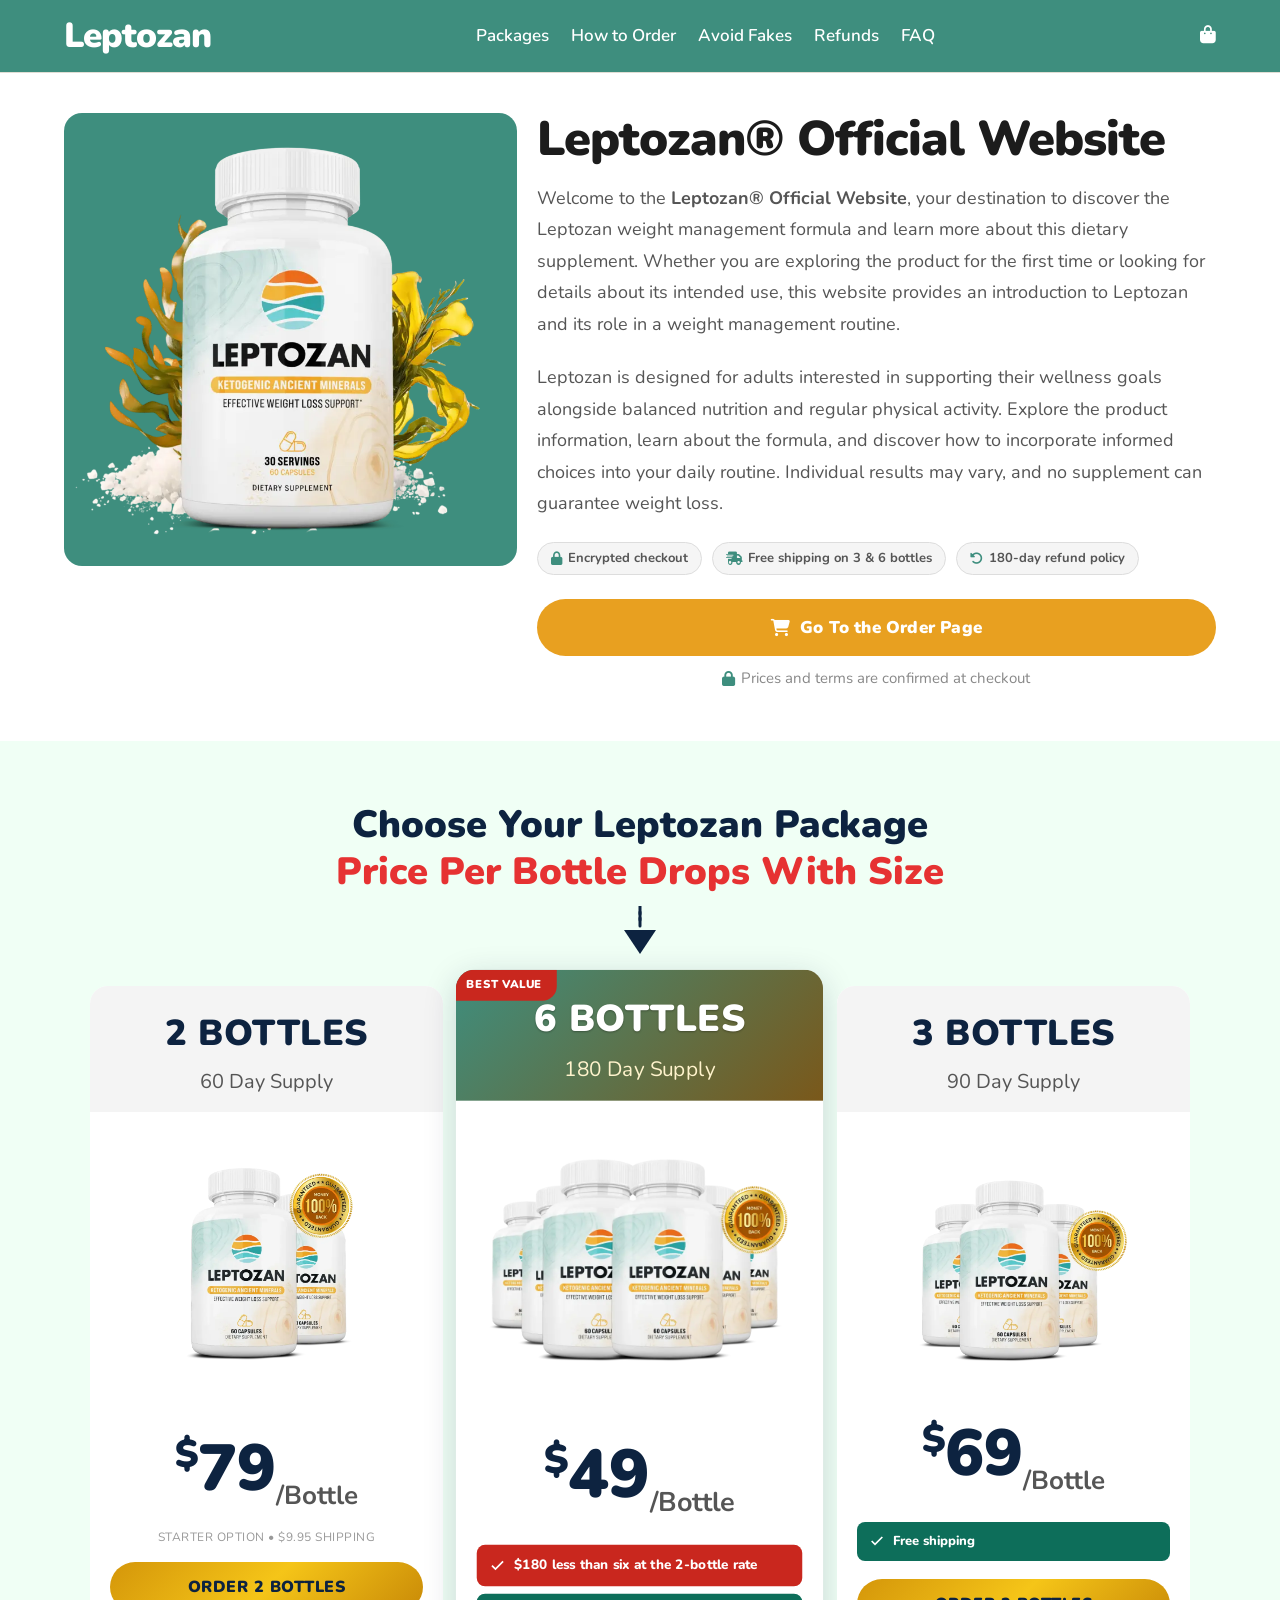
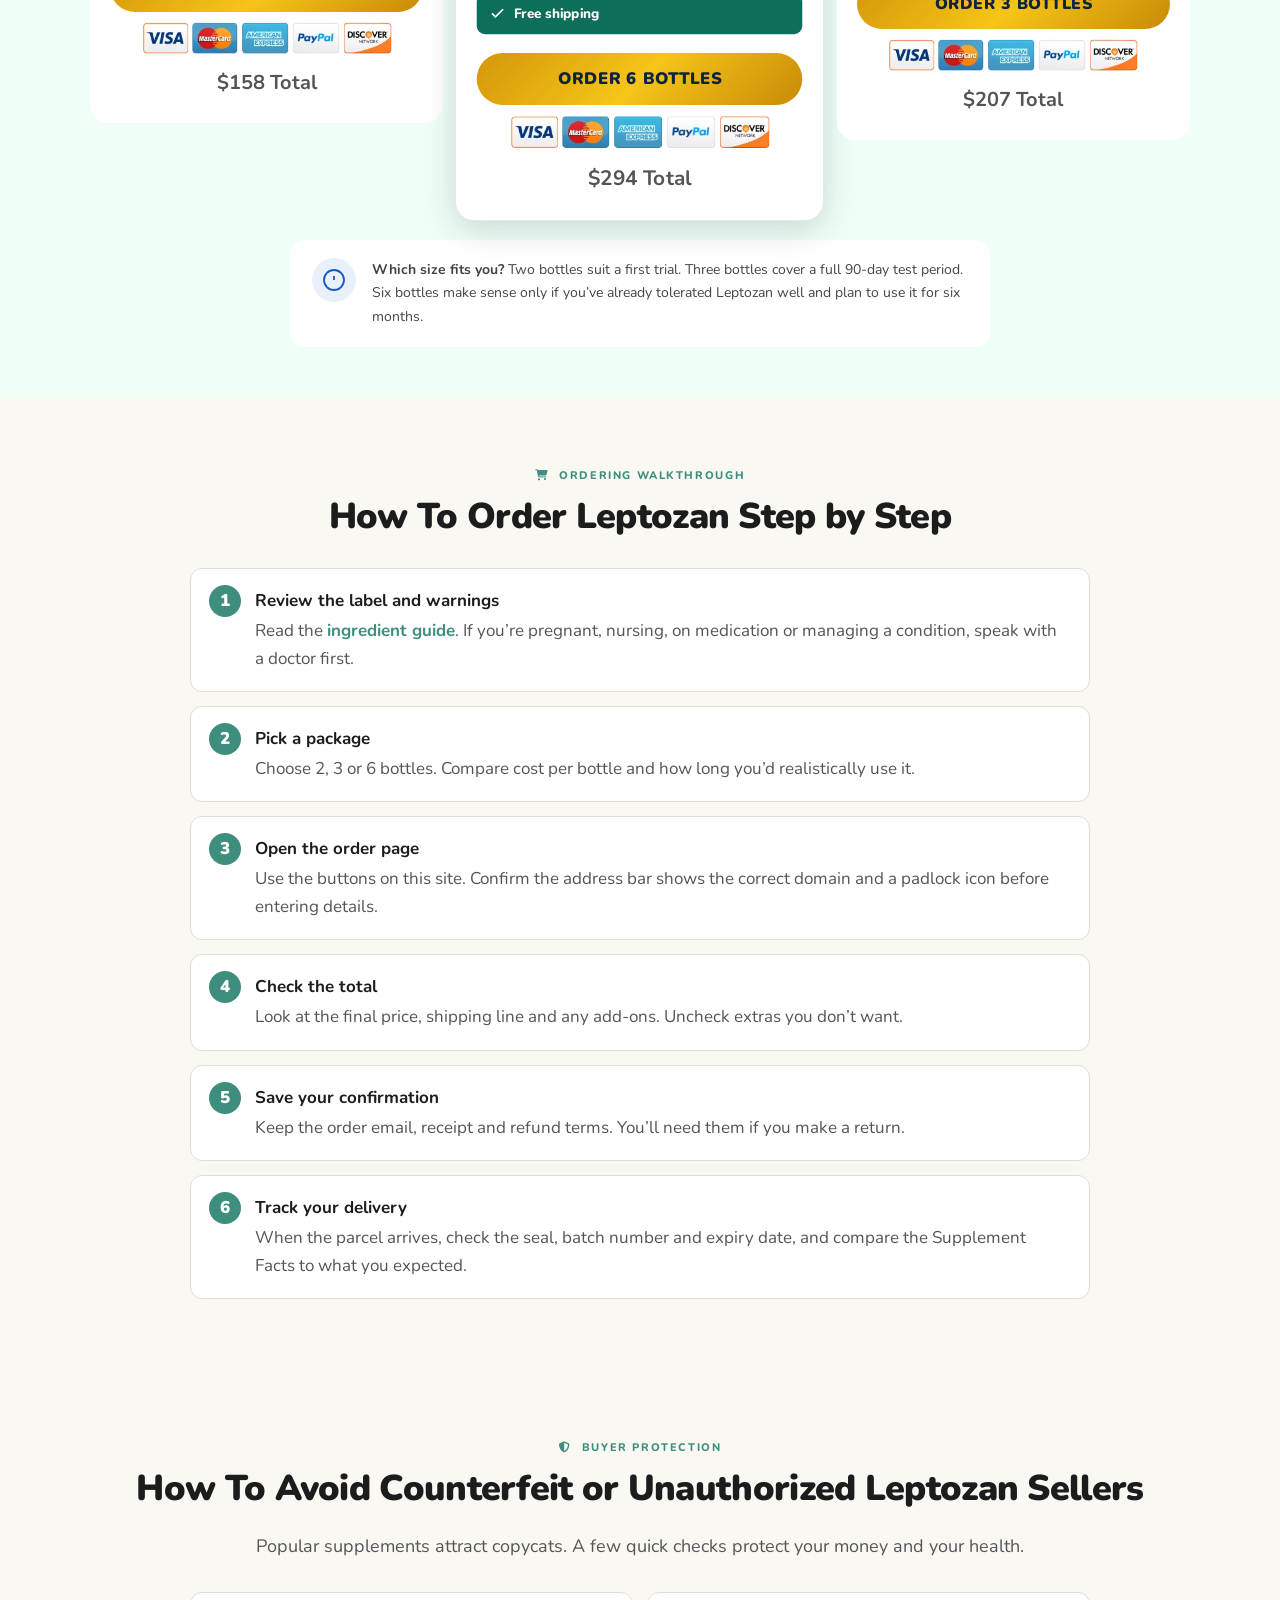
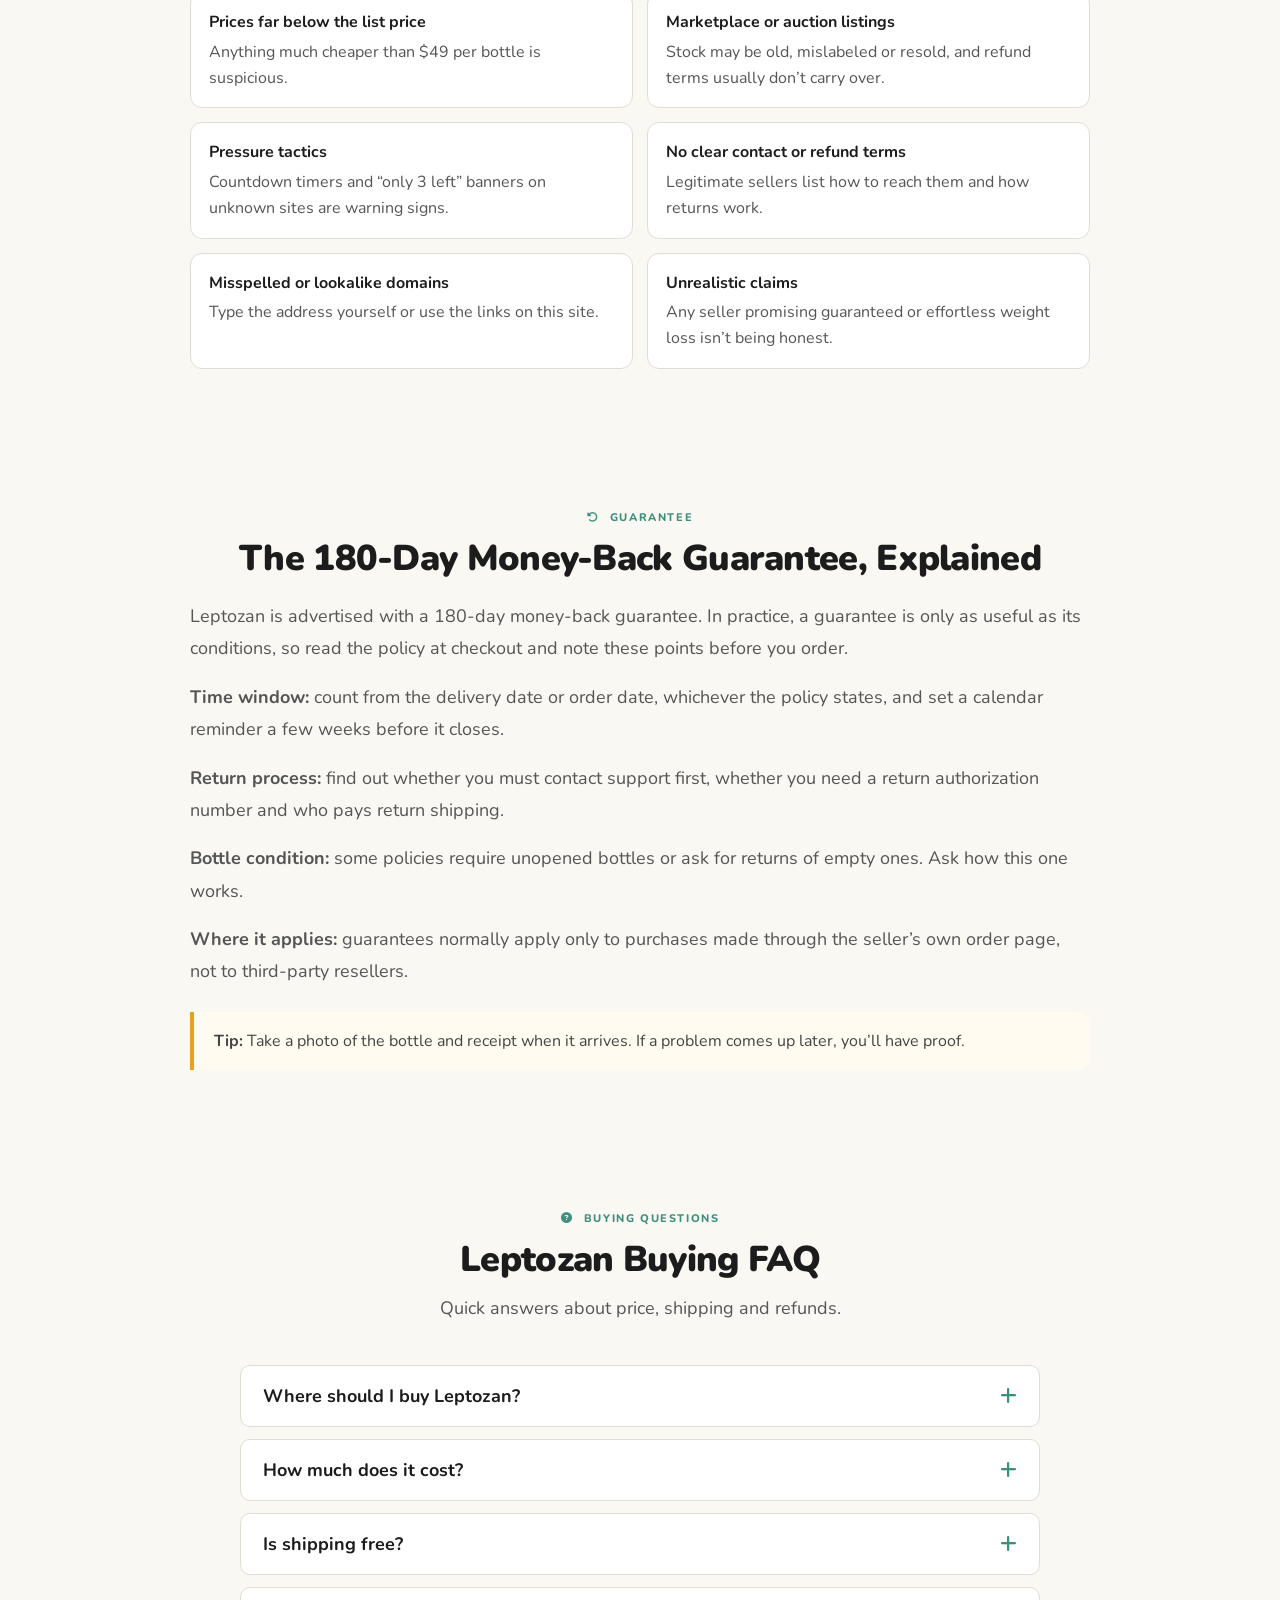
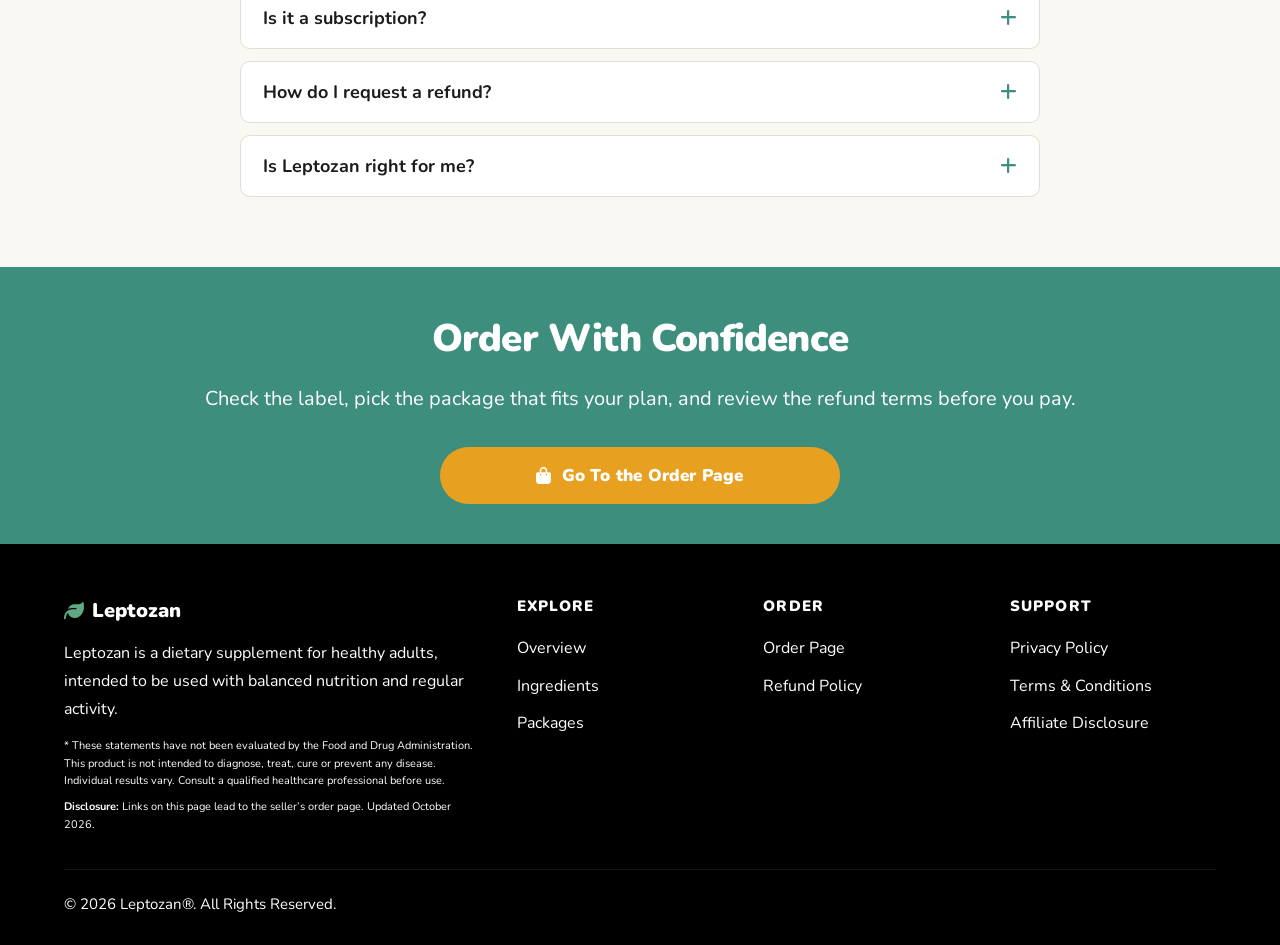
<file: official-website.html>
<!DOCTYPE html>
<html lang="en">
<head>
<meta charset="UTF-8"/>
<meta name="viewport" content="width=device-width,initial-scale=1.0"/>
<title>Leptozan® Official Website</title>
<meta name="description" content="Visit the Leptozan® official website to discover the weight management formula, explore product details, and learn more about the supplement today."/>
<meta name="robots" content="index, follow, max-image-preview:large, max-snippet:-1, max-video-preview:-1"/>
<link rel="canonical" href="https://leptozen.com/official-website"/>
<meta name="theme-color" content="#3E8E7E"/>
<meta property="og:type" content="website"/>
<meta property="og:title" content="Leptozan® Official Website"/>
<meta property="og:description" content="Visit the Leptozan® official website to discover the weight management formula, explore product details, and learn more about the supplement today."/>
<meta property="og:url" content="https://leptozen.com/official-website"/>
<meta property="og:image" content="https://leptozen.com/assets/images/leptozan-6-bottles.webp"/>
<meta name="twitter:card" content="summary_large_image"/>
<link rel="icon" href="./assets/images/leptozan-fav.ico"/>
<script type="application/ld+json">
{"@context":"https://schema.org","@graph":[
{"@type":"WebPage","name":"Where To Buy Leptozan","url":"https://leptozen.com/official-website","dateModified":"2026-10-21","inLanguage":"en-US"},
{"@type":"BreadcrumbList","itemListElement":[{"@type":"ListItem","position":1,"name":"Home","item":"https://leptozen.com/"},{"@type":"ListItem","position":2,"name":"Where To Buy","item":"https://leptozen.com/official-website"}]},
{"@type":"Product","name":"Leptozan","brand":{"@type":"Brand","name":"Leptozan"},"image":["https://leptozen.com/assets/images/leptozan-6-bottles.webp","https://leptozen.com/assets/images/leptozan-3-bottles.webp","https://leptozen.com/assets/images/leptozan-2-bottles.webp"],"description":"Leptozan is a multi-ingredient dietary supplement marketed for weight-management support.","offers":[
{"@type":"Offer","name":"2 bottles","price":"158","priceCurrency":"USD","url":"https://leptozen.com/order","availability":"https://schema.org/InStock"},
{"@type":"Offer","name":"3 bottles","price":"207","priceCurrency":"USD","url":"https://leptozen.com/order","availability":"https://schema.org/InStock"},
{"@type":"Offer","name":"6 bottles","price":"294","priceCurrency":"USD","url":"https://leptozen.com/order","availability":"https://schema.org/InStock"}]},
{"@type":"FAQPage","mainEntity":[
{"@type":"Question","name":"Where is the safest place to buy Leptozan?","acceptedAnswer":{"@type":"Answer","text":"Use the order page linked from this site. Marketplaces and unknown sellers may sell counterfeit or expired product that is not covered by the refund policy."}},
{"@type":"Question","name":"How much is Leptozan?","acceptedAnswer":{"@type":"Answer","text":"Listed prices are $158 for 2 bottles plus $9.95 shipping, $207 for 3 bottles and $294 for 6 bottles, with free shipping on the larger packages."}},
{"@type":"Question","name":"Is there a refund policy?","acceptedAnswer":{"@type":"Answer","text":"A 180-day money-back guarantee is advertised. Read the full terms at checkout."}}
]}]}
</script>
<link rel="stylesheet" href="https://cdnjs.cloudflare.com/ajax/libs/font-awesome/6.5.0/css/all.min.css"/>
<link href="https://fonts.googleapis.com/css2?family=Nunito:wght@400;500;600;700;800;900&display=swap" rel="stylesheet"/>
<link rel="stylesheet" href="./assets/css/styles.css"/>
<style>
.note-box{background:#fffbf0;border-left:4px solid var(--amber);border-radius:0 12px 12px 0;padding:16px 20px;margin-top:24px;font-size:16px;color:#444}
.prose{max-width:900px;margin:0 auto}
.prose p{font-size:18px;color:var(--muted);line-height:1.8;margin-bottom:16px}
.steps{max-width:900px;margin:30px auto 0;display:flex;flex-direction:column;gap:14px;counter-reset:s}
.steps div{background:#fff;border:1px solid var(--border);border-radius:12px;padding:18px 20px 18px 64px;position:relative;font-size:17px;color:var(--muted)}
.steps div::before{counter-increment:s;content:counter(s);position:absolute;left:18px;top:16px;width:32px;height:32px;border-radius:50%;background:var(--green);color:#fff;font-weight:900;display:flex;align-items:center;justify-content:center}
.steps strong{display:block;color:var(--text);margin-bottom:2px}
.flags{max-width:900px;margin:30px auto 0;display:grid;grid-template-columns:1fr 1fr;gap:14px}
.flags div{background:#fff;border:1px solid var(--border);border-radius:12px;padding:16px 18px;font-size:16px;color:var(--muted)}
.flags strong{display:block;color:var(--text);margin-bottom:3px}
@media(max-width:700px){.flags{grid-template-columns:1fr}}
</style>
</head>
<body>
<nav><div class="nav-inner">
  <a href="https://leptozen.com/" class="nav-logo">Leptozan</a>
  <ul class="nav-links" id="navLinks">
    <li><a href="#packages">Packages</a></li><li><a href="#order">How to Order</a></li><li><a href="#authentic">Avoid Fakes</a></li><li><a href="#refund">Refunds</a></li><li><a href="#faq">FAQ</a></li>
  </ul>
  <div class="nav-right"><a href="https://leptozen.com/order" aria-label="Order Leptozan"><i class="fa-solid fa-bag-shopping"></i></a><button class="nav-burger" id="navBurger" aria-label="Toggle menu"><i class="fa-solid fa-bars"></i></button></div>
</div></nav>

<main>
<div style="max-width:1300px;margin:0 auto;padding:0 5vw">
  <div class="hero" style="padding-left:0;padding-right:0">
    <div class="hero-img-wrap"><div class="hero-img-placeholder"><img src="./assets/images/leptozan-product.webp" alt="Leptozan bottle available through the order page" width="600" height="600"></div></div>
    <div>
      <h1>Leptozan® Official Website</h1>
      <p class="hero-desc">Welcome to the <strong>Leptozan® Official Website</strong>, your destination to discover the Leptozan weight management formula and learn more about this dietary supplement. Whether you are exploring the product for the first time or looking for details about its intended use, this website provides an introduction to Leptozan and its role in a weight management routine.</p>
      <p class="hero-desc">Leptozan is designed for adults interested in supporting their wellness goals alongside balanced nutrition and regular physical activity. Explore the product information, learn about the formula, and discover how to incorporate informed choices into your daily routine. Individual results may vary, and no supplement can guarantee weight loss.</p>
      <div class="trust-strip"><span class="trust-badge"><i class="fa-solid fa-lock"></i> Encrypted checkout</span><span class="trust-badge"><i class="fa-solid fa-truck-fast"></i> Free shipping on 3 &amp; 6 bottles</span><span class="trust-badge"><i class="fa-solid fa-rotate-left"></i> 180-day refund policy</span></div>
      <div class="bundle-section" style="margin-top:24px">
        <button class="cta-btn" onclick="window.open('https://leptozen.com/order','_blank')"><i class="fa-solid fa-cart-shopping"></i> Go To the Order Page</button>
        <p class="cta-sub"><i class="fa-solid fa-lock"></i> Prices and terms are confirmed at checkout</p>
      </div>
    </div>
  </div>
</div>

<!-- PACKAGES -->
<section class="ps-root" id="packages">
  <h2 class="ps-headline">Choose Your Leptozan Package<br><span>Price Per Bottle Drops With Size</span></h2>
  <div class="ps-arrow"><svg viewBox="0 0 36 48" fill="none" xmlns="http://www.w3.org/2000/svg" aria-hidden="true"><line x1="18" y1="0" x2="18" y2="8" stroke="#0d2340" stroke-width="3" stroke-linecap="round"/><line x1="18" y1="6" x2="18" y2="14" stroke="#0d2340" stroke-width="3" stroke-linecap="round"/><line x1="18" y1="12" x2="18" y2="20" stroke="#0d2340" stroke-width="3" stroke-linecap="round"/><polygon points="18,48 2,24 34,24" fill="#0d2340"/></svg></div>
  <div class="ps-grid">
    <div class="ps-card"><div class="ps-card-header" style="width:100%"><h3>2 BOTTLES</h3><p>60 Day Supply</p></div><div class="ps-card-inner">
      <div class="ps-img-wrap"><img src="./assets/images/leptozan-2-bottles.webp" class="pc-img" alt="Leptozan 2 bottle package" loading="lazy"></div>
      <div class="ps-price"><div class="ps-price-big"><sup>$</sup>79<sub>/Bottle</sub></div></div>
      <p class="ps-shipping">Starter option &bull; $9.95 shipping</p>
      <button class="ps-btn" onclick="window.open('https://leptozen.com/order','_blank')">Order 2 Bottles</button>
      <div class="ps-payments"><img src="./assets/images/cards_cc.webp" alt="Accepted payment cards" loading="lazy"></div>
      <p class="ps-total">$158 Total</p></div></div>
    <div class="ps-card ps-card-featured"><div class="ps-best-badge">Best Value</div><div class="ps-card-header ps-card-header-gold" style="width:100%"><h3>6 BOTTLES</h3><p>180 Day Supply</p></div><div class="ps-card-inner">
      <div class="ps-img-wrap"><img src="./assets/images/leptozan-6-bottles.webp" class="pc-img" alt="Leptozan 6 bottle package" loading="lazy"></div>
      <div class="ps-price"><div class="ps-price-big"><sup>$</sup>49<sub>/Bottle</sub></div></div>
      <div style="height:8px"></div>
      <div class="ps-perks">
        <div class="ps-perk ps-perk-red"><svg viewBox="0 0 24 24"><polyline points="20 6 9 17 4 12"/></svg>$180 less than six at the 2-bottle rate</div>
        <div class="ps-perk ps-perk-teal"><svg viewBox="0 0 24 24"><polyline points="20 6 9 17 4 12"/></svg>Free shipping</div></div>
      <button class="ps-btn" onclick="window.open('https://leptozen.com/order','_blank')">Order 6 Bottles</button>
      <div class="ps-payments"><img src="./assets/images/cards_cc.webp" alt="Accepted payment cards" loading="lazy"></div>
      <p class="ps-total">$294 Total</p></div></div>
    <div class="ps-card"><div class="ps-card-header" style="width:100%"><h3>3 BOTTLES</h3><p>90 Day Supply</p></div><div class="ps-card-inner">
      <div class="ps-img-wrap"><img src="./assets/images/leptozan-3-bottles.webp" class="pc-img" alt="Leptozan 3 bottle package" loading="lazy"></div>
      <div class="ps-price"><div class="ps-price-big"><sup>$</sup>69<sub>/Bottle</sub></div></div>
      <div style="height:8px"></div>
      <div class="ps-perks"><div class="ps-perk ps-perk-teal"><svg viewBox="0 0 24 24"><polyline points="20 6 9 17 4 12"/></svg>Free shipping</div></div>
      <button class="ps-btn" onclick="window.open('https://leptozen.com/order','_blank')">Order 3 Bottles</button>
      <div class="ps-payments"><img src="./assets/images/cards_cc.webp" alt="Accepted payment cards" loading="lazy"></div>
      <p class="ps-total">$207 Total</p></div></div>
  </div>
  <div class="ps-footer"><div class="ps-footer-icon"><svg viewBox="0 0 24 24"><circle cx="12" cy="12" r="10"/><path d="M12 8v4m0 4h.01"/></svg></div>
    <p><strong>Which size fits you?</strong> Two bottles suit a first trial. Three bottles cover a full 90-day test period. Six bottles make sense only if you&rsquo;ve already tolerated Leptozan well and plan to use it for six months.</p></div>
</section>

<!-- HOW TO ORDER -->
<section class="section how-section" id="order"><div class="section-inner">
  <p class="s-tag center"><i class="fa-solid fa-cart-shopping" style="margin-right:6px"></i> Ordering walkthrough</p>
  <h2 class="s-heading center">How To Order Leptozan Step by Step</h2>
  <div class="steps">
    <div><strong>Review the label and warnings</strong>Read the <a href="./ingredients" style="color:var(--green);font-weight:700">ingredient guide</a>. If you&rsquo;re pregnant, nursing, on medication or managing a condition, speak with a doctor first.</div>
    <div><strong>Pick a package</strong>Choose 2, 3 or 6 bottles. Compare cost per bottle and how long you&rsquo;d realistically use it.</div>
    <div><strong>Open the order page</strong>Use the buttons on this site. Confirm the address bar shows the correct domain and a padlock icon before entering details.</div>
    <div><strong>Check the total</strong>Look at the final price, shipping line and any add-ons. Uncheck extras you don&rsquo;t want.</div>
    <div><strong>Save your confirmation</strong>Keep the order email, receipt and refund terms. You&rsquo;ll need them if you make a return.</div>
    <div><strong>Track your delivery</strong>When the parcel arrives, check the seal, batch number and expiry date, and compare the Supplement Facts to what you expected.</div>
  </div>
</div></section>

<!-- AUTHENTIC -->
<section class="section doctor-section" id="authentic"><div class="section-inner">
  <p class="s-tag center"><i class="fa-solid fa-shield-halved" style="margin-right:6px"></i> Buyer protection</p>
  <h2 class="s-heading center">How To Avoid Counterfeit or Unauthorized Leptozan Sellers</h2>
  <div class="prose" style="margin-top:20px"><p style="text-align:center">Popular supplements attract copycats. A few quick checks protect your money and your health.</p></div>
  <div class="flags">
    <div><strong>Prices far below the list price</strong>Anything much cheaper than $49 per bottle is suspicious.</div>
    <div><strong>Marketplace or auction listings</strong>Stock may be old, mislabeled or resold, and refund terms usually don&rsquo;t carry over.</div>
    <div><strong>Pressure tactics</strong>Countdown timers and &ldquo;only 3 left&rdquo; banners on unknown sites are warning signs.</div>
    <div><strong>No clear contact or refund terms</strong>Legitimate sellers list how to reach them and how returns work.</div>
    <div><strong>Misspelled or lookalike domains</strong>Type the address yourself or use the links on this site.</div>
    <div><strong>Unrealistic claims</strong>Any seller promising guaranteed or effortless weight loss isn&rsquo;t being honest.</div>
  </div>
</div></section>

<!-- REFUND -->
<section class="section how-section" id="refund"><div class="section-inner">
  <p class="s-tag center"><i class="fa-solid fa-rotate-left" style="margin-right:6px"></i> Guarantee</p>
  <h2 class="s-heading center">The 180-Day Money-Back Guarantee, Explained</h2>
  <div class="prose" style="margin-top:20px">
    <p>Leptozan is advertised with a 180-day money-back guarantee. In practice, a guarantee is only as useful as its conditions, so read the policy at checkout and note these points before you order.</p>
    <p><strong>Time window:</strong> count from the delivery date or order date, whichever the policy states, and set a calendar reminder a few weeks before it closes.</p>
    <p><strong>Return process:</strong> find out whether you must contact support first, whether you need a return authorization number and who pays return shipping.</p>
    <p><strong>Bottle condition:</strong> some policies require unopened bottles or ask for returns of empty ones. Ask how this one works.</p>
    <p><strong>Where it applies:</strong> guarantees normally apply only to purchases made through the seller&rsquo;s own order page, not to third-party resellers.</p>
  </div>
  <div class="note-box" style="max-width:900px;margin:24px auto 0"><strong>Tip:</strong> Take a photo of the bottle and receipt when it arrives. If a problem comes up later, you&rsquo;ll have proof.</div>
</div></section>

<!-- FAQ -->
<section class="section faq-section" id="faq"><div class="section-inner">
  <p class="s-tag center"><i class="fa-solid fa-circle-question" style="margin-right:6px"></i> Buying questions</p>
  <h2 class="s-heading center">Leptozan Buying FAQ</h2>
  <p class="s-sub center" style="margin-bottom:40px">Quick answers about price, shipping and refunds.</p>
  <div class="faq-list">
    <div class="faq-item"><button class="faq-btn" onclick="toggleFaq(this)">Where should I buy Leptozan?<i class="fa-solid fa-plus"></i></button><div class="faq-answer">Use the order page linked on this site. Third-party marketplaces may sell counterfeit or expired product and may not honor the refund policy.</div></div>
    <div class="faq-item"><button class="faq-btn" onclick="toggleFaq(this)">How much does it cost?<i class="fa-solid fa-plus"></i></button><div class="faq-answer">$158 for 2 bottles plus $9.95 shipping, $207 for 3 bottles and $294 for 6 bottles. Confirm final pricing at checkout.</div></div>
    <div class="faq-item"><button class="faq-btn" onclick="toggleFaq(this)">Is shipping free?<i class="fa-solid fa-plus"></i></button><div class="faq-answer">Listed as free on the 3-bottle and 6-bottle packages, with $9.95 on the 2-bottle package. Delivery times and destinations are shown at checkout.</div></div>
    <div class="faq-item"><button class="faq-btn" onclick="toggleFaq(this)">Is it a subscription?<i class="fa-solid fa-plus"></i></button><div class="faq-answer">The packages listed here are one-time purchases. Check the checkout page for any add-ons or recurring options before paying.</div></div>
    <div class="faq-item"><button class="faq-btn" onclick="toggleFaq(this)">How do I request a refund?<i class="fa-solid fa-plus"></i></button><div class="faq-answer">Contact the seller using the details in your order email and follow the return steps in the policy. Keep your order number handy.</div></div>
    <div class="faq-item"><button class="faq-btn" onclick="toggleFaq(this)">Is Leptozan right for me?<i class="fa-solid fa-plus"></i></button><div class="faq-answer">That depends on your health, medicines and goals. Review the <a href="./ingredients" style="color:var(--green);font-weight:700">ingredient guide</a> and ask your doctor or pharmacist if unsure.</div></div>
  </div>
</div></section>

<section class="bottom-cta"><div class="bottom-cta">
  <h2>Order With Confidence</h2>
  <p>Check the label, pick the package that fits your plan, and review the refund terms before you pay.</p>
  <button class="cta-btn" style="max-width:400px;margin:0 auto" onclick="window.open('https://leptozen.com/order','_blank')"><i class="fa-solid fa-bag-shopping"></i> Go To the Order Page</button>
</div></section>
</main>

<footer>
  <div class="foot-inner">
    <div><div class="foot-logo"><i class="fa-solid fa-leaf"></i> Leptozan</div>
      <p class="foot-desc">Leptozan is a dietary supplement for healthy adults, intended to be used with balanced nutrition and regular activity.</p>
      <p class="foot-disc">* These statements have not been evaluated by the Food and Drug Administration. This product is not intended to diagnose, treat, cure or prevent any disease. Individual results vary. Consult a qualified healthcare professional before use.</p>
      <p class="foot-disc" style="margin-top:8px"><strong>Disclosure:</strong> Links on this page lead to the seller&rsquo;s order page. Updated October 2026.</p></div>
    <div class="foot-col"><h5>Explore</h5><ul><li><a href="./en">Overview</a></li><li><a href="./ingredients">Ingredients</a></li><li><a href="#packages">Packages</a></li></ul></div>
    <div class="foot-col"><h5>Order</h5><ul><li><a href="https://leptozen.com/order" rel="nofollow noopener" target="_blank">Order Page</a></li><li><a href="#refund">Refund Policy</a></li></ul></div>
    <div class="foot-col"><h5>Support</h5><ul><li><a href="./privacy-policy">Privacy Policy</a></li><li><a href="./terms-conditions">Terms &amp; Conditions</a></li><li><a href="./affiliate-disclosure">Affiliate Disclosure</a></li></ul></div>
  </div>
  <div class="foot-bottom"><p>&copy; 2026 Leptozan&reg;. All Rights Reserved.</p></div>
</footer>
<script src="./assets/js/script.js"></script>
</body>
</html>
</file>
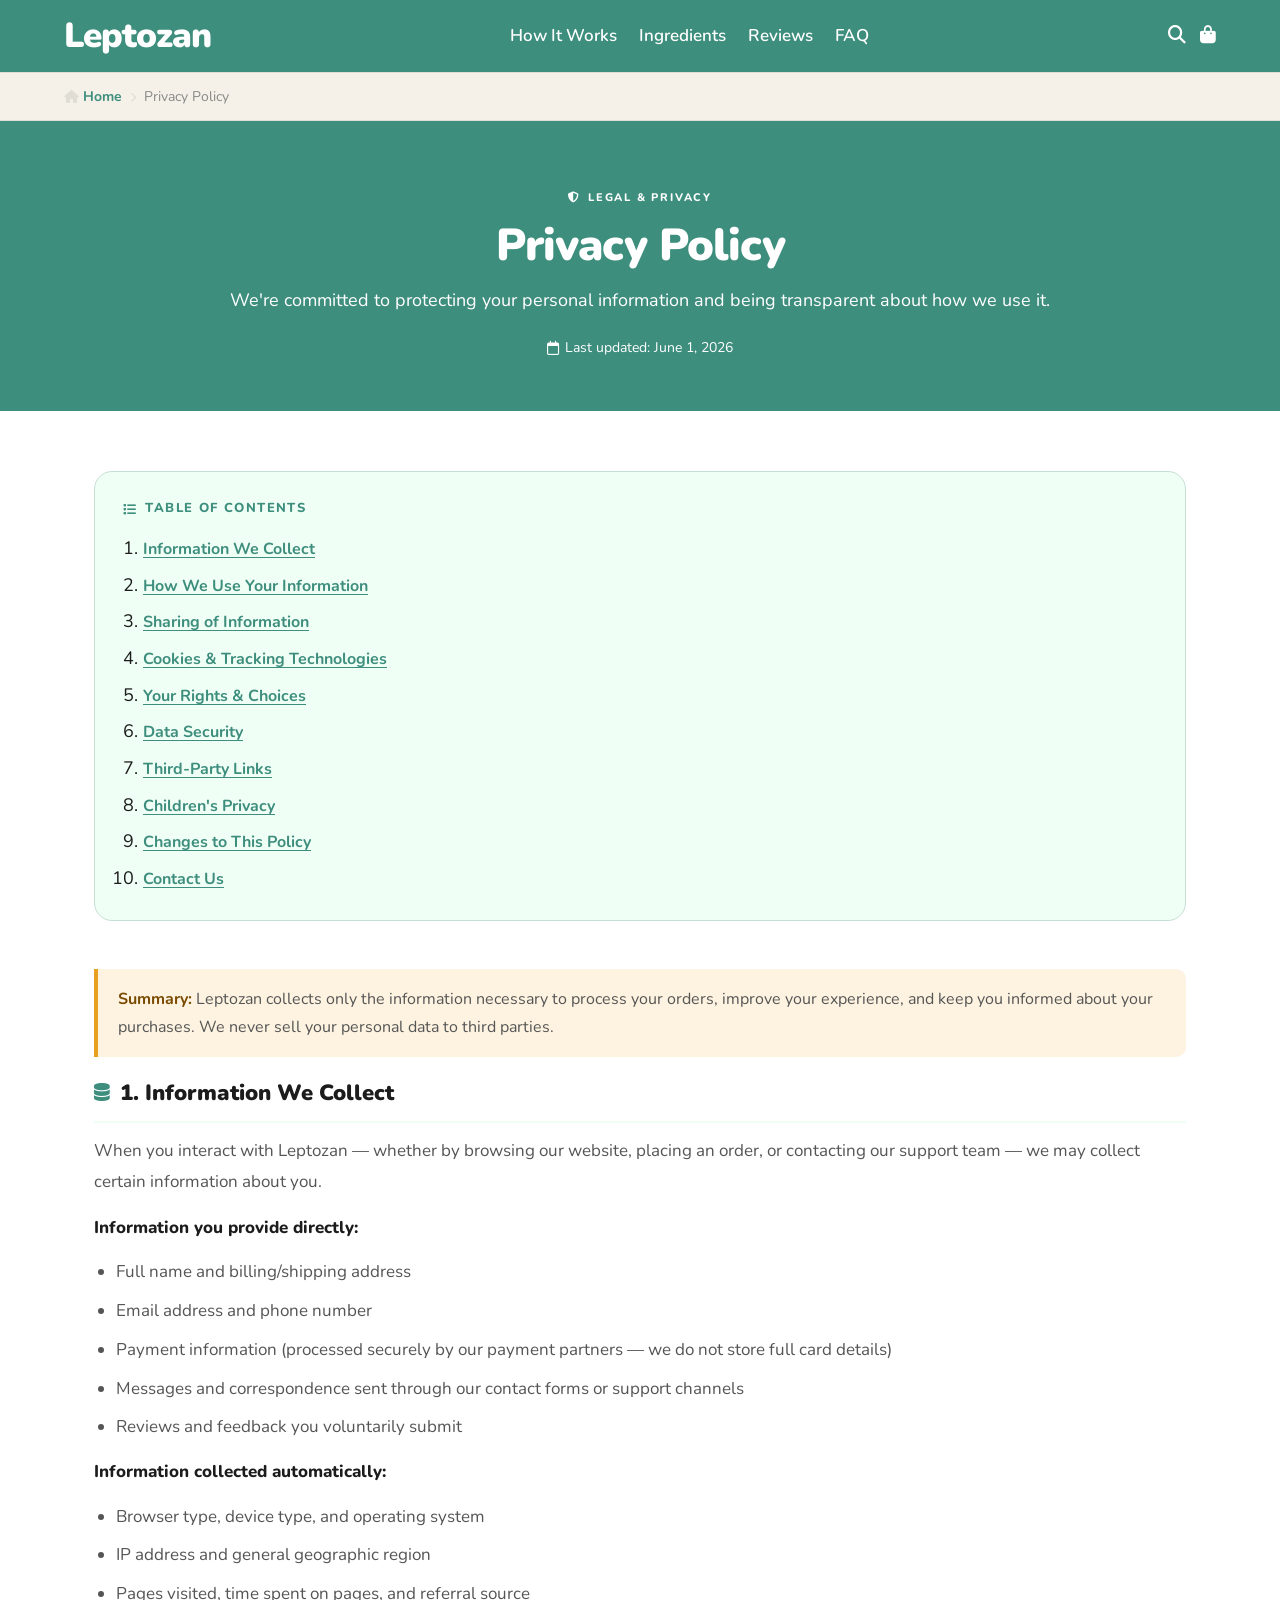
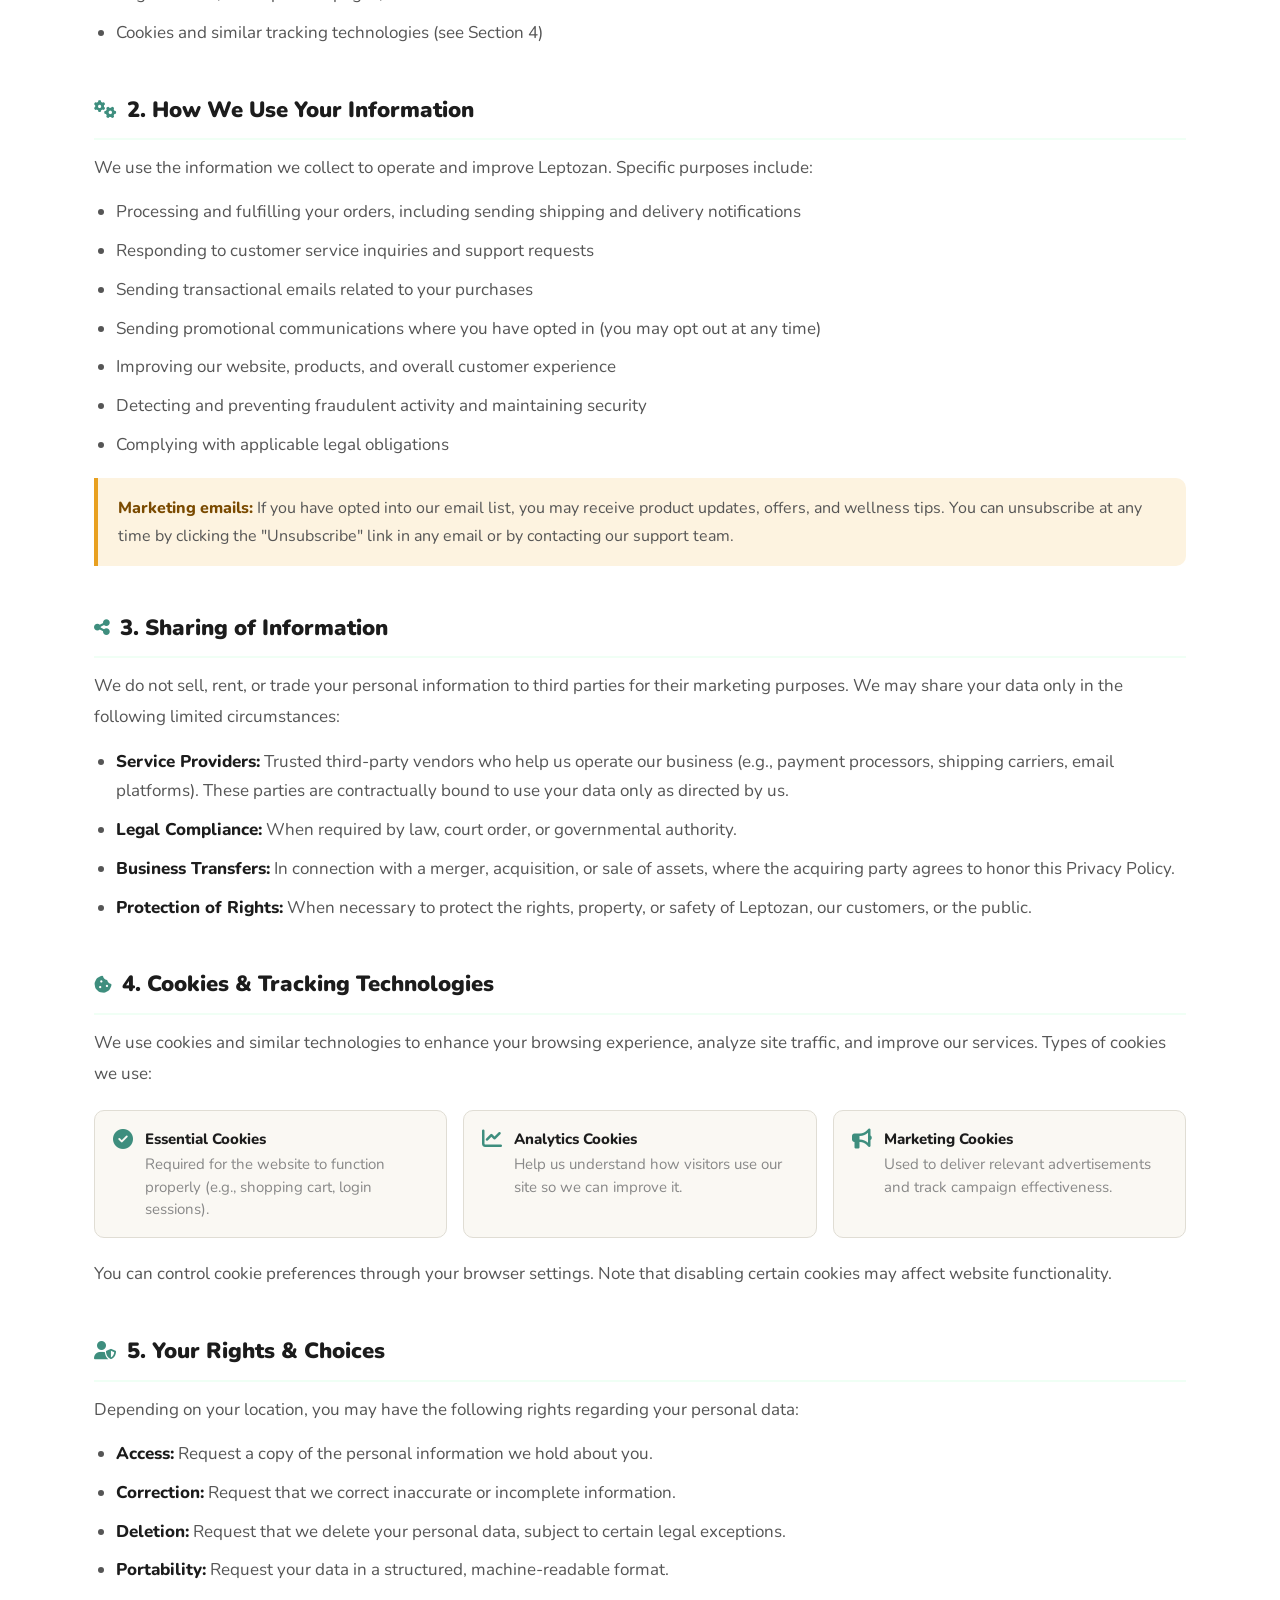
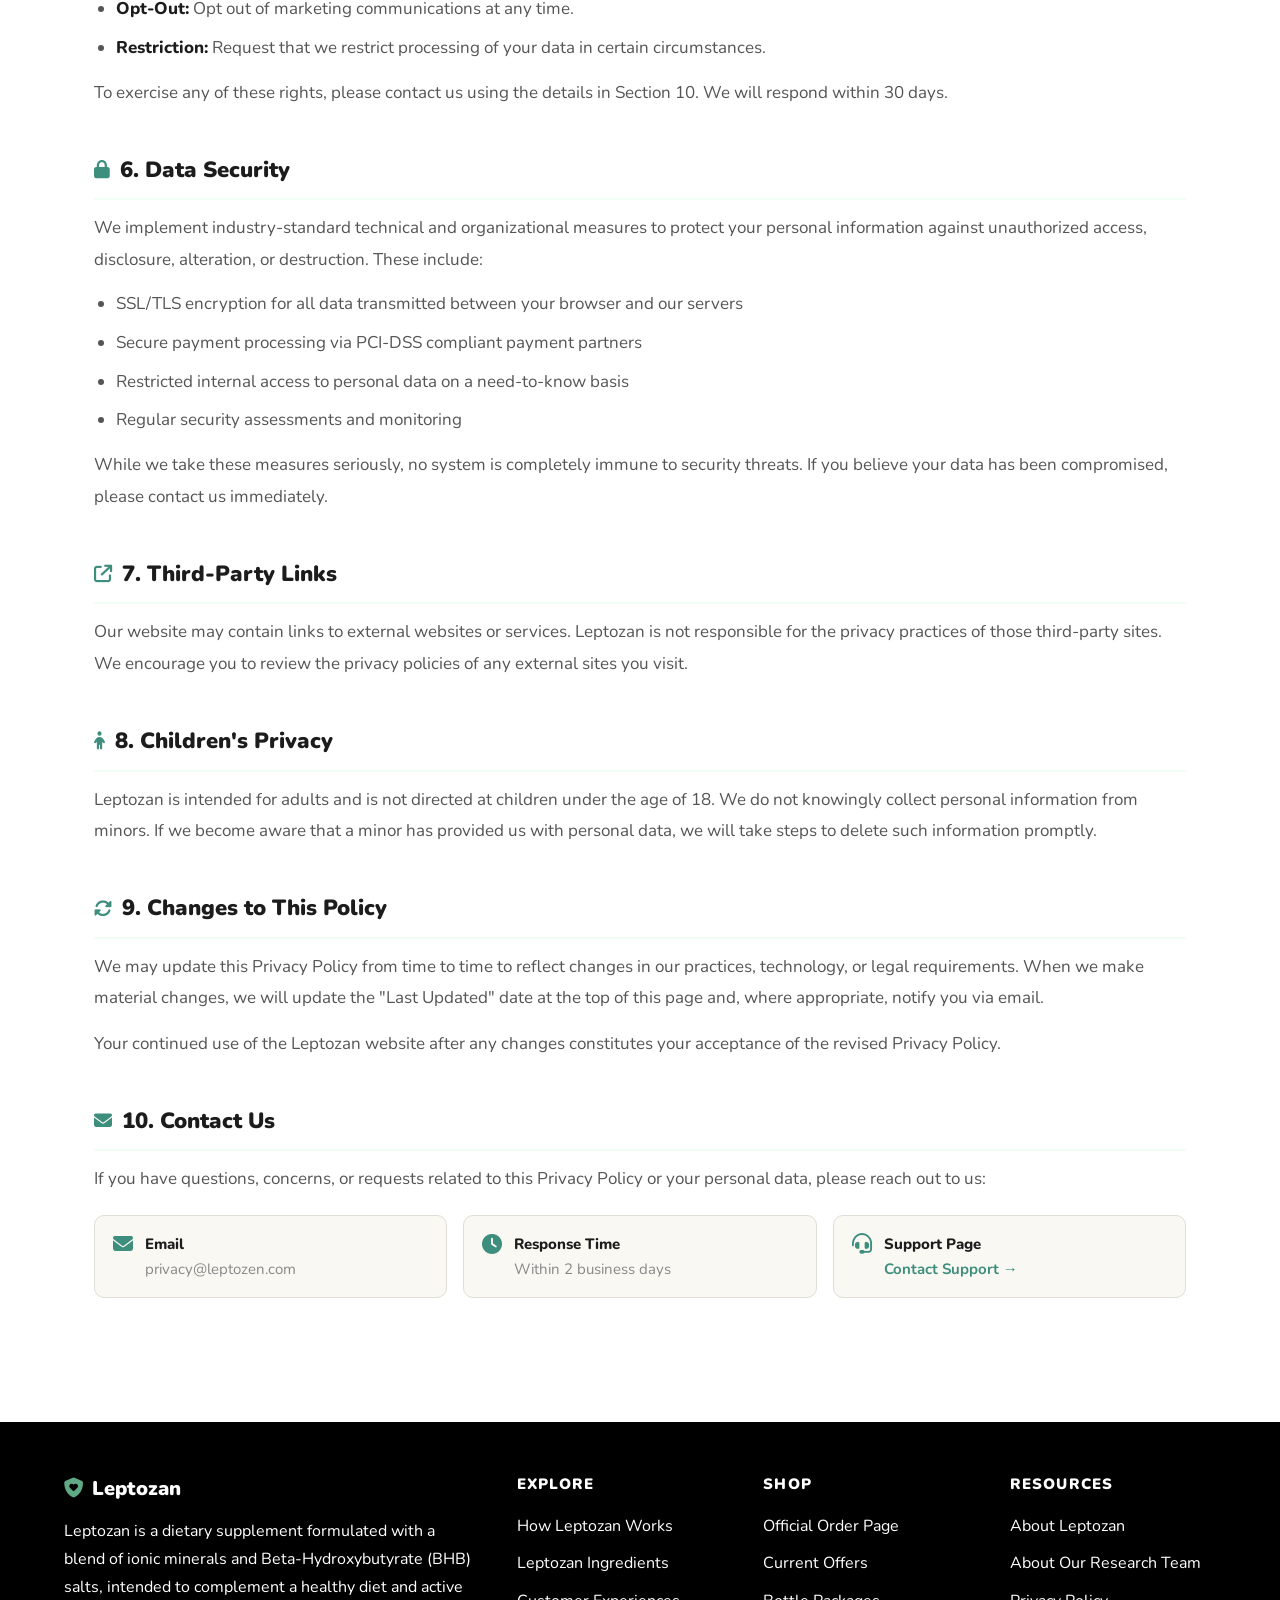
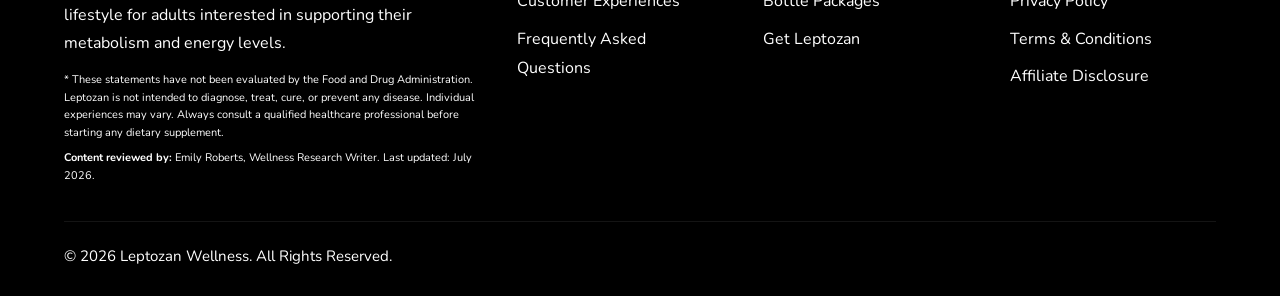
<file: privacy-policy.html>
<!DOCTYPE html>
<html lang="en">
<head>
<meta charset="UTF-8"/>
<meta name="viewport" content="width=device-width,initial-scale=1.0"/>
<title>Privacy Policy — Leptozan</title>
<link rel="icon" type="image/png" href="./assets/images/leptozan-fav.ico">
<meta name="description" content="Leptozan Privacy Policy — how we collect, use, and protect your personal information.">
<link rel="stylesheet" href="https://cdnjs.cloudflare.com/ajax/libs/font-awesome/6.5.0/css/all.min.css"/>
<link href="https://fonts.googleapis.com/css2?family=Nunito:wght@400;500;600;700;800;900&display=swap" rel="stylesheet"/>
<link rel="stylesheet" href="./assets/css/styles.css"/>
<link rel="stylesheet" href="./assets/css/pages.css"/>
</head>
<body>
<!-- NAV -->
<nav>
  <div class="nav-inner">
    <a href="https://leptozen.com/" class="nav-logo">Leptozan</a>
    <ul class="nav-links" id="navLinks">
      <li><a href="https://leptozen.com/#how-it-works">How It Works</a></li>
      <li><a href="https://leptozen.com/#ingredients">Ingredients</a></li>
      <li><a href="https://leptozen.com/#reviews">Reviews</a></li>
      <li><a href="https://leptozen.com/#faq">FAQ</a></li>
    </ul>
    <div class="nav-right">
      <a href="https://leptozen.com/" aria-label="Search"><i class="fa-solid fa-magnifying-glass"></i></a>
      <a href="https://leptozen.com/" aria-label="Cart"><i class="fa-solid fa-bag-shopping"></i></a>
      <button class="nav-burger" id="navBurger" aria-label="Toggle menu"><i class="fa-solid fa-bars"></i></button>
    </div>
  </div>
</nav>

<!-- BREADCRUMB -->
<div class="page-breadcrumb">
  <div class="page-breadcrumb-inner">
    <a href="https://leptozen.com/"><i class="fa-solid fa-house" style="font-size:13px"></i> Home</a>
    <i class="fa-solid fa-chevron-right"></i>
    <span>Privacy Policy</span>
  </div>
</div>

<!-- PAGE HERO -->
<div class="page-hero">
  <p class="page-eyebrow" style="color: #fff;"><i class="fa-solid fa-shield-halved"></i> Legal & Privacy</p>
  <h1>Privacy Policy</h1>
  <p class="page-hero-sub" style="color: #fff;">We're committed to protecting your personal information and being transparent about how we use it.</p>
  <p class="page-updated" style="color: #fff;"><i class="fa-regular fa-calendar"></i> Last updated: June 1, 2026</p>
</div>

<!-- CONTENT -->
<div class="legal-wrap">

  <div class="toc-box">
    <h3><i class="fa-solid fa-list"></i> Table of Contents</h3>
    <ol>
      <li><a href="#info-collect">Information We Collect</a></li>
      <li><a href="#how-we-use">How We Use Your Information</a></li>
      <li><a href="#sharing">Sharing of Information</a></li>
      <li><a href="#cookies">Cookies & Tracking Technologies</a></li>
      <li><a href="#your-rights">Your Rights & Choices</a></li>
      <li><a href="#data-security">Data Security</a></li>
      <li><a href="#third-party">Third-Party Links</a></li>
      <li><a href="#children">Children's Privacy</a></li>
      <li><a href="#changes">Changes to This Policy</a></li>
      <li><a href="#contact-us">Contact Us</a></li>
    </ol>
  </div>

  <div class="legal-highlight">
    <strong>Summary:</strong> Leptozan collects only the information necessary to process your orders, improve your experience, and keep you informed about your purchases. We never sell your personal data to third parties.
  </div>

  <!-- 1 -->
  <div class="legal-section" id="info-collect">
    <h2><i class="fa-solid fa-database"></i> 1. Information We Collect</h2>
    <p>When you interact with Leptozan — whether by browsing our website, placing an order, or contacting our support team — we may collect certain information about you.</p>
    <p><strong>Information you provide directly:</strong></p>
    <ul>
      <li>Full name and billing/shipping address</li>
      <li>Email address and phone number</li>
      <li>Payment information (processed securely by our payment partners — we do not store full card details)</li>
      <li>Messages and correspondence sent through our contact forms or support channels</li>
      <li>Reviews and feedback you voluntarily submit</li>
    </ul>
    <p><strong>Information collected automatically:</strong></p>
    <ul>
      <li>Browser type, device type, and operating system</li>
      <li>IP address and general geographic region</li>
      <li>Pages visited, time spent on pages, and referral source</li>
      <li>Cookies and similar tracking technologies (see Section 4)</li>
    </ul>
  </div>

  <!-- 2 -->
  <div class="legal-section" id="how-we-use">
    <h2><i class="fa-solid fa-gears"></i> 2. How We Use Your Information</h2>
    <p>We use the information we collect to operate and improve Leptozan. Specific purposes include:</p>
    <ul>
      <li>Processing and fulfilling your orders, including sending shipping and delivery notifications</li>
      <li>Responding to customer service inquiries and support requests</li>
      <li>Sending transactional emails related to your purchases</li>
      <li>Sending promotional communications where you have opted in (you may opt out at any time)</li>
      <li>Improving our website, products, and overall customer experience</li>
      <li>Detecting and preventing fraudulent activity and maintaining security</li>
      <li>Complying with applicable legal obligations</li>
    </ul>
    <div class="legal-highlight">
      <strong>Marketing emails:</strong> If you have opted into our email list, you may receive product updates, offers, and wellness tips. You can unsubscribe at any time by clicking the "Unsubscribe" link in any email or by contacting our support team.
    </div>
  </div>

  <!-- 3 -->
  <div class="legal-section" id="sharing">
    <h2><i class="fa-solid fa-share-nodes"></i> 3. Sharing of Information</h2>
    <p>We do not sell, rent, or trade your personal information to third parties for their marketing purposes. We may share your data only in the following limited circumstances:</p>
    <ul>
      <li><strong>Service Providers:</strong> Trusted third-party vendors who help us operate our business (e.g., payment processors, shipping carriers, email platforms). These parties are contractually bound to use your data only as directed by us.</li>
      <li><strong>Legal Compliance:</strong> When required by law, court order, or governmental authority.</li>
      <li><strong>Business Transfers:</strong> In connection with a merger, acquisition, or sale of assets, where the acquiring party agrees to honor this Privacy Policy.</li>
      <li><strong>Protection of Rights:</strong> When necessary to protect the rights, property, or safety of Leptozan, our customers, or the public.</li>
    </ul>
  </div>

  <!-- 4 -->
  <div class="legal-section" id="cookies">
    <h2><i class="fa-solid fa-cookie-bite"></i> 4. Cookies & Tracking Technologies</h2>
    <p>We use cookies and similar technologies to enhance your browsing experience, analyze site traffic, and improve our services. Types of cookies we use:</p>
    <div class="legal-info-row">
      <div class="legal-info-card">
        <i class="fa-solid fa-circle-check"></i>
        <div class="legal-info-card-text">
          <h4>Essential Cookies</h4>
          <p>Required for the website to function properly (e.g., shopping cart, login sessions).</p>
        </div>
      </div>
      <div class="legal-info-card">
        <i class="fa-solid fa-chart-line"></i>
        <div class="legal-info-card-text">
          <h4>Analytics Cookies</h4>
          <p>Help us understand how visitors use our site so we can improve it.</p>
        </div>
      </div>
      <div class="legal-info-card">
        <i class="fa-solid fa-bullhorn"></i>
        <div class="legal-info-card-text">
          <h4>Marketing Cookies</h4>
          <p>Used to deliver relevant advertisements and track campaign effectiveness.</p>
        </div>
      </div>
    </div>
    <p>You can control cookie preferences through your browser settings. Note that disabling certain cookies may affect website functionality.</p>
  </div>

  <!-- 5 -->
  <div class="legal-section" id="your-rights">
    <h2><i class="fa-solid fa-user-shield"></i> 5. Your Rights & Choices</h2>
    <p>Depending on your location, you may have the following rights regarding your personal data:</p>
    <ul>
      <li><strong>Access:</strong> Request a copy of the personal information we hold about you.</li>
      <li><strong>Correction:</strong> Request that we correct inaccurate or incomplete information.</li>
      <li><strong>Deletion:</strong> Request that we delete your personal data, subject to certain legal exceptions.</li>
      <li><strong>Portability:</strong> Request your data in a structured, machine-readable format.</li>
      <li><strong>Opt-Out:</strong> Opt out of marketing communications at any time.</li>
      <li><strong>Restriction:</strong> Request that we restrict processing of your data in certain circumstances.</li>
    </ul>
    <p>To exercise any of these rights, please contact us using the details in Section 10. We will respond within 30 days.</p>
  </div>

  <!-- 6 -->
  <div class="legal-section" id="data-security">
    <h2><i class="fa-solid fa-lock"></i> 6. Data Security</h2>
    <p>We implement industry-standard technical and organizational measures to protect your personal information against unauthorized access, disclosure, alteration, or destruction. These include:</p>
    <ul>
      <li>SSL/TLS encryption for all data transmitted between your browser and our servers</li>
      <li>Secure payment processing via PCI-DSS compliant payment partners</li>
      <li>Restricted internal access to personal data on a need-to-know basis</li>
      <li>Regular security assessments and monitoring</li>
    </ul>
    <p>While we take these measures seriously, no system is completely immune to security threats. If you believe your data has been compromised, please contact us immediately.</p>
  </div>

  <!-- 7 -->
  <div class="legal-section" id="third-party">
    <h2><i class="fa-solid fa-arrow-up-right-from-square"></i> 7. Third-Party Links</h2>
    <p>Our website may contain links to external websites or services. Leptozan is not responsible for the privacy practices of those third-party sites. We encourage you to review the privacy policies of any external sites you visit.</p>
  </div>

  <!-- 8 -->
  <div class="legal-section" id="children">
    <h2><i class="fa-solid fa-child"></i> 8. Children's Privacy</h2>
    <p>Leptozan is intended for adults and is not directed at children under the age of 18. We do not knowingly collect personal information from minors. If we become aware that a minor has provided us with personal data, we will take steps to delete such information promptly.</p>
  </div>

  <!-- 9 -->
  <div class="legal-section" id="changes">
    <h2><i class="fa-solid fa-rotate"></i> 9. Changes to This Policy</h2>
    <p>We may update this Privacy Policy from time to time to reflect changes in our practices, technology, or legal requirements. When we make material changes, we will update the "Last Updated" date at the top of this page and, where appropriate, notify you via email.</p>
    <p>Your continued use of the Leptozan website after any changes constitutes your acceptance of the revised Privacy Policy.</p>
  </div>

  <!-- 10 -->
  <div class="legal-section" id="contact-us">
    <h2><i class="fa-solid fa-envelope"></i> 10. Contact Us</h2>
    <p>If you have questions, concerns, or requests related to this Privacy Policy or your personal data, please reach out to us:</p>
    <div class="legal-info-row">
      <div class="legal-info-card">
        <i class="fa-solid fa-envelope"></i>
        <div class="legal-info-card-text">
          <h4>Email</h4>
          <p>privacy@leptozen.com</p>
        </div>
      </div>
      <div class="legal-info-card">
        <i class="fa-solid fa-clock"></i>
        <div class="legal-info-card-text">
          <h4>Response Time</h4>
          <p>Within 2 business days</p>
        </div>
      </div>
      <div class="legal-info-card">
        <i class="fa-solid fa-headset"></i>
        <div class="legal-info-card-text">
          <h4>Support Page</h4>
          <p><a href="https://leptozen.com/order.html" style="color:var(--green);font-weight:700">Contact Support →</a></p>
        </div>
      </div>
    </div>
  </div>

</div>

<!-- FOOTER -->
<footer>
  <div class="foot-inner">

    <div>
      <div class="foot-logo">
        <i class="fa-solid fa-shield-heart"></i> Leptozan
      </div>

      <p class="foot-desc">
        Leptozan is a dietary supplement formulated with a blend of ionic minerals and Beta-Hydroxybutyrate (BHB) salts, intended to complement a healthy diet and active lifestyle for adults interested in supporting their metabolism and energy levels.
      </p>

      <p class="foot-disc">
        * These statements have not been evaluated by the Food and Drug Administration. Leptozan is not intended to diagnose, treat, cure, or prevent any disease. Individual experiences may vary. Always consult a qualified healthcare professional before starting any dietary supplement.
      </p>

      <p class="foot-disc" style="margin-top:8px">
        <strong>Content reviewed by:</strong> Emily Roberts, Wellness Research Writer. Last updated: July 2026.
      </p>
    </div>


    <div class="foot-col">
      <h5>Explore</h5>
      <ul>
        <li><a href="https://leptozen.com/#how-it-works">How Leptozan Works</a></li>
        <li><a href="https://leptozen.com/#ingredients">Leptozan Ingredients</a></li>
        <li><a href="https://leptozen.com/#reviews">Customer Experiences</a></li>
        <li><a href="https://leptozen.com/#faq">Frequently Asked Questions</a></li>
      </ul>
    </div>


    <div class="foot-col">
      <h5>Shop</h5>
      <ul>
        <li><a href="https://leptozen.com/order" target="_blank" rel="nofollow">Official Order Page</a></li>
        <li><a href="https://leptozen.com/order" target="_blank" rel="nofollow">Current Offers</a></li>
        <li><a href="https://leptozen.com/order" target="_blank" rel="nofollow">Bottle Packages</a></li>
        <li><a href="https://leptozen.com/order" target="_blank" rel="nofollow">Get Leptozan</a></li>
      </ul>
    </div>


    <div class="foot-col">
      <h5>Resources</h5>
      <ul>
        <li><a href="https://leptozen.com/about">About Leptozan</a></li>
        <li><a href="https://leptozen.com/about-author">About Our Research Team</a></li>
        <li><a href="https://leptozen.com/privacy-policy">Privacy Policy</a></li>
        <li><a href="https://leptozen.com/terms">Terms &amp; Conditions</a></li>
        <li><a href="https://leptozen.com/affiliate-disclosure">Affiliate Disclosure</a></li>
      </ul>
    </div>


  </div>


  <div class="foot-bottom">

    <p>&copy; 2026 Leptozan Wellness. All Rights Reserved.</p>

  </div>
</footer>

<script>
const burger = document.getElementById('navBurger');
const navLinks = document.getElementById('navLinks');
burger.addEventListener('click', () => {
  navLinks.classList.toggle('open');
  burger.querySelector('i').className = navLinks.classList.contains('open') ? 'fa-solid fa-xmark' : 'fa-solid fa-bars';
});
</script>
</body>
</html>
</file>
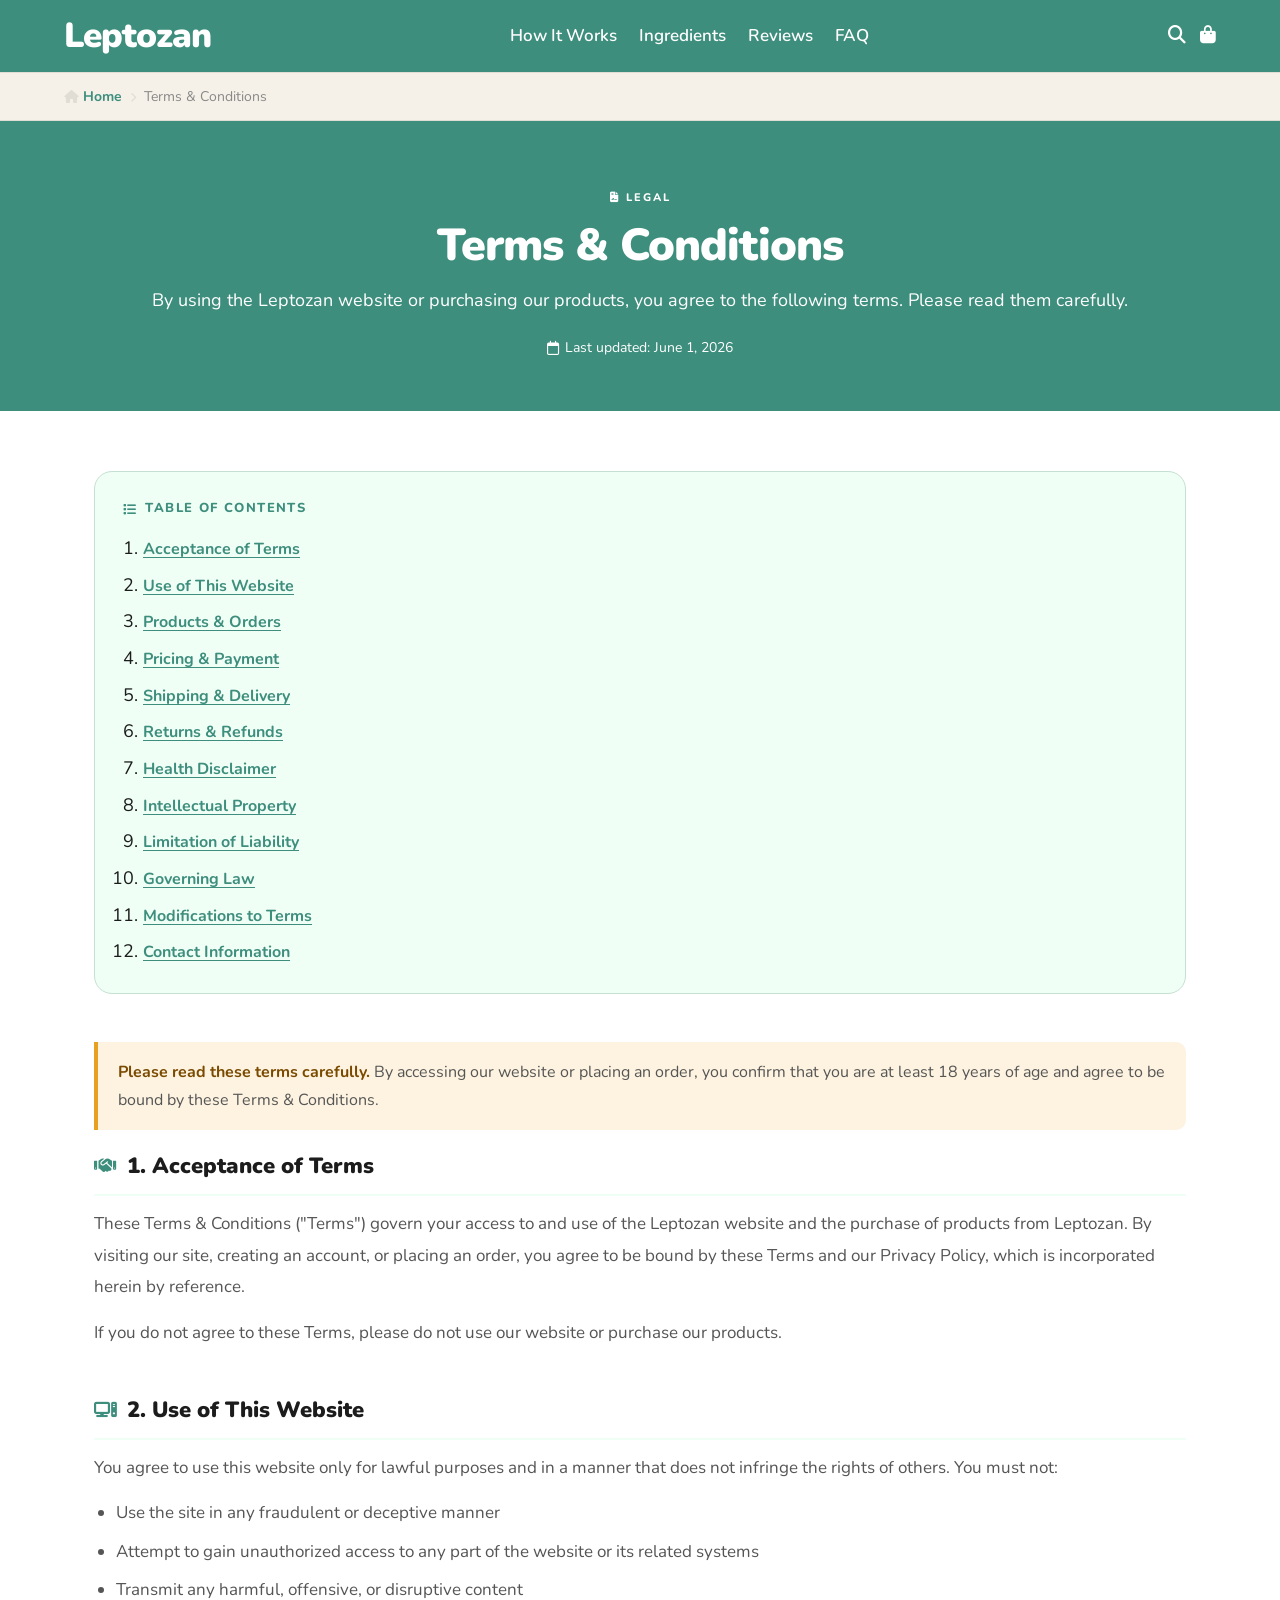
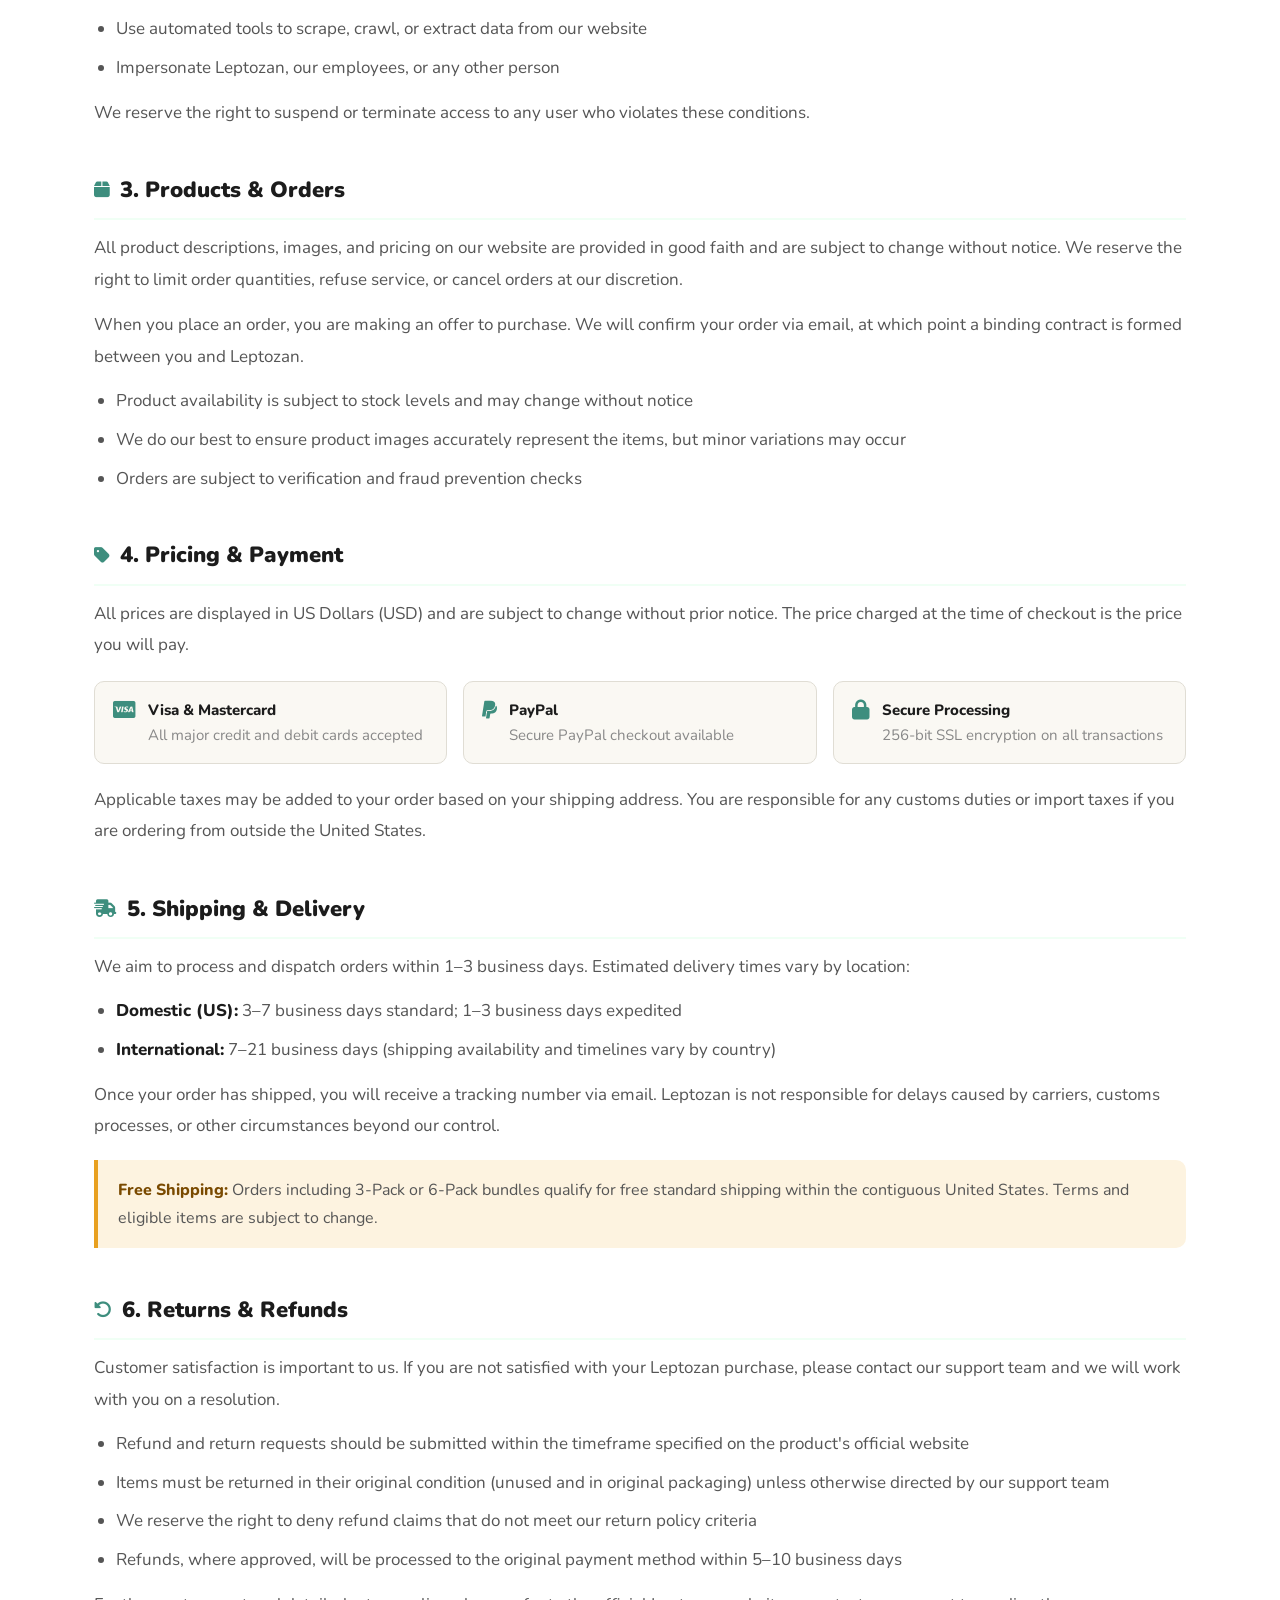
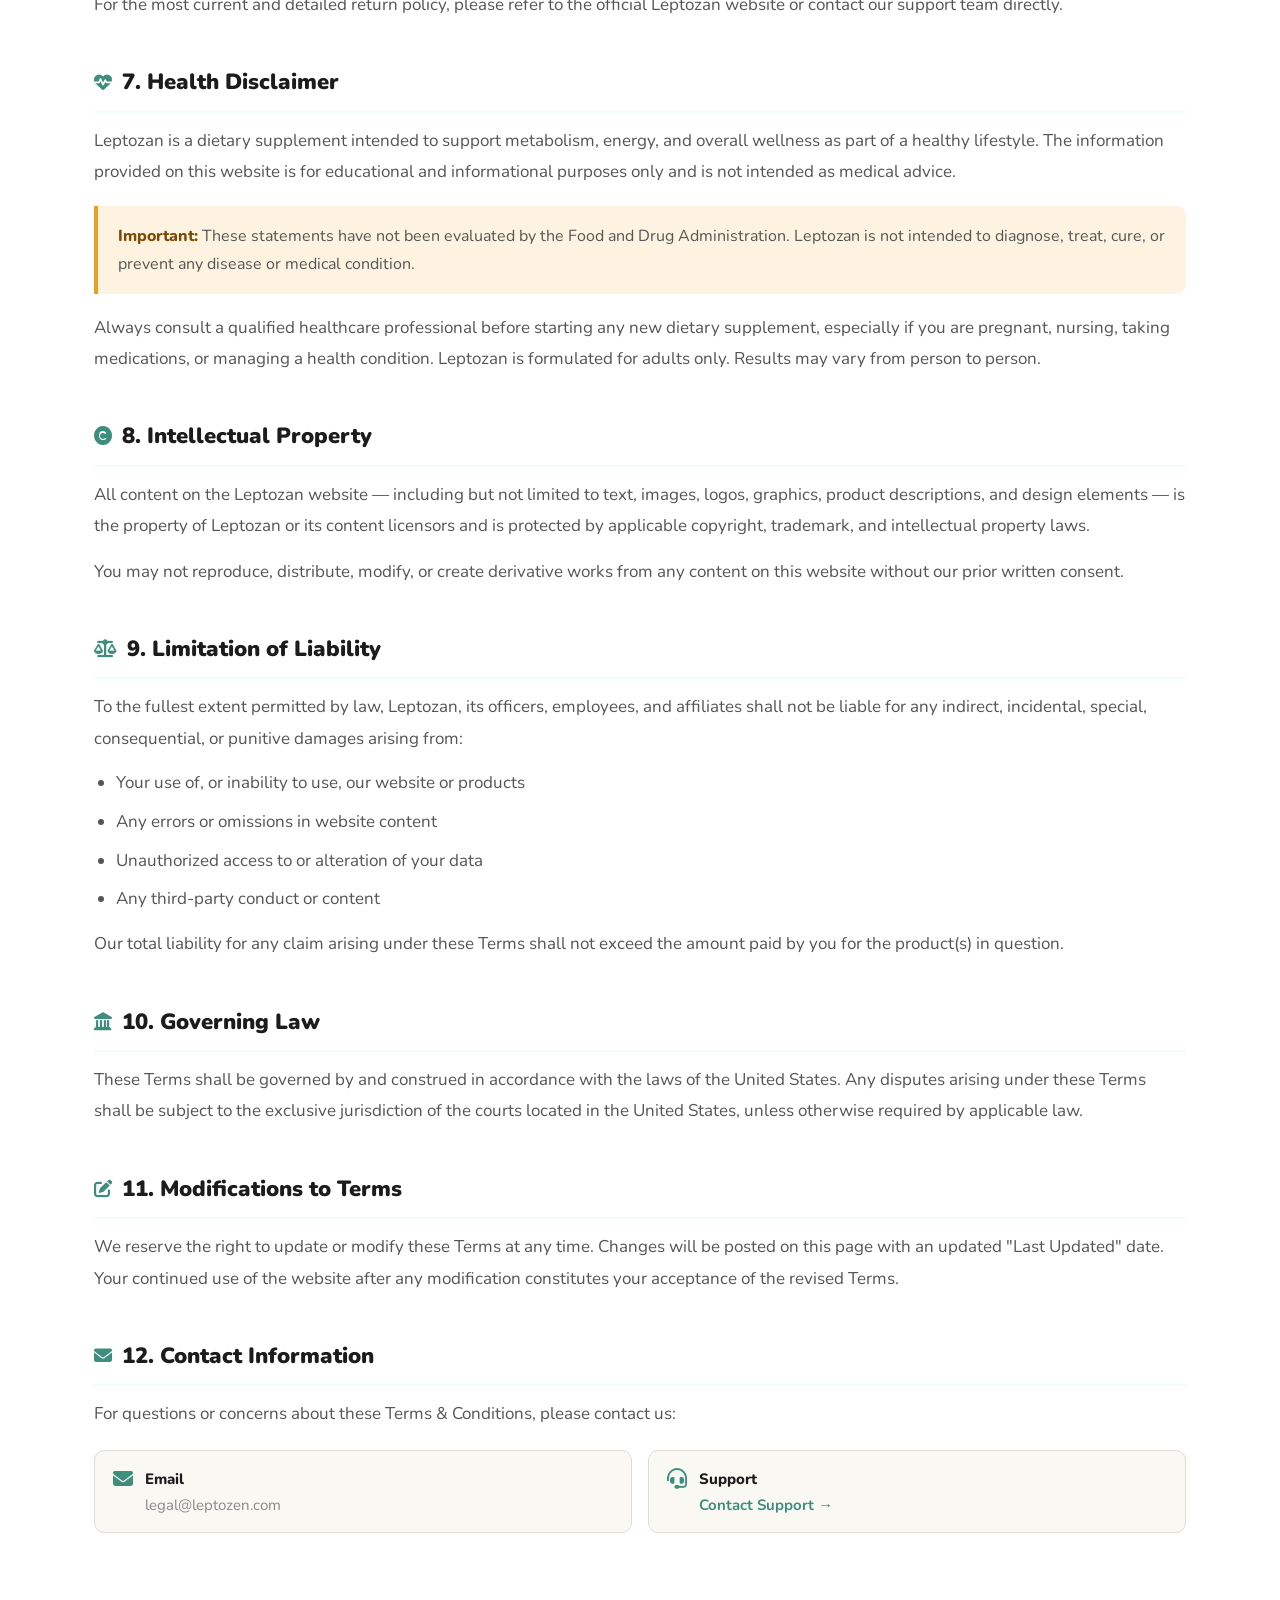
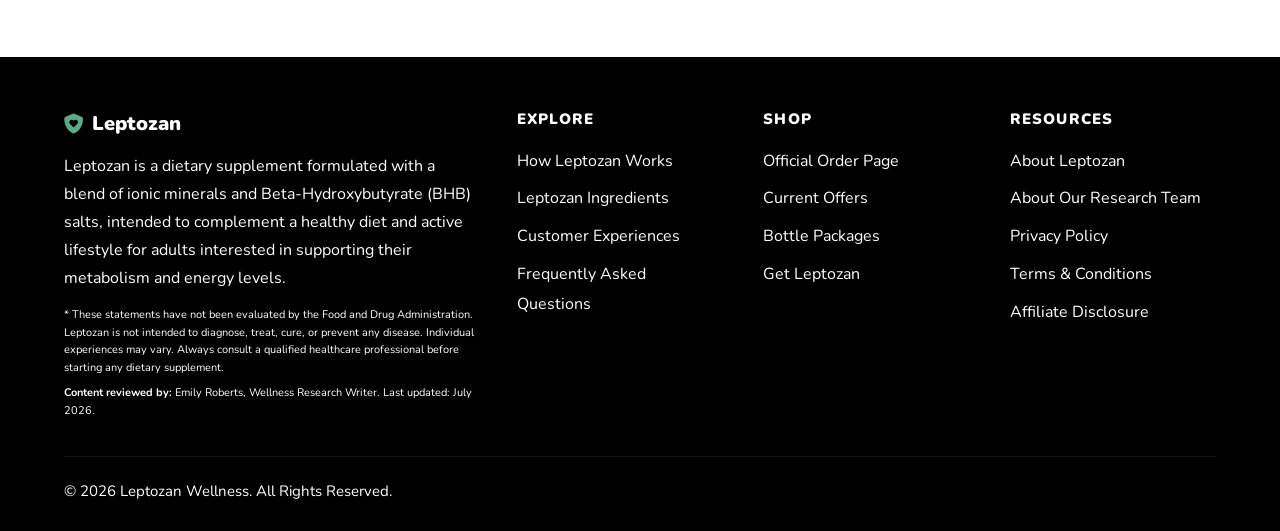
<file: terms.html>
<!DOCTYPE html>
<html lang="en">
<head>
<meta charset="UTF-8"/>
<meta name="viewport" content="width=device-width,initial-scale=1.0"/>
<title>Terms & Conditions — Leptozan</title>
<link rel="icon" type="image/png" href="./assets/images/leptozan-fav.ico">
<meta name="description" content="Leptozan Terms and Conditions — please read these terms carefully before using our website or purchasing our products.">
<link rel="stylesheet" href="https://cdnjs.cloudflare.com/ajax/libs/font-awesome/6.5.0/css/all.min.css"/>
<link href="https://fonts.googleapis.com/css2?family=Nunito:wght@400;500;600;700;800;900&display=swap" rel="stylesheet"/>
<link rel="stylesheet" href="./assets/css/styles.css"/>
<link rel="stylesheet" href="./assets/css/pages.css"/>
</head>
<body>

<!-- NAV -->
<nav>
  <div class="nav-inner">
    <a href="https://leptozen.com/" class="nav-logo">Leptozan</a>
    <ul class="nav-links" id="navLinks">
      <li><a href="https://leptozen.com/#how-it-works">How It Works</a></li>
      <li><a href="https://leptozen.com/#ingredients">Ingredients</a></li>
      <li><a href="https://leptozen.com/#reviews">Reviews</a></li>
      <li><a href="https://leptozen.com/#faq">FAQ</a></li>
    </ul>
    <div class="nav-right">
      <a href="https://leptozen.com/" aria-label="Search"><i class="fa-solid fa-magnifying-glass"></i></a>
      <a href="https://leptozen.com/" aria-label="Cart"><i class="fa-solid fa-bag-shopping"></i></a>
      <button class="nav-burger" id="navBurger" aria-label="Toggle menu"><i class="fa-solid fa-bars"></i></button>
    </div>
  </div>
</nav>

<!-- BREADCRUMB -->
<div class="page-breadcrumb">
  <div class="page-breadcrumb-inner">
    <a href="https://leptozen.com"><i class="fa-solid fa-house" style="font-size:13px"></i> Home</a>
    <i class="fa-solid fa-chevron-right"></i>
    <span>Terms & Conditions</span>
  </div>
</div>

<!-- PAGE HERO -->
<div class="page-hero">
  <p class="page-eyebrow" style="color: #fff;"><i class="fa-solid fa-file-contract"></i> Legal</p>
  <h1>Terms & Conditions</h1>
  <p class="page-hero-sub" style="color: #fff;">By using the Leptozan website or purchasing our products, you agree to the following terms. Please read them carefully.</p>
  <p class="page-updated" style="color: #fff;"><i class="fa-regular fa-calendar"></i> Last updated: June 1, 2026</p>
</div>

<!-- CONTENT -->
<div class="legal-wrap">

  <div class="toc-box">
    <h3><i class="fa-solid fa-list"></i> Table of Contents</h3>
    <ol>
      <li><a href="#acceptance">Acceptance of Terms</a></li>
      <li><a href="#use-of-site">Use of This Website</a></li>
      <li><a href="#products">Products & Orders</a></li>
      <li><a href="#pricing">Pricing & Payment</a></li>
      <li><a href="#shipping">Shipping & Delivery</a></li>
      <li><a href="#returns">Returns & Refunds</a></li>
      <li><a href="#health-disclaimer">Health Disclaimer</a></li>
      <li><a href="#intellectual-property">Intellectual Property</a></li>
      <li><a href="#limitation">Limitation of Liability</a></li>
      <li><a href="#governing-law">Governing Law</a></li>
      <li><a href="#modifications">Modifications to Terms</a></li>
      <li><a href="#contact">Contact Information</a></li>
    </ol>
  </div>

  <div class="legal-highlight">
    <strong>Please read these terms carefully.</strong> By accessing our website or placing an order, you confirm that you are at least 18 years of age and agree to be bound by these Terms & Conditions.
  </div>

  <!-- 1 -->
  <div class="legal-section" id="acceptance">
    <h2><i class="fa-solid fa-handshake"></i> 1. Acceptance of Terms</h2>
    <p>These Terms & Conditions ("Terms") govern your access to and use of the Leptozan website and the purchase of products from Leptozan. By visiting our site, creating an account, or placing an order, you agree to be bound by these Terms and our Privacy Policy, which is incorporated herein by reference.</p>
    <p>If you do not agree to these Terms, please do not use our website or purchase our products.</p>
  </div>

  <!-- 2 -->
  <div class="legal-section" id="use-of-site">
    <h2><i class="fa-solid fa-computer"></i> 2. Use of This Website</h2>
    <p>You agree to use this website only for lawful purposes and in a manner that does not infringe the rights of others. You must not:</p>
    <ul>
      <li>Use the site in any fraudulent or deceptive manner</li>
      <li>Attempt to gain unauthorized access to any part of the website or its related systems</li>
      <li>Transmit any harmful, offensive, or disruptive content</li>
      <li>Use automated tools to scrape, crawl, or extract data from our website</li>
      <li>Impersonate Leptozan, our employees, or any other person</li>
    </ul>
    <p>We reserve the right to suspend or terminate access to any user who violates these conditions.</p>
  </div>

  <!-- 3 -->
  <div class="legal-section" id="products">
    <h2><i class="fa-solid fa-box"></i> 3. Products & Orders</h2>
    <p>All product descriptions, images, and pricing on our website are provided in good faith and are subject to change without notice. We reserve the right to limit order quantities, refuse service, or cancel orders at our discretion.</p>
    <p>When you place an order, you are making an offer to purchase. We will confirm your order via email, at which point a binding contract is formed between you and Leptozan.</p>
    <ul>
      <li>Product availability is subject to stock levels and may change without notice</li>
      <li>We do our best to ensure product images accurately represent the items, but minor variations may occur</li>
      <li>Orders are subject to verification and fraud prevention checks</li>
    </ul>
  </div>

  <!-- 4 -->
  <div class="legal-section" id="pricing">
    <h2><i class="fa-solid fa-tag"></i> 4. Pricing & Payment</h2>
    <p>All prices are displayed in US Dollars (USD) and are subject to change without prior notice. The price charged at the time of checkout is the price you will pay.</p>
    <div class="legal-info-row">
      <div class="legal-info-card">
        <i class="fa-brands fa-cc-visa"></i>
        <div class="legal-info-card-text">
          <h4>Visa & Mastercard</h4>
          <p>All major credit and debit cards accepted</p>
        </div>
      </div>
      <div class="legal-info-card">
        <i class="fa-brands fa-paypal"></i>
        <div class="legal-info-card-text">
          <h4>PayPal</h4>
          <p>Secure PayPal checkout available</p>
        </div>
      </div>
      <div class="legal-info-card">
        <i class="fa-solid fa-lock"></i>
        <div class="legal-info-card-text">
          <h4>Secure Processing</h4>
          <p>256-bit SSL encryption on all transactions</p>
        </div>
      </div>
    </div>
    <p>Applicable taxes may be added to your order based on your shipping address. You are responsible for any customs duties or import taxes if you are ordering from outside the United States.</p>
  </div>

  <!-- 5 -->
  <div class="legal-section" id="shipping">
    <h2><i class="fa-solid fa-truck-fast"></i> 5. Shipping & Delivery</h2>
    <p>We aim to process and dispatch orders within 1–3 business days. Estimated delivery times vary by location:</p>
    <ul>
      <li><strong>Domestic (US):</strong> 3–7 business days standard; 1–3 business days expedited</li>
      <li><strong>International:</strong> 7–21 business days (shipping availability and timelines vary by country)</li>
    </ul>
    <p>Once your order has shipped, you will receive a tracking number via email. Leptozan is not responsible for delays caused by carriers, customs processes, or other circumstances beyond our control.</p>
    <div class="legal-highlight">
      <strong>Free Shipping:</strong> Orders including 3-Pack or 6-Pack bundles qualify for free standard shipping within the contiguous United States. Terms and eligible items are subject to change.
    </div>
  </div>

  <!-- 6 -->
  <div class="legal-section" id="returns">
    <h2><i class="fa-solid fa-rotate-left"></i> 6. Returns & Refunds</h2>
    <p>Customer satisfaction is important to us. If you are not satisfied with your Leptozan purchase, please contact our support team and we will work with you on a resolution.</p>
    <ul>
      <li>Refund and return requests should be submitted within the timeframe specified on the product's official website</li>
      <li>Items must be returned in their original condition (unused and in original packaging) unless otherwise directed by our support team</li>
      <li>We reserve the right to deny refund claims that do not meet our return policy criteria</li>
      <li>Refunds, where approved, will be processed to the original payment method within 5–10 business days</li>
    </ul>
    <p>For the most current and detailed return policy, please refer to the official Leptozan website or contact our support team directly.</p>
  </div>

  <!-- 7 -->
  <div class="legal-section" id="health-disclaimer">
    <h2><i class="fa-solid fa-heart-pulse"></i> 7. Health Disclaimer</h2>
    <p>Leptozan is a dietary supplement intended to support metabolism, energy, and overall wellness as part of a healthy lifestyle. The information provided on this website is for educational and informational purposes only and is not intended as medical advice.</p>
    <div class="legal-highlight">
      <strong>Important:</strong> These statements have not been evaluated by the Food and Drug Administration. Leptozan is not intended to diagnose, treat, cure, or prevent any disease or medical condition.
    </div>
    <p>Always consult a qualified healthcare professional before starting any new dietary supplement, especially if you are pregnant, nursing, taking medications, or managing a health condition. Leptozan is formulated for adults only. Results may vary from person to person.</p>
  </div>

  <!-- 8 -->
  <div class="legal-section" id="intellectual-property">
    <h2><i class="fa-solid fa-copyright"></i> 8. Intellectual Property</h2>
    <p>All content on the Leptozan website — including but not limited to text, images, logos, graphics, product descriptions, and design elements — is the property of Leptozan or its content licensors and is protected by applicable copyright, trademark, and intellectual property laws.</p>
    <p>You may not reproduce, distribute, modify, or create derivative works from any content on this website without our prior written consent.</p>
  </div>

  <!-- 9 -->
  <div class="legal-section" id="limitation">
    <h2><i class="fa-solid fa-scale-balanced"></i> 9. Limitation of Liability</h2>
    <p>To the fullest extent permitted by law, Leptozan, its officers, employees, and affiliates shall not be liable for any indirect, incidental, special, consequential, or punitive damages arising from:</p>
    <ul>
      <li>Your use of, or inability to use, our website or products</li>
      <li>Any errors or omissions in website content</li>
      <li>Unauthorized access to or alteration of your data</li>
      <li>Any third-party conduct or content</li>
    </ul>
    <p>Our total liability for any claim arising under these Terms shall not exceed the amount paid by you for the product(s) in question.</p>
  </div>

  <!-- 10 -->
  <div class="legal-section" id="governing-law">
    <h2><i class="fa-solid fa-landmark"></i> 10. Governing Law</h2>
    <p>These Terms shall be governed by and construed in accordance with the laws of the United States. Any disputes arising under these Terms shall be subject to the exclusive jurisdiction of the courts located in the United States, unless otherwise required by applicable law.</p>
  </div>

  <!-- 11 -->
  <div class="legal-section" id="modifications">
    <h2><i class="fa-solid fa-pen-to-square"></i> 11. Modifications to Terms</h2>
    <p>We reserve the right to update or modify these Terms at any time. Changes will be posted on this page with an updated "Last Updated" date. Your continued use of the website after any modification constitutes your acceptance of the revised Terms.</p>
  </div>

  <!-- 12 -->
  <div class="legal-section" id="contact">
    <h2><i class="fa-solid fa-envelope"></i> 12. Contact Information</h2>
    <p>For questions or concerns about these Terms & Conditions, please contact us:</p>
    <div class="legal-info-row">
      <div class="legal-info-card">
        <i class="fa-solid fa-envelope"></i>
        <div class="legal-info-card-text">
          <h4>Email</h4>
          <p>legal@leptozen.com</p>
        </div>
      </div>
      <div class="legal-info-card">
        <i class="fa-solid fa-headset"></i>
        <div class="legal-info-card-text">
          <h4>Support</h4>
          <p><a href="https://leptozen.com/order" style="color:var(--green);font-weight:700">Contact Support →</a></p>
        </div>
      </div>
    </div>
  </div>

</div>

<!-- FOOTER -->
<footer>
  <div class="foot-inner">

    <div>
      <div class="foot-logo">
        <i class="fa-solid fa-shield-heart"></i> Leptozan
      </div>

      <p class="foot-desc">
        Leptozan is a dietary supplement formulated with a blend of ionic minerals and Beta-Hydroxybutyrate (BHB) salts, intended to complement a healthy diet and active lifestyle for adults interested in supporting their metabolism and energy levels.
      </p>

      <p class="foot-disc">
        * These statements have not been evaluated by the Food and Drug Administration. Leptozan is not intended to diagnose, treat, cure, or prevent any disease. Individual experiences may vary. Always consult a qualified healthcare professional before starting any dietary supplement.
      </p>

      <p class="foot-disc" style="margin-top:8px">
        <strong>Content reviewed by:</strong> Emily Roberts, Wellness Research Writer. Last updated: July 2026.
      </p>
    </div>


    <div class="foot-col">
      <h5>Explore</h5>
      <ul>
        <li><a href="https://leptozen.com/#how-it-works">How Leptozan Works</a></li>
        <li><a href="https://leptozen.com/#ingredients">Leptozan Ingredients</a></li>
        <li><a href="https://leptozen.com/#reviews">Customer Experiences</a></li>
        <li><a href="https://leptozen.com/#faq">Frequently Asked Questions</a></li>
      </ul>
    </div>


    <div class="foot-col">
      <h5>Shop</h5>
      <ul>
        <li><a href="https://leptozen.com/order" target="_blank" rel="nofollow">Official Order Page</a></li>
        <li><a href="https://leptozen.com/order" target="_blank" rel="nofollow">Current Offers</a></li>
        <li><a href="https://leptozen.com/order" target="_blank" rel="nofollow">Bottle Packages</a></li>
        <li><a href="https://leptozen.com/order" target="_blank" rel="nofollow">Get Leptozan</a></li>
      </ul>
    </div>


    <div class="foot-col">
      <h5>Resources</h5>
      <ul>
        <li><a href="https://leptozen.com/about">About Leptozan</a></li>
        <li><a href="https://leptozen.com/about-author">About Our Research Team</a></li>
        <li><a href="https://leptozen.com/privacy-policy">Privacy Policy</a></li>
        <li><a href="https://leptozen.com/terms">Terms &amp; Conditions</a></li>
        <li><a href="https://leptozen.com/affiliate-disclosure">Affiliate Disclosure</a></li>
      </ul>
    </div>


  </div>


  <div class="foot-bottom">

    <p>&copy; 2026 Leptozan Wellness. All Rights Reserved.</p>

  </div>
</footer>

<script>
const burger = document.getElementById('navBurger');
const navLinks = document.getElementById('navLinks');
burger.addEventListener('click', () => {
  navLinks.classList.toggle('open');
  burger.querySelector('i').className = navLinks.classList.contains('open') ? 'fa-solid fa-xmark' : 'fa-solid fa-bars';
});
</script>
</body>
</html>
</file>
<file: assets/css/styles.css>
*,
*::before,
*::after {
  box-sizing: border-box;
  margin: 0;
  padding: 0
}

:root {
  --green: #3E8E7E;
  --green-dark: #3E8E7E;
  --green-light: #f0fff5;
  --green-mid: #5faa84;
  --amber: #e8a020;
  --amber-light: #fdf3e0;
  --cream: #faf8f3;
  --cream2: #f5f1e8;
  --text: #1c1c1c;
  --muted: #555;
  --light: #888;
  --border: #e0ddd4;
  --white: #fff;
  --red: #d94040;
  --radius: 10px;
  --radius-lg: 18px;
}

html {
  scroll-behavior: smooth
}

body {
  font-family: 'Nunito', sans-serif;
  background: var(--white);
  color: var(--text);
  font-size: 18px;
  line-height: 1.65;
  overflow-x: hidden
}

img {
  max-width: 100%;
  display: block
}

a {
  text-decoration: none;
  color: inherit
}


/* NAV */
nav {
  background: #3E8E7E;
  border-bottom: 1px solid var(--border);
  position: sticky;
  top: 0;
  z-index: 200;
  padding: 5px 5vw
}

.nav-inner {
  max-width: 1300px;
  margin: 0 auto;
  display: flex;
  align-items: center;
  justify-content: space-between;
  height: 62px;
  gap: 20px
}

.nav-logo {
  font-size: 35px;
  font-weight: 900;
  color: var(--white);
  letter-spacing: -1px;
  display: flex;
  align-items: center;
  gap: 7px
}

.nav-logo i {
  color: var(--green-mid);
  font-size: 20px
}

.nav-links {
  display: flex;
  gap: 22px;
  list-style: none
}

.nav-links a {
  font-size: 17px;
  font-weight: 600;
  color: var(--white);
  transition: color .2s
}

.nav-links a:hover {
  color: var(--white)
}

.nav-right {
  display: flex;
  align-items: center;
  gap: 14px
}

.nav-right a {
  font-size: 18px;
  color: var(--white);
  transition: color .2s
}

.nav-right a:hover {
  color: var(--green)
}

.nav-burger {
  display: none;
  background: none;
  border: none;
  font-size: 22px;
  cursor: pointer;
  color: var(--white)
}

/* HERO */
.hero {
  max-width: 1300px;
  margin: 0 auto;
  padding: 40px 5vw 50px;
  display: grid;
  grid-template-columns: 1fr 1.5fr;
  gap: 20px;
  align-items: flex-start
}

.hero-img-wrap {
  position: sticky;
  top: 80px;
  /* distance from top while scrolling */
  align-self: start;
}

.hero-img-placeholder img {
  width: 100%;
  height: auto;
  display: block;
  border-radius: var(--radius-lg);
}

.hero-img-badge {
  position: absolute;
  bottom: 20px;
  left: 20px;
  background: rgba(0, 0, 0, .65);
  color: #fff;
  font-size: 15px;
  font-weight: 700;
  padding: 7px 14px;
  border-radius: 50px;
  display: flex;
  align-items: center;
  gap: 7px;
  backdrop-filter: blur(4px)
}

.hero-img-badge i {
  color: #f5c842
}

.hero-img-placeholder {
  width: 100%;
  border-radius: var(--radius-lg);
  background: var(--green);
  /* min-height: 420px; */
  display: flex;
  align-items: center;
  justify-content: center;
  flex-direction: column;
  gap: 12px;
}

.hero-img-placeholder p {
  font-size: 16px;
  color: var(--green);
  font-weight: 700
}

.hero h1 {
  font-size: clamp(30px, 3.8vw, 50px);
  font-weight: 900;
  line-height: 1.1;
  letter-spacing: -1px;
  margin-bottom: 16px;
  color: var(--text)
}

.hero-desc {
  font-size: 18px;
  color: var(--muted);
  margin-bottom: 22px;
  line-height: 1.75
}

.hero-bullets {
  list-style: none;
  display: flex;
  flex-direction: column;
  gap: 10px;
  margin-bottom: 28px
}

.hero-bullets li {
  display: flex;
  align-items: flex-start;
  gap: 10px;
  font-size: 17px;
  color: var(--muted)
}

.hero-bullets i {
  color: var(--green);
  font-size: 19px;
  margin-top: 2px;
  flex-shrink: 0
}

/* PRICING BUNDLES */
.cta-btn {
  display: flex;
  align-items: center;
  justify-content: center;
  gap: 10px;
  background: var(--amber);
  color: #fff;
  padding: 17px;
  border-radius: 50px;
  font-size: 17px;
  font-weight: 900;
  cursor: pointer;
  border: none;
  width: 100%;
  font-family: 'Nunito', sans-serif;
  transition: background .2s, transform .15s;
  letter-spacing: .2px
}

.cta-btn:hover {
  background: #d08f18;
  transform: translateY(-1px)
}

.cta-sub {
  text-align: center;
  font-size: 15px;
  color: var(--light);
  margin-top: 10px;
  display: flex;
  align-items: center;
  justify-content: center;
  gap: 6px
}

.cta-sub i {
  color: var(--green)
}

/* PRESS */
.press-strip {
  background: var(--cream2);
  border-top: 1px solid var(--border);
  border-bottom: 1px solid var(--border);
  padding: 22px 5vw
}

.press-inner {
  max-width: 1000px;
  margin: 0 auto;
  display: flex;
  align-items: center;
  justify-content: center;
  gap: 36px;
  flex-wrap: wrap
}

.press-label {
  font-size: 11px;
  font-weight: 800;
  letter-spacing: 1.5px;
  text-transform: uppercase;
  color: var(--light)
}

.press-item {
  font-size: 17px;
  font-weight: 900;
  color: var(--light);
  letter-spacing: -0.5px;
  font-style: italic;
  opacity: .7
}

/* SECTION COMMONS */
.section {
  padding: 70px 5vw
}

.section-inner {
  max-width: 1300px;
  margin: 0 auto
}

.s-tag {
  font-size: 11px;
  font-weight: 800;
  letter-spacing: 1.6px;
  text-transform: uppercase;
  color: var(--green);
  margin-bottom: 10px
}

.s-heading {
  font-size: clamp(24px, 2.8vw, 38px);
  font-weight: 900;
  letter-spacing: -0.7px;
  line-height: 1.2;
  margin-bottom: 12px
}

.s-sub {
  font-size: 18px;
  color: var(--muted);
  max-width: 1000px;
  line-height: 1.75;
  margin: 0px auto 40px auto;
}

.center {
  text-align: center
}

.center .s-sub {
  margin-left: auto;
  margin-right: auto
}

/* DOCTOR SECTION */
.doctor-section {
  background: var(--cream)
}

.doctor-wrap {
  display: grid;
  grid-template-columns: 1fr 2fr;
  gap: 50px;
  align-items: center
}

.what-wrap {
  display: grid;
  grid-template-columns: 1.5fr 1fr;
  gap: 50px;
  align-items: center
}

.doctor-img-placeholder {
  background: var(--green-light);
  border-radius: var(--radius-lg);
  min-height: 360px;
  display: flex;
  align-items: center;
  justify-content: center;
  flex-direction: column;
  gap: 10px;
  border: 1px solid #c5e0d3
}

.doctor-img-placeholder i {
  font-size: 72px;
  color: var(--green-mid)
}

.doctor-img-placeholder img {
  border-radius: 20px;
}

.doctor-img-placeholder p {
  font-size: 16px;
  color: var(--green);
  font-weight: 700
}

.quote-block {
  background: #fff;
  border-radius: var(--radius-lg);
  padding: 28px;
  border: 1px solid var(--border);
  margin-bottom: 20px;
  position: relative
}

.quote-block::before {
  content: '\201C';
  font-size: 60px;
  color: var(--green-light);
  line-height: 0;
  position: absolute;
  top: 28px;
  left: 20px;
  font-family: Georgia, serif
}

.quote-block p {
  font-size: 18px;
  color: var(--muted);
  line-height: 1.8;
  padding-left: 28px;
  font-style: italic;
  margin-bottom: 16px;
}
.what-para p {
  font-style: normal;
  padding-left: 0px;
}
.what-para{
  padding: 20px !important;
}
.what-sub {
    font-size: 18px;
    color: var(--muted);
    max-width: 1000px;
    line-height: 1.75;
}
.what-para::before {
  content: '';
  font-size: 60px;
  color: var(--green-light);
  line-height: 0;
  position: absolute;
  top: 28px;
  left: 20px;
  font-family: Georgia, serif
}

.quote-block .attribution {
  font-size: 17px;
  font-weight: 800;
  color: var(--green-dark);
  padding-left: 28px;
  margin-top: 12px;
  font-style: normal
}

.doctor-bio-row {
  display: flex;
  align-items: flex-start;
  gap: 14px;
  margin-top: 16px
}

.doctor-bio-row i {
  font-size: 22px;
  color: var(--green);
  margin-top: 3px;
  flex-shrink: 0
}

.doctor-bio-text h4 {
  font-size: 17px;
  font-weight: 800;
  margin-bottom: 3px
}

.doctor-bio-text p {
  font-size: 16px;
  color: var(--muted)
}

/* BENEFITS */

.ben-root {
  font-family: 'Nunito', sans-serif;
  background: #f5f1e8;
  padding: 72px 24px;
  width: 100%
}

.ben-inner {
  max-width: 1100px;
  margin: 0 auto
}

.ben-tag {
  display: inline-flex;
  align-items: center;
  gap: 7px;
  font-size: 11px;
  font-weight: 800;
  letter-spacing: 1.8px;
  text-transform: uppercase;
  color: #272727;
  margin-bottom: 12px
}

.ben-tag i {
  font-size: 16px
}

.ben-head {
  font-size: clamp(26px, 4vw, 42px);
  font-weight: 900;
  line-height: 1.15;
  letter-spacing: -1px;
  color: #1a1a1a;
  margin-bottom: 14px
}

.ben-head span {
  color: #3E8E7E
}

.ben-sub {
  font-size: 18px;
  color: #555;
  max-width: 1000px;
  line-height: 1.8;
  margin-bottom: 36px
}

.ben-pills {
  display: flex;
  gap: 10px;
  flex-wrap: wrap;
  margin-bottom: 48px
}

.pill {
  display: inline-flex;
  align-items: center;
  gap: 6px;
  background: #fff;
  border: 1px solid #d4e8da;
  border-radius: 50px;
  padding: 7px 14px;
  font-size: 15px;
  font-weight: 700;
  color: #272727
}

.pill i {
  font-size: 16px
}

.ben-layout {
  display: grid;
  grid-template-columns: 1fr 1fr;
  gap: 28px;
  align-items: start
}

/* LEFT — Benefit Cards */
.ben-left {
  display: flex;
  flex-direction: column;
  gap: 16px
}

.ben-card {
  background: #fff;
  border-radius: 16px;
  padding: 22px 20px;
  border: 1px solid #e0ddd4;
  display: flex;
  align-items: flex-start;
  gap: 16px;
  transition: transform .2s, box-shadow .2s;
  cursor: default
}

.ben-card:hover {
  transform: translateY(-3px);
  box-shadow: 0 8px 28px rgba(0, 0, 0, .09)
}

.ben-card.active {
  border-left: 4px solid #3E8E7E;
  background: var(--green-light);
  border-radius: 0 16px 16px 0
}

.ben-icon-wrap {
  width: 52px;
  height: 52px;
  border-radius: 12px;
  display: flex;
  align-items: center;
  justify-content: center;
  flex-shrink: 0
}

.ic-green {
  background: #e8f5ef
}

.ic-green i {
  color: #272727
}

.ic-amber {
  background: #fdf3e0
}

.ic-amber i {
  color: #b07a10
}

.ic-blue {
  background: #e8f0fb
}

.ic-blue i {
  color: #1a56c4
}

.ic-rose {
  background: #fdeef2
}

.ic-rose i {
  color: #b94060
}

.ic-purple {
  background: #f0eeff
}

.ic-purple i {
  color: #5340c4
}

.ic-teal {
  background: #e4f7f2
}

.ic-teal i {
  color: #0a7060
}

.ben-icon-wrap i {
  font-size: 24px
}

.ben-text-h {
  font-size: 18px;
  font-weight: 800;
  color: #1a1a1a;
  margin-bottom: 4px
}

.ben-text-p {
  font-size: 16px;
  color: #666;
  line-height: 1.65
}

/* RIGHT — Stats + Quotes */
.ben-right {
  display: flex;
  flex-direction: column;
  gap: 20px
}

.ben-stat-box {
  background: #fff;
  border-radius: 20px;
  padding: 32px 28px;
  color: #fff;
  position: relative;
  overflow: hidden
}

.ben-stat-box::after {
  content: '';
  position: absolute;
  width: 160px;
  height: 160px;
  background: rgba(255, 255, 255, .05);
  border-radius: 50%;
  bottom: -40px;
  right: -40px
}

.ben-stat-box h3 {
  font-size: 14px;
  font-weight: 800;
  color: #000000;
  letter-spacing: .5px;
  text-transform: uppercase;
  margin-bottom: 22px
}

.stat-row {
  display: flex;
  flex-direction: column;
  gap: 7px;
  margin-bottom: 18px
}

.stat-row:last-of-type {
  margin-bottom: 0
}

.stat-label-row {
  display: flex;
  justify-content: space-between;
  font-size: 16px;
  font-weight: 700
}

.stat-label-row span:first-child {
  color: #000000
}

.stat-label-row span:last-child {
  color: #000000
}

.stat-bar-bg {
  background: #ffffff26;
  border-radius: 50px;
  height: 7px
}
.user-reviews-banner{
  display: flex;
  flex-direction: column;
  gap: 20px;
}
.user-reviews-banner img{
  border-radius: 10px;
  width: 100%;
}
.stat-bar-fill {
  background: var(--green-dark);
  border-radius: 50px;
  height: 7px;
  width: 0;
  transition: width 1.4s cubic-bezier(.4, 0, .2, 1)
}

.ben-quote-box {
  background: #fff;
  border-radius: 16px;
  padding: 24px 22px;
  border: 1px solid #e0ddd4
}

.ben-quote-box .qstars {
  color: #f5a623;
  font-size: 14px;
  letter-spacing: 2px;
  margin-bottom: 10px
}

.ben-quote-box p {
  font-size: 14px;
  color: #444;
  line-height: 1.75;
  font-style: italic;
  margin-bottom: 12px
}

.ben-quote-meta {
  display: flex;
  align-items: center;
  gap: 10px
}

.qavatar {
  width: 34px;
  height: 34px;
  border-radius: 50%;
  background: #e8f5ef;
  display: flex;
  align-items: center;
  justify-content: center;
  font-size: 15px;
  font-weight: 800;
  color: #272727;
  flex-shrink: 0
}

.qname {
  font-size: 16px;
  font-weight: 800;
  color: #1a1a1a
}

.qdate {
  font-size: 15px;
  color: #999
}

.verified {
  display: flex;
  align-items: center;
  gap: 5px;
  font-size: 15px;
  color: #3E8E7E;
  font-weight: 700;
  margin-top: 4px
}

.verified i {
  font-size: 15px
}

/* CTA Row */
.ben-cta-row {
  display: flex;
  align-items: center;
  justify-content: center;
  gap: 16px;
  margin-top: 48px;
  flex-wrap: wrap
}

.bcta-btn {
  display: inline-flex;
  align-items: center;
  gap: 9px;
  background: #e8a020;
  color: #fff;
  padding: 15px 32px;
  border-radius: 50px;
  font-size: 18px;
  font-weight: 800;
  font-family: 'Nunito', sans-serif;
  border: none;
  cursor: pointer;
  transition: background .2s, transform .15s
}

.bcta-btn:hover {
  background: #c8880f;
  transform: translateY(-1px)
}

.bcta-ghost {
  display: inline-flex;
  align-items: center;
  gap: 9px;
  background: transparent;
  color: #272727;
  padding: 15px 28px;
  border-radius: 50px;
  font-size: 18px;
  font-weight: 700;
  border: 2px solid #5faa84;
  text-decoration: none;
  transition: background .2s
}

.bcta-ghost:hover {
  background: #e8f5ef
}


.rev-root {
  background: var(--cream2);
  padding: 72px 5vw;
}

.rev-inner {
  max-width: 1100px;
  margin: 0 auto;
}

.rev-eyebrow {
  font-size: 11px;
  font-weight: 800;
  letter-spacing: 1.6px;
  text-transform: uppercase;
  color: var(--green);
  margin-bottom: 10px;
  text-align: center;
}

/* Summary bar */
.rev-summary {
  display: flex;
  gap: 32px;
  align-items: center;
  background: #fff;
  border-radius: var(--radius-lg);
  padding: 30px 36px;
  border: 1px solid var(--border);
  margin-bottom: 40px;
  flex-wrap: wrap;
}

.rev-big-score {
  text-align: center;
  flex-shrink: 0;
}

.rev-big-num {
  font-size: 68px;
  font-weight: 900;
  line-height: 1;
  color: var(--text);
  letter-spacing: -2px;
}

.rev-big-stars {
  color: #f5a623;
  font-size: 20px;
  letter-spacing: 2px;
  margin: 6px 0 4px;
}

.rev-big-count {
  font-size: 15px;
  color: var(--light);
  font-weight: 700;
}

.rev-divider {
  width: 1px;
  background: var(--border);
  align-self: stretch;
  flex-shrink: 0;
}

.rev-bars {
  flex: 1;
  display: flex;
  flex-direction: column;
  gap: 9px;
  min-width: 180px;
}

.rev-bar-row {
  display: flex;
  align-items: center;
  gap: 10px;
}

.rev-bar-label {
  font-size: 15px;
  font-weight: 700;
  color: var(--muted);
  min-width: 26px;
}

.rev-bar-bg {
  flex: 1;
  background: var(--cream2);
  border-radius: 50px;
  height: 8px;
  overflow: hidden;
}

.rev-bar-fill {
  background: var(--green);
  border-radius: 50px;
  height: 8px;
  width: 0;
  transition: width 1.3s cubic-bezier(.4, 0, .2, 1);
}

.rev-bar-pct {
  font-size: 15px;
  font-weight: 700;
  color: var(--light);
  min-width: 30px;
  text-align: right;
}

.rev-verified-box {
  display: flex;
  flex-direction: column;
  gap: 18px;
  flex-shrink: 0;
}

.rev-vstat-num {
  font-size: 24px;
  font-weight: 900;
  color: var(--green-dark);
  line-height: 1;
}

.rev-vstat-label {
  font-size: 15px;
  color: var(--light);
  font-weight: 600;
  margin-top: 3px;
}

/* Filters */
.rev-filters {
  display: flex;
  gap: 10px;
  flex-wrap: wrap;
  margin-bottom: 32px;
}

.rev-filter-btn {
  padding: 9px 20px;
  border-radius: 50px;
  border: 1.5px solid #c5e0d3;
  background: #fff;
  font-family: 'Nunito', sans-serif;
  font-size: 16px;
  font-weight: 700;
  color: var(--green);
  cursor: pointer;
  transition: all .18s;
}

.rev-filter-btn:hover {
  background: var(--green-light);
  border-color: var(--green);
}

.rev-filter-btn.active {
  background: var(--green);
  color: #fff;
  border-color: var(--green);
}

/* Cards grid */
.rev-grid {
  display: grid;
  grid-template-columns: repeat(1, 1fr);
  gap: 20px;
}

.rev-card {
  background: #fff;
  border-radius: var(--radius-lg);
  padding: 24px 22px;
  border: 1px solid var(--border);
  transition: transform .2s, box-shadow .2s;
}

.rev-card:hover {
  transform: translateY(-3px);
  box-shadow: 0 10px 32px rgba(0, 0, 0, .08);
}

.rev-card-top {
  display: flex;
  align-items: center;
  gap: 12px;
  margin-bottom: 14px;
}

.rev-avatar {
  width: 50px;
  height: 50px;
  border-radius: 50%;
  object-fit: cover;
  flex-shrink: 0;
  border: 2.5px solid var(--green-light);
}

.rev-avatar-fallback {
  width: 50px;
  height: 50px;
  border-radius: 50%;
  display: none;
  align-items: center;
  justify-content: center;
  font-size: 18px;
  font-weight: 900;
  flex-shrink: 0;
  border: 2.5px solid var(--green-light);
}

.rev-meta {
  display: flex;
  flex-wrap: wrap;
  gap: 10px;
}

.rev-name {
  font-size: 17px;
  font-weight: 800;
  color: var(--text);
}

.rev-date {
  font-size: 15px;
  color: var(--light);
  margin-top: 1px;
}

.rev-card-stars {
  color: #f5a623;
  font-size: 15px;
  letter-spacing: 1px;
  margin-top: 3px;
}

.rev-verified-badge {
  font-size: 11px;
  font-weight: 700;
  color: var(--green);
  background: var(--green-light);
  border-radius: 50px;
  padding: 4px 11px;
  display: inline-flex;
  align-items: center;
  gap: 4px;
  flex-shrink: 0;
  white-space: nowrap;
}

.rev-card-title {
  font-size: 17px;
  font-weight: 800;
  color: var(--text);
  margin-bottom: 7px;
}

.rev-card-body {
  font-size: 16px;
  color: var(--muted);
  line-height: 1.72;
}

.rev-card-tags {
  margin-top: 12px;
  display: flex;
  flex-wrap: wrap;
  gap: 6px;
}

.rev-tag-pill {
  background: var(--green-light);
  color: var(--green-dark);
  border: 1px solid #c5e0d3;
  border-radius: 50px;
  font-size: 11px;
  font-weight: 700;
  padding: 3px 10px;
}

.rev-helpful {
  font-size: 11px;
  color: var(--light);
  margin-top: 14px;
  display: flex;
  align-items: center;
  gap: 6px;
}

.rev-helpful-count {
  cursor: pointer;
  font-weight: 700;
  color: var(--muted);
  transition: color .15s;
}

.rev-helpful-count:hover {
  color: var(--green);
}

/* Load more */
.rev-load-row {
  text-align: center;
  margin-top: 36px;
}

.rev-load-btn {
  display: inline-flex;
  align-items: center;
  gap: 9px;
  background: var(--green-dark);
  color: #fff;
  padding: 14px 36px;
  border-radius: 50px;
  font-family: 'Nunito', sans-serif;
  font-size: 17px;
  font-weight: 800;
  border: none;
  cursor: pointer;
  transition: background .2s, transform .15s;
}

.rev-load-btn:hover {
  background: var(--green);
  transform: translateY(-1px);
}

/* Write a review */
.rev-write-box {
  background: #fff;
  border-radius: var(--radius-lg);
  border: 1px solid var(--border);
  padding: 32px;
  margin-top: 40px;
}

.rev-write-title {
  font-size: 17px;
  font-weight: 900;
  color: var(--text);
  margin-bottom: 5px;
}

.rev-write-sub {
  font-size: 16px;
  color: var(--light);
  margin-bottom: 18px;
}

.rev-write-stars {
  display: flex;
  gap: 8px;
  margin-bottom: 16px;
}

.rev-write-stars i {
  font-size: 30px;
  color: #ddd;
  cursor: pointer;
  transition: color .15s, transform .1s;
}

.rev-write-stars i:hover {
  color: #f5a623;
  transform: scale(1.15);
}

.rev-write-stars i.rev-star-lit {
  color: #f5a623;
}

.rev-write-input {
  width: 100%;
  border: 1.5px solid var(--border);
  border-radius: var(--radius);
  padding: 14px 16px;
  font-size: 17px;
  font-family: 'Nunito', sans-serif;
  color: var(--text);
  background: var(--cream);
  resize: vertical;
  outline: none;
  transition: border-color .2s;
  line-height: 1.6;
}

.rev-write-input:focus {
  border-color: var(--green);
}

.rev-write-submit {
  margin-top: 14px;
  display: inline-flex;
  align-items: center;
  gap: 9px;
  background: var(--amber);
  color: #fff;
  border: none;
  border-radius: 50px;
  padding: 13px 30px;
  font-family: 'Nunito', sans-serif;
  font-size: 17px;
  font-weight: 800;
  cursor: pointer;
  transition: background .2s, transform .15s;
}

.rev-write-submit:hover {
  background: #d08f18;
  transform: translateY(-1px);
}

.aeo-answer-block {
  background: #fffbf0;
  border: 2px solid #3E8E7E;
  border-radius: 12px;
  padding: 20px 24px;
  margin-bottom: 28px;
  position: relative;
}
.aeo-answer-block::before {
  content: "Quick Answer";
  position: absolute;
  top: -12px;
  left: 16px;
  background: #3E8E7E;
  color: #fff;
  font-size: 11px;
  font-weight: 800;
  letter-spacing: 1.2px;
  text-transform: uppercase;
  padding: 3px 12px;
  border-radius: 50px;
}
.aeo-answer-block p {
  font-size: 17px;
  color: #333;
  line-height: 1.7;
  margin: 0;
}

/* FIX #2: Author bio box */
.author-bio-box {
  display: flex;
  align-items: center;
  gap: 14px;
  background: #fff;
  border: 1px solid #e0ddd4;
  border-radius: 12px;
  padding: 16px 20px;
  margin: 28px 0 8px;
}
.author-avatar {
  width: 56px;
  height: 56px;
  border-radius: 50%;
  background: linear-gradient(135deg, #3E8E7E, #e8a020);
  display: flex;
  align-items: center;
  justify-content: center;
  font-size: 22px;
  font-weight: 900;
  color: #fff;
  flex-shrink: 0;
}
.author-bio-text {
  flex: 1;
}
.author-name {
  font-size: 16px;
  font-weight: 800;
  color: #1a1a1a;
}
.author-title {
  font-size: 14px;
  color: #777;
  margin-top: 2px;
}
.author-updated {
  font-size: 13px;
  color: #aaa;
  margin-top: 3px;
}
.author-badge {
  display: inline-flex;
  align-items: center;
  gap: 5px;
  font-size: 11px;
  font-weight: 700;
  color: #3E8E7E;
  background: #fff6e6;
  border: 1px solid #e0c070;
  border-radius: 50px;
  padding: 3px 10px;
  margin-top: 5px;
}

/* Ingredient science citation links */
.ingr-study-link {
  display: inline-flex;
  align-items: center;
  gap: 5px;
  font-size: 12px;
  font-weight: 700;
  color: #1a56c4;
  margin-top: 8px;
  text-decoration: underline;
  transition: color .2s;
}
.ingr-study-link:hover {
  color: #0a3ea0;
}
.ingr-study-link i {
  font-size: 11px;
}

/* Trust badge strip */
.trust-strip {
  display: flex;
  flex-wrap: wrap;
  gap: 10px;
  align-items: center;
  margin-top: 18px;
}
.trust-badge {
  display: inline-flex;
  align-items: center;
  gap: 6px;
  font-size: 13px;
  font-weight: 700;
  color: #555;
  background: #f5f5f5;
  border: 1px solid #ddd;
  border-radius: 50px;
  padding: 5px 13px;
}
.trust-badge i {
  color: #3E8E7E;
}

/* Responsive */
@media (max-width: 1000px) {
  .rev-grid {
    grid-template-columns: repeat(2, 1fr);
  }
}

@media (max-width: 900px) {
  .rev-summary {
    flex-direction: column;
    gap: 24px;
    padding: 24px 22px;
  }

  .rev-divider {
    width: 100%;
    height: 1px;
    align-self: auto;
  }

  .rev-verified-box {
    flex-direction: row;
    gap: 28px;
    flex-wrap: wrap;
  }
}

@media (max-width: 600px) {
  .rev-root {
    padding: 52px 4vw;
  }

  .rev-grid {
    grid-template-columns: 1fr;
  }

  .rev-write-box {
    padding: 22px 18px;
  }

  .rev-filter-btn {
    font-size: 15px;
    padding: 7px 14px;
  }
}


/* Responsive */
@media(max-width:820px) {
  .ben-layout {
    grid-template-columns: 1fr
  }

  .ben-root {
    padding: 52px 18px
  }
}

@media(max-width:480px) {
  .ben-head {
    font-size: 26px
  }

  .ben-cta-row {
    flex-direction: column;
    align-items: stretch
  }

  .bcta-btn,
  .bcta-ghost {
    justify-content: center
  }
}

/* ROOT CAUSE */
.root-section {
  background: #fff
}

.root-steps {
  display: grid;
  grid-template-columns: repeat(3, 1fr);
  gap: 24px;
  margin-top: 40px
}

.root-card {
  background: var(--cream);
  border-radius: var(--radius-lg);
  padding: 28px 22px;
  border: 1px solid var(--border);
  text-align: center;
  position: relative
}

.root-num {
  width: 36px;
  height: 36px;
  border-radius: 50%;
  background: var(--green);
  color: #fff;
  font-size: 18px;
  font-weight: 900;
  display: flex;
  align-items: center;
  justify-content: center;
  margin: 0 auto 16px
}

.root-icon {
  font-size: 42px;
  color: var(--green-mid);
  margin-bottom: 14px
}

.root-card h3 {
  font-size: 20px;
  font-weight: 800;
  margin-bottom: 8px
}

.root-card p {
  font-size: 16px;
  color: var(--muted);
  line-height: 1.7
}

.root-arrow {
  display: flex;
  align-items: center;
  justify-content: center;
  font-size: 28px;
  color: var(--green-mid);
  padding-top: 60px
}

/* SOCIAL PROOF BANNER */
.proof-banner {
  position: relative;
  background-color: var(--green-dark);
  padding: 50px 5vw;
  text-align: center;
}

/* .proof-banner::before {
  content: "";
  position: absolute;
  inset: 0;
  background: rgba(0, 0, 0, 0.5);
} */

.proof-banner>* {
  position: relative;
  z-index: 1;
}

.proof-quote {
  font-size: clamp(18px, 2.5vw, 26px);
  font-weight: 700;
  color: #fff;
  max-width: 700px;
  margin: 0 auto 20px;
  font-style: italic;
  line-height: 1.5
}

.proof-meta {
  font-size: 17px;
  color: var(--green-light);
  margin-bottom: 24px
}

.proof-btn {
  display: inline-flex;
  align-items: center;
  gap: 9px;
  background: var(--amber);
  color: #fff;
  padding: 14px 32px;
  border-radius: 50px;
  font-size: 18px;
  font-weight: 800;
  transition: background .2s
}

.proof-btn:hover {
  background: #d08f18
}

.proof-quote,
.proof-meta,
.proof-meta strong {
  color: #fff !important;
}

/* HOW EMMA WORKS */
.how-section {
  background: var(--cream)
}

.how-grid {
  display: grid;
  grid-template-columns: repeat(3, 1fr);
  gap: 28px;
  margin-top: 40px
}

.how-card {
  background: #fff;
  border-radius: var(--radius-lg);
  padding: 30px 24px;
  border: 1px solid var(--border);
  transition: transform .2s, box-shadow .2s
}

.how-card:hover {
  transform: translateY(-4px);
  box-shadow: 0 8px 30px rgba(0, 0, 0, .08)
}

.how-icon-wrap {
  width: 60px;
  height: 60px;
  background: var(--green-light);
  border-radius: var(--radius);
  display: flex;
  align-items: center;
  justify-content: center;
  margin-bottom: 18px
}

.how-icon-wrap i {
  font-size: 28px;
}

.how-card h3 {
  font-size: 20px;
  font-weight: 800;
  margin-bottom: 8px
}

.how-card p {
  font-size: 16px;
  color: var(--muted);
  line-height: 1.7
}

/* GUT DIAGRAM */
.gut-section {
  background: #fff
}

.gut-grid {
  display: grid;
  grid-template-columns: 1fr 1fr;
  gap: 40px;
  margin-top: 40px;
  align-items: start
}

.gut-side {
  border-radius: var(--radius-lg);
  padding: 28px;
  border: 2px solid var(--border)
}

.gut-side.healthy {
  border-color: #b8ddc9;
  background: var(--green-light)
}

.gut-side.leaky {
  border-color: #f5b8b8;
  background: #fef5f5
}

.gut-side-title {
  font-size: 20px;
  font-weight: 900;
  text-align: center;
  margin-bottom: 20px;
  padding-bottom: 14px;
  border-bottom: 1px solid var(--border)
}

.healthy .gut-side-title {
  color: #000;
}

.leaky .gut-side-title {
  color: var(--red)
}

.gut-row {
  display: flex;
  align-items: flex-start;
  gap: 12px;
  margin-bottom: 14px
}

.gut-row i {
  font-size: 18px;
  margin-top: 2px;
  flex-shrink: 0
}

.healthy .gut-row i {
  color: var(--green)
}

.leaky .gut-row i {
  color: var(--red)
}

.gut-row p {
  font-size: 16px;
  color: var(--muted)
}

.gut-row strong {
  font-weight: 700;
  color: var(--text)
}

/* INGREDIENTS */
.ingr-section {
  background: var(--cream)
}

.ingr-grid {
  display: grid;
  grid-template-columns: repeat(2, 1fr);
  gap: 20px;
  margin-top: 40px
}

.ingr-card {
  background: #fff;
  border-radius: var(--radius-lg);
  padding: 22px 18px;
  border: 1px solid var(--border);
  display: flex;
  align-items: center;
  gap: 16px;
  transition: transform .2s
}

.ingr-card:hover {
  transform: translateY(-2px)
}

.ingr-icon {
  width: 200px;
  height: auto;
  border-radius: var(--radius);
  background: var(--cream);
  display: flex;
  align-items: center;
  justify-content: center;
  flex-shrink: 0;
  border: 1px solid var(--border)
}

.ingr-icon i {
  font-size: 26px;
  color: var(--green)
}

.ingr-name {
  font-size: 18px;
  font-weight: 800;
  margin-bottom: 3px
}

.ingr-role {
  font-size: 11px;
  font-weight: 700;
  letter-spacing: .8px;
  text-transform: uppercase;
  color: var(--green);
  margin-bottom: 4px
}

.ingr-desc {
  font-size: 15px;
  color: var(--muted);
  line-height: 1.55
}

.see-all-btn {
  display: inline-flex;
  align-items: center;
  gap: 9px;
  margin: 30px auto 0;
  background: var(--green-light);
  color: var(--green-dark);
  padding: 13px 28px;
  border-radius: 50px;
  font-size: 17px;
  font-weight: 800;
  border: 1.5px solid var(--green-mid);
  transition: background .2s
}

.see-all-btn:hover {
  background: #d0eddf
}

/* WHY EMMA */
.why-section {
  background: #fff
}

.why-table {
  width: 100%;
  border-collapse: collapse;
  margin-top: 36px
}

.why-table th {
  font-size: 16px;
  font-weight: 900;
  padding: 16px 14px;
  text-align: left;
  border-bottom: 2px solid var(--border)
}

.why-table th:first-child {
  width: 30%
}

.why-table th.emma-col {
  background: var(--green-light);
  color: var(--green-dark);
  border-radius: var(--radius) var(--radius) 0 0;
  text-align: center
}

.why-table th.other-col {
  color: var(--light);
  text-align: center
}

.why-table td {
  padding: 13px 14px;
  font-size: 16px;
  color: var(--muted);
  border-bottom: 1px solid var(--border);
  vertical-align: middle
}

.why-table td.emma-col {
  background: var(--green-light);
  text-align: center
}

.why-table td.other-col {
  text-align: center
}

.why-table tr:last-child td {
  border-bottom: none
}

.check-yes {
  color: var(--green);
  font-size: 18px
}

.check-no {
  color: #ccc;
  font-size: 18px
}



.ps-root {
  font-family: 'Nunito', sans-serif;
  background: var(--green-light);
  padding: 60px 20px 50px;
  width: 100%
}

.ps-headline {
  text-align: center;
  font-size: clamp(22px, 4vw, 38px);
  font-weight: 900;
  color: #0d2340;
  line-height: 1.25;
  margin-bottom: 10px
}

.ps-headline span {
  color: #e63232
}

.ps-arrow {
  text-align: center;
  margin-bottom: 32px
}

.ps-arrow svg {
  display: block;
  margin: 0 auto;
  width: 36px;
  height: 48px
}

.ps-grid {
  display: grid;
  grid-template-columns: repeat(3, 1fr);
  gap: 20px;
  max-width: 1100px;
  margin: 0 auto 36px;
  align-items: start
}

.ps-card {
  background: #fff;
  border-radius: 18px;
  overflow: hidden;
  position: relative;
  display: flex;
  flex-direction: column;
  align-items: center;
  padding-bottom: 24px
}

.ps-card-inner {
  padding: 0 20px;
  display: flex;
  flex-direction: column;
  align-items: center;
  width: 100%
}

.ps-card-featured {
  transform: scale(1.04);
  box-shadow: 0 8px 32px rgba(13, 35, 64, .18)
}

.ps-card-header {
  width: 100%;
  text-align: center;
  padding: 18px 16px 14px;
  background: #f4f4f4
}

.ps-card-header-gold {
  background: linear-gradient(135deg, #3E8E7E 0%, #7a581a 100%);
}

.ps-card-header h3 {
  font-size: clamp(18px, 3vw, 36px);
  font-weight: 900;
  color: #0d2340;
  letter-spacing: .5px
}

.ps-card-header-gold h3{color:#fff;text-shadow:0 1px 2px rgba(0,0,0,.3)}
.ps-card-header p {
  font-size: 20px;
  color: #555;
  margin-top: 2px
}

.ps-card-header-gold p{color:#fff3cc}
.ps-best-badge {
  position: absolute;
  top: 0;
  left: 0;
  background: #c9271e;
  color: #fff;
  font-size: 11px;
  font-weight: 900;
  padding: 6px 14px 6px 10px;
  border-radius: 0 0 14px 0;
  letter-spacing: .5px;
  text-transform: uppercase
}

.ps-img-wrap {
  width: 100%;
  display: flex;
  justify-content: center;
  align-items: center;
  padding: 20px 10px 10px
}

.ps-img-wrap img {
  max-width: 100%;
  object-fit: contain
}
.ps-card:first-child .pc-img {
  max-width: 215px
}

.ps-card:last-child .pc-img {
  max-width: 230px
}

.ps-price {
  text-align: center;
  margin: 10px 0 6px
}

.ps-price-big {
  font-size: clamp(65px, 5vw, 68px);
  font-weight: 900;
  color: #0d2340
}

.ps-price-big sup {
  font-size: 60%;
  vertical-align: top;
  margin-top: 8px;
  display: inline-block
}

.ps-price-big sub {
  font-size: 40%;
  font-weight: 700;
  color: #555
}

.ps-shipping {
  font-size: 12px;
  color: #999;
  text-transform: uppercase;
  letter-spacing: .5px;
  margin-bottom: 14px
}

.ps-perks {
  width: 100%;
  display: flex;
  flex-direction: column;
  gap: 7px;
  margin-bottom: 18px
}

.ps-perk {
  display: flex;
  align-items: center;
  gap: 8px;
  font-size: 13px;
  font-weight: 800;
  padding: 9px 12px;
  border-radius: 8px;
  color: #fff
}

.ps-perk-red {
  background: #c9271e
}

.ps-perk-teal {
  background: #0d6e5a
}

.ps-perk svg {
  width: 16px;
  height: 16px;
  fill: none;
  stroke: #fff;
  stroke-width: 2.5;
  flex-shrink: 0
}

.ps-btn {
  width: 100%;
  background: linear-gradient(135deg, #d4960a, #f5c518, #c98a07);
  color: #0d2340;
  font-family: 'Nunito', sans-serif;
  font-size: 16px;
  font-weight: 900;
  border: none;
  border-radius: 50px;
  padding: 14px 10px;
  cursor: pointer;
  letter-spacing: .5px;
  text-transform: uppercase;
  display: flex;
  align-items: center;
  justify-content: center;
  gap: 10px
}

.ps-btn:hover {
  filter: brightness(1.07)
}

.ps-guarantee {
  width: 40px;
  height: 40px;
  flex-shrink: 0
}

.ps-total {
  font-size: 20px;
  color: #555;
  margin-top: 12px;
  font-weight: 700
}

.ps-payments {
  display: flex;
  justify-content: center;
  gap: 6px;
  margin-top: 10px;
  max-width: 250px;
}

.ps-payments span {
  background: #f0f0f0;
  border-radius: 5px;
  padding: 4px 10px;
  font-size: 11px;
  font-weight: 800;
  color: #444;
  letter-spacing: .5px
}

.ps-footer {
  max-width: 700px;
  margin: 0 auto;
  display: flex;
  align-items: flex-start;
  gap: 16px;
  background: #fff;
  border-radius: 14px;
  padding: 18px 22px
}

.ps-footer-icon {
  flex-shrink: 0;
  width: 44px;
  height: 44px;
  background: #e8f0fa;
  border-radius: 50%;
  display: flex;
  align-items: center;
  justify-content: center
}

.ps-footer-icon svg {
  width: 24px;
  height: 24px;
  stroke: #1a56c4;
  fill: none;
  stroke-width: 1.8
}

.ps-footer p {
  font-size: 14px;
  color: #444;
  line-height: 1.7
}

@media(max-width:680px) {
  .ps-grid {
    grid-template-columns: 1fr;
    max-width: 360px;
    margin-left: auto;
    margin-right: auto
  }

  .ps-card-featured {
    transform: none;
    order: -1
  }
}

/* FAQ */
.faq-section {
  background: var(--cream)
}

.faq-list {
  max-width: 800px;
  margin: 0 auto;
  display: flex;
  flex-direction: column;
  gap: 12px
}

.faq-item {
  background: #fff;
  border-radius: var(--radius);
  border: 1px solid var(--border);
  overflow: hidden
}

.faq-btn {
  width: 100%;
  display: flex;
  justify-content: space-between;
  align-items: center;
  padding: 18px 22px;
  background: none;
  border: none;
  font-family: 'Nunito', sans-serif;
  font-size: 18px;
  font-weight: 700;
  cursor: pointer;
  color: var(--text);
  gap: 16px;
  text-align: left
}

.faq-btn i {
  font-size: 18px;
  color: var(--green);
  flex-shrink: 0;
  transition: transform .3s
}

.faq-btn.open i {
  transform: rotate(45deg)
}

.faq-answer {
  font-size: 17px;
  color: var(--muted);
  max-height: 0;
  overflow: hidden;
  transition: max-height .35s ease, padding .3s;
  padding: 0 22px;
  line-height: 1.75
}

.faq-answer.open {
  max-height: 300px;
  padding-bottom: 18px
}

/* BOTTOM CTA */
.bottom-cta {
  background: var(--green-dark);
  padding: 20px 5vw;
  text-align: center
}

.bottom-cta h2 {
  font-size: clamp(26px, 3vw, 42px);
  font-weight: 900;
  color: #fff;
  letter-spacing: -0.8px;
  margin-bottom: 12px
}

.bottom-cta p {
  font-size: 20px;
  color: var(--white);
  margin-bottom: 32px
}

.bottom-cta .cta-btn {
  max-width: 380px;
  margin: 0 auto
}

.bottom-guarantee {
  display: flex;
  justify-content: center;
  gap: 24px;
  margin-top: 30px;
  flex-wrap: wrap
}

.b-g-item {
  display: flex;
  align-items: center;
  gap: 7px;
  font-size: 16px;
  color: var(--white)
}

.b-g-item i {
  font-size: 20px;
  color: #a8d8c0
}

/* FOOTER */
footer {
  background: #000000;
  padding: 50px 5vw 28px
}

.foot-inner {
  max-width: 1300px;
  margin: 0 auto;
  display: grid;
  grid-template-columns: 2fr 1fr 1fr 1fr;
  gap: 40px;
  margin-bottom: 36px
}

.foot-logo {
  font-size: 20px;
  font-weight: 900;
  color: #fff;
  display: flex;
  align-items: center;
  gap: 8px;
  margin-bottom: 12px
}

.foot-logo i {
  color: var(--green-mid)
}

.foot-desc {
  font-size: 16px;
  color: #ffffff;
  line-height: 1.75;
  margin-bottom: 14px
}

.foot-disc {
  font-size: 11px;
  color: #ffffff;
  line-height: 1.6
}

.foot-col h5 {
  font-size: 15px;
  font-weight: 900;
  letter-spacing: 1.2px;
  text-transform: uppercase;
  color: #ffffff;
  margin-bottom: 14px
}

.foot-col ul {
  list-style: none;
  display: flex;
  flex-direction: column;
  gap: 8px
}

.foot-col ul li a {
  font-size: 16px;
  color: #ffffff;
  transition: color .2s
}

.foot-col ul li a:hover {
  color: #fff
}

.foot-bottom {
  max-width: 1300px;
  margin: 0 auto;
  border-top: 1px solid rgba(255, 255, 255, .08);
  padding-top: 22px;
  display: flex;
  justify-content: space-between;
  align-items: center;
  flex-wrap: wrap;
  gap: 12px
}

.foot-bottom p {
  font-size: 15px;
  color: #ffffff
}

.foot-socials {
  display: flex;
  gap: 14px
}

.foot-socials a {
  color: #ffffff;
  font-size: 20px;
  transition: color .2s
}

.foot-socials a:hover {
  color: #fff
}

/* MOBILE */
@media(max-width:900px) {
  .hero {
    grid-template-columns: 1fr;
    gap: 32px
  }

  .hero-img-wrap {
    position: relative;
    top: 0px;
    /* distance from top while scrolling */
    align-self: start;
  }

  .doctor-wrap {
    grid-template-columns: 1fr
  }

  .what-wrap {
    grid-template-columns: 1fr
  }

  .root-steps {
    grid-template-columns: 1fr
  }

  .root-arrow {
    display: none
  }

  .how-grid {
    grid-template-columns: 1fr
  }

  .gut-grid {
    grid-template-columns: 1fr
  }

  .ingr-grid {
    grid-template-columns: 1fr 1fr
  }

  .foot-inner {
    grid-template-columns: 1fr 1fr
  }

  .why-table {
    font-size: 15px
  }
}

@media(max-width:600px) {
  .nav-links {
    display: none
  }

  .nav-links a {
    color: var(--text);
}

  .nav-links.open {
    display: flex;
    flex-direction: column;
    position: absolute;
    top: 62px;
    left: 0;
    right: 0;
    background: #fff;
    border-bottom: 1px solid var(--border);
    padding: 20px 5vw;
    gap: 16px;
    z-index: 300
  }

  .nav-burger {
    display: block
  }

  .ingr-grid {
    grid-template-columns: 1fr
  }

  .press-inner {
    gap: 18px
  }

  .foot-inner {
    grid-template-columns: 1fr
  }

  .bottom-guarantee {
    gap: 14px
  }

  .ingr-card {
    flex-direction: column;
  }
}
</file>
<file: assets/css/pages.css>
/* ============================================================
   EMMA RELIEF — LEGAL & CONTACT PAGES
   Add this block to the bottom of your existing styles.css
   ============================================================ */

/* PAGE HERO (legal pages) */
.page-hero {
  background: var(--green-dark);
  padding: 60px 5vw 52px;
  text-align: center;
}
.page-hero .page-eyebrow {
  display: inline-flex;
  align-items: center;
  gap: 7px;
  font-size: 11px;
  font-weight: 800;
  letter-spacing: 1.8px;
  text-transform: uppercase;
  color: #a8d8c0;
  margin-bottom: 14px;
}
.page-hero h1 {
  font-size: clamp(28px, 3.5vw, 46px);
  font-weight: 900;
  color: #fff;
  letter-spacing: -1px;
  line-height: 1.12;
  margin-bottom: 14px;
}
.page-hero .page-hero-sub {
  font-size: 18px;
  color: #fff;
  max-width: 1100px;
  margin: 0 auto;
  line-height: 1.75;
}
.page-hero .page-updated {
  margin-top: 20px;
  font-size: 14px;
  color: #6fa882;
  display: flex;
  align-items: center;
  justify-content: center;
  gap: 6px;
}

/* LEGAL CONTENT WRAPPER */
.legal-wrap {
  max-width: 1220px;
  margin: 0 auto;
  padding: 60px 5vw 80px;
}

/* Table of Contents */
.toc-box {
  background: var(--green-light);
  border: 1px solid #c5e0d3;
  border-radius: var(--radius-lg);
  padding: 26px 28px;
  margin-bottom: 48px;
}
.toc-box h3 {
  font-size: 13px;
  font-weight: 800;
  letter-spacing: 1.4px;
  text-transform: uppercase;
  color: var(--green-dark);
  margin-bottom: 14px;
  display: flex;
  align-items: center;
  gap: 8px;
}
.toc-box ol {
  padding-left: 20px;
  display: flex;
  flex-direction: column;
  gap: 7px;
}
.toc-box ol li a {
  font-size: 16px;
  font-weight: 700;
  color: var(--green);
  text-decoration: underline;
  text-underline-offset: 3px;
  transition: color .18s;
}
.toc-box ol li a:hover {
  color: var(--green-dark);
}

/* Legal sections */
.legal-section {
  margin-bottom: 44px;
  scroll-margin-top: 80px;
}
.legal-section h2 {
  font-size: 22px;
  font-weight: 900;
  color: var(--text);
  margin-bottom: 12px;
  padding-bottom: 10px;
  border-bottom: 2px solid var(--green-light);
  display: flex;
  align-items: center;
  gap: 10px;
}
.legal-section h2 i {
  color: var(--green);
  font-size: 18px;
}
.legal-section p {
  font-size: 17px;
  color: var(--muted);
  line-height: 1.85;
  margin-bottom: 14px;
}
.legal-section ul {
  padding-left: 22px;
  display: flex;
  flex-direction: column;
  gap: 9px;
  margin-bottom: 14px;
}
.legal-section ul li {
  font-size: 17px;
  color: var(--muted);
  line-height: 1.75;
}
.legal-section strong {
  color: var(--text);
  font-weight: 800;
}

/* Highlight box */
.legal-highlight {
  background: var(--amber-light);
  border-left: 4px solid var(--amber);
  border-radius: 0 var(--radius) var(--radius) 0;
  padding: 16px 20px;
  margin: 18px 0;
  font-size: 16px;
  color: var(--muted);
  line-height: 1.75;
}
.legal-highlight strong {
  color: #7a4a00;
}

/* Info card row */
.legal-info-row {
  display: grid;
  grid-template-columns: repeat(auto-fit, minmax(200px, 1fr));
  gap: 16px;
  margin: 20px 0;
}
.legal-info-card {
  background: var(--cream);
  border: 1px solid var(--border);
  border-radius: var(--radius);
  padding: 16px 18px;
  display: flex;
  align-items: flex-start;
  gap: 12px;
}
.legal-info-card i {
  color: var(--green);
  font-size: 20px;
  margin-top: 2px;
  flex-shrink: 0;
}
.legal-info-card-text h4 {
  font-size: 15px;
  font-weight: 800;
  margin-bottom: 2px;
}
.legal-info-card-text p {
  font-size: 15px;
  color: var(--light);
  margin: 0;
  line-height: 1.5;
}

/* CONTACT PAGE */
.contact-wrap {
  max-width: 1100px;
  margin: 0 auto;
  padding: 60px 5vw 80px;
  display: grid;
  grid-template-columns: 1fr 1.1fr;
  gap: 48px;
  align-items: start;
}

.contact-card {
  background: var(--cream);
  border: 1px solid var(--border);
  border-radius: var(--radius-lg);
  padding: 28px 26px;
  display: flex;
  align-items: flex-start;
  gap: 16px;
  margin-bottom: 16px;
  transition: box-shadow .2s, transform .2s;
}
.contact-card:hover {
  transform: translateY(-2px);
  box-shadow: 0 6px 24px rgba(0,0,0,.07);
}
.contact-card-icon {
  width: 52px;
  height: 52px;
  border-radius: 12px;
  background: var(--green-light);
  display: flex;
  align-items: center;
  justify-content: center;
  flex-shrink: 0;
}
.contact-card-icon i {
  font-size: 22px;
  color: var(--green);
}
.contact-card-body h3 {
  font-size: 17px;
  font-weight: 800;
  margin-bottom: 4px;
}
.contact-card-body p {
  font-size: 15px;
  color: var(--muted);
  line-height: 1.65;
  margin-bottom: 6px;
}
.contact-card-body a {
  font-size: 16px;
  font-weight: 700;
  color: var(--green);
  text-decoration: underline;
  text-underline-offset: 3px;
}
.contact-hours-box {
  background: var(--green-dark);
  border-radius: var(--radius-lg);
  padding: 24px 26px;
  color: #fff;
  margin-top: 24px;
}
.contact-hours-box h3 {
  font-size: 15px;
  font-weight: 800;
  color: #a8d8c0;
  letter-spacing: .5px;
  text-transform: uppercase;
  margin-bottom: 14px;
  display: flex;
  align-items: center;
  gap: 8px;
}
.contact-hours-row {
  display: flex;
  justify-content: space-between;
  padding: 9px 0;
  border-bottom: 1px solid rgba(255,255,255,.08);
  font-size: 16px;
}
.contact-hours-row:last-child {
  border-bottom: none;
}
.contact-hours-row span:first-child { color: #a8d8c0; }
.contact-hours-row span:last-child { font-weight: 700; color: #fff; }

/* Contact form */
.contact-form-wrap {
  background: #fff;
  border: 1px solid var(--border);
  border-radius: var(--radius-lg);
  padding: 34px 32px;
  position: sticky;
  top: 80px;
}
.contact-form-wrap h2 {
  font-size: 24px;
  font-weight: 900;
  margin-bottom: 6px;
}
.contact-form-wrap p {
  font-size: 16px;
  color: var(--muted);
  margin-bottom: 24px;
}
.form-row {
  display: grid;
  grid-template-columns: 1fr 1fr;
  gap: 14px;
}
.form-group {
  display: flex;
  flex-direction: column;
  gap: 6px;
  margin-bottom: 16px;
}
.form-group label {
  font-size: 14px;
  font-weight: 800;
  color: var(--text);
  letter-spacing: .3px;
}
.form-input,
.form-select,
.form-textarea {
  width: 100%;
  padding: 13px 16px;
  border: 1.5px solid var(--border);
  border-radius: var(--radius);
  font-family: 'Nunito', sans-serif;
  font-size: 16px;
  color: var(--text);
  background: var(--cream);
  outline: none;
  transition: border-color .2s, background .2s;
}
.form-input:focus,
.form-select:focus,
.form-textarea:focus {
  border-color: var(--green);
  background: #fff;
}
.form-textarea {
  resize: vertical;
  line-height: 1.65;
}
.form-select {
  cursor: pointer;
  appearance: none;
  -webkit-appearance: none;
  background-image: url("data:image/svg+xml,%3Csvg xmlns='http://www.w3.org/2000/svg' width='16' height='16' viewBox='0 0 24 24' fill='none' stroke='%23888' stroke-width='2'%3E%3Cpolyline points='6 9 12 15 18 9'/%3E%3C/svg%3E");
  background-repeat: no-repeat;
  background-position: right 14px center;
  padding-right: 40px;
}
.form-submit-btn {
  width: 100%;
  display: flex;
  align-items: center;
  justify-content: center;
  gap: 9px;
  background: var(--amber);
  color: #fff;
  padding: 16px;
  border-radius: 50px;
  font-family: 'Nunito', sans-serif;
  font-size: 17px;
  font-weight: 900;
  border: none;
  cursor: pointer;
  transition: background .2s, transform .15s;
  margin-top: 4px;
}
.form-submit-btn:hover {
  background: #d08f18;
  transform: translateY(-1px);
}
.form-note {
  text-align: center;
  font-size: 14px;
  color: var(--light);
  margin-top: 12px;
  display: flex;
  align-items: center;
  justify-content: center;
  gap: 6px;
}
.form-note i { color: var(--green); }

/* Success message */
.form-success {
  display: none;
  text-align: center;
  padding: 32px 20px;
}
.form-success i {
  font-size: 52px;
  color: var(--green);
  margin-bottom: 16px;
}
.form-success h3 {
  font-size: 22px;
  font-weight: 900;
  margin-bottom: 8px;
}
.form-success p {
  font-size: 16px;
  color: var(--muted);
  margin-bottom: 0;
}

/* Affiliate page specific */
.aff-partner-grid {
  display: grid;
  grid-template-columns: repeat(auto-fit, minmax(200px, 1fr));
  gap: 16px;
  margin: 24px 0;
}
.aff-partner-card {
  background: var(--cream);
  border: 1px solid var(--border);
  border-radius: var(--radius);
  padding: 20px 18px;
  text-align: center;
}
.aff-partner-card i {
  font-size: 32px;
  color: var(--green);
  margin-bottom: 10px;
}
.aff-partner-card h4 {
  font-size: 16px;
  font-weight: 800;
  margin-bottom: 4px;
}
.aff-partner-card p {
  font-size: 14px;
  color: var(--light);
  margin: 0;
  line-height: 1.5;
}

/* Page breadcrumb */
.page-breadcrumb {
  background: var(--cream2);
  border-bottom: 1px solid var(--border);
  padding: 12px 5vw;
}
.page-breadcrumb-inner {
  max-width: 1300px;
  margin: 0 auto;
  display: flex;
  align-items: center;
  gap: 8px;
  font-size: 14px;
  color: var(--light);
}
.page-breadcrumb-inner a {
  color: var(--green);
  font-weight: 700;
  transition: color .18s;
}
.page-breadcrumb-inner a:hover { color: var(--green-dark); }
.page-breadcrumb-inner i { font-size: 10px; color: var(--border); }

/* Responsive */
@media (max-width: 768px) {
  .contact-wrap {
    grid-template-columns: 1fr;
  }
  .contact-form-wrap {
    position: static;
  }
  .form-row {
    grid-template-columns: 1fr;
  }
  .legal-wrap {
    padding: 40px 5vw 60px;
  }
}
@media (max-width: 480px) {
  .contact-form-wrap {
    padding: 24px 20px;
  }
  .page-hero {
    padding: 44px 5vw 40px;
  }
}
</file>
<file: assets/css/about.css>
/* ── About Page Specific Styles ── */
.nav-right a{
    background-color: #f5b236;
    color: #fff;
    padding: 5px 30px;
    border-radius: 30px;
    font-weight: 700;
}
.nav-right a:hover{
    background-color: #d08f18;
    color: #fff;
}
.about-hero-pills {
  display: flex;
  flex-wrap: wrap;
  gap: 10px;
  justify-content: center;
  margin-top: 6px;
}
.about-hero-pill {
  display: inline-flex;
  align-items: center;
  gap: 7px;
  background: rgba(255,255,255,.1);
  border: 1px solid rgba(255,255,255,.2);
  border-radius: 50px;
  padding: 7px 16px;
  font-size: 14px;
  font-weight: 700;
  color: #fff;
}
.about-hero-pill i { color: #fff; font-size: 13px; }

/* Story Section */
.story-wrap {
  max-width: 1200px;
  margin: 0 auto;
  padding: 72px 5vw 60px;
  display: grid;
  grid-template-columns: 1fr 1.1fr;
  gap: 56px;
  align-items: center;
}
.story-img-block {
  position: relative;
}
.story-img-main {
  width: 100%;
  border-radius: var(--radius-lg);
  overflow: hidden;
  background: var(--green-light);
  border: 1px solid #c5e0d3;
}
.story-img-main img {
  width: 100%;
  height: auto;
  display: block;
  border-radius: var(--radius-lg);
}
.story-img-badge {
  position: absolute;
  bottom: -20px;
  right: -20px;
  background: var(--amber);
  color: #fff;
  border-radius: var(--radius-lg);
  padding: 18px 22px;
  text-align: center;
  box-shadow: 0 8px 28px rgba(232,160,32,.35);
}
.story-img-badge-num {
  font-size: 32px;
  font-weight: 900;
  line-height: 1;
  display: block;
}
.story-img-badge-label {
  font-size: 13px;
  font-weight: 700;
  opacity: .9;
  margin-top: 2px;
  display: block;
}
.story-text .s-tag { margin-bottom: 10px; }
.story-text h2 {
  font-size: clamp(26px, 3vw, 38px);
  font-weight: 900;
  color: var(--text);
  letter-spacing: -.8px;
  line-height: 1.2;
  margin-bottom: 18px;
}
.story-text p {
  font-size: 17px;
  color: var(--muted);
  line-height: 1.85;
  margin-bottom: 16px;
}

/* Mission Values */
.mission-section {
  background: var(--cream2);
  padding: 72px 5vw;
}
.mission-inner {
  max-width: 1200px;
  margin: 0 auto;
}
.mission-grid {
  display: grid;
  grid-template-columns: repeat(3, 1fr);
  gap: 22px;
  margin-top: 44px;
}
.mission-card {
  background: #fff;
  border-radius: var(--radius-lg);
  padding: 30px 24px;
  border: 1px solid var(--border);
  transition: transform .2s, box-shadow .2s;
  text-align: center;
}
.mission-card:hover {
  transform: translateY(-4px);
  box-shadow: 0 10px 32px rgba(0,0,0,.08);
}
.mission-card-icon {
  width: 64px;
  height: 64px;
  border-radius: 16px;
  background: var(--green-light);
  display: flex;
  align-items: center;
  justify-content: center;
  margin: 0 auto 18px;
}
.mission-card-icon i {
  font-size: 28px;
  color: var(--green);
}
.mission-card h3 {
  font-size: 19px;
  font-weight: 900;
  color: var(--text);
  margin-bottom: 10px;
}
.mission-card p {
  font-size: 16px;
  color: var(--muted);
  line-height: 1.75;
}

/* Ingredients Promise */
.ingr-promise-wrap {
  max-width: 1200px;
  margin: 0 auto;
  padding: 72px 5vw;
  display: grid;
  grid-template-columns: 1.1fr 1fr;
  gap: 56px;
  align-items: center;
}
.ingr-promise-img {
  border-radius: var(--radius-lg);
  overflow: hidden;
  position: relative;
}
.ingr-promise-img img {
  width: 100%;
  height: auto;
  display: block;
  border-radius: var(--radius-lg);
}
.ingr-promise-list {
  list-style: none;
  display: flex;
  flex-direction: column;
  gap: 16px;
  margin: 24px 0;
}
.ingr-promise-list li {
  display: flex;
  align-items: flex-start;
  gap: 14px;
  font-size: 17px;
  color: var(--muted);
  line-height: 1.7;
}
.ingr-promise-list li i {
  color: var(--green);
  font-size: 20px;
  margin-top: 2px;
  flex-shrink: 0;
}
.ingr-promise-list li strong { color: var(--text); font-weight: 800; }

/* Stats Banner */
.about-stats-banner {
  background: var(--green-dark);
  padding: 26px 5vw;
}
.about-stats-inner {
  max-width: 1100px;
  margin: 0 auto;
  display: grid;
  grid-template-columns: repeat(4, 1fr);
  gap: 32px;
  text-align: center;
}
.about-stat {
  padding: 10px;
}
.about-stat-num {
  font-size: clamp(34px, 4vw, 52px);
  font-weight: 900;
  color: var(--white);
  line-height: 1;
  letter-spacing: -1px;
  margin-bottom: 8px;
}
.about-stat-label {
  font-size: 16px;
  color: #fff;
  font-weight: 700;
  line-height: 1.4;
}

/* Manufacturing */
.manufacturing-section {
  background: var(--cream);
  padding: 72px 5vw;
}
.manufacturing-inner {
  max-width: 1200px;
  margin: 0 auto;
}
.manufacturing-grid {
  display: grid;
  grid-template-columns: repeat(2, 1fr);
  gap: 22px;
  margin-top: 44px;
}
.mfg-card {
  background: #fff;
  border-radius: var(--radius-lg);
  padding: 28px 24px;
  border: 1px solid var(--border);
  display: flex;
  align-items: flex-start;
  gap: 18px;
  transition: transform .2s, box-shadow .2s;
}
.mfg-card:hover {
  transform: translateY(-3px);
  box-shadow: 0 8px 28px rgba(0,0,0,.07);
}
.mfg-icon {
  width: 56px;
  height: 56px;
  border-radius: 14px;
  background: var(--green-light);
  display: flex;
  align-items: center;
  justify-content: center;
  flex-shrink: 0;
}
.mfg-icon i {
  font-size: 24px;
  color: var(--green);
}
.mfg-text h4 {
  font-size: 18px;
  font-weight: 900;
  color: var(--text);
  margin-bottom: 6px;
}
.mfg-text p {
  font-size: 16px;
  color: var(--muted);
  line-height: 1.72;
}

/* Team / Author highlight */
.team-section {
  background: #fff;
  padding: 72px 5vw;
}
.team-inner {
  max-width: 1200px;
  margin: 0 auto;
}
.team-card-large {
  background: var(--cream);
  border: 1px solid var(--border);
  border-radius: var(--radius-lg);
  padding: 36px;
  display: grid;
  grid-template-columns: 140px 1fr;
  gap: 32px;
  align-items: center;
  margin-top: 40px;
  transition: box-shadow .2s;
}
.team-card-large:hover {
  box-shadow: 0 10px 36px rgba(0,0,0,.08);
}
.team-avatar-lg {
  width: 120px;
  height: 120px;
  border-radius: 50%;
  background: linear-gradient(135deg, #A8710B 0%, #e8a020 100%);
  display: flex;
  align-items: center;
  justify-content: center;
  font-size: 40px;
  font-weight: 900;
  color: #fff;
  flex-shrink: 0;
  box-shadow: 0 6px 24px rgba(168,113,11,.3);
}
.team-info h3 {
  font-size: 22px;
  font-weight: 900;
  color: var(--text);
  margin-bottom: 4px;
}
.team-info .team-role {
  font-size: 15px;
  color: var(--green);
  font-weight: 700;
  margin-bottom: 12px;
}
.team-info p {
  font-size: 16px;
  color: var(--muted);
  line-height: 1.75;
  margin-bottom: 14px;
}
.team-badges {
  display: flex;
  flex-wrap: wrap;
  gap: 8px;
}
.team-badge-pill {
  display: inline-flex;
  align-items: center;
  gap: 6px;
  background: var(--green-light);
  border: 1px solid #c5e0d3;
  color: var(--green-dark);
  border-radius: 50px;
  font-size: 13px;
  font-weight: 700;
  padding: 5px 13px;
}
.team-badge-pill i { font-size: 12px; }

/* Guarantee Section */
.guarantee-section {
  background: var(--amber-light);
  border-top: 2px solid var(--amber);
  border-bottom: 2px solid var(--amber);
  padding: 56px 5vw;
  text-align: center;
}
.guarantee-inner {
  max-width: 700px;
  margin: 0 auto;
}
.guarantee-icon {
  width: 80px;
  height: 80px;
  border-radius: 50%;
  background: var(--amber);
  display: flex;
  align-items: center;
  justify-content: center;
  margin: 0 auto 22px;
  box-shadow: 0 6px 20px rgba(232,160,32,.35);
}
.guarantee-icon i {
  font-size: 36px;
  color: #fff;
}
.guarantee-section h2 {
  font-size: clamp(24px, 3vw, 36px);
  font-weight: 900;
  color: #7a4a00;
  letter-spacing: -.6px;
  margin-bottom: 14px;
}
.guarantee-section p {
  font-size: 18px;
  color: #8a5500;
  line-height: 1.8;
  margin-bottom: 0;
}

/* FAQ mini */
.about-faq-list {
  max-width: 800px;
  margin: 0 auto;
  display: flex;
  flex-direction: column;
  gap: 12px;
}

/* CTA bottom */
.about-cta-section {
  background: var(--green-dark);
  padding: 64px 5vw;
  text-align: center;
}
.about-cta-section h2 {
  font-size: clamp(26px, 3vw, 42px);
  font-weight: 900;
  color: #fff;
  letter-spacing: -.8px;
  margin-bottom: 14px;
}
.about-cta-section p {
  font-size: 18px;
  color: #fff;
  max-width: 1000px;
  margin: 0 auto 32px;
  line-height: 1.8;
}
.about-cta-btns {
  display: flex;
  gap: 16px;
  justify-content: center;
  flex-wrap: wrap;
}
.about-cta-primary {
  display: inline-flex;
  align-items: center;
  gap: 10px;
  background: var(--amber);
  color: #fff;
  padding: 16px 36px;
  border-radius: 50px;
  font-size: 18px;
  font-weight: 900;
  border: none;
  cursor: pointer;
  font-family: 'Nunito', sans-serif;
  transition: background .2s, transform .15s;
  text-decoration: none;
}
.about-cta-primary:hover { background: #d08f18; transform: translateY(-1px); }
.about-cta-ghost {
  display: inline-flex;
  align-items: center;
  gap: 10px;
  background: transparent;
  color: #fff;
  padding: 16px 32px;
  border-radius: 50px;
  font-size: 18px;
  font-weight: 700;
  border: 2px solid rgba(255,255,255,.35);
  text-decoration: none;
  transition: background .2s, border-color .2s;
}
.about-cta-ghost:hover { background: rgba(255,255,255,.08); border-color: rgba(255,255,255,.6); }

/* Responsive */
@media (max-width: 900px) {
  .story-wrap,
  .ingr-promise-wrap {
    grid-template-columns: 1fr;
    gap: 36px;
  }
  .story-img-badge {
    right: 10px;
    bottom: 10px;
  }
  .mission-grid {
    grid-template-columns: 1fr 1fr;
  }
  .about-stats-inner {
    grid-template-columns: repeat(2, 1fr);
  }
  .team-card-large {
    grid-template-columns: 1fr;
    text-align: center;
  }
  .team-avatar-lg {
    margin: 0 auto;
  }
  .team-badges { justify-content: center; }
}
@media (max-width: 600px) {
    .nav-logo {
    font-size: 20px;
    }
  .mission-grid {
    grid-template-columns: 1fr;
  }
  .manufacturing-grid {
    grid-template-columns: 1fr;
  }
  .about-stats-inner {
    grid-template-columns: repeat(2, 1fr);
    gap: 20px;
  }
  .about-cta-btns { flex-direction: column; align-items: center; }
  .about-cta-primary, .about-cta-ghost { width: 100%; max-width: 360px; justify-content: center; }
  .ingr-promise-wrap { flex-direction: column; }
}
</file>
